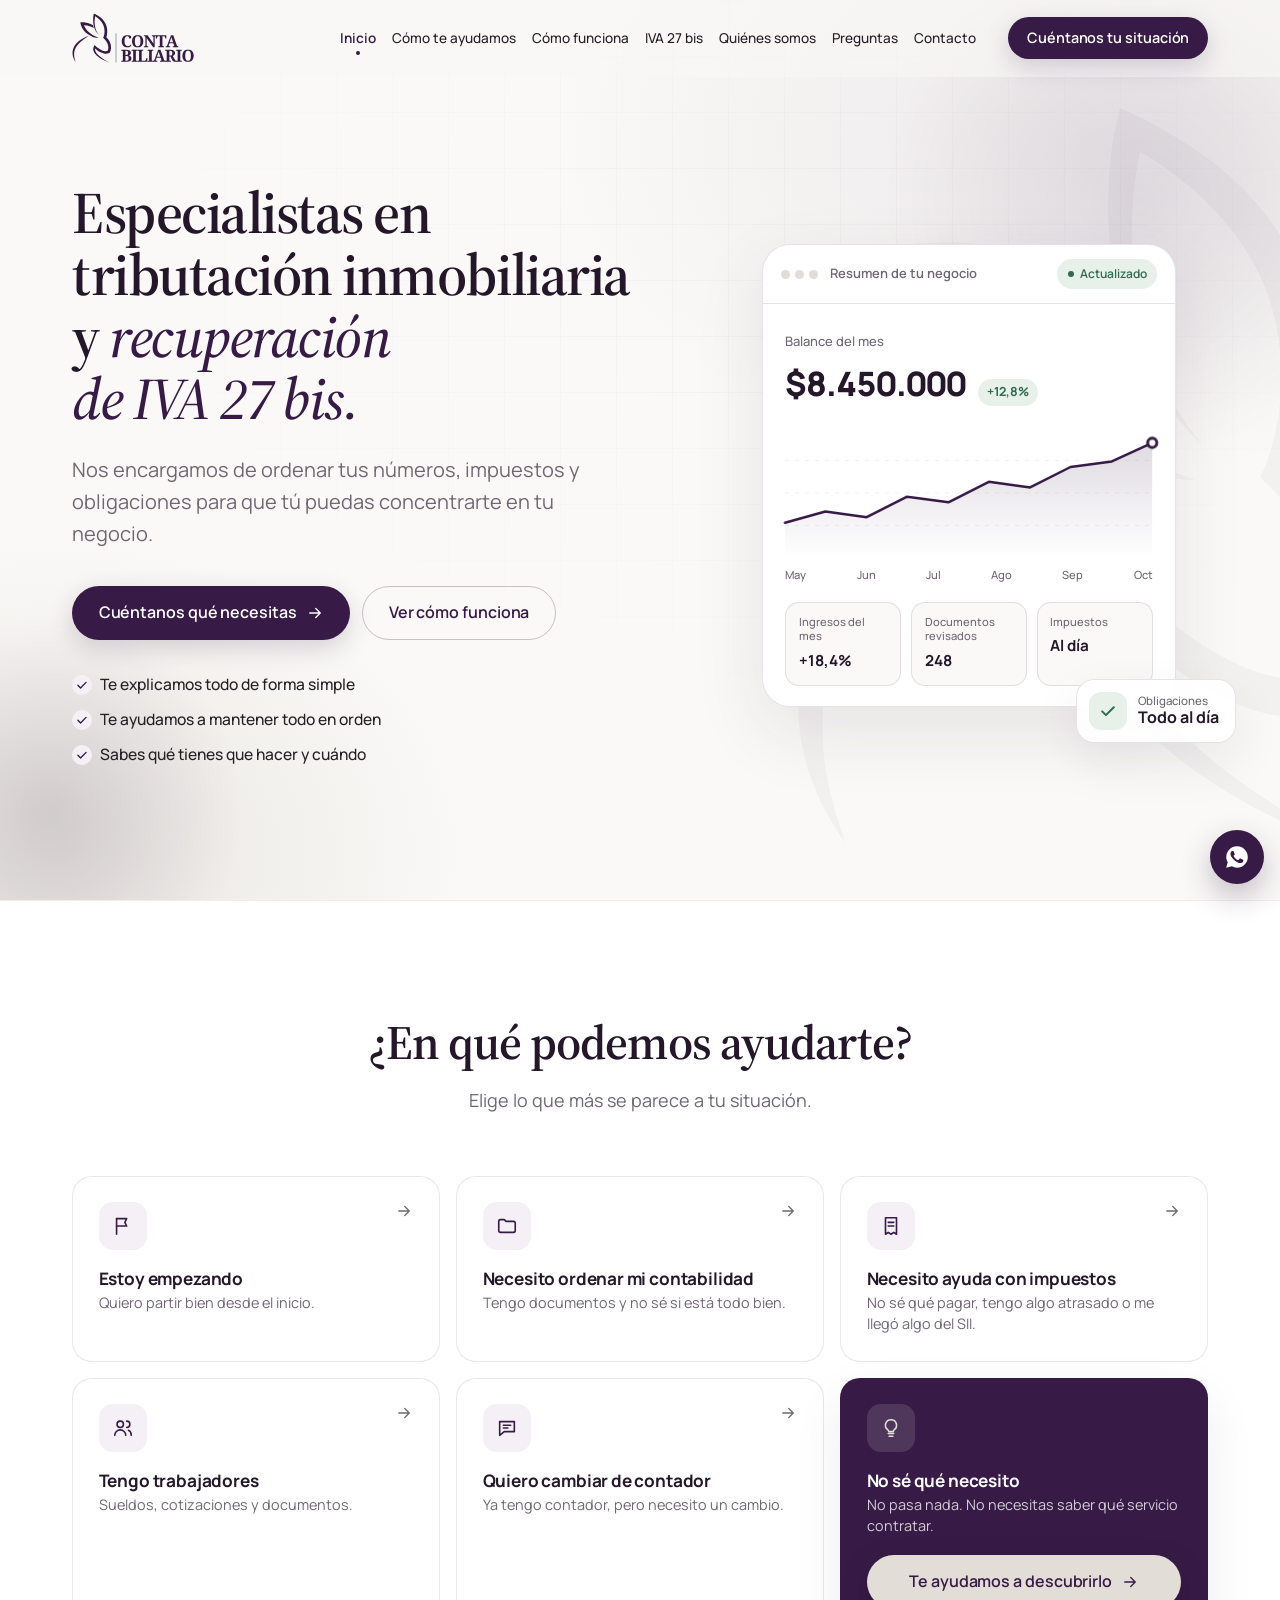
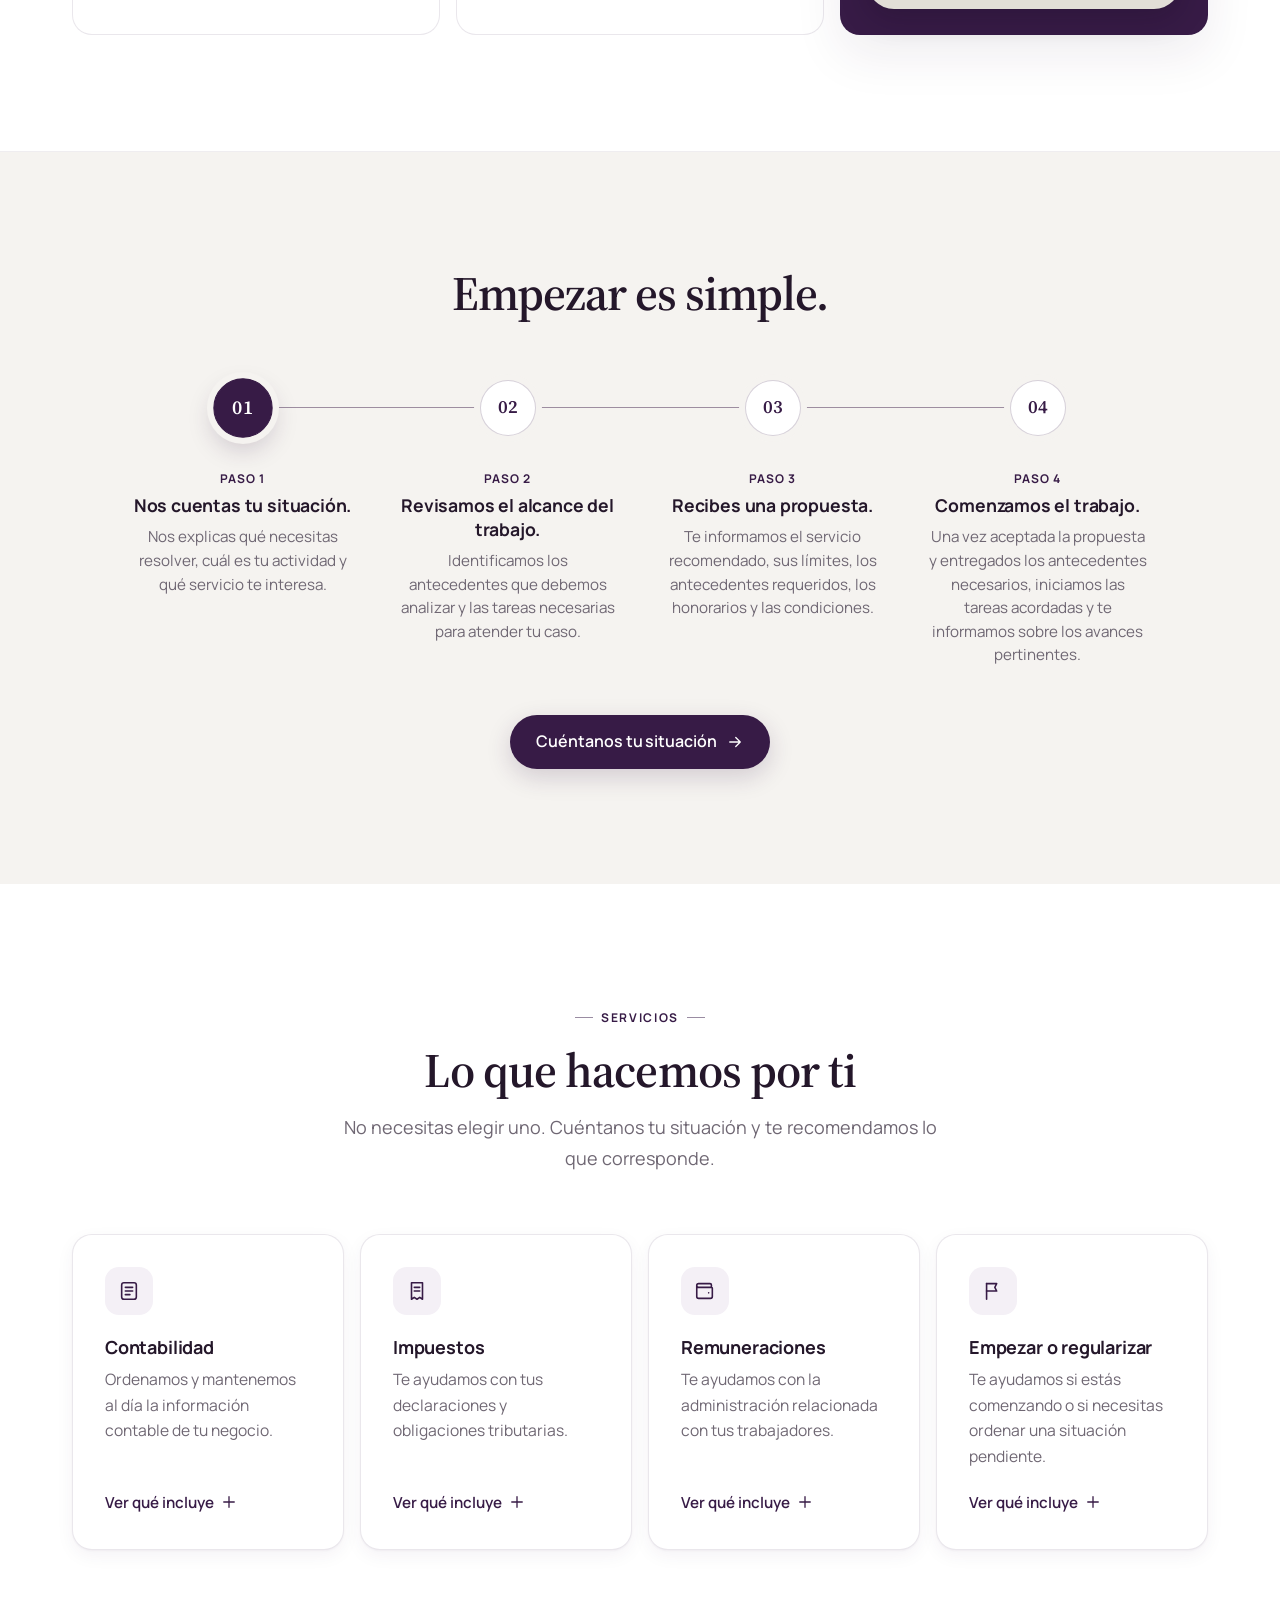
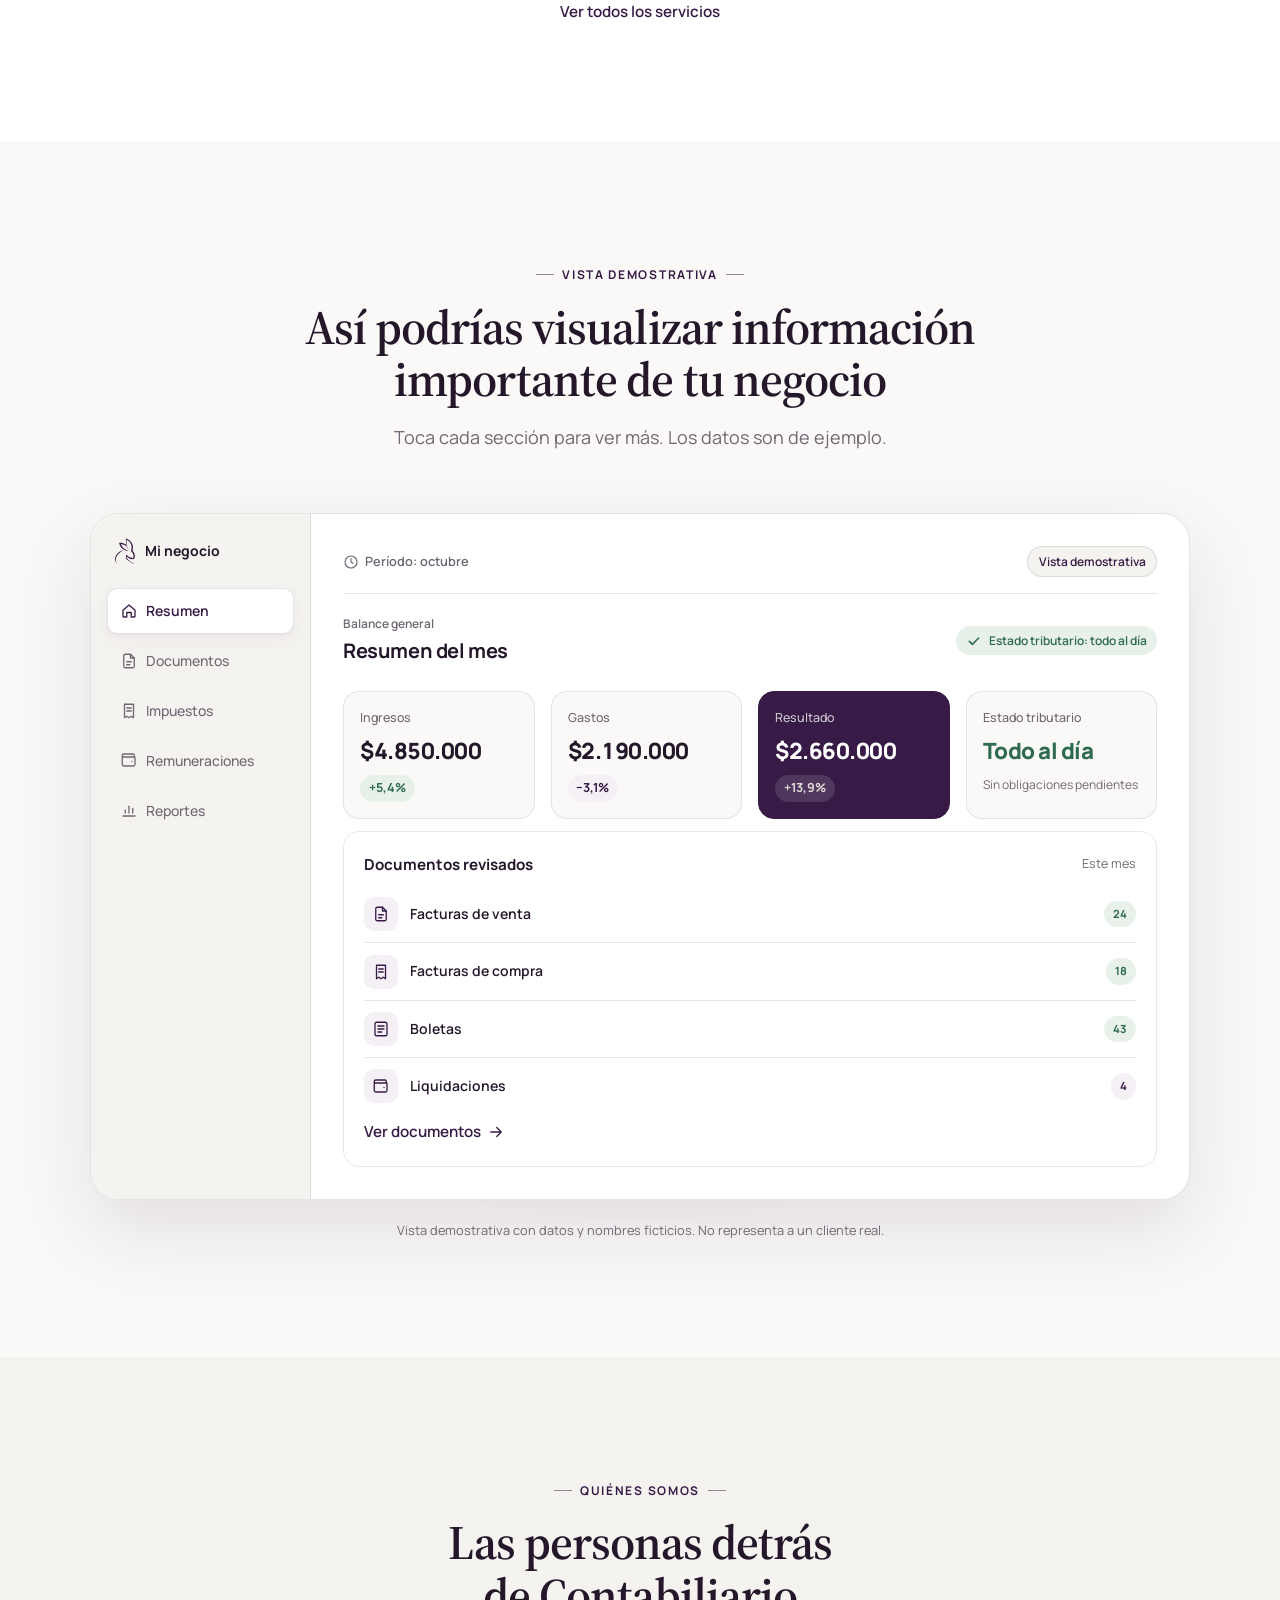
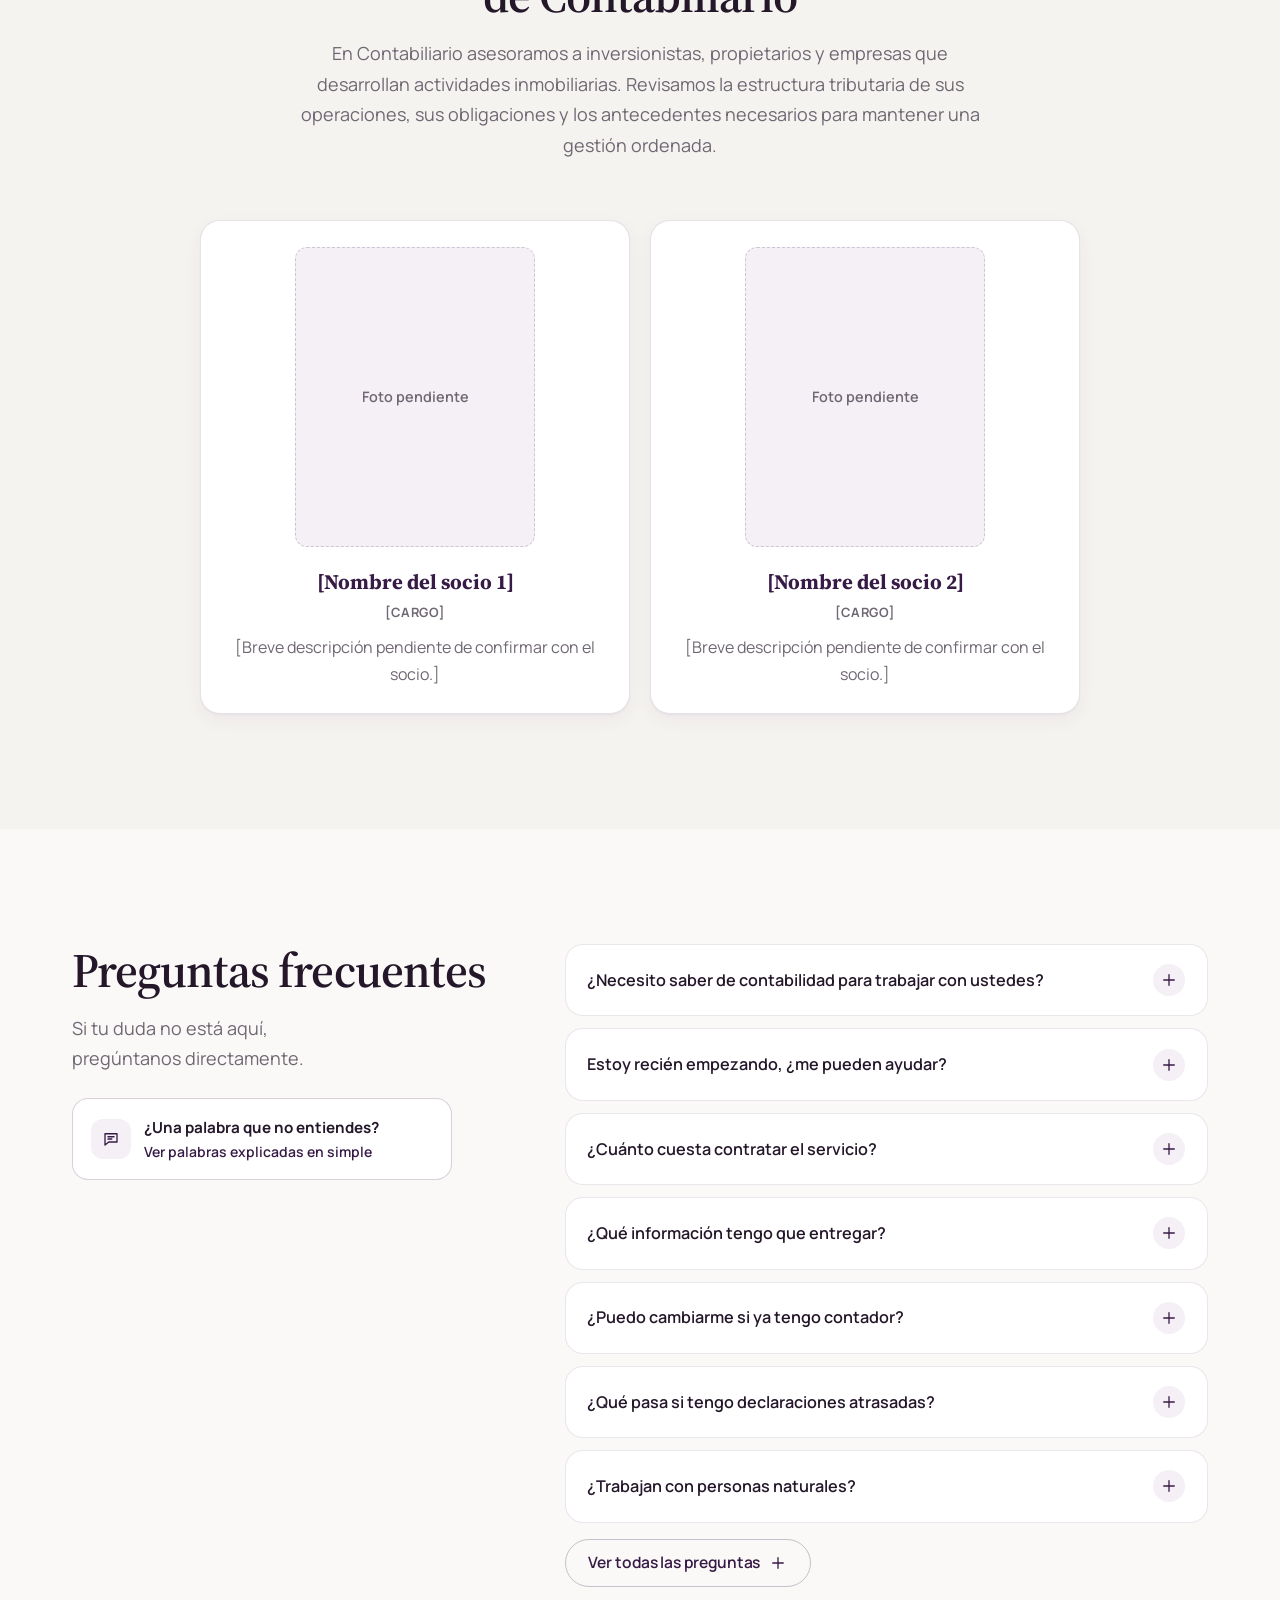
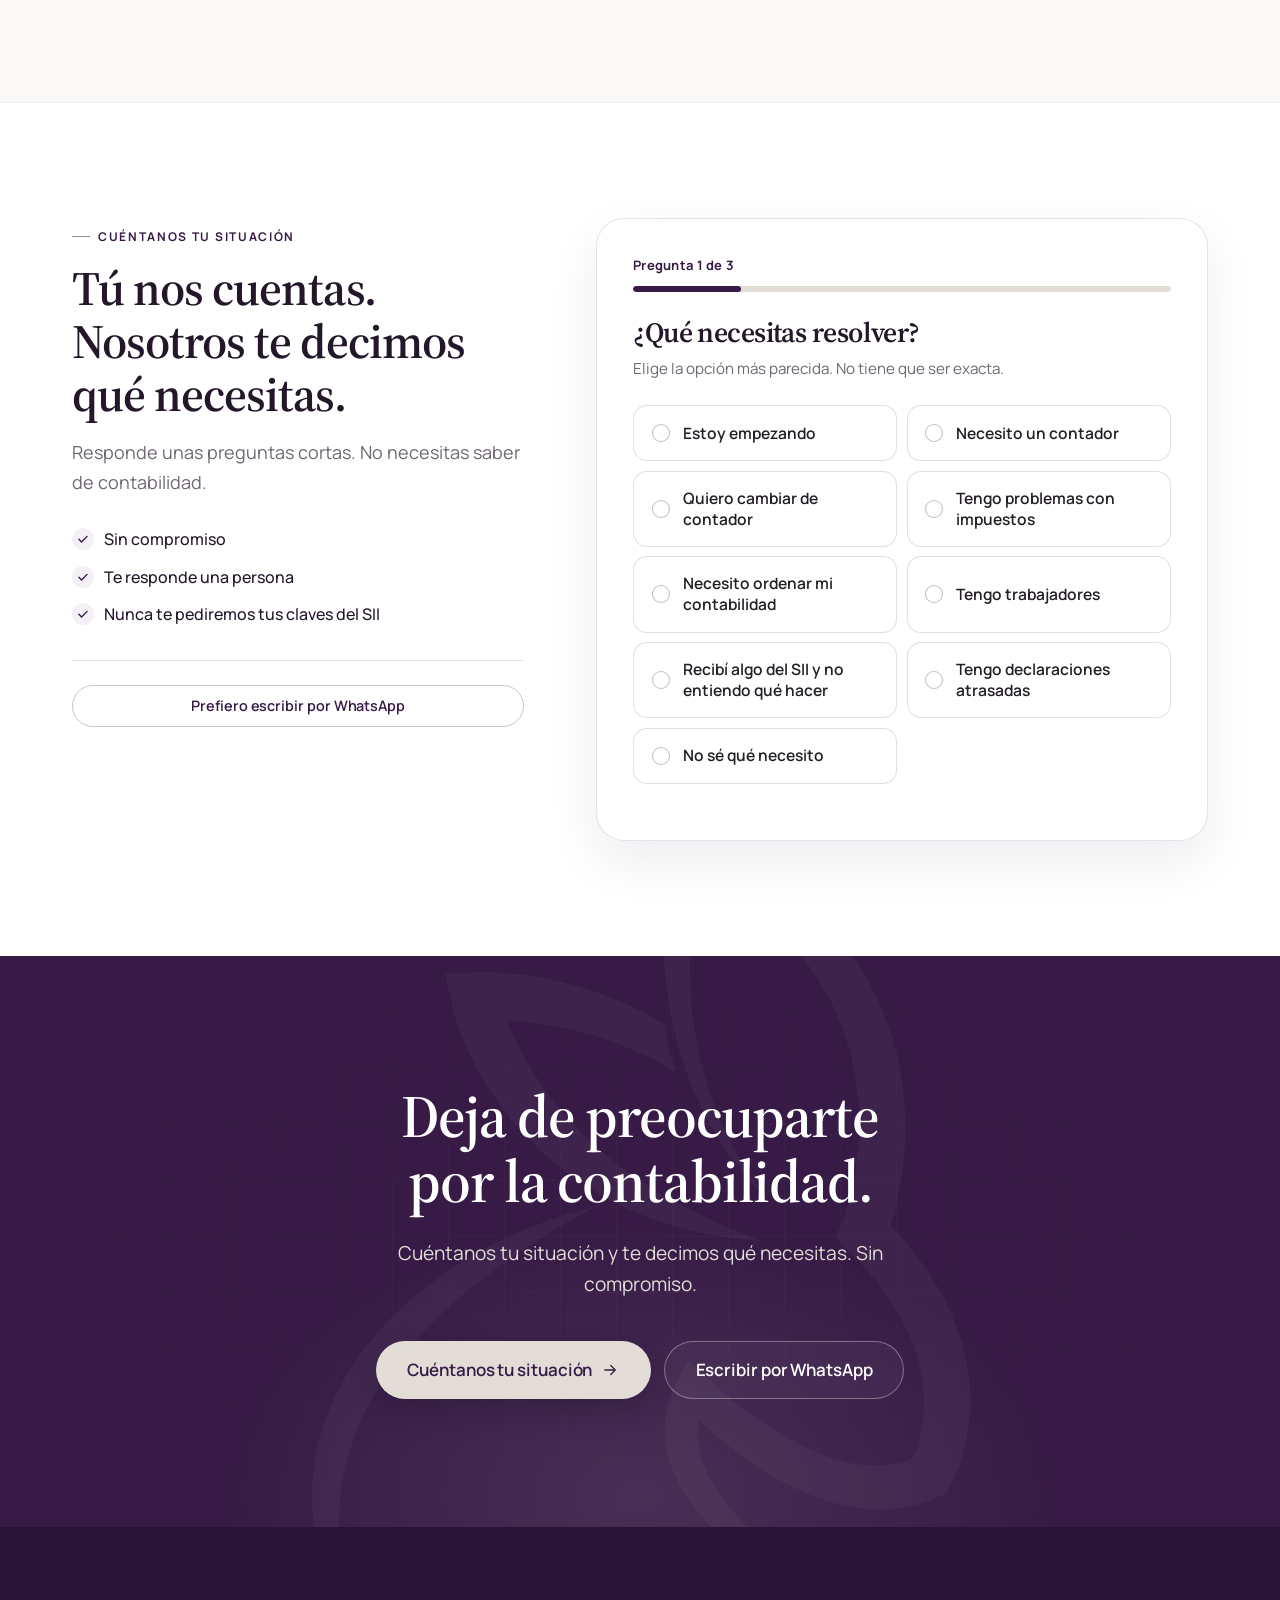
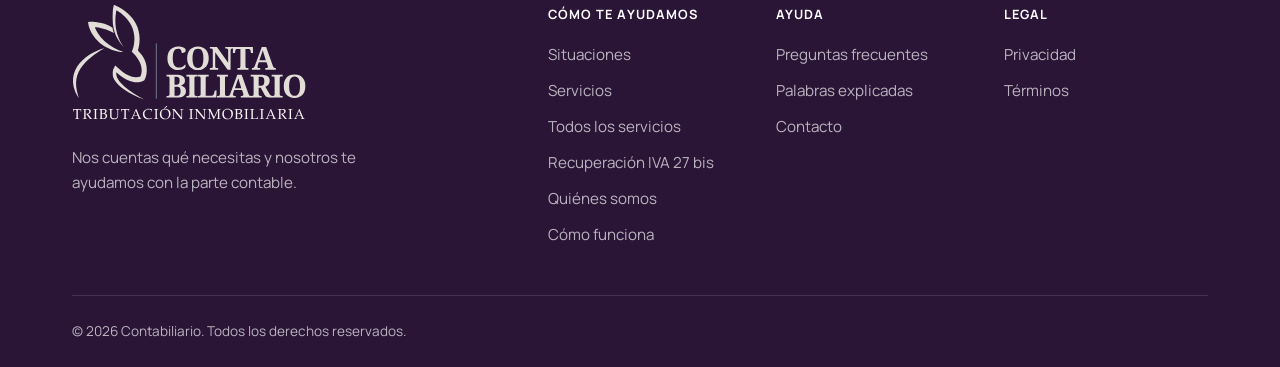
<file: index.html>
<!DOCTYPE html>
<html class="ctb-html" lang="es-CL">
<head>
<meta charset="UTF-8">
<meta name="viewport" content="width=device-width, initial-scale=1">
<title>Contador para Pymes en Chile | Contabiliario</title>
<script>document.documentElement.classList.add('ctb-js-enabled');setTimeout(function(){if(!window.ctbLoaded)document.documentElement.classList.remove('ctb-js-enabled');},4000);</script>
<link rel="preconnect" href="https://fonts.googleapis.com">
<link rel="preconnect" href="https://fonts.gstatic.com" crossorigin>
<link rel="stylesheet" href="https://fonts.googleapis.com/css2?family=Manrope:wght@400;500;600;700;800&family=Source+Serif+4:ital,wght@0,500;0,600;1,500;1,600&display=swap">
<link rel="stylesheet" href="assets/css/contabiliario.css?v=4.2.0">

<!-- Contabiliario: SEO -->
<!-- DEMO: no indexar en buscadores. Quitar al publicar el sitio real. -->
<meta name="robots" content="noindex, nofollow">
<meta name="theme-color" content="#371B46">
<meta name="description" content="Contador para pymes y emprendedores en Chile. Ordenamos tu contabilidad, tus impuestos y tus obligaciones con el SII para que te concentres en tu negocio.">
<meta property="og:type" content="website">
<meta property="og:locale" content="es_CL">
<meta property="og:site_name" content="Contabiliario">
<meta property="og:title" content="Contador para Pymes en Chile | Contabiliario">
<meta property="og:description" content="Servicios contables modernos para emprendedores y empresas. Mantén tus números organizados y concéntrate en hacer crecer tu negocio con Contabiliario.">
<meta property="og:image" content="assets/img/og-image.png">
<meta property="og:image:width" content="1200">
<meta property="og:image:height" content="630">
<meta property="og:image:alt" content="Contabiliario — Contabilidad clara para tu negocio">
<meta name="twitter:card" content="summary_large_image">
<meta name="twitter:title" content="Contador para Pymes en Chile | Contabiliario">
<meta name="twitter:description" content="Servicios contables modernos para emprendedores y empresas. Mantén tus números organizados y concéntrate en hacer crecer tu negocio con Contabiliario.">
<meta name="twitter:image" content="assets/img/og-image.png">
<link rel="icon" href="assets/img/favicon.ico" sizes="any">
<link rel="icon" href="assets/img/favicon-32.png" type="image/png" sizes="32x32">
<link rel="icon" href="assets/img/favicon-48.png" type="image/png" sizes="48x48">
<link rel="icon" href="assets/img/icon-192.png" type="image/png" sizes="192x192">
<link rel="icon" href="assets/img/favicon.svg" type="image/svg+xml">
<link rel="apple-touch-icon" href="assets/img/apple-touch-icon.png">
<script type="application/ld+json">{"@context":"https://schema.org","@type":"AccountingService","name":"Contabiliario","description":"Servicios contables modernos para emprendedores y empresas. Mantén tus números organizados y concéntrate en hacer crecer tu negocio con Contabiliario.","logo":"assets/img/icon-512.png","image":"assets/img/og-image.png"}</script>
<script type="application/ld+json">{"@context":"https://schema.org","@type":"FAQPage","mainEntity":[{"@type":"Question","name":"¿Necesito saber de contabilidad para trabajar con ustedes?","acceptedAnswer":{"@type":"Answer","text":"No. Esa es nuestra parte. Tú nos cuentas tu situación y te explicamos solo lo que necesitas saber."}},{"@type":"Question","name":"Estoy recién empezando, ¿me pueden ayudar?","acceptedAnswer":{"@type":"Answer","text":"Sí. Te ayudamos a entender qué necesitas hacer para empezar bien, desde el inicio de actividades hasta tus primeras declaraciones."}},{"@type":"Question","name":"¿Cuánto cuesta contratar el servicio?","acceptedAnswer":{"@type":"Answer","text":"El valor depende de lo que necesites y del movimiento de tu negocio. Primero revisamos tu situación y luego podemos indicarte qué servicio corresponde y cuánto costaría."}},{"@type":"Question","name":"¿Qué información tengo que entregar?","acceptedAnswer":{"@type":"Answer","text":"Para empezar, solo contarnos tu situación. Después te decimos exactamente qué documentos necesitamos, con una lista simple. Nunca te pediremos tus claves por formulario o mensaje."}},{"@type":"Question","name":"¿Puedo cambiarme si ya tengo contador?","acceptedAnswer":{"@type":"Answer","text":"Sí. Revisamos cómo está tu contabilidad actual y te explicamos cómo hacer el cambio sin perder información."}},{"@type":"Question","name":"¿Qué pasa si tengo declaraciones atrasadas?","acceptedAnswer":{"@type":"Answer","text":"Puedes consultarnos igual. Primero revisamos qué está pendiente y luego te proponemos cómo ponerte al día, paso a paso."}},{"@type":"Question","name":"¿Trabajan con personas naturales?","acceptedAnswer":{"@type":"Answer","text":"Sí. Si trabajas por tu cuenta o realizas actividades a tu nombre, también podemos ayudarte. No necesitas tener una empresa constituida para consultarnos."}},{"@type":"Question","name":"¿Pasa algo si tengo mi contabilidad desordenada?","acceptedAnswer":{"@type":"Answer","text":"Puedes contactarnos igualmente. Primero revisamos cómo está tu situación y desde ahí vemos qué necesita ordenarse."}},{"@type":"Question","name":"No entiendo nada de contabilidad, ¿es un problema?","acceptedAnswer":{"@type":"Answer","text":"No. La mayoría de las personas que nos escriben están igual. Te explicamos cada paso para que sepas qué está pasando."}},{"@type":"Question","name":"¿Cómo sé si mi problema es grave?","acceptedAnswer":{"@type":"Answer","text":"No necesitas saberlo antes de escribirnos. Revisamos tu caso y te decimos con calma qué tan urgente es y qué conviene hacer."}},{"@type":"Question","name":"¿Realmente necesito un contador?","acceptedAnswer":{"@type":"Answer","text":"Depende de tu caso. Si después de revisar tu situación vemos que todavía no lo necesitas, te lo diremos."}},{"@type":"Question","name":"¿Tengo que entregarles mis claves del SII?","acceptedAnswer":{"@type":"Answer","text":"Tu clave es personal: nunca la envíes por correo, WhatsApp ni mensajes. Cuando un trámite lo permite, puedes autorizar a tu contador desde el propio sitio del SII sin compartir tu clave. Te explicamos la opción más segura para cada caso."}},{"@type":"Question","name":"¿Qué tengo que hacer después de iniciar actividades?","acceptedAnswer":{"@type":"Answer","text":"Emitir tus boletas o facturas, guardar los respaldos de tus compras y declarar en los plazos que te correspondan. En muchos casos hay que declarar todos los meses, incluso si no vendiste."}},{"@type":"Question","name":"¿Puedo comenzar sin tener una empresa?","acceptedAnswer":{"@type":"Answer","text":"Sí. Puedes comenzar a tu nombre (como persona natural). Es más simple, aunque tus bienes personales y los del negocio no quedan separados. Te explicamos cuándo conviene cada opción."}},{"@type":"Question","name":"¿Cuándo conviene crear una empresa?","acceptedAnswer":{"@type":"Answer","text":"Suele convenir cuando el negocio crece, cuando quieres separar tus bienes personales o cuando tendrás socios. Depende de tus números, así que lo revisamos contigo antes de decidir."}},{"@type":"Question","name":"¿Cómo sé cuánto IVA tengo que pagar?","acceptedAnswer":{"@type":"Answer","text":"El IVA es el impuesto de tus ventas. En simple: al IVA de lo que vendiste se le resta el IVA de las compras de tu negocio bien respaldadas. La diferencia es lo que se paga. Te lo mostramos antes de declarar."}},{"@type":"Question","name":"¿Qué es el PPM?","acceptedAnswer":{"@type":"Answer","text":"Un pago mensual asociado a tus impuestos: es un adelanto del impuesto anual. Se descuenta después en la declaración de renta y, si pagaste de más, puede generar devolución."}},{"@type":"Question","name":"¿Qué pasa si declaro algo incorrectamente?","acceptedAnswer":{"@type":"Answer","text":"En muchos casos se puede corregir con una nueva declaración que reemplaza a la anterior. Lo importante es detectarlo a tiempo."}},{"@type":"Question","name":"Recibí una notificación del SII. ¿Qué hago?","acceptedAnswer":{"@type":"Answer","text":"No la ignores y revisa si indica un plazo. Luego escríbenos: revisamos qué te están pidiendo y te explicamos en simple qué responder."}},{"@type":"Question","name":"¿El precio cambia dependiendo de cuánto vendo?","acceptedAnswer":{"@type":"Answer","text":"Depende principalmente del trabajo que implica tu caso: cantidad de documentos, trabajadores y servicios que necesitas. Te lo explicamos con claridad antes de que decidas."}},{"@type":"Question","name":"¿Tengo que pagar algo adicional durante el año?","acceptedAnswer":{"@type":"Answer","text":"Algunos trámites puntuales, como la declaración anual o ponerse al día con atrasos, pueden cotizarse aparte. Siempre te lo informamos antes."}},{"@type":"Question","name":"¿Hay permanencia mínima?","acceptedAnswer":{"@type":"Answer","text":"Las condiciones se detallan en la propuesta. Te las explicamos antes de que decidas, para que no haya sorpresas."}},{"@type":"Question","name":"¿Qué tengo que enviar cada mes?","acceptedAnswer":{"@type":"Answer","text":"Depende de tu negocio. Normalmente: respaldos de gastos que no sean electrónicos, movimientos del banco e información de tus trabajadores si tienes. Te damos una lista simple."}},{"@type":"Question","name":"¿Tengo que enviar todas mis facturas una por una?","acceptedAnswer":{"@type":"Answer","text":"No necesariamente. Las facturas electrónicas quedan registradas en el SII y pueden revisarse desde ahí. Solo necesitamos lo que no aparece en el sistema."}},{"@type":"Question","name":"¿Qué pasa si pierdo un documento?","acceptedAnswer":{"@type":"Answer","text":"Los electrónicos normalmente se pueden recuperar. Si es otro tipo de respaldo, buscamos alternativas para justificar el movimiento."}}]}</script>
</head>
<body class="ctb-body">
<div class="ctb-page">

<a class="ctb-skip" href="#ctb-main">Saltar al contenido</a>

<!-- ============================== HEADER ============================== -->
<header class="ctb-header" data-ctb-header>
	<div class="ctb-container ctb-header__inner">
		<a class="ctb-brand" href="#inicio">
			<img class="ctb-brand__logo" src="assets/img/brand/logo-compact-purple.svg" width="113" height="46" alt="Contabiliario, ir al inicio" decoding="async" fetchpriority="high">		</a>

		<nav class="ctb-nav" aria-label="Navegación principal">
			<ul class="ctb-nav__list">
									<li><a class="ctb-nav__link" href="#inicio" data-ctb-nav="inicio">Inicio</a></li>
									<li><a class="ctb-nav__link" href="#ayuda" data-ctb-nav="ayuda">Cómo te ayudamos</a></li>
									<li><a class="ctb-nav__link" href="#como-funciona" data-ctb-nav="como-funciona">Cómo funciona</a></li>
									<li><a class="ctb-nav__link" href="27-bis.html">IVA 27&nbsp;bis</a></li>
<li><a class="ctb-nav__link" href="#quienes-somos" data-ctb-nav="quienes-somos">Quiénes somos</a></li>
<li><a class="ctb-nav__link" href="#faq" data-ctb-nav="faq">Preguntas</a></li>
									<li><a class="ctb-nav__link" href="#contacto" data-ctb-nav="contacto">Contacto</a></li>
							</ul>
		</nav>

		<a class="ctb-btn ctb-btn--primary ctb-btn--sm ctb-header__cta" href="#contacto" data-ctb-interest="" data-ctb-origin="header">Cuéntanos tu situación</a>

		<button class="ctb-burger" type="button" aria-expanded="false" aria-controls="ctb-mobile-menu" aria-label="Abrir menú" data-ctb-burger>
			<span class="ctb-burger__line"></span>
			<span class="ctb-burger__line"></span>
		</button>
	</div>

	<div class="ctb-mobile" id="ctb-mobile-menu" hidden data-ctb-mobile>
		<nav class="ctb-container" aria-label="Navegación móvil">
			<ul class="ctb-mobile__list">
									<li><a class="ctb-mobile__link" href="#inicio" data-ctb-nav="inicio">Inicio<svg class="ctb-icon ctb-icon--sm" viewBox="0 0 24 24" width="24" height="24" fill="none" stroke="currentColor" stroke-width="1.75" stroke-linecap="round" stroke-linejoin="round" aria-hidden="true" focusable="false"><path d="M5 12h14M13 6l6 6-6 6"/></svg></a></li>
									<li><a class="ctb-mobile__link" href="#ayuda" data-ctb-nav="ayuda">Cómo te ayudamos<svg class="ctb-icon ctb-icon--sm" viewBox="0 0 24 24" width="24" height="24" fill="none" stroke="currentColor" stroke-width="1.75" stroke-linecap="round" stroke-linejoin="round" aria-hidden="true" focusable="false"><path d="M5 12h14M13 6l6 6-6 6"/></svg></a></li>
									<li><a class="ctb-mobile__link" href="#como-funciona" data-ctb-nav="como-funciona">Cómo funciona<svg class="ctb-icon ctb-icon--sm" viewBox="0 0 24 24" width="24" height="24" fill="none" stroke="currentColor" stroke-width="1.75" stroke-linecap="round" stroke-linejoin="round" aria-hidden="true" focusable="false"><path d="M5 12h14M13 6l6 6-6 6"/></svg></a></li>
									<li><a class="ctb-mobile__link" href="27-bis.html">IVA 27&nbsp;bis</a></li>
<li><a class="ctb-mobile__link" href="#quienes-somos" data-ctb-nav="quienes-somos">Quiénes somos</a></li>
<li><a class="ctb-mobile__link" href="#faq" data-ctb-nav="faq">Preguntas<svg class="ctb-icon ctb-icon--sm" viewBox="0 0 24 24" width="24" height="24" fill="none" stroke="currentColor" stroke-width="1.75" stroke-linecap="round" stroke-linejoin="round" aria-hidden="true" focusable="false"><path d="M5 12h14M13 6l6 6-6 6"/></svg></a></li>
									<li><a class="ctb-mobile__link" href="#contacto" data-ctb-nav="contacto">Contacto<svg class="ctb-icon ctb-icon--sm" viewBox="0 0 24 24" width="24" height="24" fill="none" stroke="currentColor" stroke-width="1.75" stroke-linecap="round" stroke-linejoin="round" aria-hidden="true" focusable="false"><path d="M5 12h14M13 6l6 6-6 6"/></svg></a></li>
							</ul>
			<a class="ctb-btn ctb-btn--primary ctb-btn--block" href="#contacto" data-ctb-interest="" data-ctb-origin="menu-movil">Cuéntanos tu situación</a>
		</nav>
	</div>
</header>

<main id="ctb-main">

<!-- ============================== HERO ============================== -->
<section class="ctb-hero" id="inicio" aria-labelledby="ctb-hero-title">
	<div class="ctb-hero__bg" aria-hidden="true">
		<div class="ctb-hero__grid"></div>
		<div class="ctb-glow ctb-glow--a" data-ctb-parallax="0.08"></div>
		<div class="ctb-glow ctb-glow--b" data-ctb-parallax="-0.05"></div>
		<img class="ctb-watermark ctb-watermark--hero" src="assets/img/brand/symbol-purple.svg" width="562" height="720" alt="" decoding="async">	</div>

	<div class="ctb-container ctb-hero__inner">
		<div class="ctb-hero__copy">
			<h1 class="ctb-hero__title ctb-load" id="ctb-hero-title" style="--ctb-d:40ms">Especialistas en tributación inmobiliaria y <span class="ctb-hero__accent">recuperación de IVA 27&nbsp;bis.</span></h1>
			<p class="ctb-hero__lead ctb-load" style="--ctb-d:140ms">Nos encargamos de ordenar tus números, impuestos y obligaciones para que tú puedas concentrarte en tu negocio.</p>
			<div class="ctb-hero__actions ctb-load" style="--ctb-d:240ms">
				<a class="ctb-btn ctb-btn--primary ctb-btn--lg" href="#contacto" data-ctb-interest="" data-ctb-origin="hero">Cuéntanos qué necesitas<svg class="ctb-icon ctb-icon--sm ctb-btn__arrow" viewBox="0 0 24 24" width="24" height="24" fill="none" stroke="currentColor" stroke-width="1.75" stroke-linecap="round" stroke-linejoin="round" aria-hidden="true" focusable="false"><path d="M5 12h14M13 6l6 6-6 6"/></svg></a>
				<a class="ctb-btn ctb-btn--ghost ctb-btn--lg" href="#como-funciona">Ver cómo funciona</a>
			</div>
			<ul class="ctb-checks ctb-checks--stack ctb-load" style="--ctb-d:340ms">
				<li><svg class="ctb-icon ctb-icon--xs" viewBox="0 0 24 24" width="24" height="24" fill="none" stroke="currentColor" stroke-width="1.75" stroke-linecap="round" stroke-linejoin="round" aria-hidden="true" focusable="false"><path d="m5 12.5 4.5 4.5L19 7.5"/></svg>Te explicamos todo de forma simple</li>
				<li><svg class="ctb-icon ctb-icon--xs" viewBox="0 0 24 24" width="24" height="24" fill="none" stroke="currentColor" stroke-width="1.75" stroke-linecap="round" stroke-linejoin="round" aria-hidden="true" focusable="false"><path d="m5 12.5 4.5 4.5L19 7.5"/></svg>Te ayudamos a mantener todo en orden</li>
				<li><svg class="ctb-icon ctb-icon--xs" viewBox="0 0 24 24" width="24" height="24" fill="none" stroke="currentColor" stroke-width="1.75" stroke-linecap="round" stroke-linejoin="round" aria-hidden="true" focusable="false"><path d="m5 12.5 4.5 4.5L19 7.5"/></svg>Sabes qué tienes que hacer y cuándo</li>
			</ul>
		</div>

		<div class="ctb-hero__visual ctb-load ctb-load--scale" style="--ctb-d:220ms" role="img" aria-label="Ilustración de un panel con el balance del mes, facturas revisadas y obligaciones al día">
			<div class="ctb-panel ctb-panel--hero" aria-hidden="true">
				<div class="ctb-panel__bar">
					<span class="ctb-dots"><i></i><i></i><i></i></span>
					<span class="ctb-panel__title">Resumen de tu negocio</span>
					<span class="ctb-tag ctb-tag--live"><i></i>Actualizado</span>
				</div>
				<div class="ctb-panel__body">
					<div class="ctb-kpi">
						<span class="ctb-kpi__label">Balance del mes</span>
						<div class="ctb-kpi__row">
							<strong class="ctb-kpi__value">$8.450.000</strong>
							<span class="ctb-trend">+12,8%</span>
						</div>
					</div>
					<svg class="ctb-linechart" viewBox="0 0 400 140" preserveAspectRatio="none">
						<defs>
							<linearGradient id="ctb-area" x1="0" y1="0" x2="0" y2="1">
								<stop offset="0" stop-color="#371B46" stop-opacity=".16"/>
								<stop offset="1" stop-color="#371B46" stop-opacity="0"/>
							</linearGradient>
						</defs>
						<g class="ctb-linechart__grid"><path d="M0 35H400M0 70H400M0 105H400"/></g>
						<path class="ctb-linechart__area" d="M0 102 L44 90 L89 96 L133 74 L178 80 L222 58 L267 64 L311 42 L356 36 L400 16 L400 140 L0 140Z" fill="url(#ctb-area)"/>
						<path class="ctb-linechart__line" pathLength="1" d="M0 102 L44 90 L89 96 L133 74 L178 80 L222 58 L267 64 L311 42 L356 36 L400 16"/>
						<circle class="ctb-linechart__dot" cx="400" cy="16" r="5"/>
					</svg>
					<div class="ctb-panel__months"><span>May</span><span>Jun</span><span>Jul</span><span>Ago</span><span>Sep</span><span>Oct</span></div>
					<div class="ctb-minis">
						<div class="ctb-mini"><span>Ingresos del mes</span><strong>+18,4%</strong></div>
						<div class="ctb-mini"><span>Documentos revisados</span><strong>248</strong></div>
						<div class="ctb-mini"><span>Impuestos</span><strong>Al día</strong></div>
					</div>
				</div>
			</div>
			<div class="ctb-float ctb-float--b" aria-hidden="true">
				<span class="ctb-float__icon ctb-float__icon--ok"><svg class="ctb-icon" viewBox="0 0 24 24" width="24" height="24" fill="none" stroke="currentColor" stroke-width="1.75" stroke-linecap="round" stroke-linejoin="round" aria-hidden="true" focusable="false"><path d="m5 12.5 4.5 4.5L19 7.5"/></svg></span>
				<span class="ctb-float__text"><span>Obligaciones</span><strong>Todo al día</strong></span>
			</div>
		</div>
	</div>
</section>

<!-- ============================== ¿EN QUÉ PODEMOS AYUDARTE? ============================== -->
<section class="ctb-section ctb-help" id="ayuda" aria-labelledby="ctb-help-title">
	<div class="ctb-container">
		<header class="ctb-head ctb-head--center ctb-animate ctb-fade-up">
			<h2 class="ctb-h2" id="ctb-help-title">¿En qué podemos ayudarte?</h2>
			<p class="ctb-lead">Elige lo que más se parece a tu situación.</p>
		</header>
		<ul class="ctb-help__grid" data-ctb-stagger>
												<li class="ctb-animate ctb-fade-up ctb-help__item">
						<button class="ctb-sit" type="button" data-ctb-open="ctb-tpl-help-empezando" data-ctb-track="clic_situacion" data-ctb-track-id="empezando" aria-haspopup="dialog">
							<span class="ctb-sit__icon"><svg class="ctb-icon" viewBox="0 0 24 24" width="24" height="24" fill="none" stroke="currentColor" stroke-width="1.75" stroke-linecap="round" stroke-linejoin="round" aria-hidden="true" focusable="false"><path d="M5 21V4"/><path d="M5 4h11l-2 4 2 4H5"/></svg></span>
							<span class="ctb-sit__body">
								<span class="ctb-sit__title">Estoy empezando</span>
								<span class="ctb-sit__short">Quiero partir bien desde el inicio.</span>
							</span>
							<span class="ctb-sit__go" aria-hidden="true"><svg class="ctb-icon ctb-icon--sm" viewBox="0 0 24 24" width="24" height="24" fill="none" stroke="currentColor" stroke-width="1.75" stroke-linecap="round" stroke-linejoin="round" aria-hidden="true" focusable="false"><path d="M5 12h14M13 6l6 6-6 6"/></svg></span>
						</button>
					</li>
																<li class="ctb-animate ctb-fade-up ctb-help__item">
						<button class="ctb-sit" type="button" data-ctb-open="ctb-tpl-help-ordenar" data-ctb-track="clic_situacion" data-ctb-track-id="ordenar" aria-haspopup="dialog">
							<span class="ctb-sit__icon"><svg class="ctb-icon" viewBox="0 0 24 24" width="24" height="24" fill="none" stroke="currentColor" stroke-width="1.75" stroke-linecap="round" stroke-linejoin="round" aria-hidden="true" focusable="false"><path d="M3 7a2 2 0 0 1 2-2h4l2 2h8a2 2 0 0 1 2 2v8a2 2 0 0 1-2 2H5a2 2 0 0 1-2-2V7Z"/></svg></span>
							<span class="ctb-sit__body">
								<span class="ctb-sit__title">Necesito ordenar mi contabilidad</span>
								<span class="ctb-sit__short">Tengo documentos y no sé si está todo bien.</span>
							</span>
							<span class="ctb-sit__go" aria-hidden="true"><svg class="ctb-icon ctb-icon--sm" viewBox="0 0 24 24" width="24" height="24" fill="none" stroke="currentColor" stroke-width="1.75" stroke-linecap="round" stroke-linejoin="round" aria-hidden="true" focusable="false"><path d="M5 12h14M13 6l6 6-6 6"/></svg></span>
						</button>
					</li>
																<li class="ctb-animate ctb-fade-up ctb-help__item">
						<button class="ctb-sit" type="button" data-ctb-open="ctb-tpl-help-impuestos" data-ctb-track="clic_situacion" data-ctb-track-id="impuestos" aria-haspopup="dialog">
							<span class="ctb-sit__icon"><svg class="ctb-icon" viewBox="0 0 24 24" width="24" height="24" fill="none" stroke="currentColor" stroke-width="1.75" stroke-linecap="round" stroke-linejoin="round" aria-hidden="true" focusable="false"><path d="M6 3h12v18l-3-2-3 2-3-2-3 2V3Z"/><path d="M9 8h6M9 12h6"/></svg></span>
							<span class="ctb-sit__body">
								<span class="ctb-sit__title">Necesito ayuda con impuestos</span>
								<span class="ctb-sit__short">No sé qué pagar, tengo algo atrasado o me llegó algo del SII.</span>
							</span>
							<span class="ctb-sit__go" aria-hidden="true"><svg class="ctb-icon ctb-icon--sm" viewBox="0 0 24 24" width="24" height="24" fill="none" stroke="currentColor" stroke-width="1.75" stroke-linecap="round" stroke-linejoin="round" aria-hidden="true" focusable="false"><path d="M5 12h14M13 6l6 6-6 6"/></svg></span>
						</button>
					</li>
																<li class="ctb-animate ctb-fade-up ctb-help__item">
						<button class="ctb-sit" type="button" data-ctb-open="ctb-tpl-help-trabajadores" data-ctb-track="clic_situacion" data-ctb-track-id="trabajadores" aria-haspopup="dialog">
							<span class="ctb-sit__icon"><svg class="ctb-icon" viewBox="0 0 24 24" width="24" height="24" fill="none" stroke="currentColor" stroke-width="1.75" stroke-linecap="round" stroke-linejoin="round" aria-hidden="true" focusable="false"><circle cx="9" cy="8" r="3.5"/><path d="M3 20c0-3.3 2.7-6 6-6s6 2.7 6 6"/><path d="M16 4.5a3.5 3.5 0 0 1 0 7"/><path d="M18 14.5c1.8.8 3 2.7 3 5.5"/></svg></span>
							<span class="ctb-sit__body">
								<span class="ctb-sit__title">Tengo trabajadores</span>
								<span class="ctb-sit__short">Sueldos, cotizaciones y documentos.</span>
							</span>
							<span class="ctb-sit__go" aria-hidden="true"><svg class="ctb-icon ctb-icon--sm" viewBox="0 0 24 24" width="24" height="24" fill="none" stroke="currentColor" stroke-width="1.75" stroke-linecap="round" stroke-linejoin="round" aria-hidden="true" focusable="false"><path d="M5 12h14M13 6l6 6-6 6"/></svg></span>
						</button>
					</li>
																<li class="ctb-animate ctb-fade-up ctb-help__item">
						<button class="ctb-sit" type="button" data-ctb-open="ctb-tpl-help-cambiar" data-ctb-track="clic_situacion" data-ctb-track-id="cambiar" aria-haspopup="dialog">
							<span class="ctb-sit__icon"><svg class="ctb-icon" viewBox="0 0 24 24" width="24" height="24" fill="none" stroke="currentColor" stroke-width="1.75" stroke-linecap="round" stroke-linejoin="round" aria-hidden="true" focusable="false"><path d="M4 5h16v11H9l-5 4V5Z"/><path d="M8 9h8M8 12h5"/></svg></span>
							<span class="ctb-sit__body">
								<span class="ctb-sit__title">Quiero cambiar de contador</span>
								<span class="ctb-sit__short">Ya tengo contador, pero necesito un cambio.</span>
							</span>
							<span class="ctb-sit__go" aria-hidden="true"><svg class="ctb-icon ctb-icon--sm" viewBox="0 0 24 24" width="24" height="24" fill="none" stroke="currentColor" stroke-width="1.75" stroke-linecap="round" stroke-linejoin="round" aria-hidden="true" focusable="false"><path d="M5 12h14M13 6l6 6-6 6"/></svg></span>
						</button>
					</li>
																<li class="ctb-animate ctb-fade-up ctb-help__item ctb-help__item--featured">
						<div class="ctb-sit ctb-sit--featured">
							<span class="ctb-sit__icon"><svg class="ctb-icon" viewBox="0 0 24 24" width="24" height="24" fill="none" stroke="currentColor" stroke-width="1.75" stroke-linecap="round" stroke-linejoin="round" aria-hidden="true" focusable="false"><path d="M9 18h6M10 21h4"/><path d="M12 3a6 6 0 0 0-3.5 10.9c.6.5 1 1.2 1 2.1h5c0-.9.4-1.6 1-2.1A6 6 0 0 0 12 3Z"/></svg></span>
							<span class="ctb-sit__body">
								<span class="ctb-sit__title">No sé qué necesito</span>
								<span class="ctb-sit__short">No pasa nada. No necesitas saber qué servicio contratar.</span>
							</span>
							<a class="ctb-btn ctb-btn--light ctb-btn--lg ctb-sit__cta" href="#contacto" data-ctb-interest="nose" data-ctb-origin="situacion-nose">Te ayudamos a descubrirlo<svg class="ctb-icon ctb-icon--sm ctb-btn__arrow" viewBox="0 0 24 24" width="24" height="24" fill="none" stroke="currentColor" stroke-width="1.75" stroke-linecap="round" stroke-linejoin="round" aria-hidden="true" focusable="false"><path d="M5 12h14M13 6l6 6-6 6"/></svg></a>
						</div>
					</li>
									</ul>

					<template id="ctb-tpl-help-empezando">
				<div class="ctb-detail">
					<div class="ctb-detail__head">
						<span class="ctb-iconbox"><svg class="ctb-icon" viewBox="0 0 24 24" width="24" height="24" fill="none" stroke="currentColor" stroke-width="1.75" stroke-linecap="round" stroke-linejoin="round" aria-hidden="true" focusable="false"><path d="M5 21V4"/><path d="M5 4h11l-2 4 2 4H5"/></svg></span>
						<h2 class="ctb-detail__title ctb-detail__title--lg" id="ctb-modal-title">Estoy empezando</h2>
					</div>
					<p class="ctb-detail__text">Si estás comenzando, podemos ayudarte a entender qué necesitas hacer para empezar correctamente.</p>
					<p class="ctb-detail__label">Podemos ayudarte con</p>
					<ul class="ctb-includes">
													<li><svg class="ctb-icon ctb-icon--xs" viewBox="0 0 24 24" width="24" height="24" fill="none" stroke="currentColor" stroke-width="1.75" stroke-linecap="round" stroke-linejoin="round" aria-hidden="true" focusable="false"><path d="m5 12.5 4.5 4.5L19 7.5"/></svg>Inicio de actividades (avisarle al SII que empiezas)</li>
													<li><svg class="ctb-icon ctb-icon--xs" viewBox="0 0 24 24" width="24" height="24" fill="none" stroke="currentColor" stroke-width="1.75" stroke-linecap="round" stroke-linejoin="round" aria-hidden="true" focusable="false"><path d="m5 12.5 4.5 4.5L19 7.5"/></svg>Organización inicial</li>
													<li><svg class="ctb-icon ctb-icon--xs" viewBox="0 0 24 24" width="24" height="24" fill="none" stroke="currentColor" stroke-width="1.75" stroke-linecap="round" stroke-linejoin="round" aria-hidden="true" focusable="false"><path d="m5 12.5 4.5 4.5L19 7.5"/></svg>Boletas y facturas: cuál te corresponde</li>
													<li><svg class="ctb-icon ctb-icon--xs" viewBox="0 0 24 24" width="24" height="24" fill="none" stroke="currentColor" stroke-width="1.75" stroke-linecap="round" stroke-linejoin="round" aria-hidden="true" focusable="false"><path d="m5 12.5 4.5 4.5L19 7.5"/></svg>Tus primeras declaraciones</li>
											</ul>
					<a class="ctb-btn ctb-btn--primary ctb-btn--block ctb-btn--lg" href="#contacto" data-ctb-interest="empezando" data-ctb-origin="situacion-empezando">Estoy empezando<svg class="ctb-icon ctb-icon--sm ctb-btn__arrow" viewBox="0 0 24 24" width="24" height="24" fill="none" stroke="currentColor" stroke-width="1.75" stroke-linecap="round" stroke-linejoin="round" aria-hidden="true" focusable="false"><path d="M5 12h14M13 6l6 6-6 6"/></svg></a>
					<p class="ctb-detail__fine">Te hacemos unas preguntas cortas y te contactamos. Sin compromiso.</p>
				</div>
			</template>
					<template id="ctb-tpl-help-ordenar">
				<div class="ctb-detail">
					<div class="ctb-detail__head">
						<span class="ctb-iconbox"><svg class="ctb-icon" viewBox="0 0 24 24" width="24" height="24" fill="none" stroke="currentColor" stroke-width="1.75" stroke-linecap="round" stroke-linejoin="round" aria-hidden="true" focusable="false"><path d="M3 7a2 2 0 0 1 2-2h4l2 2h8a2 2 0 0 1 2 2v8a2 2 0 0 1-2 2H5a2 2 0 0 1-2-2V7Z"/></svg></span>
						<h2 class="ctb-detail__title ctb-detail__title--lg" id="ctb-modal-title">Necesito ordenar mi contabilidad</h2>
					</div>
					<p class="ctb-detail__text">Si tienes ventas, compras, facturas o documentos y ya no sabes si está todo correctamente organizado, podemos ayudarte.</p>
					<p class="ctb-detail__label">Podemos ayudarte con</p>
					<ul class="ctb-includes">
													<li><svg class="ctb-icon ctb-icon--xs" viewBox="0 0 24 24" width="24" height="24" fill="none" stroke="currentColor" stroke-width="1.75" stroke-linecap="round" stroke-linejoin="round" aria-hidden="true" focusable="false"><path d="m5 12.5 4.5 4.5L19 7.5"/></svg>Revisamos tu situación</li>
													<li><svg class="ctb-icon ctb-icon--xs" viewBox="0 0 24 24" width="24" height="24" fill="none" stroke="currentColor" stroke-width="1.75" stroke-linecap="round" stroke-linejoin="round" aria-hidden="true" focusable="false"><path d="m5 12.5 4.5 4.5L19 7.5"/></svg>Organizamos la información</li>
													<li><svg class="ctb-icon ctb-icon--xs" viewBox="0 0 24 24" width="24" height="24" fill="none" stroke="currentColor" stroke-width="1.75" stroke-linecap="round" stroke-linejoin="round" aria-hidden="true" focusable="false"><path d="m5 12.5 4.5 4.5L19 7.5"/></svg>Te explicamos qué falta</li>
													<li><svg class="ctb-icon ctb-icon--xs" viewBox="0 0 24 24" width="24" height="24" fill="none" stroke="currentColor" stroke-width="1.75" stroke-linecap="round" stroke-linejoin="round" aria-hidden="true" focusable="false"><path d="m5 12.5 4.5 4.5L19 7.5"/></svg>Te ayudamos a mantenerla ordenada</li>
											</ul>
					<a class="ctb-btn ctb-btn--primary ctb-btn--block ctb-btn--lg" href="#contacto" data-ctb-interest="ordenar" data-ctb-origin="situacion-ordenar">Quiero ordenar mi contabilidad<svg class="ctb-icon ctb-icon--sm ctb-btn__arrow" viewBox="0 0 24 24" width="24" height="24" fill="none" stroke="currentColor" stroke-width="1.75" stroke-linecap="round" stroke-linejoin="round" aria-hidden="true" focusable="false"><path d="M5 12h14M13 6l6 6-6 6"/></svg></a>
					<p class="ctb-detail__fine">Te hacemos unas preguntas cortas y te contactamos. Sin compromiso.</p>
				</div>
			</template>
					<template id="ctb-tpl-help-impuestos">
				<div class="ctb-detail">
					<div class="ctb-detail__head">
						<span class="ctb-iconbox"><svg class="ctb-icon" viewBox="0 0 24 24" width="24" height="24" fill="none" stroke="currentColor" stroke-width="1.75" stroke-linecap="round" stroke-linejoin="round" aria-hidden="true" focusable="false"><path d="M6 3h12v18l-3-2-3 2-3-2-3 2V3Z"/><path d="M9 8h6M9 12h6"/></svg></span>
						<h2 class="ctb-detail__title ctb-detail__title--lg" id="ctb-modal-title">Necesito ayuda con impuestos</h2>
					</div>
					<p class="ctb-detail__text">Si no sabes qué debes pagar, tienes declaraciones pendientes o recibiste una notificación que no entiendes, podemos revisar tu situación contigo.</p>
					<p class="ctb-detail__label">Podemos ayudarte con</p>
					<ul class="ctb-includes">
													<li><svg class="ctb-icon ctb-icon--xs" viewBox="0 0 24 24" width="24" height="24" fill="none" stroke="currentColor" stroke-width="1.75" stroke-linecap="round" stroke-linejoin="round" aria-hidden="true" focusable="false"><path d="m5 12.5 4.5 4.5L19 7.5"/></svg>Revisamos qué debes y por qué</li>
													<li><svg class="ctb-icon ctb-icon--xs" viewBox="0 0 24 24" width="24" height="24" fill="none" stroke="currentColor" stroke-width="1.75" stroke-linecap="round" stroke-linejoin="round" aria-hidden="true" focusable="false"><path d="m5 12.5 4.5 4.5L19 7.5"/></svg>Te ayudamos con declaraciones pendientes</li>
													<li><svg class="ctb-icon ctb-icon--xs" viewBox="0 0 24 24" width="24" height="24" fill="none" stroke="currentColor" stroke-width="1.75" stroke-linecap="round" stroke-linejoin="round" aria-hidden="true" focusable="false"><path d="m5 12.5 4.5 4.5L19 7.5"/></svg>Te explicamos lo que te envió el SII</li>
													<li><svg class="ctb-icon ctb-icon--xs" viewBox="0 0 24 24" width="24" height="24" fill="none" stroke="currentColor" stroke-width="1.75" stroke-linecap="round" stroke-linejoin="round" aria-hidden="true" focusable="false"><path d="m5 12.5 4.5 4.5L19 7.5"/></svg>Te avisamos las próximas fechas</li>
											</ul>
					<a class="ctb-btn ctb-btn--primary ctb-btn--block ctb-btn--lg" href="#contacto" data-ctb-interest="impuestos" data-ctb-origin="situacion-impuestos">Necesito ayuda con impuestos<svg class="ctb-icon ctb-icon--sm ctb-btn__arrow" viewBox="0 0 24 24" width="24" height="24" fill="none" stroke="currentColor" stroke-width="1.75" stroke-linecap="round" stroke-linejoin="round" aria-hidden="true" focusable="false"><path d="M5 12h14M13 6l6 6-6 6"/></svg></a>
					<p class="ctb-detail__fine">Te hacemos unas preguntas cortas y te contactamos. Sin compromiso.</p>
				</div>
			</template>
					<template id="ctb-tpl-help-trabajadores">
				<div class="ctb-detail">
					<div class="ctb-detail__head">
						<span class="ctb-iconbox"><svg class="ctb-icon" viewBox="0 0 24 24" width="24" height="24" fill="none" stroke="currentColor" stroke-width="1.75" stroke-linecap="round" stroke-linejoin="round" aria-hidden="true" focusable="false"><circle cx="9" cy="8" r="3.5"/><path d="M3 20c0-3.3 2.7-6 6-6s6 2.7 6 6"/><path d="M16 4.5a3.5 3.5 0 0 1 0 7"/><path d="M18 14.5c1.8.8 3 2.7 3 5.5"/></svg></span>
						<h2 class="ctb-detail__title ctb-detail__title--lg" id="ctb-modal-title">Tengo trabajadores</h2>
					</div>
					<p class="ctb-detail__text">Te ayudamos con la parte administrativa relacionada con remuneraciones para que tengas todo organizado.</p>
					<p class="ctb-detail__label">Podemos ayudarte con</p>
					<ul class="ctb-includes">
													<li><svg class="ctb-icon ctb-icon--xs" viewBox="0 0 24 24" width="24" height="24" fill="none" stroke="currentColor" stroke-width="1.75" stroke-linecap="round" stroke-linejoin="round" aria-hidden="true" focusable="false"><path d="m5 12.5 4.5 4.5L19 7.5"/></svg>Liquidaciones de sueldo</li>
													<li><svg class="ctb-icon ctb-icon--xs" viewBox="0 0 24 24" width="24" height="24" fill="none" stroke="currentColor" stroke-width="1.75" stroke-linecap="round" stroke-linejoin="round" aria-hidden="true" focusable="false"><path d="m5 12.5 4.5 4.5L19 7.5"/></svg>Cotizaciones: pensión, salud y seguro de cesantía</li>
													<li><svg class="ctb-icon ctb-icon--xs" viewBox="0 0 24 24" width="24" height="24" fill="none" stroke="currentColor" stroke-width="1.75" stroke-linecap="round" stroke-linejoin="round" aria-hidden="true" focusable="false"><path d="m5 12.5 4.5 4.5L19 7.5"/></svg>Documentos de tus trabajadores</li>
											</ul>
					<a class="ctb-btn ctb-btn--primary ctb-btn--block ctb-btn--lg" href="#contacto" data-ctb-interest="trabajadores" data-ctb-origin="situacion-trabajadores">Necesito ayuda con remuneraciones<svg class="ctb-icon ctb-icon--sm ctb-btn__arrow" viewBox="0 0 24 24" width="24" height="24" fill="none" stroke="currentColor" stroke-width="1.75" stroke-linecap="round" stroke-linejoin="round" aria-hidden="true" focusable="false"><path d="M5 12h14M13 6l6 6-6 6"/></svg></a>
					<p class="ctb-detail__fine">Te hacemos unas preguntas cortas y te contactamos. Sin compromiso.</p>
				</div>
			</template>
					<template id="ctb-tpl-help-cambiar">
				<div class="ctb-detail">
					<div class="ctb-detail__head">
						<span class="ctb-iconbox"><svg class="ctb-icon" viewBox="0 0 24 24" width="24" height="24" fill="none" stroke="currentColor" stroke-width="1.75" stroke-linecap="round" stroke-linejoin="round" aria-hidden="true" focusable="false"><path d="M4 5h16v11H9l-5 4V5Z"/><path d="M8 9h8M8 12h5"/></svg></span>
						<h2 class="ctb-detail__title ctb-detail__title--lg" id="ctb-modal-title">Quiero cambiar de contador</h2>
					</div>
					<p class="ctb-detail__text">Si ya tienes contador pero necesitas un cambio, podemos revisar cómo está tu contabilidad actual y explicarte cómo hacer la transición.</p>
					<p class="ctb-detail__label">Podemos ayudarte con</p>
					<ul class="ctb-includes">
													<li><svg class="ctb-icon ctb-icon--xs" viewBox="0 0 24 24" width="24" height="24" fill="none" stroke="currentColor" stroke-width="1.75" stroke-linecap="round" stroke-linejoin="round" aria-hidden="true" focusable="false"><path d="m5 12.5 4.5 4.5L19 7.5"/></svg>Revisamos cómo está tu contabilidad</li>
													<li><svg class="ctb-icon ctb-icon--xs" viewBox="0 0 24 24" width="24" height="24" fill="none" stroke="currentColor" stroke-width="1.75" stroke-linecap="round" stroke-linejoin="round" aria-hidden="true" focusable="false"><path d="m5 12.5 4.5 4.5L19 7.5"/></svg>Te explicamos cómo hacer el cambio</li>
													<li><svg class="ctb-icon ctb-icon--xs" viewBox="0 0 24 24" width="24" height="24" fill="none" stroke="currentColor" stroke-width="1.75" stroke-linecap="round" stroke-linejoin="round" aria-hidden="true" focusable="false"><path d="m5 12.5 4.5 4.5L19 7.5"/></svg>Recibimos tu información sin perder nada</li>
											</ul>
					<a class="ctb-btn ctb-btn--primary ctb-btn--block ctb-btn--lg" href="#contacto" data-ctb-interest="cambiar" data-ctb-origin="situacion-cambiar">Quiero cambiarme<svg class="ctb-icon ctb-icon--sm ctb-btn__arrow" viewBox="0 0 24 24" width="24" height="24" fill="none" stroke="currentColor" stroke-width="1.75" stroke-linecap="round" stroke-linejoin="round" aria-hidden="true" focusable="false"><path d="M5 12h14M13 6l6 6-6 6"/></svg></a>
					<p class="ctb-detail__fine">Te hacemos unas preguntas cortas y te contactamos. Sin compromiso.</p>
				</div>
			</template>
			</div>
</section>

<!-- ============================== CÓMO FUNCIONA ============================== -->
<section class="ctb-section ctb-steps-section" id="como-funciona" aria-labelledby="ctb-steps-title">
	<div class="ctb-container">
		<header class="ctb-head ctb-head--center ctb-animate ctb-fade-up">
			<h2 class="ctb-h2" id="ctb-steps-title">Empezar es simple.</h2>
		</header>
		<div class="ctb-steps ctb-steps--4" data-ctb-steps>
			<div class="ctb-steps__line" aria-hidden="true"><span></span></div>
			<ol class="ctb-steps__list">
									<li class="ctb-step" style="--ctb-i:0">
						<span class="ctb-step__num" aria-hidden="true">01</span>
						<div class="ctb-step__body">
							<p class="ctb-step__kicker">Paso 1</p>
							<h3 class="ctb-h3">Nos cuentas tu situación.</h3>
							<p class="ctb-step__text">Nos explicas qué necesitas resolver, cuál es tu actividad y qué servicio te interesa.</p>
						</div>
					</li>
									<li class="ctb-step" style="--ctb-i:1">
						<span class="ctb-step__num" aria-hidden="true">02</span>
						<div class="ctb-step__body">
							<p class="ctb-step__kicker">Paso 2</p>
							<h3 class="ctb-h3">Revisamos el alcance del trabajo.</h3>
							<p class="ctb-step__text">Identificamos los antecedentes que debemos analizar y las tareas necesarias para atender tu caso.</p>
						</div>
					</li>
									<li class="ctb-step" style="--ctb-i:2">
						<span class="ctb-step__num" aria-hidden="true">03</span>
						<div class="ctb-step__body">
							<p class="ctb-step__kicker">Paso 3</p>
							<h3 class="ctb-h3">Recibes una propuesta.</h3>
							<p class="ctb-step__text">Te informamos el servicio recomendado, sus límites, los antecedentes requeridos, los honorarios y las condiciones.</p>
						</div>
					</li>
									<li class="ctb-step" style="--ctb-i:3">
						<span class="ctb-step__num" aria-hidden="true">04</span>
						<div class="ctb-step__body">
							<p class="ctb-step__kicker">Paso 4</p>
							<h3 class="ctb-h3">Comenzamos el trabajo.</h3>
							<p class="ctb-step__text">Una vez aceptada la propuesta y entregados los antecedentes necesarios, iniciamos las tareas acordadas y te informamos sobre los avances pertinentes.</p>
						</div>
					</li>
							</ol>
		</div>
		<p class="ctb-center ctb-animate ctb-fade-up"><a class="ctb-btn ctb-btn--primary ctb-btn--lg" href="#contacto" data-ctb-interest="" data-ctb-origin="como-funciona">Cuéntanos tu situación<svg class="ctb-icon ctb-icon--sm ctb-btn__arrow" viewBox="0 0 24 24" width="24" height="24" fill="none" stroke="currentColor" stroke-width="1.75" stroke-linecap="round" stroke-linejoin="round" aria-hidden="true" focusable="false"><path d="M5 12h14M13 6l6 6-6 6"/></svg></a></p>
	</div>
</section>

<!-- ============================== SERVICIOS (4) ============================== -->
<section class="ctb-section ctb-services" id="servicios" aria-labelledby="ctb-services-title">
	<div class="ctb-container">
		<header class="ctb-head ctb-head--center ctb-animate ctb-fade-up">
			<p class="ctb-eyebrow">Servicios</p>
			<h2 class="ctb-h2" id="ctb-services-title">Lo que hacemos por ti</h2>
			<p class="ctb-lead">No necesitas elegir uno. Cuéntanos tu situación y te recomendamos lo que corresponde.</p>
		</header>
		<div class="ctb-grid ctb-grid--4s" data-ctb-stagger>
							<article class="ctb-card ctb-card--service ctb-animate ctb-fade-up" data-ctb-card-click>
					<span class="ctb-iconbox"><svg class="ctb-icon" viewBox="0 0 24 24" width="24" height="24" fill="none" stroke="currentColor" stroke-width="1.75" stroke-linecap="round" stroke-linejoin="round" aria-hidden="true" focusable="false"><rect x="4" y="3" width="16" height="18" rx="2.5"/><path d="M8 8h8M8 12h8M8 16h5"/></svg></span>
					<h3 class="ctb-h3">Contabilidad</h3>
					<p class="ctb-card__text">Ordenamos y mantenemos al día la información contable de tu negocio.</p>
					<button class="ctb-link ctb-link--btn" type="button" data-ctb-open="ctb-tpl-service-contabilidad" data-ctb-track="clic_servicio" data-ctb-track-id="contabilidad" aria-haspopup="dialog">Ver qué incluye<span class="ctb-sr">: Contabilidad</span><svg class="ctb-icon ctb-icon--sm" viewBox="0 0 24 24" width="24" height="24" fill="none" stroke="currentColor" stroke-width="1.75" stroke-linecap="round" stroke-linejoin="round" aria-hidden="true" focusable="false"><path d="M12 5v14M5 12h14"/></svg></button>
				</article>
							<article class="ctb-card ctb-card--service ctb-animate ctb-fade-up" data-ctb-card-click>
					<span class="ctb-iconbox"><svg class="ctb-icon" viewBox="0 0 24 24" width="24" height="24" fill="none" stroke="currentColor" stroke-width="1.75" stroke-linecap="round" stroke-linejoin="round" aria-hidden="true" focusable="false"><path d="M6 3h12v18l-3-2-3 2-3-2-3 2V3Z"/><path d="M9 8h6M9 12h6"/></svg></span>
					<h3 class="ctb-h3">Impuestos</h3>
					<p class="ctb-card__text">Te ayudamos con tus declaraciones y obligaciones tributarias.</p>
					<button class="ctb-link ctb-link--btn" type="button" data-ctb-open="ctb-tpl-service-impuestos" data-ctb-track="clic_servicio" data-ctb-track-id="impuestos" aria-haspopup="dialog">Ver qué incluye<span class="ctb-sr">: Impuestos</span><svg class="ctb-icon ctb-icon--sm" viewBox="0 0 24 24" width="24" height="24" fill="none" stroke="currentColor" stroke-width="1.75" stroke-linecap="round" stroke-linejoin="round" aria-hidden="true" focusable="false"><path d="M12 5v14M5 12h14"/></svg></button>
				</article>
							<article class="ctb-card ctb-card--service ctb-animate ctb-fade-up" data-ctb-card-click>
					<span class="ctb-iconbox"><svg class="ctb-icon" viewBox="0 0 24 24" width="24" height="24" fill="none" stroke="currentColor" stroke-width="1.75" stroke-linecap="round" stroke-linejoin="round" aria-hidden="true" focusable="false"><path d="M19 7V5.5A1.5 1.5 0 0 0 17.5 4H5a2 2 0 0 0 0 4h14a1 1 0 0 1 1 1v9a2 2 0 0 1-2 2H5a2 2 0 0 1-2-2V6"/><path d="M16 14h.01"/></svg></span>
					<h3 class="ctb-h3">Remuneraciones</h3>
					<p class="ctb-card__text">Te ayudamos con la administración relacionada con tus trabajadores.</p>
					<button class="ctb-link ctb-link--btn" type="button" data-ctb-open="ctb-tpl-service-remuneraciones" data-ctb-track="clic_servicio" data-ctb-track-id="remuneraciones" aria-haspopup="dialog">Ver qué incluye<span class="ctb-sr">: Remuneraciones</span><svg class="ctb-icon ctb-icon--sm" viewBox="0 0 24 24" width="24" height="24" fill="none" stroke="currentColor" stroke-width="1.75" stroke-linecap="round" stroke-linejoin="round" aria-hidden="true" focusable="false"><path d="M12 5v14M5 12h14"/></svg></button>
				</article>
							<article class="ctb-card ctb-card--service ctb-animate ctb-fade-up" data-ctb-card-click>
					<span class="ctb-iconbox"><svg class="ctb-icon" viewBox="0 0 24 24" width="24" height="24" fill="none" stroke="currentColor" stroke-width="1.75" stroke-linecap="round" stroke-linejoin="round" aria-hidden="true" focusable="false"><path d="M5 21V4"/><path d="M5 4h11l-2 4 2 4H5"/></svg></span>
					<h3 class="ctb-h3">Empezar o regularizar</h3>
					<p class="ctb-card__text">Te ayudamos si estás comenzando o si necesitas ordenar una situación pendiente.</p>
					<button class="ctb-link ctb-link--btn" type="button" data-ctb-open="ctb-tpl-service-empezar" data-ctb-track="clic_servicio" data-ctb-track-id="empezar" aria-haspopup="dialog">Ver qué incluye<span class="ctb-sr">: Empezar o regularizar</span><svg class="ctb-icon ctb-icon--sm" viewBox="0 0 24 24" width="24" height="24" fill="none" stroke="currentColor" stroke-width="1.75" stroke-linecap="round" stroke-linejoin="round" aria-hidden="true" focusable="false"><path d="M12 5v14M5 12h14"/></svg></button>
				</article>
					</div>

		<p class="ctb-center ctb-animate ctb-fade-up"><a class="ctb-link" href="servicios.html">Ver todos los servicios</a></p>
					<template id="ctb-tpl-service-contabilidad">
				<div class="ctb-detail">
					<div class="ctb-detail__head">
						<span class="ctb-iconbox"><svg class="ctb-icon" viewBox="0 0 24 24" width="24" height="24" fill="none" stroke="currentColor" stroke-width="1.75" stroke-linecap="round" stroke-linejoin="round" aria-hidden="true" focusable="false"><rect x="4" y="3" width="16" height="18" rx="2.5"/><path d="M8 8h8M8 12h8M8 16h5"/></svg></span>
						<h2 class="ctb-detail__title ctb-detail__title--lg" id="ctb-modal-title">Contabilidad</h2>
					</div>
					<p class="ctb-detail__text">Ordenamos y mantenemos al día la información contable de tu negocio.</p>
					<p class="ctb-detail__label">Ideal para</p>
					<p class="ctb-detail__text">Negocios que quieren tener sus números en orden todos los meses y saber cómo les está yendo.</p>
					<p class="ctb-detail__label">Incluye</p>
					<ul class="ctb-includes">
													<li><svg class="ctb-icon ctb-icon--xs" viewBox="0 0 24 24" width="24" height="24" fill="none" stroke="currentColor" stroke-width="1.75" stroke-linecap="round" stroke-linejoin="round" aria-hidden="true" focusable="false"><path d="m5 12.5 4.5 4.5L19 7.5"/></svg>Registro de tus ventas y compras</li>
													<li><svg class="ctb-icon ctb-icon--xs" viewBox="0 0 24 24" width="24" height="24" fill="none" stroke="currentColor" stroke-width="1.75" stroke-linecap="round" stroke-linejoin="round" aria-hidden="true" focusable="false"><path d="m5 12.5 4.5 4.5L19 7.5"/></svg>Revisión de tus documentos</li>
													<li><svg class="ctb-icon ctb-icon--xs" viewBox="0 0 24 24" width="24" height="24" fill="none" stroke="currentColor" stroke-width="1.75" stroke-linecap="round" stroke-linejoin="round" aria-hidden="true" focusable="false"><path d="m5 12.5 4.5 4.5L19 7.5"/></svg>Revisar que tu banco y tu contabilidad coincidan</li>
													<li><svg class="ctb-icon ctb-icon--xs" viewBox="0 0 24 24" width="24" height="24" fill="none" stroke="currentColor" stroke-width="1.75" stroke-linecap="round" stroke-linejoin="round" aria-hidden="true" focusable="false"><path d="m5 12.5 4.5 4.5L19 7.5"/></svg>Balance: una fotografía de cómo está tu negocio</li>
													<li><svg class="ctb-icon ctb-icon--xs" viewBox="0 0 24 24" width="24" height="24" fill="none" stroke="currentColor" stroke-width="1.75" stroke-linecap="round" stroke-linejoin="round" aria-hidden="true" focusable="false"><path d="m5 12.5 4.5 4.5L19 7.5"/></svg>Seguimiento mensual y resolución de dudas</li>
											</ul>
					<p class="ctb-detail__label">Dudas frecuentes</p>
					<div class="ctb-minifaq">
													<details class="ctb-minifaq__item">
								<summary>¿Tengo que enviar documentos todos los meses?<svg class="ctb-icon ctb-icon--sm" viewBox="0 0 24 24" width="24" height="24" fill="none" stroke="currentColor" stroke-width="1.75" stroke-linecap="round" stroke-linejoin="round" aria-hidden="true" focusable="false"><path d="M12 5v14M5 12h14"/></svg></summary>
								<p>Sí, pero menos de lo que crees. Muchos documentos electrónicos los revisamos directamente. Te pedimos solo lo que falta, con una lista clara.</p>
							</details>
													<details class="ctb-minifaq__item">
								<summary>¿Qué pasa si me falta una factura?<svg class="ctb-icon ctb-icon--sm" viewBox="0 0 24 24" width="24" height="24" fill="none" stroke="currentColor" stroke-width="1.75" stroke-linecap="round" stroke-linejoin="round" aria-hidden="true" focusable="false"><path d="M12 5v14M5 12h14"/></svg></summary>
								<p>Nos avisas y lo resolvemos. Si es electrónica, normalmente se puede recuperar. Si no, buscamos otro respaldo.</p>
							</details>
											</div>
					<a class="ctb-btn ctb-btn--primary ctb-btn--block ctb-btn--lg" href="#contacto" data-ctb-interest="ordenar" data-ctb-origin="servicio-contabilidad">Quiero ordenar mi contabilidad<svg class="ctb-icon ctb-icon--sm ctb-btn__arrow" viewBox="0 0 24 24" width="24" height="24" fill="none" stroke="currentColor" stroke-width="1.75" stroke-linecap="round" stroke-linejoin="round" aria-hidden="true" focusable="false"><path d="M5 12h14M13 6l6 6-6 6"/></svg></a>
				</div>
			</template>
					<template id="ctb-tpl-service-impuestos">
				<div class="ctb-detail">
					<div class="ctb-detail__head">
						<span class="ctb-iconbox"><svg class="ctb-icon" viewBox="0 0 24 24" width="24" height="24" fill="none" stroke="currentColor" stroke-width="1.75" stroke-linecap="round" stroke-linejoin="round" aria-hidden="true" focusable="false"><path d="M6 3h12v18l-3-2-3 2-3-2-3 2V3Z"/><path d="M9 8h6M9 12h6"/></svg></span>
						<h2 class="ctb-detail__title ctb-detail__title--lg" id="ctb-modal-title">Impuestos</h2>
					</div>
					<p class="ctb-detail__text">Te ayudamos con tus declaraciones y obligaciones tributarias.</p>
					<p class="ctb-detail__label">Ideal para</p>
					<p class="ctb-detail__text">Quienes quieren declarar bien y a tiempo, sabiendo cuánto pagan y por qué.</p>
					<p class="ctb-detail__label">Incluye</p>
					<ul class="ctb-includes">
													<li><svg class="ctb-icon ctb-icon--xs" viewBox="0 0 24 24" width="24" height="24" fill="none" stroke="currentColor" stroke-width="1.75" stroke-linecap="round" stroke-linejoin="round" aria-hidden="true" focusable="false"><path d="m5 12.5 4.5 4.5L19 7.5"/></svg>Declaración mensual de impuestos (Formulario 29)</li>
													<li><svg class="ctb-icon ctb-icon--xs" viewBox="0 0 24 24" width="24" height="24" fill="none" stroke="currentColor" stroke-width="1.75" stroke-linecap="round" stroke-linejoin="round" aria-hidden="true" focusable="false"><path d="m5 12.5 4.5 4.5L19 7.5"/></svg>Revisión contigo antes de declarar</li>
													<li><svg class="ctb-icon ctb-icon--xs" viewBox="0 0 24 24" width="24" height="24" fill="none" stroke="currentColor" stroke-width="1.75" stroke-linecap="round" stroke-linejoin="round" aria-hidden="true" focusable="false"><path d="m5 12.5 4.5 4.5L19 7.5"/></svg>Declaración anual de renta (cada abril)</li>
													<li><svg class="ctb-icon ctb-icon--xs" viewBox="0 0 24 24" width="24" height="24" fill="none" stroke="currentColor" stroke-width="1.75" stroke-linecap="round" stroke-linejoin="round" aria-hidden="true" focusable="false"><path d="m5 12.5 4.5 4.5L19 7.5"/></svg>Ponerte al día si tienes meses atrasados</li>
													<li><svg class="ctb-icon ctb-icon--xs" viewBox="0 0 24 24" width="24" height="24" fill="none" stroke="currentColor" stroke-width="1.75" stroke-linecap="round" stroke-linejoin="round" aria-hidden="true" focusable="false"><path d="m5 12.5 4.5 4.5L19 7.5"/></svg>Ayuda si el SII te pide información</li>
											</ul>
					<p class="ctb-detail__label">Dudas frecuentes</p>
					<div class="ctb-minifaq">
													<details class="ctb-minifaq__item">
								<summary>¿Me avisan antes de pagar?<svg class="ctb-icon ctb-icon--sm" viewBox="0 0 24 24" width="24" height="24" fill="none" stroke="currentColor" stroke-width="1.75" stroke-linecap="round" stroke-linejoin="round" aria-hidden="true" focusable="false"><path d="M12 5v14M5 12h14"/></svg></summary>
								<p>Sí. Antes de cada declaración te mostramos cuánto corresponde pagar y de dónde sale ese monto.</p>
							</details>
													<details class="ctb-minifaq__item">
								<summary>¿Pueden revisar declaraciones pasadas?<svg class="ctb-icon ctb-icon--sm" viewBox="0 0 24 24" width="24" height="24" fill="none" stroke="currentColor" stroke-width="1.75" stroke-linecap="round" stroke-linejoin="round" aria-hidden="true" focusable="false"><path d="M12 5v14M5 12h14"/></svg></summary>
								<p>Sí. Te explicamos qué se declaró y, si hay algo que corregir, te lo decimos.</p>
							</details>
											</div>
					<a class="ctb-btn ctb-btn--primary ctb-btn--block ctb-btn--lg" href="#contacto" data-ctb-interest="impuestos" data-ctb-origin="servicio-impuestos">Necesito ayuda con impuestos<svg class="ctb-icon ctb-icon--sm ctb-btn__arrow" viewBox="0 0 24 24" width="24" height="24" fill="none" stroke="currentColor" stroke-width="1.75" stroke-linecap="round" stroke-linejoin="round" aria-hidden="true" focusable="false"><path d="M5 12h14M13 6l6 6-6 6"/></svg></a>
				</div>
			</template>
					<template id="ctb-tpl-service-remuneraciones">
				<div class="ctb-detail">
					<div class="ctb-detail__head">
						<span class="ctb-iconbox"><svg class="ctb-icon" viewBox="0 0 24 24" width="24" height="24" fill="none" stroke="currentColor" stroke-width="1.75" stroke-linecap="round" stroke-linejoin="round" aria-hidden="true" focusable="false"><path d="M19 7V5.5A1.5 1.5 0 0 0 17.5 4H5a2 2 0 0 0 0 4h14a1 1 0 0 1 1 1v9a2 2 0 0 1-2 2H5a2 2 0 0 1-2-2V6"/><path d="M16 14h.01"/></svg></span>
						<h2 class="ctb-detail__title ctb-detail__title--lg" id="ctb-modal-title">Remuneraciones</h2>
					</div>
					<p class="ctb-detail__text">Te ayudamos con la administración relacionada con tus trabajadores.</p>
					<p class="ctb-detail__label">Ideal para</p>
					<p class="ctb-detail__text">Negocios que tienen trabajadores o que van a contratar por primera vez.</p>
					<p class="ctb-detail__label">Incluye</p>
					<ul class="ctb-includes">
													<li><svg class="ctb-icon ctb-icon--xs" viewBox="0 0 24 24" width="24" height="24" fill="none" stroke="currentColor" stroke-width="1.75" stroke-linecap="round" stroke-linejoin="round" aria-hidden="true" focusable="false"><path d="m5 12.5 4.5 4.5L19 7.5"/></svg>Liquidaciones de sueldo (el detalle de lo que recibe cada persona)</li>
													<li><svg class="ctb-icon ctb-icon--xs" viewBox="0 0 24 24" width="24" height="24" fill="none" stroke="currentColor" stroke-width="1.75" stroke-linecap="round" stroke-linejoin="round" aria-hidden="true" focusable="false"><path d="m5 12.5 4.5 4.5L19 7.5"/></svg>Cotizaciones: pensión, salud y seguro de cesantía</li>
													<li><svg class="ctb-icon ctb-icon--xs" viewBox="0 0 24 24" width="24" height="24" fill="none" stroke="currentColor" stroke-width="1.75" stroke-linecap="round" stroke-linejoin="round" aria-hidden="true" focusable="false"><path d="m5 12.5 4.5 4.5L19 7.5"/></svg>Apoyo con contratos y documentos laborales</li>
													<li><svg class="ctb-icon ctb-icon--xs" viewBox="0 0 24 24" width="24" height="24" fill="none" stroke="currentColor" stroke-width="1.75" stroke-linecap="round" stroke-linejoin="round" aria-hidden="true" focusable="false"><path d="m5 12.5 4.5 4.5L19 7.5"/></svg>Cálculo de finiquitos</li>
													<li><svg class="ctb-icon ctb-icon--xs" viewBox="0 0 24 24" width="24" height="24" fill="none" stroke="currentColor" stroke-width="1.75" stroke-linecap="round" stroke-linejoin="round" aria-hidden="true" focusable="false"><path d="m5 12.5 4.5 4.5L19 7.5"/></svg>Recordatorio antes de cada pago</li>
											</ul>
					<p class="ctb-detail__label">Dudas frecuentes</p>
					<div class="ctb-minifaq">
													<details class="ctb-minifaq__item">
								<summary>¿Me ayudan con mi primer trabajador?<svg class="ctb-icon ctb-icon--sm" viewBox="0 0 24 24" width="24" height="24" fill="none" stroke="currentColor" stroke-width="1.75" stroke-linecap="round" stroke-linejoin="round" aria-hidden="true" focusable="false"><path d="M12 5v14M5 12h14"/></svg></summary>
								<p>Sí. Te explicamos qué necesitas para contratar, qué se paga cada mes y qué documentos debes tener.</p>
							</details>
													<details class="ctb-minifaq__item">
								<summary>¿Qué pasa si pago las cotizaciones tarde?<svg class="ctb-icon ctb-icon--sm" viewBox="0 0 24 24" width="24" height="24" fill="none" stroke="currentColor" stroke-width="1.75" stroke-linecap="round" stroke-linejoin="round" aria-hidden="true" focusable="false"><path d="M12 5v14M5 12h14"/></svg></summary>
								<p>Se generan multas e intereses. Por eso te avisamos con anticipación.</p>
							</details>
											</div>
					<a class="ctb-btn ctb-btn--primary ctb-btn--block ctb-btn--lg" href="#contacto" data-ctb-interest="trabajadores" data-ctb-origin="servicio-remuneraciones">Necesito ayuda con remuneraciones<svg class="ctb-icon ctb-icon--sm ctb-btn__arrow" viewBox="0 0 24 24" width="24" height="24" fill="none" stroke="currentColor" stroke-width="1.75" stroke-linecap="round" stroke-linejoin="round" aria-hidden="true" focusable="false"><path d="M5 12h14M13 6l6 6-6 6"/></svg></a>
				</div>
			</template>
					<template id="ctb-tpl-service-empezar">
				<div class="ctb-detail">
					<div class="ctb-detail__head">
						<span class="ctb-iconbox"><svg class="ctb-icon" viewBox="0 0 24 24" width="24" height="24" fill="none" stroke="currentColor" stroke-width="1.75" stroke-linecap="round" stroke-linejoin="round" aria-hidden="true" focusable="false"><path d="M5 21V4"/><path d="M5 4h11l-2 4 2 4H5"/></svg></span>
						<h2 class="ctb-detail__title ctb-detail__title--lg" id="ctb-modal-title">Empezar o regularizar</h2>
					</div>
					<p class="ctb-detail__text">Te ayudamos si estás comenzando o si necesitas ordenar una situación pendiente.</p>
					<p class="ctb-detail__label">Ideal para</p>
					<p class="ctb-detail__text">Personas que están por empezar, o que tienen declaraciones atrasadas o algo pendiente con el SII.</p>
					<p class="ctb-detail__label">Incluye</p>
					<ul class="ctb-includes">
													<li><svg class="ctb-icon ctb-icon--xs" viewBox="0 0 24 24" width="24" height="24" fill="none" stroke="currentColor" stroke-width="1.75" stroke-linecap="round" stroke-linejoin="round" aria-hidden="true" focusable="false"><path d="m5 12.5 4.5 4.5L19 7.5"/></svg>Orientación para elegir cómo formalizarte</li>
													<li><svg class="ctb-icon ctb-icon--xs" viewBox="0 0 24 24" width="24" height="24" fill="none" stroke="currentColor" stroke-width="1.75" stroke-linecap="round" stroke-linejoin="round" aria-hidden="true" focusable="false"><path d="m5 12.5 4.5 4.5L19 7.5"/></svg>Inicio de actividades en el SII</li>
													<li><svg class="ctb-icon ctb-icon--xs" viewBox="0 0 24 24" width="24" height="24" fill="none" stroke="currentColor" stroke-width="1.75" stroke-linecap="round" stroke-linejoin="round" aria-hidden="true" focusable="false"><path d="m5 12.5 4.5 4.5L19 7.5"/></svg>Ponerte al día con declaraciones atrasadas</li>
													<li><svg class="ctb-icon ctb-icon--xs" viewBox="0 0 24 24" width="24" height="24" fill="none" stroke="currentColor" stroke-width="1.75" stroke-linecap="round" stroke-linejoin="round" aria-hidden="true" focusable="false"><path d="m5 12.5 4.5 4.5L19 7.5"/></svg>Respuesta a avisos o notificaciones del SII</li>
													<li><svg class="ctb-icon ctb-icon--xs" viewBox="0 0 24 24" width="24" height="24" fill="none" stroke="currentColor" stroke-width="1.75" stroke-linecap="round" stroke-linejoin="round" aria-hidden="true" focusable="false"><path d="m5 12.5 4.5 4.5L19 7.5"/></svg>Un plan claro para seguir en orden</li>
											</ul>
					<p class="ctb-detail__label">Dudas frecuentes</p>
					<div class="ctb-minifaq">
													<details class="ctb-minifaq__item">
								<summary>¿Puedo empezar sin tener una empresa?<svg class="ctb-icon ctb-icon--sm" viewBox="0 0 24 24" width="24" height="24" fill="none" stroke="currentColor" stroke-width="1.75" stroke-linecap="round" stroke-linejoin="round" aria-hidden="true" focusable="false"><path d="M12 5v14M5 12h14"/></svg></summary>
								<p>Sí. Puedes empezar a tu nombre (como persona natural). Te explicamos cuándo conviene y cuándo es mejor crear una empresa.</p>
							</details>
													<details class="ctb-minifaq__item">
								<summary>Tengo meses atrasados, ¿es tarde?<svg class="ctb-icon ctb-icon--sm" viewBox="0 0 24 24" width="24" height="24" fill="none" stroke="currentColor" stroke-width="1.75" stroke-linecap="round" stroke-linejoin="round" aria-hidden="true" focusable="false"><path d="M12 5v14M5 12h14"/></svg></summary>
								<p>No. Primero revisamos qué está pendiente y luego te proponemos cómo ponerte al día, paso a paso.</p>
							</details>
											</div>
					<a class="ctb-btn ctb-btn--primary ctb-btn--block ctb-btn--lg" href="#contacto" data-ctb-interest="empezando" data-ctb-origin="servicio-empezar">Estoy empezando<svg class="ctb-icon ctb-icon--sm ctb-btn__arrow" viewBox="0 0 24 24" width="24" height="24" fill="none" stroke="currentColor" stroke-width="1.75" stroke-linecap="round" stroke-linejoin="round" aria-hidden="true" focusable="false"><path d="M5 12h14M13 6l6 6-6 6"/></svg></a>
				</div>
			</template>
			</div>
</section>

<!-- ============================== DEMO INTERACTIVA ============================== -->
<section class="ctb-section ctb-demo" id="demo" aria-labelledby="ctb-demo-title">
	<div class="ctb-container">
		<header class="ctb-head ctb-head--center ctb-animate ctb-fade-up">
			<p class="ctb-eyebrow">Vista demostrativa</p>
			<h2 class="ctb-h2" id="ctb-demo-title">Así podrías visualizar información importante de tu negocio</h2>
			<p class="ctb-lead">Toca cada sección para ver más. Los datos son de ejemplo.</p>
		</header>

		<div class="ctb-app ctb-animate ctb-scale-in" data-ctb-app>
			<div class="ctb-app__frame">
				<div class="ctb-app__side">
					<span class="ctb-app__logo" aria-hidden="true"><img class="ctb-app__symbol" src="assets/img/brand/symbol-purple.svg" width="22" height="28" alt="" decoding="async" loading="lazy"><span>Mi negocio</span></span>
					<div class="ctb-app__tabs" role="tablist" aria-label="Secciones de la demo" data-ctb-tabs>
													<button class="ctb-app__tab ctb-is-active" type="button" role="tab" id="ctb-tab-resumen" aria-controls="ctb-view-resumen" aria-selected="true" tabindex="0">
								<svg class="ctb-icon ctb-icon--sm" viewBox="0 0 24 24" width="24" height="24" fill="none" stroke="currentColor" stroke-width="1.75" stroke-linecap="round" stroke-linejoin="round" aria-hidden="true" focusable="false"><path d="M4 11 12 4l8 7v8a1 1 0 0 1-1 1h-4v-6H9v6H5a1 1 0 0 1-1-1v-8Z"/></svg>Resumen							</button>
													<button class="ctb-app__tab" type="button" role="tab" id="ctb-tab-documentos" aria-controls="ctb-view-documentos" aria-selected="false" tabindex="-1">
								<svg class="ctb-icon ctb-icon--sm" viewBox="0 0 24 24" width="24" height="24" fill="none" stroke="currentColor" stroke-width="1.75" stroke-linecap="round" stroke-linejoin="round" aria-hidden="true" focusable="false"><path d="M14 3H7a2 2 0 0 0-2 2v14a2 2 0 0 0 2 2h10a2 2 0 0 0 2-2V8l-5-5Z"/><path d="M14 3v5h5"/><path d="M9 13h6M9 17h4"/></svg>Documentos							</button>
													<button class="ctb-app__tab" type="button" role="tab" id="ctb-tab-impuestos" aria-controls="ctb-view-impuestos" aria-selected="false" tabindex="-1">
								<svg class="ctb-icon ctb-icon--sm" viewBox="0 0 24 24" width="24" height="24" fill="none" stroke="currentColor" stroke-width="1.75" stroke-linecap="round" stroke-linejoin="round" aria-hidden="true" focusable="false"><path d="M6 3h12v18l-3-2-3 2-3-2-3 2V3Z"/><path d="M9 8h6M9 12h6"/></svg>Impuestos							</button>
													<button class="ctb-app__tab" type="button" role="tab" id="ctb-tab-remuneraciones" aria-controls="ctb-view-remuneraciones" aria-selected="false" tabindex="-1">
								<svg class="ctb-icon ctb-icon--sm" viewBox="0 0 24 24" width="24" height="24" fill="none" stroke="currentColor" stroke-width="1.75" stroke-linecap="round" stroke-linejoin="round" aria-hidden="true" focusable="false"><path d="M19 7V5.5A1.5 1.5 0 0 0 17.5 4H5a2 2 0 0 0 0 4h14a1 1 0 0 1 1 1v9a2 2 0 0 1-2 2H5a2 2 0 0 1-2-2V6"/><path d="M16 14h.01"/></svg>Remuneraciones							</button>
													<button class="ctb-app__tab" type="button" role="tab" id="ctb-tab-reportes" aria-controls="ctb-view-reportes" aria-selected="false" tabindex="-1">
								<svg class="ctb-icon ctb-icon--sm" viewBox="0 0 24 24" width="24" height="24" fill="none" stroke="currentColor" stroke-width="1.75" stroke-linecap="round" stroke-linejoin="round" aria-hidden="true" focusable="false"><path d="M4 20h16"/><path d="M7 16v-4"/><path d="M12 16V7"/><path d="M17 16v-6"/></svg>Reportes							</button>
											</div>
				</div>

				<div class="ctb-app__main">
					<div class="ctb-app__bar">
						<span class="ctb-app__period"><svg class="ctb-icon ctb-icon--xs" viewBox="0 0 24 24" width="24" height="24" fill="none" stroke="currentColor" stroke-width="1.75" stroke-linecap="round" stroke-linejoin="round" aria-hidden="true" focusable="false"><circle cx="12" cy="12" r="9"/><path d="M12 7v5l3 2"/></svg>Período: octubre</span>
						<span class="ctb-tag ctb-tag--demo">Vista demostrativa</span>
					</div>

					<!-- ===== RESUMEN ===== -->
					<div class="ctb-view ctb-is-active" role="tabpanel" id="ctb-view-resumen" aria-labelledby="ctb-tab-resumen" tabindex="0">
						<div class="ctb-app__top">
							<div><p class="ctb-app__eyebrow">Balance general</p><p class="ctb-app__title">Resumen del mes</p></div>
							<span class="ctb-tag ctb-tag--ok"><svg class="ctb-icon ctb-icon--xs" viewBox="0 0 24 24" width="24" height="24" fill="none" stroke="currentColor" stroke-width="1.75" stroke-linecap="round" stroke-linejoin="round" aria-hidden="true" focusable="false"><path d="m5 12.5 4.5 4.5L19 7.5"/></svg>Estado tributario: todo al día</span>
						</div>
						<div class="ctb-app__kpis">
							<div class="ctb-stat"><span class="ctb-stat__label">Ingresos</span><strong class="ctb-stat__value">$4.850.000</strong><span class="ctb-trend">+5,4%</span></div>
							<div class="ctb-stat"><span class="ctb-stat__label">Gastos</span><strong class="ctb-stat__value">$2.190.000</strong><span class="ctb-trend ctb-trend--neutral">−3,1%</span></div>
							<div class="ctb-stat ctb-stat--accent"><span class="ctb-stat__label">Resultado</span><strong class="ctb-stat__value">$2.660.000</strong><span class="ctb-trend">+13,9%</span></div>
							<div class="ctb-stat"><span class="ctb-stat__label">Estado tributario</span><strong class="ctb-stat__value ctb-stat__value--ok">Todo al día</strong><span class="ctb-stat__hint">Sin obligaciones pendientes</span></div>
						</div>
						<div class="ctb-app__card ctb-app__card--flush">
								<div class="ctb-app__cardhead"><p class="ctb-app__cardtitle">Documentos revisados</p><span class="ctb-app__muted">Este mes</span></div>
								<ul class="ctb-docs">
									<li><span class="ctb-docs__icon"><svg class="ctb-icon ctb-icon--sm" viewBox="0 0 24 24" width="24" height="24" fill="none" stroke="currentColor" stroke-width="1.75" stroke-linecap="round" stroke-linejoin="round" aria-hidden="true" focusable="false"><path d="M14 3H7a2 2 0 0 0-2 2v14a2 2 0 0 0 2 2h10a2 2 0 0 0 2-2V8l-5-5Z"/><path d="M14 3v5h5"/><path d="M9 13h6M9 17h4"/></svg></span><span class="ctb-docs__name">Facturas de venta</span><span class="ctb-chip ctb-chip--ok">24</span></li>
									<li><span class="ctb-docs__icon"><svg class="ctb-icon ctb-icon--sm" viewBox="0 0 24 24" width="24" height="24" fill="none" stroke="currentColor" stroke-width="1.75" stroke-linecap="round" stroke-linejoin="round" aria-hidden="true" focusable="false"><path d="M6 3h12v18l-3-2-3 2-3-2-3 2V3Z"/><path d="M9 8h6M9 12h6"/></svg></span><span class="ctb-docs__name">Facturas de compra</span><span class="ctb-chip ctb-chip--ok">18</span></li>
									<li><span class="ctb-docs__icon"><svg class="ctb-icon ctb-icon--sm" viewBox="0 0 24 24" width="24" height="24" fill="none" stroke="currentColor" stroke-width="1.75" stroke-linecap="round" stroke-linejoin="round" aria-hidden="true" focusable="false"><rect x="4" y="3" width="16" height="18" rx="2.5"/><path d="M8 8h8M8 12h8M8 16h5"/></svg></span><span class="ctb-docs__name">Boletas</span><span class="ctb-chip ctb-chip--ok">43</span></li>
									<li><span class="ctb-docs__icon"><svg class="ctb-icon ctb-icon--sm" viewBox="0 0 24 24" width="24" height="24" fill="none" stroke="currentColor" stroke-width="1.75" stroke-linecap="round" stroke-linejoin="round" aria-hidden="true" focusable="false"><path d="M19 7V5.5A1.5 1.5 0 0 0 17.5 4H5a2 2 0 0 0 0 4h14a1 1 0 0 1 1 1v9a2 2 0 0 1-2 2H5a2 2 0 0 1-2-2V6"/><path d="M16 14h.01"/></svg></span><span class="ctb-docs__name">Liquidaciones</span><span class="ctb-chip ctb-chip--info">4</span></li>
								</ul>
								<button class="ctb-link ctb-link--btn" type="button" data-ctb-goto-tab="documentos">Ver documentos<svg class="ctb-icon ctb-icon--sm" viewBox="0 0 24 24" width="24" height="24" fill="none" stroke="currentColor" stroke-width="1.75" stroke-linecap="round" stroke-linejoin="round" aria-hidden="true" focusable="false"><path d="M5 12h14M13 6l6 6-6 6"/></svg></button>
						</div>
					</div>

					<!-- ===== DOCUMENTOS ===== -->
					<div class="ctb-view" role="tabpanel" id="ctb-view-documentos" aria-labelledby="ctb-tab-documentos" tabindex="0" hidden>
						<div class="ctb-app__top">
							<div><p class="ctb-app__eyebrow">Octubre</p><p class="ctb-app__title">Documentos del mes</p></div>
						</div>
						<div class="ctb-app__kpis">
							<div class="ctb-stat"><span class="ctb-stat__label">Facturas de venta</span><strong class="ctb-stat__value">24</strong><span class="ctb-stat__hint">procesadas</span></div>
							<div class="ctb-stat"><span class="ctb-stat__label">Facturas de compra</span><strong class="ctb-stat__value">18</strong><span class="ctb-stat__hint">procesadas</span></div>
							<div class="ctb-stat"><span class="ctb-stat__label">Boletas</span><strong class="ctb-stat__value">43</strong><span class="ctb-stat__hint">procesadas</span></div>
							<div class="ctb-stat"><span class="ctb-stat__label">Liquidaciones</span><strong class="ctb-stat__value">4</strong><span class="ctb-stat__hint">procesadas</span></div>
						</div>
						<div class="ctb-app__card ctb-app__card--flush">
							<div class="ctb-app__cardhead">
								<p class="ctb-app__cardtitle">Últimos documentos</p>
								<div class="ctb-filters" role="group" aria-label="Filtrar por estado" data-ctb-doc-filters>
									<button class="ctb-filter ctb-is-active" type="button" aria-pressed="true" data-filter="all">Todos</button>
									<button class="ctb-filter" type="button" aria-pressed="false" data-filter="procesado">Procesado</button>
									<button class="ctb-filter" type="button" aria-pressed="false" data-filter="pendiente">Pendiente</button>
									<button class="ctb-filter" type="button" aria-pressed="false" data-filter="revision">En revisión</button>
								</div>
							</div>
							<table class="ctb-table" data-ctb-doc-table>
								<thead><tr><th scope="col">Documento</th><th scope="col">Fecha</th><th scope="col">Tipo</th><th scope="col">Estado</th></tr></thead>
								<tbody>
																			<tr data-status="procesado">
											<td data-label="Documento"><strong>Factura #1024</strong></td>
											<td data-label="Fecha">05 Oct</td>
											<td data-label="Tipo">Venta</td>
											<td data-label="Estado"><span class="ctb-chip ctb-chip--ok">Procesado</span></td>
										</tr>
																			<tr data-status="pendiente">
											<td data-label="Documento"><strong>Factura #1025</strong></td>
											<td data-label="Fecha">07 Oct</td>
											<td data-label="Tipo">Compra</td>
											<td data-label="Estado"><span class="ctb-chip ctb-chip--warn">Pendiente</span></td>
										</tr>
																			<tr data-status="procesado">
											<td data-label="Documento"><strong>Boleta #8831</strong></td>
											<td data-label="Fecha">08 Oct</td>
											<td data-label="Tipo">Venta</td>
											<td data-label="Estado"><span class="ctb-chip ctb-chip--ok">Procesado</span></td>
										</tr>
																			<tr data-status="revision">
											<td data-label="Documento"><strong>Factura #1026</strong></td>
											<td data-label="Fecha">09 Oct</td>
											<td data-label="Tipo">Compra</td>
											<td data-label="Estado"><span class="ctb-chip ctb-chip--info">En revisión</span></td>
										</tr>
																			<tr data-status="pendiente">
											<td data-label="Documento"><strong>Boleta de honorarios #212</strong></td>
											<td data-label="Fecha">09 Oct</td>
											<td data-label="Tipo">Compra</td>
											<td data-label="Estado"><span class="ctb-chip ctb-chip--warn">Pendiente</span></td>
										</tr>
																			<tr data-status="procesado">
											<td data-label="Documento"><strong>Factura #1027</strong></td>
											<td data-label="Fecha">11 Oct</td>
											<td data-label="Tipo">Venta</td>
											<td data-label="Estado"><span class="ctb-chip ctb-chip--ok">Procesado</span></td>
										</tr>
																			<tr data-status="revision">
											<td data-label="Documento"><strong>Liquidaciones de octubre</strong></td>
											<td data-label="Fecha">11 Oct</td>
											<td data-label="Tipo">Remuneraciones</td>
											<td data-label="Estado"><span class="ctb-chip ctb-chip--info">En revisión</span></td>
										</tr>
																	</tbody>
							</table>
							<p class="ctb-app__empty" data-ctb-doc-empty hidden>No hay documentos con este estado.</p>
						</div>
					</div>

					<!-- ===== IMPUESTOS ===== -->
					<div class="ctb-view" role="tabpanel" id="ctb-view-impuestos" aria-labelledby="ctb-tab-impuestos" tabindex="0" hidden>
						<div class="ctb-app__top">
							<div><p class="ctb-app__eyebrow">Tus impuestos</p><p class="ctb-app__title">Impuestos de octubre</p></div>
							<span class="ctb-tag ctb-tag--info"><svg class="ctb-icon ctb-icon--xs" viewBox="0 0 24 24" width="24" height="24" fill="none" stroke="currentColor" stroke-width="1.75" stroke-linecap="round" stroke-linejoin="round" aria-hidden="true" focusable="false"><path d="m5 12.5 4.5 4.5L19 7.5"/></svg>Listo para declarar</span>
						</div>
						<div class="ctb-app__kpis">
							<div class="ctb-stat ctb-stat--accent"><span class="ctb-stat__label">Impuesto de tus ventas (IVA)</span><strong class="ctb-stat__value">$386.400</strong><span class="ctb-stat__hint ctb-stat__hint--light">A pagar este mes</span></div>
							<div class="ctb-stat"><span class="ctb-stat__label">Fecha límite</span><strong class="ctb-stat__value">12 de octubre</strong><span class="ctb-stat__hint">Fecha de ejemplo</span></div>
							<div class="ctb-stat"><span class="ctb-stat__label">Pago mensual de impuestos (PPM)</span><strong class="ctb-stat__value">$48.500</strong><span class="ctb-stat__hint">Adelanto del impuesto anual</span></div>
							<div class="ctb-stat"><span class="ctb-stat__label">Declaración mensual (Formulario 29)</span><strong class="ctb-stat__value ctb-stat__value--ok">Preparada</strong><span class="ctb-stat__hint">Revisada contigo</span></div>
						</div>
						<div class="ctb-app__row">
							<div class="ctb-app__card">
								<div class="ctb-app__cardhead"><p class="ctb-app__cardtitle">¿De dónde sale el IVA?</p></div>
								<div class="ctb-calc">
									<div class="ctb-calc__row"><span>IVA de tus ventas</span><strong>$921.500</strong></div>
									<div class="ctb-calc__row"><span>− IVA de tus compras</span><strong>$535.100</strong></div>
									<div class="ctb-calc__row ctb-calc__row--total"><span>= IVA a pagar</span><strong>$386.400</strong></div>
								</div>
								<button class="ctb-link ctb-link--btn" type="button" aria-expanded="false" aria-controls="ctb-iva-explain" data-ctb-toggle>Explícamelo en simple<svg class="ctb-icon ctb-icon--sm" viewBox="0 0 24 24" width="24" height="24" fill="none" stroke="currentColor" stroke-width="1.75" stroke-linecap="round" stroke-linejoin="round" aria-hidden="true" focusable="false"><path d="M12 5v14M5 12h14"/></svg></button>
								<div class="ctb-explain" id="ctb-iva-explain" hidden>
									<p>Cuando vendes, cobras IVA a tus clientes. Cuando compras para tu negocio, tú pagas IVA. Al final del mes se compara: si cobraste más IVA del que pagaste, la diferencia es lo que corresponde pagar.</p>
								</div>
							</div>
							<div class="ctb-app__card">
								<div class="ctb-app__cardhead"><p class="ctb-app__cardtitle">Avance de la declaración</p></div>
								<ol class="ctb-track">
									<li class="ctb-is-done"><span></span>Documentos revisados</li>
									<li class="ctb-is-done"><span></span>Cálculo preparado</li>
									<li class="ctb-is-done"><span></span>Revisión contigo</li>
									<li class="ctb-is-next"><span></span>Declarar y pagar</li>
								</ol>
							</div>
						</div>
						<p class="ctb-app__note"><svg class="ctb-icon ctb-icon--sm" viewBox="0 0 24 24" width="24" height="24" fill="none" stroke="currentColor" stroke-width="1.75" stroke-linecap="round" stroke-linejoin="round" aria-hidden="true" focusable="false"><path d="M4 5h16v11H9l-5 4V5Z"/><path d="M8 9h8M8 12h5"/></svg>No necesitas entender cada cálculo. Nosotros revisamos la información y te explicamos cuánto debes pagar y por qué.</p>
					</div>

					<!-- ===== REMUNERACIONES ===== -->
					<div class="ctb-view" role="tabpanel" id="ctb-view-remuneraciones" aria-labelledby="ctb-tab-remuneraciones" tabindex="0" hidden>
						<div class="ctb-app__top">
							<div><p class="ctb-app__eyebrow">Equipo</p><p class="ctb-app__title">Remuneraciones de octubre</p></div>
						</div>
						<div class="ctb-app__kpis">
							<div class="ctb-stat"><span class="ctb-stat__label">Trabajadores</span><strong class="ctb-stat__value">4</strong></div>
							<div class="ctb-stat"><span class="ctb-stat__label">Liquidaciones</span><strong class="ctb-stat__value">4</strong><span class="ctb-stat__hint">3 listas · 1 en revisión</span></div>
							<div class="ctb-stat"><span class="ctb-stat__label">Cotizaciones</span><strong class="ctb-stat__value ctb-stat__value--ok">Al día</strong></div>
							<div class="ctb-stat ctb-stat--accent"><span class="ctb-stat__label">Próximo pago</span><strong class="ctb-stat__value">10 de octubre</strong></div>
						</div>
						<div class="ctb-app__card ctb-app__card--flush">
							<div class="ctb-app__cardhead">
								<p class="ctb-app__cardtitle">Trabajadores</p>
								<span class="ctb-tag ctb-tag--demo">Datos de demostración · nombres ficticios</span>
							</div>
							<table class="ctb-table">
								<thead><tr><th scope="col">Nombre</th><th scope="col">Cargo</th><th scope="col">Liquidación</th><th scope="col">Cotizaciones</th></tr></thead>
								<tbody>
									<tr><td data-label="Nombre"><span class="ctb-person"><span class="ctb-avatar ctb-avatar--sm" aria-hidden="true">CE</span><strong>Camila Ejemplo</strong></span></td><td data-label="Cargo">Ventas</td><td data-label="Liquidación"><span class="ctb-chip ctb-chip--ok">Lista</span></td><td data-label="Cotizaciones"><span class="ctb-chip ctb-chip--ok">Al día</span></td></tr>
									<tr><td data-label="Nombre"><span class="ctb-person"><span class="ctb-avatar ctb-avatar--sm" aria-hidden="true">DE</span><strong>Diego Ejemplo</strong></span></td><td data-label="Cargo">Bodega</td><td data-label="Liquidación"><span class="ctb-chip ctb-chip--ok">Lista</span></td><td data-label="Cotizaciones"><span class="ctb-chip ctb-chip--ok">Al día</span></td></tr>
									<tr><td data-label="Nombre"><span class="ctb-person"><span class="ctb-avatar ctb-avatar--sm" aria-hidden="true">VE</span><strong>Valentina Ejemplo</strong></span></td><td data-label="Cargo">Administración</td><td data-label="Liquidación"><span class="ctb-chip ctb-chip--info">En revisión</span></td><td data-label="Cotizaciones"><span class="ctb-chip ctb-chip--ok">Al día</span></td></tr>
									<tr><td data-label="Nombre"><span class="ctb-person"><span class="ctb-avatar ctb-avatar--sm" aria-hidden="true">TE</span><strong>Tomás Ejemplo</strong></span></td><td data-label="Cargo">Atención al cliente</td><td data-label="Liquidación"><span class="ctb-chip ctb-chip--ok">Lista</span></td><td data-label="Cotizaciones"><span class="ctb-chip ctb-chip--ok">Al día</span></td></tr>
								</tbody>
							</table>
						</div>
					</div>

					<!-- ===== REPORTES ===== -->
					<div class="ctb-view" role="tabpanel" id="ctb-view-reportes" aria-labelledby="ctb-tab-reportes" tabindex="0" hidden>
						<div class="ctb-app__top">
							<div><p class="ctb-app__eyebrow">Reportes</p><p class="ctb-app__title">Cómo va tu negocio</p></div>
							<div class="ctb-seg" role="group" aria-label="Período del reporte" data-ctb-range>
								<button type="button" class="ctb-seg__btn" aria-pressed="false" data-range="3">3 meses</button>
								<button type="button" class="ctb-seg__btn ctb-is-active" aria-pressed="true" data-range="6">6 meses</button>
								<button type="button" class="ctb-seg__btn" aria-pressed="false" data-range="12">12 meses</button>
							</div>
						</div>
						<div class="ctb-app__kpis ctb-app__kpis--3">
							<div class="ctb-stat"><span class="ctb-stat__label">Ingresos del período</span><strong class="ctb-stat__value" data-ctb-rk="ingresos">—</strong></div>
							<div class="ctb-stat"><span class="ctb-stat__label">Gastos del período</span><strong class="ctb-stat__value" data-ctb-rk="gastos">—</strong></div>
							<div class="ctb-stat ctb-stat--accent"><span class="ctb-stat__label">Resultado del período</span><strong class="ctb-stat__value" data-ctb-rk="resultado">—</strong></div>
						</div>
						<div class="ctb-app__row">
							<div class="ctb-app__card">
								<div class="ctb-app__cardhead">
									<p class="ctb-app__cardtitle">Comparación mensual</p>
									<span class="ctb-legend"><i class="ctb-legend__a"></i>Ingresos <i class="ctb-legend__b"></i>Gastos</span>
								</div>
								<div class="ctb-bars ctb-bars--report" data-ctb-report-chart data-report="{&quot;labels&quot;:[&quot;Nov&quot;,&quot;Dic&quot;,&quot;Ene&quot;,&quot;Feb&quot;,&quot;Mar&quot;,&quot;Abr&quot;,&quot;May&quot;,&quot;Jun&quot;,&quot;Jul&quot;,&quot;Ago&quot;,&quot;Sep&quot;,&quot;Oct&quot;],&quot;ingresos&quot;:[3500000,4100000,3200000,3000000,3600000,3700000,3900000,4200000,4000000,4400000,4600000,4850000],&quot;gastos&quot;:[2000000,2400000,1900000,1800000,2100000,2000000,2050000,2200000,2000000,2300000,2260000,2190000],&quot;cats&quot;:[[&quot;Remuneraciones&quot;,38],[&quot;Proveedores&quot;,27],[&quot;Arriendo&quot;,16],[&quot;Marketing&quot;,9],[&quot;Servicios b\u00e1sicos&quot;,6],[&quot;Otros&quot;,4]]}"></div>
								<p class="ctb-app__hint" data-ctb-rk="best"></p>
							</div>
							<div class="ctb-app__card">
								<div class="ctb-app__cardhead"><p class="ctb-app__cardtitle">Principales gastos</p></div>
								<ul class="ctb-cats" data-ctb-cats>
																			<li style="--ctb-i:0"><span class="ctb-cats__name">Remuneraciones</span><span class="ctb-cats__val">38%</span><span class="ctb-cats__bar"><span style="--w:38%"></span></span></li>
																			<li style="--ctb-i:1"><span class="ctb-cats__name">Proveedores</span><span class="ctb-cats__val">27%</span><span class="ctb-cats__bar"><span style="--w:27%"></span></span></li>
																			<li style="--ctb-i:2"><span class="ctb-cats__name">Arriendo</span><span class="ctb-cats__val">16%</span><span class="ctb-cats__bar"><span style="--w:16%"></span></span></li>
																			<li style="--ctb-i:3"><span class="ctb-cats__name">Marketing</span><span class="ctb-cats__val">9%</span><span class="ctb-cats__bar"><span style="--w:9%"></span></span></li>
																			<li style="--ctb-i:4"><span class="ctb-cats__name">Servicios básicos</span><span class="ctb-cats__val">6%</span><span class="ctb-cats__bar"><span style="--w:6%"></span></span></li>
																			<li style="--ctb-i:5"><span class="ctb-cats__name">Otros</span><span class="ctb-cats__val">4%</span><span class="ctb-cats__bar"><span style="--w:4%"></span></span></li>
																	</ul>
							</div>
						</div>
					</div>
				</div>
			</div>
			<p class="ctb-app__caption">Vista demostrativa con datos y nombres ficticios. No representa a un cliente real.</p>
		</div>

	</div>
</section>



<!-- ============================== TESTIMONIOS (máx. 3) ==============================
	⚠️ TESTIMONIOS DEMO (content.php). NO son clientes reales.
-->
<section class="ctb-section ctb-testimonials" id="testimonios" aria-labelledby="ctb-testimonials-title" data-ctb-demo="testimonios-demo" hidden>
	<div class="ctb-container">
		<header class="ctb-head ctb-head--center ctb-animate ctb-fade-up">
			<h2 class="ctb-h2" id="ctb-testimonials-title">Personas que hoy están tranquilas</h2>
							
					</header>
		<div class="ctb-tcards" data-ctb-stagger data-ctb-testimonios></div>
	</div>
</section>

<!-- ============================== QUIÉNES SOMOS ============================== -->
<section class="ctb-section ctb-team" id="quienes-somos" aria-labelledby="ctb-team-title">
	<div class="ctb-container">
		<header class="ctb-head ctb-head--center ctb-animate ctb-fade-up">
			<p class="ctb-eyebrow">Quiénes somos</p>
			<h2 class="ctb-h2" id="ctb-team-title">Las personas detrás de Contabiliario</h2>
			<p class="ctb-lead">En Contabiliario asesoramos a inversionistas, propietarios y empresas que desarrollan actividades inmobiliarias. Revisamos la estructura tributaria de sus operaciones, sus obligaciones y los antecedentes necesarios para mantener una gestión ordenada.</p>
		</header>
		<div class="ctb-team__grid" data-ctb-stagger>
			<article class="ctb-team__card ctb-animate ctb-fade-up">
				<div class="ctb-team__photo" role="img" aria-label="Foto pendiente del socio 1">Foto pendiente</div>
				<h3 class="ctb-team__name">[Nombre del socio 1]</h3>
				<p class="ctb-team__role">[Cargo]</p>
				<p class="ctb-team__text">[Breve descripción pendiente de confirmar con el socio.]</p>
			</article>
			<article class="ctb-team__card ctb-animate ctb-fade-up">
				<div class="ctb-team__photo" role="img" aria-label="Foto pendiente del socio 2">Foto pendiente</div>
				<h3 class="ctb-team__name">[Nombre del socio 2]</h3>
				<p class="ctb-team__role">[Cargo]</p>
				<p class="ctb-team__text">[Breve descripción pendiente de confirmar con el socio.]</p>
			</article>
		</div>
	</div>
</section>

<!-- ============================== PREGUNTAS FRECUENTES ============================== -->
<section class="ctb-section ctb-faq" id="faq" aria-labelledby="ctb-faq-title">
	<div class="ctb-container ctb-faq__layout">
		<header class="ctb-head ctb-faq__head ctb-animate ctb-fade-up">
			<h2 class="ctb-h2" id="ctb-faq-title">Preguntas frecuentes</h2>
			<p class="ctb-lead">Si tu duda no está aquí, pregúntanos directamente.</p>
			<button class="ctb-glossary-btn" type="button" data-ctb-open="ctb-tpl-glossary" data-ctb-track="glosario_abierto" aria-haspopup="dialog">
				<span class="ctb-glossary-btn__icon"><svg class="ctb-icon ctb-icon--sm" viewBox="0 0 24 24" width="24" height="24" fill="none" stroke="currentColor" stroke-width="1.75" stroke-linecap="round" stroke-linejoin="round" aria-hidden="true" focusable="false"><path d="M4 5h16v11H9l-5 4V5Z"/><path d="M8 9h8M8 12h5"/></svg></span>
				<span><strong>¿Una palabra que no entiendes?</strong><span>Ver palabras explicadas en simple</span></span>
			</button>
		</header>

		<div class="ctb-faq__body ctb-animate ctb-fade-up">
			<div class="ctb-accordion" data-ctb-accordion>
				<div class="ctb-acc"><h3 class="ctb-acc__heading"><button class="ctb-acc__btn" type="button" aria-expanded="false" aria-controls="ctb-faq-main-0" id="ctb-faq-btn-main-0"><span>¿Necesito saber de contabilidad para trabajar con ustedes?</span><span class="ctb-acc__icon" aria-hidden="true"><svg class="ctb-icon ctb-icon--sm" viewBox="0 0 24 24" width="24" height="24" fill="none" stroke="currentColor" stroke-width="1.75" stroke-linecap="round" stroke-linejoin="round" aria-hidden="true" focusable="false"><path d="M12 5v14M5 12h14"/></svg></span></button></h3><div class="ctb-acc__panel" id="ctb-faq-main-0" role="region" aria-labelledby="ctb-faq-btn-main-0"><div class="ctb-acc__inner"><p>No. Esa es nuestra parte. Tú nos cuentas tu situación y te explicamos solo lo que necesitas saber.</p></div></div></div><div class="ctb-acc"><h3 class="ctb-acc__heading"><button class="ctb-acc__btn" type="button" aria-expanded="false" aria-controls="ctb-faq-main-1" id="ctb-faq-btn-main-1"><span>Estoy recién empezando, ¿me pueden ayudar?</span><span class="ctb-acc__icon" aria-hidden="true"><svg class="ctb-icon ctb-icon--sm" viewBox="0 0 24 24" width="24" height="24" fill="none" stroke="currentColor" stroke-width="1.75" stroke-linecap="round" stroke-linejoin="round" aria-hidden="true" focusable="false"><path d="M12 5v14M5 12h14"/></svg></span></button></h3><div class="ctb-acc__panel" id="ctb-faq-main-1" role="region" aria-labelledby="ctb-faq-btn-main-1"><div class="ctb-acc__inner"><p>Sí. Te ayudamos a entender qué necesitas hacer para empezar bien, desde el inicio de actividades hasta tus primeras declaraciones.</p></div></div></div><div class="ctb-acc"><h3 class="ctb-acc__heading"><button class="ctb-acc__btn" type="button" aria-expanded="false" aria-controls="ctb-faq-main-2" id="ctb-faq-btn-main-2"><span>¿Cuánto cuesta contratar el servicio?</span><span class="ctb-acc__icon" aria-hidden="true"><svg class="ctb-icon ctb-icon--sm" viewBox="0 0 24 24" width="24" height="24" fill="none" stroke="currentColor" stroke-width="1.75" stroke-linecap="round" stroke-linejoin="round" aria-hidden="true" focusable="false"><path d="M12 5v14M5 12h14"/></svg></span></button></h3><div class="ctb-acc__panel" id="ctb-faq-main-2" role="region" aria-labelledby="ctb-faq-btn-main-2"><div class="ctb-acc__inner"><p>El valor depende de lo que necesites y del movimiento de tu negocio. Primero revisamos tu situación y luego podemos indicarte qué servicio corresponde y cuánto costaría.</p><a class="ctb-btn ctb-btn--primary ctb-btn--sm ctb-acc__cta" href="#contacto" data-ctb-interest="cotizar" data-ctb-origin="faq-cotizar">Hablar con un experto</a></div></div></div><div class="ctb-acc"><h3 class="ctb-acc__heading"><button class="ctb-acc__btn" type="button" aria-expanded="false" aria-controls="ctb-faq-main-3" id="ctb-faq-btn-main-3"><span>¿Qué información tengo que entregar?</span><span class="ctb-acc__icon" aria-hidden="true"><svg class="ctb-icon ctb-icon--sm" viewBox="0 0 24 24" width="24" height="24" fill="none" stroke="currentColor" stroke-width="1.75" stroke-linecap="round" stroke-linejoin="round" aria-hidden="true" focusable="false"><path d="M12 5v14M5 12h14"/></svg></span></button></h3><div class="ctb-acc__panel" id="ctb-faq-main-3" role="region" aria-labelledby="ctb-faq-btn-main-3"><div class="ctb-acc__inner"><p>Para empezar, solo contarnos tu situación. Después te decimos exactamente qué documentos necesitamos, con una lista simple. Nunca te pediremos tus claves por formulario o mensaje.</p></div></div></div><div class="ctb-acc"><h3 class="ctb-acc__heading"><button class="ctb-acc__btn" type="button" aria-expanded="false" aria-controls="ctb-faq-main-4" id="ctb-faq-btn-main-4"><span>¿Puedo cambiarme si ya tengo contador?</span><span class="ctb-acc__icon" aria-hidden="true"><svg class="ctb-icon ctb-icon--sm" viewBox="0 0 24 24" width="24" height="24" fill="none" stroke="currentColor" stroke-width="1.75" stroke-linecap="round" stroke-linejoin="round" aria-hidden="true" focusable="false"><path d="M12 5v14M5 12h14"/></svg></span></button></h3><div class="ctb-acc__panel" id="ctb-faq-main-4" role="region" aria-labelledby="ctb-faq-btn-main-4"><div class="ctb-acc__inner"><p>Sí. Revisamos cómo está tu contabilidad actual y te explicamos cómo hacer el cambio sin perder información.</p></div></div></div><div class="ctb-acc"><h3 class="ctb-acc__heading"><button class="ctb-acc__btn" type="button" aria-expanded="false" aria-controls="ctb-faq-main-5" id="ctb-faq-btn-main-5"><span>¿Qué pasa si tengo declaraciones atrasadas?</span><span class="ctb-acc__icon" aria-hidden="true"><svg class="ctb-icon ctb-icon--sm" viewBox="0 0 24 24" width="24" height="24" fill="none" stroke="currentColor" stroke-width="1.75" stroke-linecap="round" stroke-linejoin="round" aria-hidden="true" focusable="false"><path d="M12 5v14M5 12h14"/></svg></span></button></h3><div class="ctb-acc__panel" id="ctb-faq-main-5" role="region" aria-labelledby="ctb-faq-btn-main-5"><div class="ctb-acc__inner"><p>Puedes consultarnos igual. Primero revisamos qué está pendiente y luego te proponemos cómo ponerte al día, paso a paso.</p></div></div></div><div class="ctb-acc"><h3 class="ctb-acc__heading"><button class="ctb-acc__btn" type="button" aria-expanded="false" aria-controls="ctb-faq-main-6" id="ctb-faq-btn-main-6"><span>¿Trabajan con personas naturales?</span><span class="ctb-acc__icon" aria-hidden="true"><svg class="ctb-icon ctb-icon--sm" viewBox="0 0 24 24" width="24" height="24" fill="none" stroke="currentColor" stroke-width="1.75" stroke-linecap="round" stroke-linejoin="round" aria-hidden="true" focusable="false"><path d="M12 5v14M5 12h14"/></svg></span></button></h3><div class="ctb-acc__panel" id="ctb-faq-main-6" role="region" aria-labelledby="ctb-faq-btn-main-6"><div class="ctb-acc__inner"><p>Sí. Si trabajas por tu cuenta o realizas actividades a tu nombre, también podemos ayudarte. No necesitas tener una empresa constituida para consultarnos.</p></div></div></div>			</div>

			<button class="ctb-btn ctb-btn--ghost ctb-faq__more" type="button" aria-expanded="false" aria-controls="ctb-faq-all" data-ctb-faq-more>
				<span data-ctb-faq-more-label>Ver todas las preguntas</span><svg class="ctb-icon ctb-icon--sm ctb-glossary__plus" viewBox="0 0 24 24" width="24" height="24" fill="none" stroke="currentColor" stroke-width="1.75" stroke-linecap="round" stroke-linejoin="round" aria-hidden="true" focusable="false"><path d="M12 5v14M5 12h14"/></svg>			</button>

			<div class="ctb-faq__all" id="ctb-faq-all" hidden>
				<div class="ctb-tabs" role="tablist" aria-label="Categorías de preguntas" data-ctb-faq-tabs>
											<button class="ctb-tabs__btn ctb-is-active" type="button" role="tab" id="ctb-faqtab-dudas" aria-controls="ctb-faqpanel-dudas" aria-selected="true" tabindex="0">Dudas comunes</button>
											<button class="ctb-tabs__btn" type="button" role="tab" id="ctb-faqtab-empezando" aria-controls="ctb-faqpanel-empezando" aria-selected="false" tabindex="-1">Empezando</button>
											<button class="ctb-tabs__btn" type="button" role="tab" id="ctb-faqtab-impuestos" aria-controls="ctb-faqpanel-impuestos" aria-selected="false" tabindex="-1">Impuestos</button>
											<button class="ctb-tabs__btn" type="button" role="tab" id="ctb-faqtab-precios" aria-controls="ctb-faqpanel-precios" aria-selected="false" tabindex="-1">Precios</button>
											<button class="ctb-tabs__btn" type="button" role="tab" id="ctb-faqtab-documentos" aria-controls="ctb-faqpanel-documentos" aria-selected="false" tabindex="-1">Documentos</button>
									</div>
									<div class="ctb-accordion ctb-faq__panel" role="tabpanel" id="ctb-faqpanel-dudas" aria-labelledby="ctb-faqtab-dudas" data-ctb-accordion>
						<div class="ctb-acc"><h3 class="ctb-acc__heading"><button class="ctb-acc__btn" type="button" aria-expanded="false" aria-controls="ctb-faq-dudas-0" id="ctb-faq-btn-dudas-0"><span>¿Pasa algo si tengo mi contabilidad desordenada?</span><span class="ctb-acc__icon" aria-hidden="true"><svg class="ctb-icon ctb-icon--sm" viewBox="0 0 24 24" width="24" height="24" fill="none" stroke="currentColor" stroke-width="1.75" stroke-linecap="round" stroke-linejoin="round" aria-hidden="true" focusable="false"><path d="M12 5v14M5 12h14"/></svg></span></button></h3><div class="ctb-acc__panel" id="ctb-faq-dudas-0" role="region" aria-labelledby="ctb-faq-btn-dudas-0"><div class="ctb-acc__inner"><p>Puedes contactarnos igualmente. Primero revisamos cómo está tu situación y desde ahí vemos qué necesita ordenarse.</p></div></div></div><div class="ctb-acc"><h3 class="ctb-acc__heading"><button class="ctb-acc__btn" type="button" aria-expanded="false" aria-controls="ctb-faq-dudas-1" id="ctb-faq-btn-dudas-1"><span>No entiendo nada de contabilidad, ¿es un problema?</span><span class="ctb-acc__icon" aria-hidden="true"><svg class="ctb-icon ctb-icon--sm" viewBox="0 0 24 24" width="24" height="24" fill="none" stroke="currentColor" stroke-width="1.75" stroke-linecap="round" stroke-linejoin="round" aria-hidden="true" focusable="false"><path d="M12 5v14M5 12h14"/></svg></span></button></h3><div class="ctb-acc__panel" id="ctb-faq-dudas-1" role="region" aria-labelledby="ctb-faq-btn-dudas-1"><div class="ctb-acc__inner"><p>No. La mayoría de las personas que nos escriben están igual. Te explicamos cada paso para que sepas qué está pasando.</p></div></div></div><div class="ctb-acc"><h3 class="ctb-acc__heading"><button class="ctb-acc__btn" type="button" aria-expanded="false" aria-controls="ctb-faq-dudas-2" id="ctb-faq-btn-dudas-2"><span>¿Cómo sé si mi problema es grave?</span><span class="ctb-acc__icon" aria-hidden="true"><svg class="ctb-icon ctb-icon--sm" viewBox="0 0 24 24" width="24" height="24" fill="none" stroke="currentColor" stroke-width="1.75" stroke-linecap="round" stroke-linejoin="round" aria-hidden="true" focusable="false"><path d="M12 5v14M5 12h14"/></svg></span></button></h3><div class="ctb-acc__panel" id="ctb-faq-dudas-2" role="region" aria-labelledby="ctb-faq-btn-dudas-2"><div class="ctb-acc__inner"><p>No necesitas saberlo antes de escribirnos. Revisamos tu caso y te decimos con calma qué tan urgente es y qué conviene hacer.</p></div></div></div><div class="ctb-acc"><h3 class="ctb-acc__heading"><button class="ctb-acc__btn" type="button" aria-expanded="false" aria-controls="ctb-faq-dudas-3" id="ctb-faq-btn-dudas-3"><span>¿Realmente necesito un contador?</span><span class="ctb-acc__icon" aria-hidden="true"><svg class="ctb-icon ctb-icon--sm" viewBox="0 0 24 24" width="24" height="24" fill="none" stroke="currentColor" stroke-width="1.75" stroke-linecap="round" stroke-linejoin="round" aria-hidden="true" focusable="false"><path d="M12 5v14M5 12h14"/></svg></span></button></h3><div class="ctb-acc__panel" id="ctb-faq-dudas-3" role="region" aria-labelledby="ctb-faq-btn-dudas-3"><div class="ctb-acc__inner"><p>Depende de tu caso. Si después de revisar tu situación vemos que todavía no lo necesitas, te lo diremos.</p></div></div></div><div class="ctb-acc"><h3 class="ctb-acc__heading"><button class="ctb-acc__btn" type="button" aria-expanded="false" aria-controls="ctb-faq-dudas-4" id="ctb-faq-btn-dudas-4"><span>¿Tengo que entregarles mis claves del SII?</span><span class="ctb-acc__icon" aria-hidden="true"><svg class="ctb-icon ctb-icon--sm" viewBox="0 0 24 24" width="24" height="24" fill="none" stroke="currentColor" stroke-width="1.75" stroke-linecap="round" stroke-linejoin="round" aria-hidden="true" focusable="false"><path d="M12 5v14M5 12h14"/></svg></span></button></h3><div class="ctb-acc__panel" id="ctb-faq-dudas-4" role="region" aria-labelledby="ctb-faq-btn-dudas-4"><div class="ctb-acc__inner"><p>Tu clave es personal: nunca la envíes por correo, WhatsApp ni mensajes. Cuando un trámite lo permite, puedes autorizar a tu contador desde el propio sitio del SII sin compartir tu clave. Te explicamos la opción más segura para cada caso.</p></div></div></div>					</div>
									<div class="ctb-accordion ctb-faq__panel" role="tabpanel" id="ctb-faqpanel-empezando" aria-labelledby="ctb-faqtab-empezando" data-ctb-accordion hidden>
						<div class="ctb-acc"><h3 class="ctb-acc__heading"><button class="ctb-acc__btn" type="button" aria-expanded="false" aria-controls="ctb-faq-empezando-0" id="ctb-faq-btn-empezando-0"><span>¿Qué tengo que hacer después de iniciar actividades?</span><span class="ctb-acc__icon" aria-hidden="true"><svg class="ctb-icon ctb-icon--sm" viewBox="0 0 24 24" width="24" height="24" fill="none" stroke="currentColor" stroke-width="1.75" stroke-linecap="round" stroke-linejoin="round" aria-hidden="true" focusable="false"><path d="M12 5v14M5 12h14"/></svg></span></button></h3><div class="ctb-acc__panel" id="ctb-faq-empezando-0" role="region" aria-labelledby="ctb-faq-btn-empezando-0"><div class="ctb-acc__inner"><p>Emitir tus boletas o facturas, guardar los respaldos de tus compras y declarar en los plazos que te correspondan. En muchos casos hay que declarar todos los meses, incluso si no vendiste.</p></div></div></div><div class="ctb-acc"><h3 class="ctb-acc__heading"><button class="ctb-acc__btn" type="button" aria-expanded="false" aria-controls="ctb-faq-empezando-1" id="ctb-faq-btn-empezando-1"><span>¿Puedo comenzar sin tener una empresa?</span><span class="ctb-acc__icon" aria-hidden="true"><svg class="ctb-icon ctb-icon--sm" viewBox="0 0 24 24" width="24" height="24" fill="none" stroke="currentColor" stroke-width="1.75" stroke-linecap="round" stroke-linejoin="round" aria-hidden="true" focusable="false"><path d="M12 5v14M5 12h14"/></svg></span></button></h3><div class="ctb-acc__panel" id="ctb-faq-empezando-1" role="region" aria-labelledby="ctb-faq-btn-empezando-1"><div class="ctb-acc__inner"><p>Sí. Puedes comenzar a tu nombre (como persona natural). Es más simple, aunque tus bienes personales y los del negocio no quedan separados. Te explicamos cuándo conviene cada opción.</p></div></div></div><div class="ctb-acc"><h3 class="ctb-acc__heading"><button class="ctb-acc__btn" type="button" aria-expanded="false" aria-controls="ctb-faq-empezando-2" id="ctb-faq-btn-empezando-2"><span>¿Cuándo conviene crear una empresa?</span><span class="ctb-acc__icon" aria-hidden="true"><svg class="ctb-icon ctb-icon--sm" viewBox="0 0 24 24" width="24" height="24" fill="none" stroke="currentColor" stroke-width="1.75" stroke-linecap="round" stroke-linejoin="round" aria-hidden="true" focusable="false"><path d="M12 5v14M5 12h14"/></svg></span></button></h3><div class="ctb-acc__panel" id="ctb-faq-empezando-2" role="region" aria-labelledby="ctb-faq-btn-empezando-2"><div class="ctb-acc__inner"><p>Suele convenir cuando el negocio crece, cuando quieres separar tus bienes personales o cuando tendrás socios. Depende de tus números, así que lo revisamos contigo antes de decidir.</p></div></div></div>					</div>
									<div class="ctb-accordion ctb-faq__panel" role="tabpanel" id="ctb-faqpanel-impuestos" aria-labelledby="ctb-faqtab-impuestos" data-ctb-accordion hidden>
						<div class="ctb-acc"><h3 class="ctb-acc__heading"><button class="ctb-acc__btn" type="button" aria-expanded="false" aria-controls="ctb-faq-impuestos-0" id="ctb-faq-btn-impuestos-0"><span>¿Cómo sé cuánto IVA tengo que pagar?</span><span class="ctb-acc__icon" aria-hidden="true"><svg class="ctb-icon ctb-icon--sm" viewBox="0 0 24 24" width="24" height="24" fill="none" stroke="currentColor" stroke-width="1.75" stroke-linecap="round" stroke-linejoin="round" aria-hidden="true" focusable="false"><path d="M12 5v14M5 12h14"/></svg></span></button></h3><div class="ctb-acc__panel" id="ctb-faq-impuestos-0" role="region" aria-labelledby="ctb-faq-btn-impuestos-0"><div class="ctb-acc__inner"><p>El IVA es el impuesto de tus ventas. En simple: al IVA de lo que vendiste se le resta el IVA de las compras de tu negocio bien respaldadas. La diferencia es lo que se paga. Te lo mostramos antes de declarar.</p></div></div></div><div class="ctb-acc"><h3 class="ctb-acc__heading"><button class="ctb-acc__btn" type="button" aria-expanded="false" aria-controls="ctb-faq-impuestos-1" id="ctb-faq-btn-impuestos-1"><span>¿Qué es el PPM?</span><span class="ctb-acc__icon" aria-hidden="true"><svg class="ctb-icon ctb-icon--sm" viewBox="0 0 24 24" width="24" height="24" fill="none" stroke="currentColor" stroke-width="1.75" stroke-linecap="round" stroke-linejoin="round" aria-hidden="true" focusable="false"><path d="M12 5v14M5 12h14"/></svg></span></button></h3><div class="ctb-acc__panel" id="ctb-faq-impuestos-1" role="region" aria-labelledby="ctb-faq-btn-impuestos-1"><div class="ctb-acc__inner"><p>Un pago mensual asociado a tus impuestos: es un adelanto del impuesto anual. Se descuenta después en la declaración de renta y, si pagaste de más, puede generar devolución.</p></div></div></div><div class="ctb-acc"><h3 class="ctb-acc__heading"><button class="ctb-acc__btn" type="button" aria-expanded="false" aria-controls="ctb-faq-impuestos-2" id="ctb-faq-btn-impuestos-2"><span>¿Qué pasa si declaro algo incorrectamente?</span><span class="ctb-acc__icon" aria-hidden="true"><svg class="ctb-icon ctb-icon--sm" viewBox="0 0 24 24" width="24" height="24" fill="none" stroke="currentColor" stroke-width="1.75" stroke-linecap="round" stroke-linejoin="round" aria-hidden="true" focusable="false"><path d="M12 5v14M5 12h14"/></svg></span></button></h3><div class="ctb-acc__panel" id="ctb-faq-impuestos-2" role="region" aria-labelledby="ctb-faq-btn-impuestos-2"><div class="ctb-acc__inner"><p>En muchos casos se puede corregir con una nueva declaración que reemplaza a la anterior. Lo importante es detectarlo a tiempo.</p></div></div></div><div class="ctb-acc"><h3 class="ctb-acc__heading"><button class="ctb-acc__btn" type="button" aria-expanded="false" aria-controls="ctb-faq-impuestos-3" id="ctb-faq-btn-impuestos-3"><span>Recibí una notificación del SII. ¿Qué hago?</span><span class="ctb-acc__icon" aria-hidden="true"><svg class="ctb-icon ctb-icon--sm" viewBox="0 0 24 24" width="24" height="24" fill="none" stroke="currentColor" stroke-width="1.75" stroke-linecap="round" stroke-linejoin="round" aria-hidden="true" focusable="false"><path d="M12 5v14M5 12h14"/></svg></span></button></h3><div class="ctb-acc__panel" id="ctb-faq-impuestos-3" role="region" aria-labelledby="ctb-faq-btn-impuestos-3"><div class="ctb-acc__inner"><p>No la ignores y revisa si indica un plazo. Luego escríbenos: revisamos qué te están pidiendo y te explicamos en simple qué responder.</p></div></div></div>					</div>
									<div class="ctb-accordion ctb-faq__panel" role="tabpanel" id="ctb-faqpanel-precios" aria-labelledby="ctb-faqtab-precios" data-ctb-accordion hidden>
						<div class="ctb-acc"><h3 class="ctb-acc__heading"><button class="ctb-acc__btn" type="button" aria-expanded="false" aria-controls="ctb-faq-precios-0" id="ctb-faq-btn-precios-0"><span>¿El precio cambia dependiendo de cuánto vendo?</span><span class="ctb-acc__icon" aria-hidden="true"><svg class="ctb-icon ctb-icon--sm" viewBox="0 0 24 24" width="24" height="24" fill="none" stroke="currentColor" stroke-width="1.75" stroke-linecap="round" stroke-linejoin="round" aria-hidden="true" focusable="false"><path d="M12 5v14M5 12h14"/></svg></span></button></h3><div class="ctb-acc__panel" id="ctb-faq-precios-0" role="region" aria-labelledby="ctb-faq-btn-precios-0"><div class="ctb-acc__inner"><p>Depende principalmente del trabajo que implica tu caso: cantidad de documentos, trabajadores y servicios que necesitas. Te lo explicamos con claridad antes de que decidas.</p></div></div></div><div class="ctb-acc"><h3 class="ctb-acc__heading"><button class="ctb-acc__btn" type="button" aria-expanded="false" aria-controls="ctb-faq-precios-1" id="ctb-faq-btn-precios-1"><span>¿Tengo que pagar algo adicional durante el año?</span><span class="ctb-acc__icon" aria-hidden="true"><svg class="ctb-icon ctb-icon--sm" viewBox="0 0 24 24" width="24" height="24" fill="none" stroke="currentColor" stroke-width="1.75" stroke-linecap="round" stroke-linejoin="round" aria-hidden="true" focusable="false"><path d="M12 5v14M5 12h14"/></svg></span></button></h3><div class="ctb-acc__panel" id="ctb-faq-precios-1" role="region" aria-labelledby="ctb-faq-btn-precios-1"><div class="ctb-acc__inner"><p>Algunos trámites puntuales, como la declaración anual o ponerse al día con atrasos, pueden cotizarse aparte. Siempre te lo informamos antes.</p></div></div></div><div class="ctb-acc"><h3 class="ctb-acc__heading"><button class="ctb-acc__btn" type="button" aria-expanded="false" aria-controls="ctb-faq-precios-2" id="ctb-faq-btn-precios-2"><span>¿Hay permanencia mínima?</span><span class="ctb-acc__icon" aria-hidden="true"><svg class="ctb-icon ctb-icon--sm" viewBox="0 0 24 24" width="24" height="24" fill="none" stroke="currentColor" stroke-width="1.75" stroke-linecap="round" stroke-linejoin="round" aria-hidden="true" focusable="false"><path d="M12 5v14M5 12h14"/></svg></span></button></h3><div class="ctb-acc__panel" id="ctb-faq-precios-2" role="region" aria-labelledby="ctb-faq-btn-precios-2"><div class="ctb-acc__inner"><p>Las condiciones se detallan en la propuesta. Te las explicamos antes de que decidas, para que no haya sorpresas.</p></div></div></div>					</div>
									<div class="ctb-accordion ctb-faq__panel" role="tabpanel" id="ctb-faqpanel-documentos" aria-labelledby="ctb-faqtab-documentos" data-ctb-accordion hidden>
						<div class="ctb-acc"><h3 class="ctb-acc__heading"><button class="ctb-acc__btn" type="button" aria-expanded="false" aria-controls="ctb-faq-documentos-0" id="ctb-faq-btn-documentos-0"><span>¿Qué tengo que enviar cada mes?</span><span class="ctb-acc__icon" aria-hidden="true"><svg class="ctb-icon ctb-icon--sm" viewBox="0 0 24 24" width="24" height="24" fill="none" stroke="currentColor" stroke-width="1.75" stroke-linecap="round" stroke-linejoin="round" aria-hidden="true" focusable="false"><path d="M12 5v14M5 12h14"/></svg></span></button></h3><div class="ctb-acc__panel" id="ctb-faq-documentos-0" role="region" aria-labelledby="ctb-faq-btn-documentos-0"><div class="ctb-acc__inner"><p>Depende de tu negocio. Normalmente: respaldos de gastos que no sean electrónicos, movimientos del banco e información de tus trabajadores si tienes. Te damos una lista simple.</p></div></div></div><div class="ctb-acc"><h3 class="ctb-acc__heading"><button class="ctb-acc__btn" type="button" aria-expanded="false" aria-controls="ctb-faq-documentos-1" id="ctb-faq-btn-documentos-1"><span>¿Tengo que enviar todas mis facturas una por una?</span><span class="ctb-acc__icon" aria-hidden="true"><svg class="ctb-icon ctb-icon--sm" viewBox="0 0 24 24" width="24" height="24" fill="none" stroke="currentColor" stroke-width="1.75" stroke-linecap="round" stroke-linejoin="round" aria-hidden="true" focusable="false"><path d="M12 5v14M5 12h14"/></svg></span></button></h3><div class="ctb-acc__panel" id="ctb-faq-documentos-1" role="region" aria-labelledby="ctb-faq-btn-documentos-1"><div class="ctb-acc__inner"><p>No necesariamente. Las facturas electrónicas quedan registradas en el SII y pueden revisarse desde ahí. Solo necesitamos lo que no aparece en el sistema.</p></div></div></div><div class="ctb-acc"><h3 class="ctb-acc__heading"><button class="ctb-acc__btn" type="button" aria-expanded="false" aria-controls="ctb-faq-documentos-2" id="ctb-faq-btn-documentos-2"><span>¿Qué pasa si pierdo un documento?</span><span class="ctb-acc__icon" aria-hidden="true"><svg class="ctb-icon ctb-icon--sm" viewBox="0 0 24 24" width="24" height="24" fill="none" stroke="currentColor" stroke-width="1.75" stroke-linecap="round" stroke-linejoin="round" aria-hidden="true" focusable="false"><path d="M12 5v14M5 12h14"/></svg></span></button></h3><div class="ctb-acc__panel" id="ctb-faq-documentos-2" role="region" aria-labelledby="ctb-faq-btn-documentos-2"><div class="ctb-acc__inner"><p>Los electrónicos normalmente se pueden recuperar. Si es otro tipo de respaldo, buscamos alternativas para justificar el movimiento.</p></div></div></div>					</div>
							</div>
		</div>
	</div>

	<template id="ctb-tpl-glossary">
		<div class="ctb-detail">
			<div class="ctb-detail__head">
				<span class="ctb-iconbox"><svg class="ctb-icon" viewBox="0 0 24 24" width="24" height="24" fill="none" stroke="currentColor" stroke-width="1.75" stroke-linecap="round" stroke-linejoin="round" aria-hidden="true" focusable="false"><path d="M4 5h16v11H9l-5 4V5Z"/><path d="M8 9h8M8 12h5"/></svg></span>
				<h2 class="ctb-detail__title ctb-detail__title--lg" id="ctb-modal-title">Palabras explicadas en simple</h2>
			</div>
			<label class="ctb-search">
				<span class="ctb-sr">Buscar una palabra</span>
				<svg class="ctb-icon ctb-icon--sm" viewBox="0 0 24 24" fill="none" stroke="currentColor" stroke-width="1.75" stroke-linecap="round" aria-hidden="true"><circle cx="11" cy="11" r="7"/><path d="m20 20-3.5-3.5"/></svg>
				<input class="ctb-search__input" type="search" placeholder="Busca: IVA, boleta, persona natural…" data-ctb-glossary-search autocomplete="off">
			</label>
			<ul class="ctb-gloss">
									<li class="ctb-gloss__item" data-term="el impuesto de tus ventas iva se cobra en cada venta. dependiendo de tus compras y ventas, se calcula cuánto corresponde pagar.">
						<p class="ctb-gloss__human">El impuesto de tus ventas <span class="ctb-gloss__tech">IVA</span></p>
						<p class="ctb-gloss__simple">Se cobra en cada venta. Dependiendo de tus compras y ventas, se calcula cuánto corresponde pagar.</p>
					</li>
									<li class="ctb-gloss__item" data-term="un pago mensual asociado a tus impuestos ppm un adelanto mensual del impuesto anual. después se descuenta en la declaración de renta.">
						<p class="ctb-gloss__human">Un pago mensual asociado a tus impuestos <span class="ctb-gloss__tech">PPM</span></p>
						<p class="ctb-gloss__simple">Un adelanto mensual del impuesto anual. Después se descuenta en la declaración de renta.</p>
					</li>
									<li class="ctb-gloss__item" data-term="la declaración mensual formulario 29 el resumen tributario de cada mes, donde se declaran el iva y otros impuestos.">
						<p class="ctb-gloss__human">La declaración mensual <span class="ctb-gloss__tech">Formulario 29</span></p>
						<p class="ctb-gloss__simple">El resumen tributario de cada mes, donde se declaran el IVA y otros impuestos.</p>
					</li>
									<li class="ctb-gloss__item" data-term="la declaración anual renta · formulario 22 se hace una vez al año (normalmente en abril) y revisa el resultado tributario del año.">
						<p class="ctb-gloss__human">La declaración anual <span class="ctb-gloss__tech">Renta · Formulario 22</span></p>
						<p class="ctb-gloss__simple">Se hace una vez al año (normalmente en abril) y revisa el resultado tributario del año.</p>
					</li>
									<li class="ctb-gloss__item" data-term="una fotografía de cómo está tu negocio balance muestra lo que tu negocio tiene, lo que debe y lo que realmente le pertenece.">
						<p class="ctb-gloss__human">Una fotografía de cómo está tu negocio <span class="ctb-gloss__tech">Balance</span></p>
						<p class="ctb-gloss__simple">Muestra lo que tu negocio tiene, lo que debe y lo que realmente le pertenece.</p>
					</li>
									<li class="ctb-gloss__item" data-term="trabajar a tu nombre persona natural realizas actividades o vendes a tu nombre, sin una empresa constituida.">
						<p class="ctb-gloss__human">Trabajar a tu nombre <span class="ctb-gloss__tech">Persona natural</span></p>
						<p class="ctb-gloss__simple">Realizas actividades o vendes a tu nombre, sin una empresa constituida.</p>
					</li>
									<li class="ctb-gloss__item" data-term="tener una empresa constituida persona jurídica la empresa existe por separado de ti (por ejemplo, una spa). tus bienes y los del negocio quedan separados.">
						<p class="ctb-gloss__human">Tener una empresa constituida <span class="ctb-gloss__tech">Persona jurídica</span></p>
						<p class="ctb-gloss__simple">La empresa existe por separado de ti (por ejemplo, una SpA). Tus bienes y los del negocio quedan separados.</p>
					</li>
									<li class="ctb-gloss__item" data-term="avisarle al sii que empiezas inicio de actividades el trámite para comenzar formalmente tu negocio y poder emitir boletas o facturas.">
						<p class="ctb-gloss__human">Avisarle al SII que empiezas <span class="ctb-gloss__tech">Inicio de actividades</span></p>
						<p class="ctb-gloss__simple">El trámite para comenzar formalmente tu negocio y poder emitir boletas o facturas.</p>
					</li>
									<li class="ctb-gloss__item" data-term="el iva que cobraste débito fiscal el iva incluido en tus ventas. no es tu dinero: lo recaudas para luego pagarlo.">
						<p class="ctb-gloss__human">El IVA que cobraste <span class="ctb-gloss__tech">Débito fiscal</span></p>
						<p class="ctb-gloss__simple">El IVA incluido en tus ventas. No es tu dinero: lo recaudas para luego pagarlo.</p>
					</li>
									<li class="ctb-gloss__item" data-term="el iva que pagaste en tus compras crédito fiscal si está bien respaldado, se descuenta del iva de tus ventas.">
						<p class="ctb-gloss__human">El IVA que pagaste en tus compras <span class="ctb-gloss__tech">Crédito fiscal</span></p>
						<p class="ctb-gloss__simple">Si está bien respaldado, se descuenta del IVA de tus ventas.</p>
					</li>
									<li class="ctb-gloss__item" data-term="la boleta por tus servicios boleta de honorarios el documento que emites cuando trabajas de forma independiente prestando servicios.">
						<p class="ctb-gloss__human">La boleta por tus servicios <span class="ctb-gloss__tech">Boleta de honorarios</span></p>
						<p class="ctb-gloss__simple">El documento que emites cuando trabajas de forma independiente prestando servicios.</p>
					</li>
									<li class="ctb-gloss__item" data-term="la parte de tu boleta que se guarda para impuestos retención un porcentaje que se adelanta para tus impuestos y se revisa en la declaración anual.">
						<p class="ctb-gloss__human">La parte de tu boleta que se guarda para impuestos <span class="ctb-gloss__tech">Retención</span></p>
						<p class="ctb-gloss__simple">Un porcentaje que se adelanta para tus impuestos y se revisa en la declaración anual.</p>
					</li>
									<li class="ctb-gloss__item" data-term="los pagos de pensión y salud de tus trabajadores cotizaciones se pagan cada mes por cada trabajador: pensión, salud y seguro de cesantía.">
						<p class="ctb-gloss__human">Los pagos de pensión y salud de tus trabajadores <span class="ctb-gloss__tech">Cotizaciones</span></p>
						<p class="ctb-gloss__simple">Se pagan cada mes por cada trabajador: pensión, salud y seguro de cesantía.</p>
					</li>
									<li class="ctb-gloss__item" data-term="el detalle del sueldo liquidación de sueldo muestra cuánto gana el trabajador, qué se descuenta y cuánto recibe finalmente.">
						<p class="ctb-gloss__human">El detalle del sueldo <span class="ctb-gloss__tech">Liquidación de sueldo</span></p>
						<p class="ctb-gloss__simple">Muestra cuánto gana el trabajador, qué se descuenta y cuánto recibe finalmente.</p>
					</li>
							</ul>
			<p class="ctb-gloss__empty" data-ctb-glossary-empty hidden>No la encontramos. <a class="ctb-ulink" href="#contacto" data-ctb-interest="" data-ctb-origin="glosario">Pregúntanos y te la explicamos.</a></p>
		</div>
	</template>
</section>

<!-- ============================== CUESTIONARIO / CONTACTO ============================== -->
<section class="ctb-section ctb-contact" id="contacto" aria-labelledby="ctb-contact-title">
	<div class="ctb-container ctb-contact__layout">
		<div class="ctb-contact__info ctb-animate ctb-fade-up">
			<p class="ctb-eyebrow">Cuéntanos tu situación</p>
			<h2 class="ctb-h2" id="ctb-contact-title">Tú nos cuentas. Nosotros te decimos qué necesitas.</h2>
			<p class="ctb-lead">Responde unas preguntas cortas. No necesitas saber de contabilidad.</p>
			<ul class="ctb-assure">
				<li><svg class="ctb-icon ctb-icon--xs" viewBox="0 0 24 24" width="24" height="24" fill="none" stroke="currentColor" stroke-width="1.75" stroke-linecap="round" stroke-linejoin="round" aria-hidden="true" focusable="false"><path d="m5 12.5 4.5 4.5L19 7.5"/></svg>Sin compromiso</li>
				<li><svg class="ctb-icon ctb-icon--xs" viewBox="0 0 24 24" width="24" height="24" fill="none" stroke="currentColor" stroke-width="1.75" stroke-linecap="round" stroke-linejoin="round" aria-hidden="true" focusable="false"><path d="m5 12.5 4.5 4.5L19 7.5"/></svg>Te responde una persona</li>
				<li><svg class="ctb-icon ctb-icon--xs" viewBox="0 0 24 24" width="24" height="24" fill="none" stroke="currentColor" stroke-width="1.75" stroke-linecap="round" stroke-linejoin="round" aria-hidden="true" focusable="false"><path d="m5 12.5 4.5 4.5L19 7.5"/></svg>Nunca te pediremos tus claves del SII</li>
			</ul>
			<div class="ctb-contact__direct"><a class="ctb-btn ctb-btn--ghost ctb-btn--sm" href="https://wa.me/?text=Hola%2C%20necesito%20ayuda%20con%20mi%20contabilidad.%20No%20s%C3%A9%20bien%20qu%C3%A9%20necesito." target="_blank" rel="noopener" data-ctb-track="clic_whatsapp" data-ctb-track-id="contacto">Prefiero escribir por WhatsApp</a></div>
					</div>

		<div class="ctb-formcard ctb-animate ctb-scale-in" data-ctb-formcard>
							<form class="ctb-wizard" data-ctb-wizard novalidate>
					<div class="ctb-wz-top">
						<p class="ctb-quiz__count" data-ctb-wz-count>Pregunta 1 de 3</p>
						<div class="ctb-progress" aria-hidden="true"><span data-ctb-wz-bar></span></div>
						<p class="ctb-wz-chip" data-ctb-wz-chip hidden></p>
					</div>

					<!-- Preguntas (una por pantalla, generadas desde content.php) -->
					<div class="ctb-wz-stage" data-ctb-wz-stage aria-live="polite">
						<noscript><p class="ctb-card__text">Para usar este formulario activa JavaScript, o escríbenos directamente.</p></noscript>
					</div>

					<!-- Datos de contacto -->
					<fieldset class="ctb-wz-contact" data-ctb-wz-contact hidden>
						<legend class="ctb-quiz__title" tabindex="-1">Perfecto. ¿Cómo podemos contactarte?</legend>
						<div class="ctb-field">
							<label class="ctb-label" for="ctb-nombre">Tu nombre</label>
							<input class="ctb-input" id="ctb-nombre" name="nombre" type="text" autocomplete="given-name" required maxlength="100" aria-describedby="ctb-nombre-err">
							<p class="ctb-error" id="ctb-nombre-err" aria-live="polite"></p>
						</div>
						<div class="ctb-field">
							<label class="ctb-label" for="ctb-telefono">Teléfono o WhatsApp</label>
							<input class="ctb-input" id="ctb-telefono" name="telefono" type="tel" autocomplete="tel" inputmode="tel" required maxlength="20" placeholder="+56 9 1234 5678" aria-describedby="ctb-telefono-err">
							<p class="ctb-error" id="ctb-telefono-err" aria-live="polite"></p>
						</div>
						<div class="ctb-field">
							<label class="ctb-label" for="ctb-correo">Correo electrónico <span class="ctb-optional">(opcional)</span></label>
							<input class="ctb-input" id="ctb-correo" name="correo" type="email" autocomplete="email" inputmode="email" maxlength="150" placeholder="nombre@correo.cl" aria-describedby="ctb-correo-err">
							<p class="ctb-error" id="ctb-correo-err" aria-live="polite"></p>
						</div>
						<div class="ctb-field">
							<p class="ctb-label" id="ctb-pref-q">¿Cómo prefieres que te contactemos?</p>
							<div class="ctb-choices ctb-choices--inline" role="radiogroup" aria-labelledby="ctb-pref-q">
																	<label class="ctb-choice"><input type="radio" name="preferencia" value="WhatsApp" checked><span>WhatsApp</span></label>
																	<label class="ctb-choice"><input type="radio" name="preferencia" value="Llamada"><span>Llamada</span></label>
																	<label class="ctb-choice"><input type="radio" name="preferencia" value="Correo electrónico"><span>Correo electrónico</span></label>
															</div>
						</div>
						<div class="ctb-field">
							<button class="ctb-link ctb-link--btn" type="button" aria-expanded="false" aria-controls="ctb-mensaje-wrap" data-ctb-toggle>Cuéntanos algo más <span class="ctb-optional">(opcional)</span><svg class="ctb-icon ctb-icon--sm" viewBox="0 0 24 24" width="24" height="24" fill="none" stroke="currentColor" stroke-width="1.75" stroke-linecap="round" stroke-linejoin="round" aria-hidden="true" focusable="false"><path d="M12 5v14M5 12h14"/></svg></button>
							<div id="ctb-mensaje-wrap" hidden>
								<label class="ctb-sr" for="ctb-mensaje">Cuéntanos algo más</label>
								<textarea class="ctb-input ctb-textarea" id="ctb-mensaje" name="mensaje" rows="3" maxlength="2000" placeholder="Lo que quieras agregar. No incluyas claves ni contraseñas."></textarea>
							</div>
						</div>
						<div class="ctb-field">
							<label class="ctb-consent">
								<input type="checkbox" name="consentimiento" value="1" aria-describedby="ctb-consentimiento-err">
								<span>Acepto que Contabiliario utilice estos datos para contactarme sobre mi solicitud. <a class="ctb-ulink" href="#" target="_blank" rel="noopener">Política de privacidad</a></span>
							</label>
							<p class="ctb-error" id="ctb-consentimiento-err" aria-live="polite"></p>
						</div>
						<button class="ctb-btn ctb-btn--primary ctb-btn--lg ctb-btn--block" type="button" data-ctb-wz-review>Revisar mi solicitud<svg class="ctb-icon ctb-icon--sm ctb-btn__arrow" viewBox="0 0 24 24" width="24" height="24" fill="none" stroke="currentColor" stroke-width="1.75" stroke-linecap="round" stroke-linejoin="round" aria-hidden="true" focusable="false"><path d="M5 12h14M13 6l6 6-6 6"/></svg></button>
					</fieldset>

					<!-- Resumen antes de enviar -->
					<div class="ctb-wz-summary" data-ctb-wz-summary hidden>
						<h3 class="ctb-quiz__title" tabindex="-1">Esto es lo que entendimos:</h3>
						<dl class="ctb-summary" data-ctb-wz-dl></dl>
						<div class="ctb-alert" role="alert" data-ctb-alert hidden>
							<svg class="ctb-icon ctb-icon--sm" viewBox="0 0 24 24" width="24" height="24" fill="none" stroke="currentColor" stroke-width="1.75" stroke-linecap="round" stroke-linejoin="round" aria-hidden="true" focusable="false"><circle cx="12" cy="12" r="9"/><path d="M12 7.5v5.5M12 16.5v.01"/></svg>							<p data-ctb-alert-text></p>
						</div>
						<button class="ctb-btn ctb-btn--primary ctb-btn--lg ctb-btn--block ctb-form__submit" type="submit" data-ctb-submit>
							<span class="ctb-btn__label">Enviar solicitud</span>
							<img class="ctb-loader" src="assets/img/brand/symbol-light.svg" width="19" height="24" alt="" decoding="async" aria-hidden="true">						</button>
						<button class="ctb-btn ctb-btn--text ctb-btn--block" type="button" data-ctb-wz-restart>Cambiar respuestas</button>
					</div>

					<div class="ctb-wz-foot" data-ctb-wz-foot>
						<button class="ctb-btn ctb-btn--text" type="button" data-ctb-wz-back hidden><svg class="ctb-icon ctb-icon--sm ctb-icon--flip" viewBox="0 0 24 24" width="24" height="24" fill="none" stroke="currentColor" stroke-width="1.75" stroke-linecap="round" stroke-linejoin="round" aria-hidden="true" focusable="false"><path d="M5 12h14M13 6l6 6-6 6"/></svg>Atrás</button>
						<button class="ctb-btn ctb-btn--primary" type="button" data-ctb-wz-continue hidden>Continuar<svg class="ctb-icon ctb-icon--sm ctb-btn__arrow" viewBox="0 0 24 24" width="24" height="24" fill="none" stroke="currentColor" stroke-width="1.75" stroke-linecap="round" stroke-linejoin="round" aria-hidden="true" focusable="false"><path d="M5 12h14M13 6l6 6-6 6"/></svg></button>
					</div>

					<!-- Respuestas, contexto y anti-spam -->
					<input type="hidden" name="problema" value="">
					<input type="hidden" name="tipo_cliente" value="">
					<input type="hidden" name="detalle" value="">
					<input type="hidden" name="origen" value="">
					<input type="hidden" name="pagina" value="">
					<div class="ctb-hp" aria-hidden="true">
						<label for="ctb-website">No completar este campo</label>
						<input id="ctb-website" name="ctb_website" type="text" tabindex="-1" autocomplete="off">
					</div>
					<input type="hidden" name="ctb_ts" value="1791418645">
					<input type="hidden" name="ctb_nonce" value="preview">
				</form>

				<div class="ctb-success" data-ctb-success hidden tabindex="-1">
					<img class="ctb-success__symbol" src="assets/img/brand/symbol-purple.svg" width="44" height="56" alt="" decoding="async" loading="lazy">					<h3 class="ctb-success__title" data-ctb-success-title>Recibimos tu solicitud</h3>
					<p class="ctb-card__text">Revisaremos lo que nos contaste para poder orientarte mejor cuando te contactemos.</p>
					<dl class="ctb-summary ctb-summary--compact" data-ctb-success-dl></dl>
					<div class="ctb-success__actions">
						<a class="ctb-btn ctb-btn--ghost" href="#inicio">Volver al inicio</a>
											</div>
				</div>
					</div>
	</div>
</section>

<!-- ============================== CTA FINAL ============================== -->
<section class="ctb-cta" aria-labelledby="ctb-cta-title">
	<div class="ctb-cta__bg" aria-hidden="true">
		<div class="ctb-cta__grid"></div>
		<img class="ctb-watermark ctb-watermark--cta" src="assets/img/brand/symbol-light.svg" width="594" height="760" alt="" decoding="async" loading="lazy">	</div>
	<div class="ctb-container ctb-cta__inner ctb-animate ctb-fade-up">
		<h2 class="ctb-cta__title" id="ctb-cta-title">Deja de preocuparte por la contabilidad.</h2>
		<p class="ctb-cta__text">Cuéntanos tu situación y te decimos qué necesitas. Sin compromiso.</p>
		<div class="ctb-cta__actions">
			<a class="ctb-btn ctb-btn--light ctb-btn--xl" href="#contacto" data-ctb-interest="" data-ctb-origin="cta-final">Cuéntanos tu situación<svg class="ctb-icon ctb-icon--sm ctb-btn__arrow" viewBox="0 0 24 24" width="24" height="24" fill="none" stroke="currentColor" stroke-width="1.75" stroke-linecap="round" stroke-linejoin="round" aria-hidden="true" focusable="false"><path d="M5 12h14M13 6l6 6-6 6"/></svg></a>
			<a class="ctb-btn ctb-btn--outline-light ctb-btn--xl" href="https://wa.me/?text=Hola%2C%20necesito%20ayuda%20con%20mi%20contabilidad.%20No%20s%C3%A9%20bien%20qu%C3%A9%20necesito." target="_blank" rel="noopener" data-ctb-track="clic_whatsapp" data-ctb-track-id="cta-final">Escribir por WhatsApp</a>
					</div>
	</div>
</section>

</main>

<!-- ============================== FOOTER ============================== -->
<footer class="ctb-footer">
	<div class="ctb-container">
		<div class="ctb-footer__top">
			<div class="ctb-footer__brand">
				<a class="ctb-footer__logo" href="#inicio">
					<img class="ctb-footer__logoimg" src="assets/img/brand/logo-full-light.svg" width="236" height="116" alt="Contabiliario · Tributación inmobiliaria, volver al inicio" decoding="async" loading="lazy">				</a>
				<p class="ctb-footer__desc">Nos cuentas qué necesitas y nosotros te ayudamos con la parte contable.</p>
							</div>

			<nav class="ctb-footer__cols ctb-footer__cols--3" aria-label="Enlaces del pie de página">
				<div class="ctb-footer__col">
					<p class="ctb-footer__title">Cómo te ayudamos</p>
					<ul>
						<li><a class="ctb-ulink" href="#ayuda">Situaciones</a></li>
						<li><a class="ctb-ulink" href="#servicios">Servicios</a></li>
						<li><a class="ctb-ulink" href="servicios.html">Todos los servicios</a></li>
						<li><a class="ctb-ulink" href="27-bis.html">Recuperación IVA 27&nbsp;bis</a></li>
						<li><a class="ctb-ulink" href="#quienes-somos">Quiénes somos</a></li>
						<li><a class="ctb-ulink" href="#como-funciona">Cómo funciona</a></li>
					</ul>
				</div>
				<div class="ctb-footer__col">
					<p class="ctb-footer__title">Ayuda</p>
					<ul>
						<li><a class="ctb-ulink" href="#faq">Preguntas frecuentes</a></li>
						<li><button class="ctb-ulink ctb-footer__btn" type="button" data-ctb-open="ctb-tpl-glossary" data-ctb-track="glosario_abierto" aria-haspopup="dialog">Palabras explicadas</button></li>
						<li><a class="ctb-ulink" href="#contacto">Contacto</a></li>
					</ul>
				</div>
				<div class="ctb-footer__col">
					<p class="ctb-footer__title">Legal</p>
					<ul>
						<li><a class="ctb-ulink" href="#">Privacidad</a></li>
						<li><a class="ctb-ulink" href="#">Términos</a></li>
					</ul>
				</div>
			</nav>
		</div>

		<div class="ctb-footer__bottom">
			<p>© <span data-ctb-year>2026</span> Contabiliario. Todos los derechos reservados.</p>
		</div>
	</div>
</footer>

<!-- MODAL (situaciones, servicios, glosario). <dialog> nativo + trampa de foco. -->
<dialog class="ctb-modal" data-ctb-modal aria-labelledby="ctb-modal-title">
	<div class="ctb-modal__box">
		<button class="ctb-modal__close" type="button" data-ctb-modal-close aria-label="Cerrar"><svg class="ctb-icon ctb-icon--sm" viewBox="0 0 24 24" width="24" height="24" fill="none" stroke="currentColor" stroke-width="1.75" stroke-linecap="round" stroke-linejoin="round" aria-hidden="true" focusable="false"><path d="M7 7l10 10M17 7 7 17"/></svg></button>
		<div class="ctb-modal__body" data-ctb-modal-body></div>
	</div>
</dialog>


<!-- Datos del cuestionario (editar en content.php) -->
<script type="application/json" id="ctb-data">{"wizard":{"q1":{"title":"¿Qué necesitas resolver?","hint":"Elige la opción más parecida. No tiene que ser exacta.","options":[{"id":"empezando","label":"Estoy empezando","summary":"Ayuda para empezar"},{"id":"contador","label":"Necesito un contador","summary":"Un contador"},{"id":"cambiar","label":"Quiero cambiar de contador","summary":"Cambiar de contador"},{"id":"impuestos","label":"Tengo problemas con impuestos","summary":"Ayuda con impuestos"},{"id":"ordenar","label":"Necesito ordenar mi contabilidad","summary":"Ordenar tu contabilidad"},{"id":"trabajadores","label":"Tengo trabajadores","summary":"Ayuda con remuneraciones"},{"id":"sii","label":"Recibí algo del SII y no entiendo qué hacer","summary":"Entender algo que te envió el SII"},{"id":"atrasadas","label":"Tengo declaraciones atrasadas","summary":"Ponerte al día"},{"id":"nose","label":"No sé qué necesito","summary":"Orientación"}]},"q2":{"title":"¿Cuál de estas opciones te representa mejor?","hint":"Si no sabes la diferencia, elige “No estoy seguro”.","options":[{"id":"natural","label":"Persona natural \/ trabajo por mi cuenta","hint":"Trabajo o vendo a mi nombre y no tengo una empresa constituida."},{"id":"emprendedor","label":"Emprendedor","hint":"Tengo un negocio pequeño o lo estoy haciendo crecer."},{"id":"empresa","label":"Empresa","hint":"Tengo una empresa constituida (por ejemplo SpA, EIRL o Limitada)."},{"id":"independiente","label":"Profesional independiente","hint":"Presto servicios y emito boletas de honorarios."},{"id":"online","label":"Tienda online","hint":"Vendo principalmente por internet."},{"id":"comenzando","label":"Estoy recién comenzando","hint":"Todavía no empiezo o llevo muy poco tiempo."},{"id":"nose","label":"No estoy seguro","hint":"No pasa nada, lo vemos juntos."}]},"follow":{"empezando":{"title":"¿Ya comenzaste actividades en el SII?","hint":"Es el trámite para avisarle al SII que empiezas tu negocio.","label":"Inicio de actividades","options":["Sí","No","No estoy seguro"]},"contador":{"title":"¿Con qué necesitas ayuda principalmente?","label":"Ayuda principal","options":["Llevar mi contabilidad todos los meses","Declarar mis impuestos","Sueldos de mis trabajadores","Un poco de todo","No estoy seguro"]},"cambiar":{"title":"¿Actualmente tienes un contador?","label":"Contador actual","options":["Sí","No","Estoy en proceso de cambio"]},"impuestos":{"title":"¿Qué está pasando?","label":"Problema","options":["No sé cuánto tengo que pagar","Tengo declaraciones atrasadas","Recibí una notificación del SII","Creo que declaré algo incorrectamente","No entiendo mis impuestos","Otra situación"]},"ordenar":{"title":"¿Cómo está tu información hoy?","label":"Estado de la información","options":["Tengo todo, pero desordenado","Me faltan documentos","No sé qué tengo y qué no","No estoy seguro"]},"trabajadores":{"title":"¿Cuántos trabajadores tienes?","label":"Trabajadores","options":["1","2 a 5","6 a 10","Más de 10","Todavía ninguno"]},"sii":{"title":"¿Qué recibiste?","hint":"No necesitas entenderlo todavía. Lo revisamos contigo.","label":"Lo que recibió","options":["Una notificación o carta","Un correo electrónico","Un aviso en el sitio del SII","No estoy seguro"]},"atrasadas":{"title":"¿Desde hace cuánto tiempo?","hint":"Puedes consultarnos igual. Primero revisamos tu situación.","label":"Tiempo de atraso","options":["1 a 3 meses","4 a 12 meses","Más de un año","No lo sé"]},"nose":{"title":"¿Qué es lo que más te preocupa?","label":"Preocupación","options":["No equivocarme con los impuestos","Ordenar mis números","Ahorrar tiempo","No entiendo nada de esto","Otra cosa"]}},"contact_methods":["WhatsApp","Llamada","Correo electrónico"],"schedules":["Mañana","Tarde","Me da lo mismo"]},"whatsapp":""}</script>

<a class="ctb-wa" href="https://wa.me/?text=Hola%2C%20necesito%20ayuda%20con%20mi%20contabilidad.%20No%20s%C3%A9%20bien%20qu%C3%A9%20necesito." target="_blank" rel="noopener" aria-label="Escribir por WhatsApp" data-ctb-track="clic_whatsapp" data-ctb-track-id="flotante"><svg class="ctb-icon" viewBox="0 0 24 24" width="26" height="26" fill="currentColor" aria-hidden="true" focusable="false"><path d="M12.04 2C6.58 2 2.13 6.45 2.13 11.91c0 1.75.46 3.45 1.32 4.95L2 22l5.25-1.38a9.9 9.9 0 0 0 4.79 1.22h.01c5.46 0 9.91-4.45 9.91-9.91C21.96 6.45 17.5 2 12.04 2zm5.8 14.13c-.25.7-1.44 1.34-2 1.43-.51.08-1.16.11-1.87-.12-.43-.13-.98-.32-1.69-.63-2.97-1.28-4.91-4.27-5.06-4.47-.15-.2-1.21-1.61-1.21-3.07 0-1.46.76-2.18 1.04-2.48.25-.27.55-.34.73-.34h.52c.17 0 .39-.07.61.46.25.6.84 2.06.92 2.21.07.15.12.32.02.52-.1.2-.15.32-.3.5-.15.17-.31.39-.45.52-.15.15-.3.31-.13.6.17.3.75 1.24 1.61 2.01 1.11.99 2.04 1.3 2.34 1.45.3.15.47.12.65-.07.17-.2.75-.87.95-1.17.2-.3.4-.25.67-.15.27.1 1.72.81 2.01.96.3.15.5.22.57.35.07.12.07.72-.18 1.42z"/></svg></a>
</div><!-- /.ctb-page -->
<script type="application/json" id="ctb-testimonios">[]</script>
<script>window.ctbConfig = {"formEndpoint":"","formMode":"native"};</script>
<script src="assets/js/contabiliario.js?v=4.2.0" defer></script>
</body>
</html>
</file>
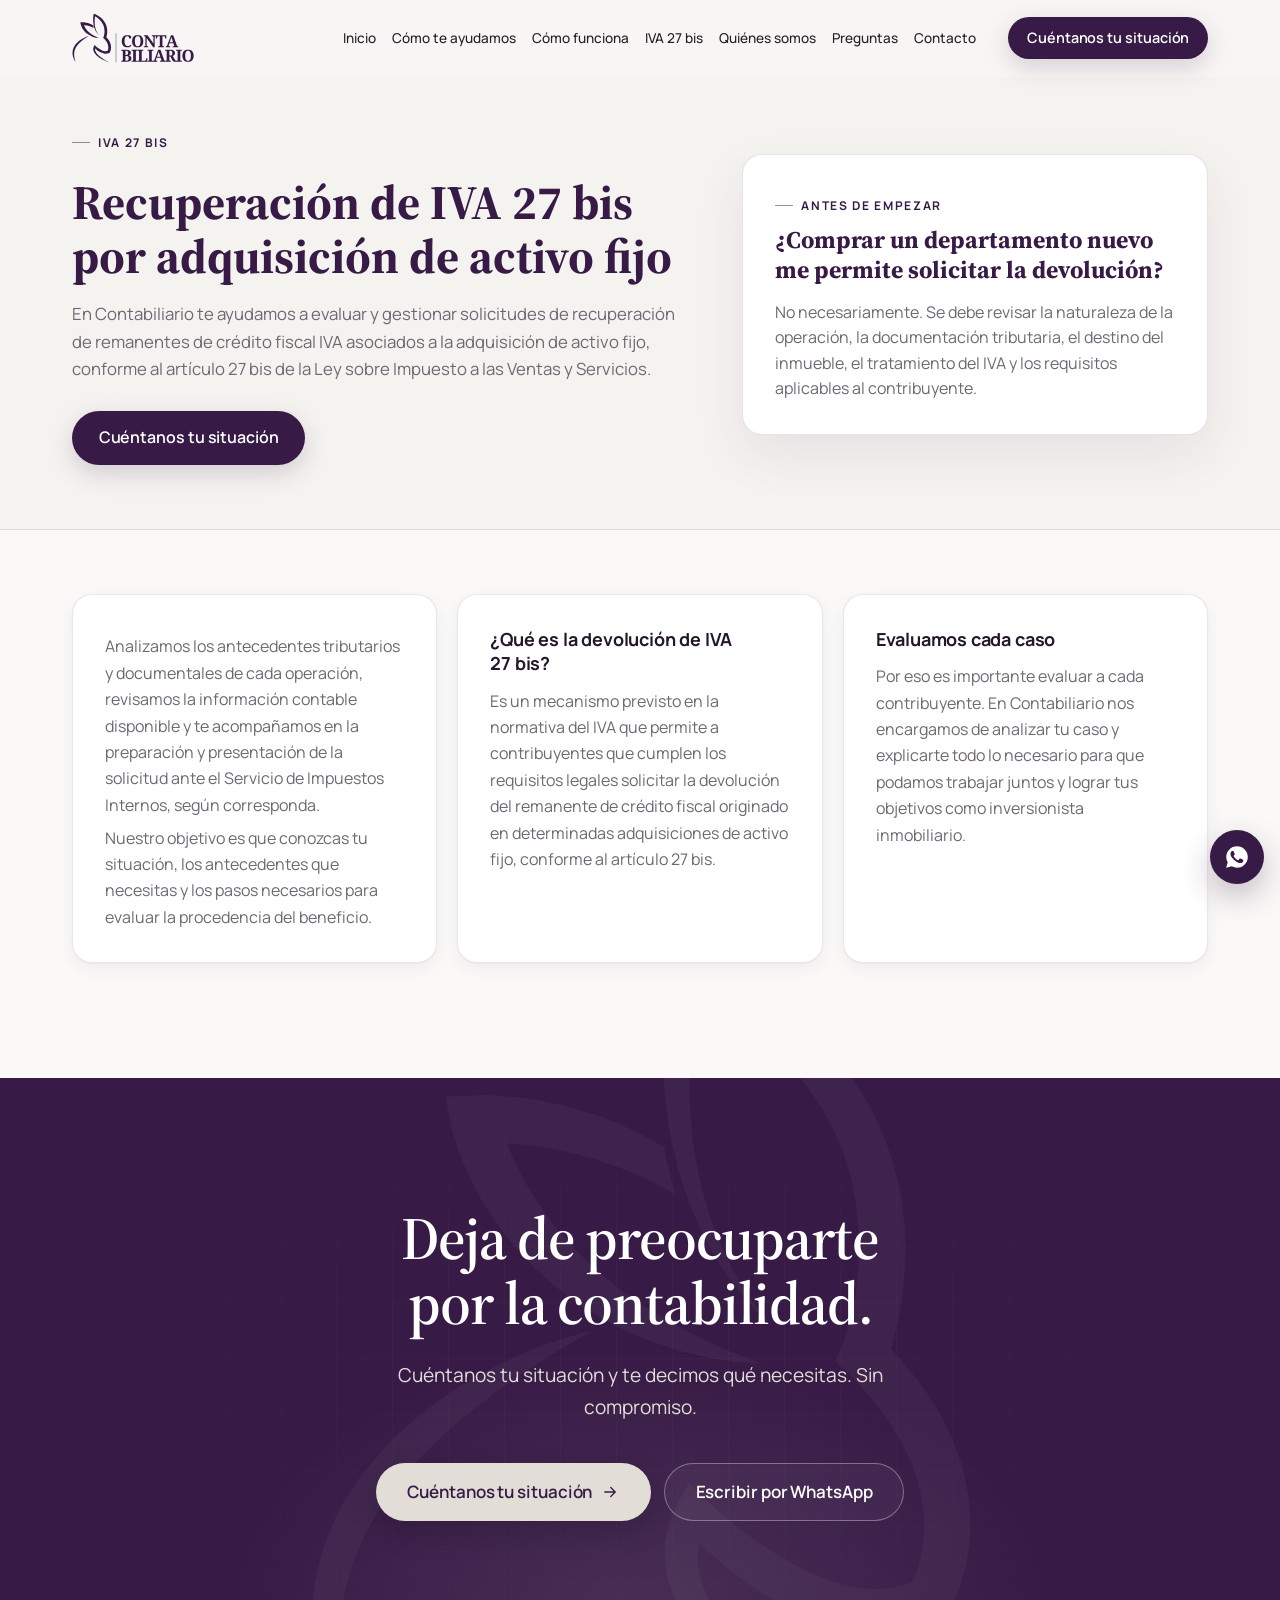
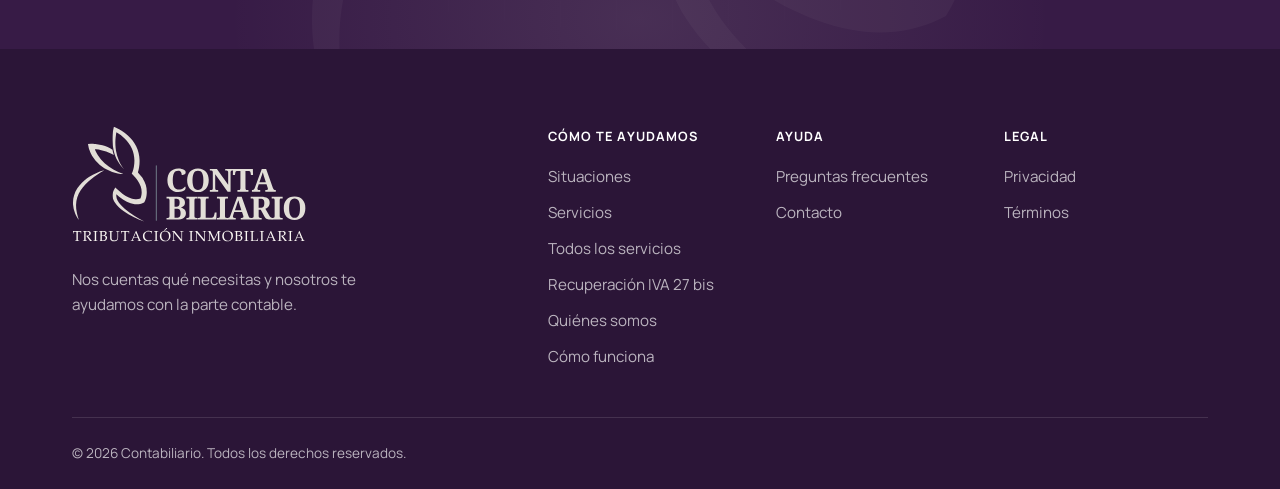
<file: 27-bis.html>
<!DOCTYPE html>
<html class="ctb-html" lang="es-CL">
<head>
<meta charset="UTF-8">
<meta name="viewport" content="width=device-width, initial-scale=1">
<title>Recuperación de IVA 27&nbsp;bis | Contabiliario</title>
<script>document.documentElement.classList.add('ctb-js-enabled');setTimeout(function(){if(!window.ctbLoaded)document.documentElement.classList.remove('ctb-js-enabled');},4000);</script>
<link rel="preconnect" href="https://fonts.googleapis.com">
<link rel="preconnect" href="https://fonts.gstatic.com" crossorigin>
<link rel="stylesheet" href="https://fonts.googleapis.com/css2?family=Manrope:wght@400;500;600;700;800&family=Source+Serif+4:ital,wght@0,500;0,600;1,500;1,600&display=swap">
<link rel="stylesheet" href="assets/css/contabiliario.css?v=4.2.0">

<!-- Contabiliario: SEO -->
<!-- DEMO: no indexar en buscadores. Quitar al publicar el sitio real. -->
<meta name="robots" content="noindex, nofollow">
<meta name="theme-color" content="#371B46">
<meta name="description" content="Evaluamos y gestionamos solicitudes de recuperación de remanentes de crédito fiscal IVA por adquisición de activo fijo, artículo 27 bis.">
<meta property="og:type" content="website">
<meta property="og:locale" content="es_CL">
<meta property="og:site_name" content="Contabiliario">
<meta property="og:title" content="Recuperación de IVA 27&nbsp;bis | Contabiliario">
<meta property="og:description" content="Evaluamos y gestionamos solicitudes de recuperación de remanentes de crédito fiscal IVA por adquisición de activo fijo, artículo 27 bis.">
<meta property="og:image" content="assets/img/og-image.png">
<meta property="og:image:width" content="1200">
<meta property="og:image:height" content="630">
<meta property="og:image:alt" content="Contabiliario — Contabilidad clara para tu negocio">
<meta name="twitter:card" content="summary_large_image">
<meta name="twitter:title" content="Recuperación de IVA 27&nbsp;bis | Contabiliario">
<meta name="twitter:description" content="Evaluamos y gestionamos solicitudes de recuperación de remanentes de crédito fiscal IVA por adquisición de activo fijo, artículo 27 bis.">
<meta name="twitter:image" content="assets/img/og-image.png">
<link rel="icon" href="assets/img/favicon.ico" sizes="any">
<link rel="icon" href="assets/img/favicon-32.png" type="image/png" sizes="32x32">
<link rel="icon" href="assets/img/favicon-48.png" type="image/png" sizes="48x48">
<link rel="icon" href="assets/img/icon-192.png" type="image/png" sizes="192x192">
<link rel="icon" href="assets/img/favicon.svg" type="image/svg+xml">
<link rel="apple-touch-icon" href="assets/img/apple-touch-icon.png">
<script type="application/ld+json">{"@context":"https://schema.org","@type":"AccountingService","name":"Contabiliario","description":"Servicios contables modernos para emprendedores y empresas. Mantén tus números organizados y concéntrate en hacer crecer tu negocio con Contabiliario.","logo":"assets/img/icon-512.png","image":"assets/img/og-image.png"}</script>
</head>
<body class="ctb-body">
<div class="ctb-page">

<a class="ctb-skip" href="#ctb-main">Saltar al contenido</a>

<!-- ============================== HEADER ============================== -->
<header class="ctb-header" data-ctb-header>
	<div class="ctb-container ctb-header__inner">
		<a class="ctb-brand" href="index.html#inicio">
			<img class="ctb-brand__logo" src="assets/img/brand/logo-compact-purple.svg" width="113" height="46" alt="Contabiliario, ir al inicio" decoding="async" fetchpriority="high">		</a>

		<nav class="ctb-nav" aria-label="Navegación principal">
			<ul class="ctb-nav__list">
									<li><a class="ctb-nav__link" href="index.html#inicio" data-ctb-nav="inicio">Inicio</a></li>
									<li><a class="ctb-nav__link" href="index.html#ayuda" data-ctb-nav="ayuda">Cómo te ayudamos</a></li>
									<li><a class="ctb-nav__link" href="index.html#como-funciona" data-ctb-nav="como-funciona">Cómo funciona</a></li>
									<li><a class="ctb-nav__link" href="27-bis.html">IVA 27&nbsp;bis</a></li>
<li><a class="ctb-nav__link" href="index.html#quienes-somos" data-ctb-nav="quienes-somos">Quiénes somos</a></li>
<li><a class="ctb-nav__link" href="index.html#faq" data-ctb-nav="faq">Preguntas</a></li>
									<li><a class="ctb-nav__link" href="index.html#contacto" data-ctb-nav="contacto">Contacto</a></li>
							</ul>
		</nav>

		<a class="ctb-btn ctb-btn--primary ctb-btn--sm ctb-header__cta" href="index.html#contacto" data-ctb-interest="" data-ctb-origin="header">Cuéntanos tu situación</a>

		<button class="ctb-burger" type="button" aria-expanded="false" aria-controls="ctb-mobile-menu" aria-label="Abrir menú" data-ctb-burger>
			<span class="ctb-burger__line"></span>
			<span class="ctb-burger__line"></span>
		</button>
	</div>

	<div class="ctb-mobile" id="ctb-mobile-menu" hidden data-ctb-mobile>
		<nav class="ctb-container" aria-label="Navegación móvil">
			<ul class="ctb-mobile__list">
									<li><a class="ctb-mobile__link" href="index.html#inicio" data-ctb-nav="inicio">Inicio<svg class="ctb-icon ctb-icon--sm" viewBox="0 0 24 24" width="24" height="24" fill="none" stroke="currentColor" stroke-width="1.75" stroke-linecap="round" stroke-linejoin="round" aria-hidden="true" focusable="false"><path d="M5 12h14M13 6l6 6-6 6"/></svg></a></li>
									<li><a class="ctb-mobile__link" href="index.html#ayuda" data-ctb-nav="ayuda">Cómo te ayudamos<svg class="ctb-icon ctb-icon--sm" viewBox="0 0 24 24" width="24" height="24" fill="none" stroke="currentColor" stroke-width="1.75" stroke-linecap="round" stroke-linejoin="round" aria-hidden="true" focusable="false"><path d="M5 12h14M13 6l6 6-6 6"/></svg></a></li>
									<li><a class="ctb-mobile__link" href="index.html#como-funciona" data-ctb-nav="como-funciona">Cómo funciona<svg class="ctb-icon ctb-icon--sm" viewBox="0 0 24 24" width="24" height="24" fill="none" stroke="currentColor" stroke-width="1.75" stroke-linecap="round" stroke-linejoin="round" aria-hidden="true" focusable="false"><path d="M5 12h14M13 6l6 6-6 6"/></svg></a></li>
									<li><a class="ctb-mobile__link" href="27-bis.html">IVA 27&nbsp;bis</a></li>
<li><a class="ctb-mobile__link" href="index.html#quienes-somos" data-ctb-nav="quienes-somos">Quiénes somos</a></li>
<li><a class="ctb-mobile__link" href="index.html#faq" data-ctb-nav="faq">Preguntas<svg class="ctb-icon ctb-icon--sm" viewBox="0 0 24 24" width="24" height="24" fill="none" stroke="currentColor" stroke-width="1.75" stroke-linecap="round" stroke-linejoin="round" aria-hidden="true" focusable="false"><path d="M5 12h14M13 6l6 6-6 6"/></svg></a></li>
									<li><a class="ctb-mobile__link" href="index.html#contacto" data-ctb-nav="contacto">Contacto<svg class="ctb-icon ctb-icon--sm" viewBox="0 0 24 24" width="24" height="24" fill="none" stroke="currentColor" stroke-width="1.75" stroke-linecap="round" stroke-linejoin="round" aria-hidden="true" focusable="false"><path d="M5 12h14M13 6l6 6-6 6"/></svg></a></li>
							</ul>
			<a class="ctb-btn ctb-btn--primary ctb-btn--block" href="index.html#contacto" data-ctb-interest="" data-ctb-origin="menu-movil">Cuéntanos tu situación</a>
		</nav>
	</div>
</header>

<main id="ctb-main">

<section class="ctb-page-hero">
	<div class="ctb-container ctb-page-hero__grid">
		<div>
			<p class="ctb-eyebrow">IVA 27&nbsp;bis</p>
			<h1 class="ctb-page-hero__title">Recuperación de IVA 27&nbsp;bis por adquisición de activo fijo</h1>
			<p class="ctb-page-hero__lead">En Contabiliario te ayudamos a evaluar y gestionar solicitudes de recuperación de remanentes de crédito fiscal IVA asociados a la adquisición de activo fijo, conforme al artículo 27&nbsp;bis de la Ley sobre Impuesto a las Ventas y Servicios.</p>
			<p class="ctb-page-hero__cta"><a class="ctb-btn ctb-btn--primary ctb-btn--lg" href="index.html#contacto">Cuéntanos tu situación</a></p>
		</div>
		<aside class="ctb-callout" aria-labelledby="ctb-callout-title">
			<p class="ctb-eyebrow">Antes de empezar</p>
			<h2 class="ctb-callout__q" id="ctb-callout-title">¿Comprar un departamento nuevo me permite solicitar la devolución?</h2>
			<p>No necesariamente. Se debe revisar la naturaleza de la operación, la documentación tributaria, el destino del inmueble, el tratamiento del IVA y los requisitos aplicables al contribuyente.</p>
		</aside>
	</div>
</section>

<section class="ctb-section ctb-section--tight">
	<div class="ctb-container">
		<div class="ctb-page-grid ctb-page-grid--3">
			<article class="ctb-card ctb-prose-card">
				<p>Analizamos los antecedentes tributarios y documentales de cada operación, revisamos la información contable disponible y te acompañamos en la preparación y presentación de la solicitud ante el Servicio de Impuestos Internos, según corresponda.</p>
				<p>Nuestro objetivo es que conozcas tu situación, los antecedentes que necesitas y los pasos necesarios para evaluar la procedencia del beneficio.</p>
			</article>
			<article class="ctb-card ctb-prose-card">
				<h2 class="ctb-h3">¿Qué es la devolución de IVA 27&nbsp;bis?</h2>
				<p>Es un mecanismo previsto en la normativa del IVA que permite a contribuyentes que cumplen los requisitos legales solicitar la devolución del remanente de crédito fiscal originado en determinadas adquisiciones de activo fijo, conforme al artículo 27&nbsp;bis.</p>
			</article>
			<article class="ctb-card ctb-prose-card">
				<h2 class="ctb-h3">Evaluamos cada caso</h2>
				<p>Por eso es importante evaluar a cada contribuyente. En Contabiliario nos encargamos de analizar tu caso y explicarte todo lo necesario para que podamos trabajar juntos y lograr tus objetivos como inversionista inmobiliario.</p>
			</article>
		</div>
	</div>
</section>
<section class="ctb-cta" aria-labelledby="ctb-cta-title">
	<div class="ctb-cta__bg" aria-hidden="true">
		<div class="ctb-cta__grid"></div>
		<img class="ctb-watermark ctb-watermark--cta" src="assets/img/brand/symbol-light.svg" width="594" height="760" alt="" decoding="async" loading="lazy">	</div>
	<div class="ctb-container ctb-cta__inner ctb-animate ctb-fade-up">
		<h2 class="ctb-cta__title" id="ctb-cta-title">Deja de preocuparte por la contabilidad.</h2>
		<p class="ctb-cta__text">Cuéntanos tu situación y te decimos qué necesitas. Sin compromiso.</p>
		<div class="ctb-cta__actions">
			<a class="ctb-btn ctb-btn--light ctb-btn--xl" href="index.html#contacto" data-ctb-interest="" data-ctb-origin="cta-final">Cuéntanos tu situación<svg class="ctb-icon ctb-icon--sm ctb-btn__arrow" viewBox="0 0 24 24" width="24" height="24" fill="none" stroke="currentColor" stroke-width="1.75" stroke-linecap="round" stroke-linejoin="round" aria-hidden="true" focusable="false"><path d="M5 12h14M13 6l6 6-6 6"/></svg></a>
			<a class="ctb-btn ctb-btn--outline-light ctb-btn--xl" href="https://wa.me/?text=Hola%2C%20necesito%20ayuda%20con%20mi%20contabilidad.%20No%20s%C3%A9%20bien%20qu%C3%A9%20necesito." target="_blank" rel="noopener" data-ctb-track="clic_whatsapp" data-ctb-track-id="cta-final">Escribir por WhatsApp</a>
					</div>
	</div>
</section>

</main>

<!-- ============================== FOOTER ============================== -->
<footer class="ctb-footer">
	<div class="ctb-container">
		<div class="ctb-footer__top">
			<div class="ctb-footer__brand">
				<a class="ctb-footer__logo" href="index.html#inicio">
					<img class="ctb-footer__logoimg" src="assets/img/brand/logo-full-light.svg" width="236" height="116" alt="Contabiliario · Tributación inmobiliaria, volver al inicio" decoding="async" loading="lazy">				</a>
				<p class="ctb-footer__desc">Nos cuentas qué necesitas y nosotros te ayudamos con la parte contable.</p>
							</div>

			<nav class="ctb-footer__cols ctb-footer__cols--3" aria-label="Enlaces del pie de página">
				<div class="ctb-footer__col">
					<p class="ctb-footer__title">Cómo te ayudamos</p>
					<ul>
						<li><a class="ctb-ulink" href="index.html#ayuda">Situaciones</a></li>
						<li><a class="ctb-ulink" href="index.html#servicios">Servicios</a></li>
						<li><a class="ctb-ulink" href="servicios.html">Todos los servicios</a></li>
						<li><a class="ctb-ulink" href="27-bis.html">Recuperación IVA 27&nbsp;bis</a></li>
						<li><a class="ctb-ulink" href="index.html#quienes-somos">Quiénes somos</a></li>
						<li><a class="ctb-ulink" href="index.html#como-funciona">Cómo funciona</a></li>
					</ul>
				</div>
				<div class="ctb-footer__col">
					<p class="ctb-footer__title">Ayuda</p>
					<ul>
						<li><a class="ctb-ulink" href="index.html#faq">Preguntas frecuentes</a></li>
						<li><a class="ctb-ulink" href="index.html#contacto">Contacto</a></li>
					</ul>
				</div>
				<div class="ctb-footer__col">
					<p class="ctb-footer__title">Legal</p>
					<ul>
						<li><a class="ctb-ulink" href="#">Privacidad</a></li>
						<li><a class="ctb-ulink" href="#">Términos</a></li>
					</ul>
				</div>
			</nav>
		</div>

		<div class="ctb-footer__bottom">
			<p>© <span data-ctb-year>2026</span> Contabiliario. Todos los derechos reservados.</p>
		</div>
	</div>
</footer>

<!-- MODAL (situaciones, servicios, glosario). <dialog> nativo + trampa de foco. -->
<dialog class="ctb-modal" data-ctb-modal aria-labelledby="ctb-modal-title">
	<div class="ctb-modal__box">
		<button class="ctb-modal__close" type="button" data-ctb-modal-close aria-label="Cerrar"><svg class="ctb-icon ctb-icon--sm" viewBox="0 0 24 24" width="24" height="24" fill="none" stroke="currentColor" stroke-width="1.75" stroke-linecap="round" stroke-linejoin="round" aria-hidden="true" focusable="false"><path d="M7 7l10 10M17 7 7 17"/></svg></button>
		<div class="ctb-modal__body" data-ctb-modal-body></div>
	</div>
</dialog>


<!-- Datos del cuestionario (editar en content.php) -->
<script type="application/json" id="ctb-data">{"wizard":{"q1":{"title":"¿Qué necesitas resolver?","hint":"Elige la opción más parecida. No tiene que ser exacta.","options":[{"id":"empezando","label":"Estoy empezando","summary":"Ayuda para empezar"},{"id":"contador","label":"Necesito un contador","summary":"Un contador"},{"id":"cambiar","label":"Quiero cambiar de contador","summary":"Cambiar de contador"},{"id":"impuestos","label":"Tengo problemas con impuestos","summary":"Ayuda con impuestos"},{"id":"ordenar","label":"Necesito ordenar mi contabilidad","summary":"Ordenar tu contabilidad"},{"id":"trabajadores","label":"Tengo trabajadores","summary":"Ayuda con remuneraciones"},{"id":"sii","label":"Recibí algo del SII y no entiendo qué hacer","summary":"Entender algo que te envió el SII"},{"id":"atrasadas","label":"Tengo declaraciones atrasadas","summary":"Ponerte al día"},{"id":"nose","label":"No sé qué necesito","summary":"Orientación"}]},"q2":{"title":"¿Cuál de estas opciones te representa mejor?","hint":"Si no sabes la diferencia, elige “No estoy seguro”.","options":[{"id":"natural","label":"Persona natural \/ trabajo por mi cuenta","hint":"Trabajo o vendo a mi nombre y no tengo una empresa constituida."},{"id":"emprendedor","label":"Emprendedor","hint":"Tengo un negocio pequeño o lo estoy haciendo crecer."},{"id":"empresa","label":"Empresa","hint":"Tengo una empresa constituida (por ejemplo SpA, EIRL o Limitada)."},{"id":"independiente","label":"Profesional independiente","hint":"Presto servicios y emito boletas de honorarios."},{"id":"online","label":"Tienda online","hint":"Vendo principalmente por internet."},{"id":"comenzando","label":"Estoy recién comenzando","hint":"Todavía no empiezo o llevo muy poco tiempo."},{"id":"nose","label":"No estoy seguro","hint":"No pasa nada, lo vemos juntos."}]},"follow":{"empezando":{"title":"¿Ya comenzaste actividades en el SII?","hint":"Es el trámite para avisarle al SII que empiezas tu negocio.","label":"Inicio de actividades","options":["Sí","No","No estoy seguro"]},"contador":{"title":"¿Con qué necesitas ayuda principalmente?","label":"Ayuda principal","options":["Llevar mi contabilidad todos los meses","Declarar mis impuestos","Sueldos de mis trabajadores","Un poco de todo","No estoy seguro"]},"cambiar":{"title":"¿Actualmente tienes un contador?","label":"Contador actual","options":["Sí","No","Estoy en proceso de cambio"]},"impuestos":{"title":"¿Qué está pasando?","label":"Problema","options":["No sé cuánto tengo que pagar","Tengo declaraciones atrasadas","Recibí una notificación del SII","Creo que declaré algo incorrectamente","No entiendo mis impuestos","Otra situación"]},"ordenar":{"title":"¿Cómo está tu información hoy?","label":"Estado de la información","options":["Tengo todo, pero desordenado","Me faltan documentos","No sé qué tengo y qué no","No estoy seguro"]},"trabajadores":{"title":"¿Cuántos trabajadores tienes?","label":"Trabajadores","options":["1","2 a 5","6 a 10","Más de 10","Todavía ninguno"]},"sii":{"title":"¿Qué recibiste?","hint":"No necesitas entenderlo todavía. Lo revisamos contigo.","label":"Lo que recibió","options":["Una notificación o carta","Un correo electrónico","Un aviso en el sitio del SII","No estoy seguro"]},"atrasadas":{"title":"¿Desde hace cuánto tiempo?","hint":"Puedes consultarnos igual. Primero revisamos tu situación.","label":"Tiempo de atraso","options":["1 a 3 meses","4 a 12 meses","Más de un año","No lo sé"]},"nose":{"title":"¿Qué es lo que más te preocupa?","label":"Preocupación","options":["No equivocarme con los impuestos","Ordenar mis números","Ahorrar tiempo","No entiendo nada de esto","Otra cosa"]}},"contact_methods":["WhatsApp","Llamada","Correo electrónico"],"schedules":["Mañana","Tarde","Me da lo mismo"]},"whatsapp":""}</script>

<a class="ctb-wa" href="https://wa.me/?text=Hola%2C%20necesito%20ayuda%20con%20mi%20contabilidad.%20No%20s%C3%A9%20bien%20qu%C3%A9%20necesito." target="_blank" rel="noopener" aria-label="Escribir por WhatsApp" data-ctb-track="clic_whatsapp" data-ctb-track-id="flotante"><svg class="ctb-icon" viewBox="0 0 24 24" width="26" height="26" fill="currentColor" aria-hidden="true" focusable="false"><path d="M12.04 2C6.58 2 2.13 6.45 2.13 11.91c0 1.75.46 3.45 1.32 4.95L2 22l5.25-1.38a9.9 9.9 0 0 0 4.79 1.22h.01c5.46 0 9.91-4.45 9.91-9.91C21.96 6.45 17.5 2 12.04 2zm5.8 14.13c-.25.7-1.44 1.34-2 1.43-.51.08-1.16.11-1.87-.12-.43-.13-.98-.32-1.69-.63-2.97-1.28-4.91-4.27-5.06-4.47-.15-.2-1.21-1.61-1.21-3.07 0-1.46.76-2.18 1.04-2.48.25-.27.55-.34.73-.34h.52c.17 0 .39-.07.61.46.25.6.84 2.06.92 2.21.07.15.12.32.02.52-.1.2-.15.32-.3.5-.15.17-.31.39-.45.52-.15.15-.3.31-.13.6.17.3.75 1.24 1.61 2.01 1.11.99 2.04 1.3 2.34 1.45.3.15.47.12.65-.07.17-.2.75-.87.95-1.17.2-.3.4-.25.67-.15.27.1 1.72.81 2.01.96.3.15.5.22.57.35.07.12.07.72-.18 1.42z"/></svg></a>
</div><!-- /.ctb-page -->
<script type="application/json" id="ctb-testimonios">[]</script>
<script>window.ctbConfig = {"formEndpoint":"","formMode":"native"};</script>
<script src="assets/js/contabiliario.js?v=4.2.0" defer></script>
</body>
</html>
</file>
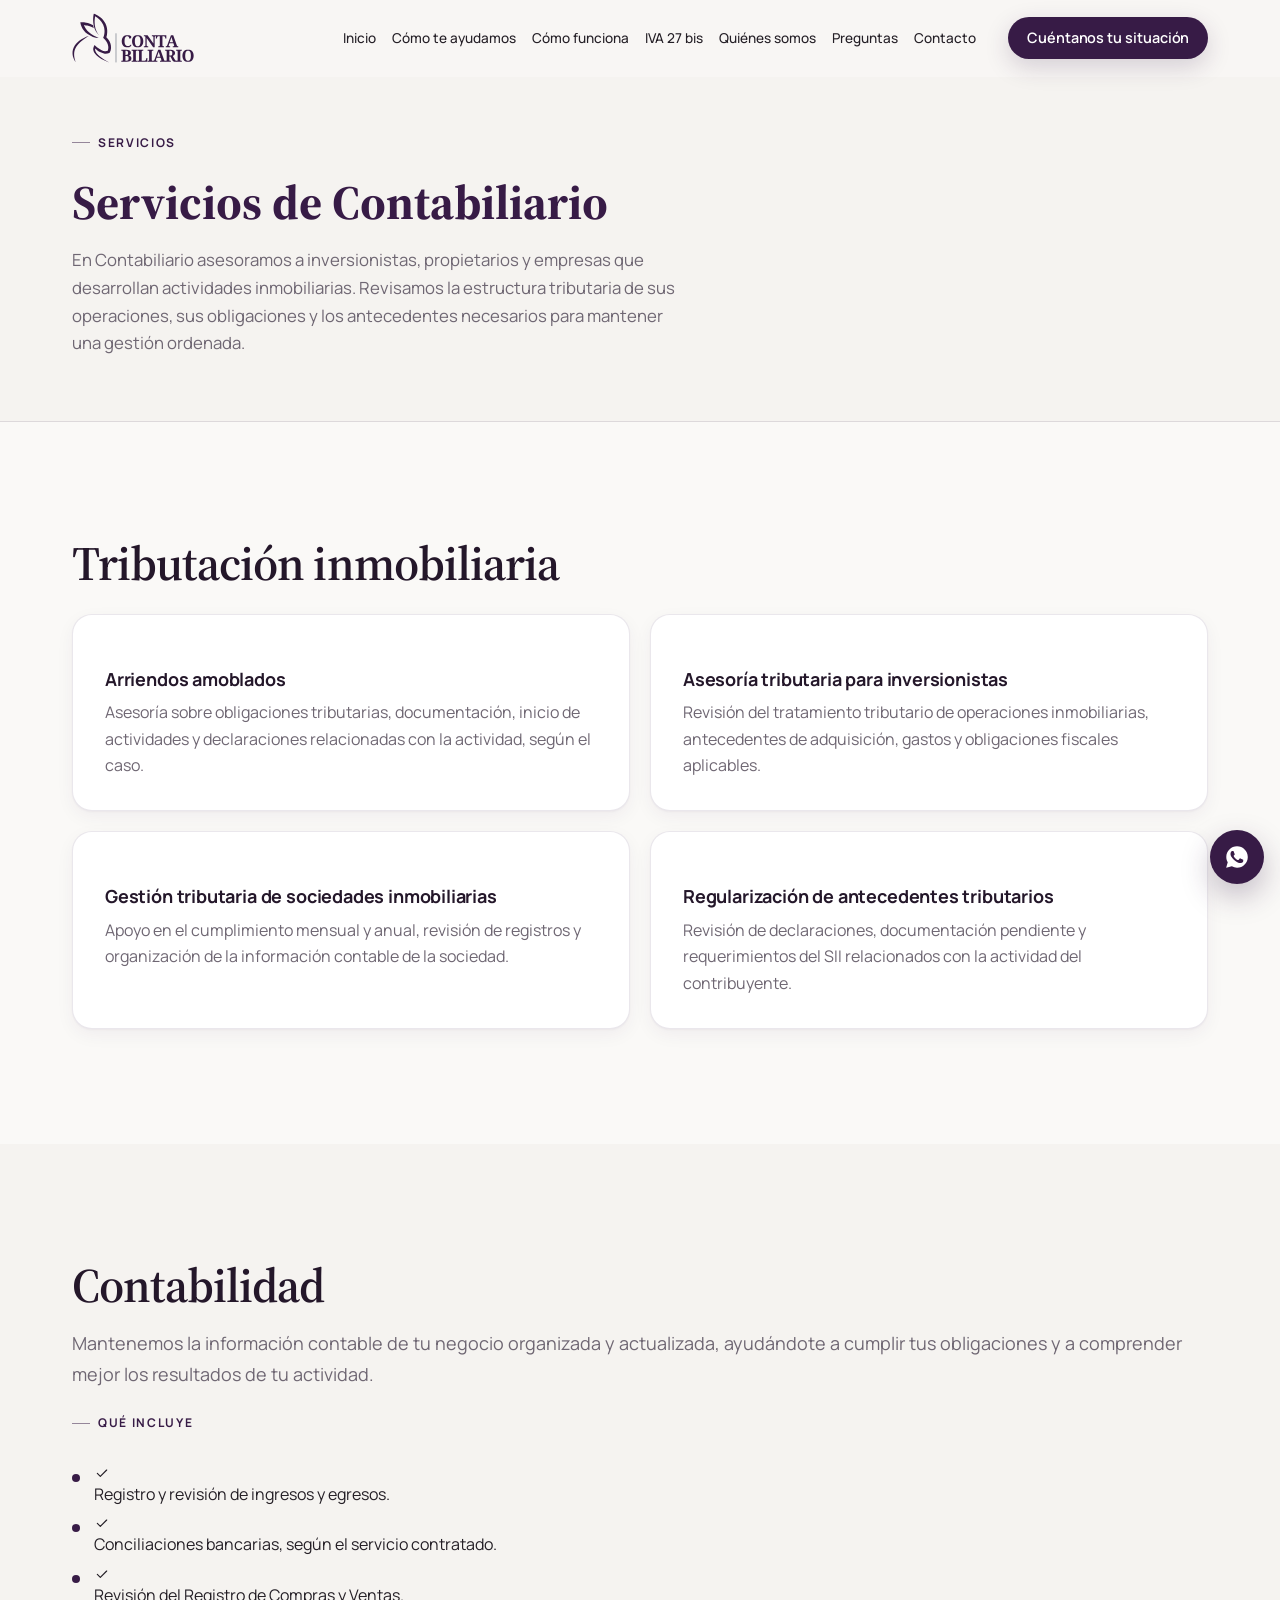
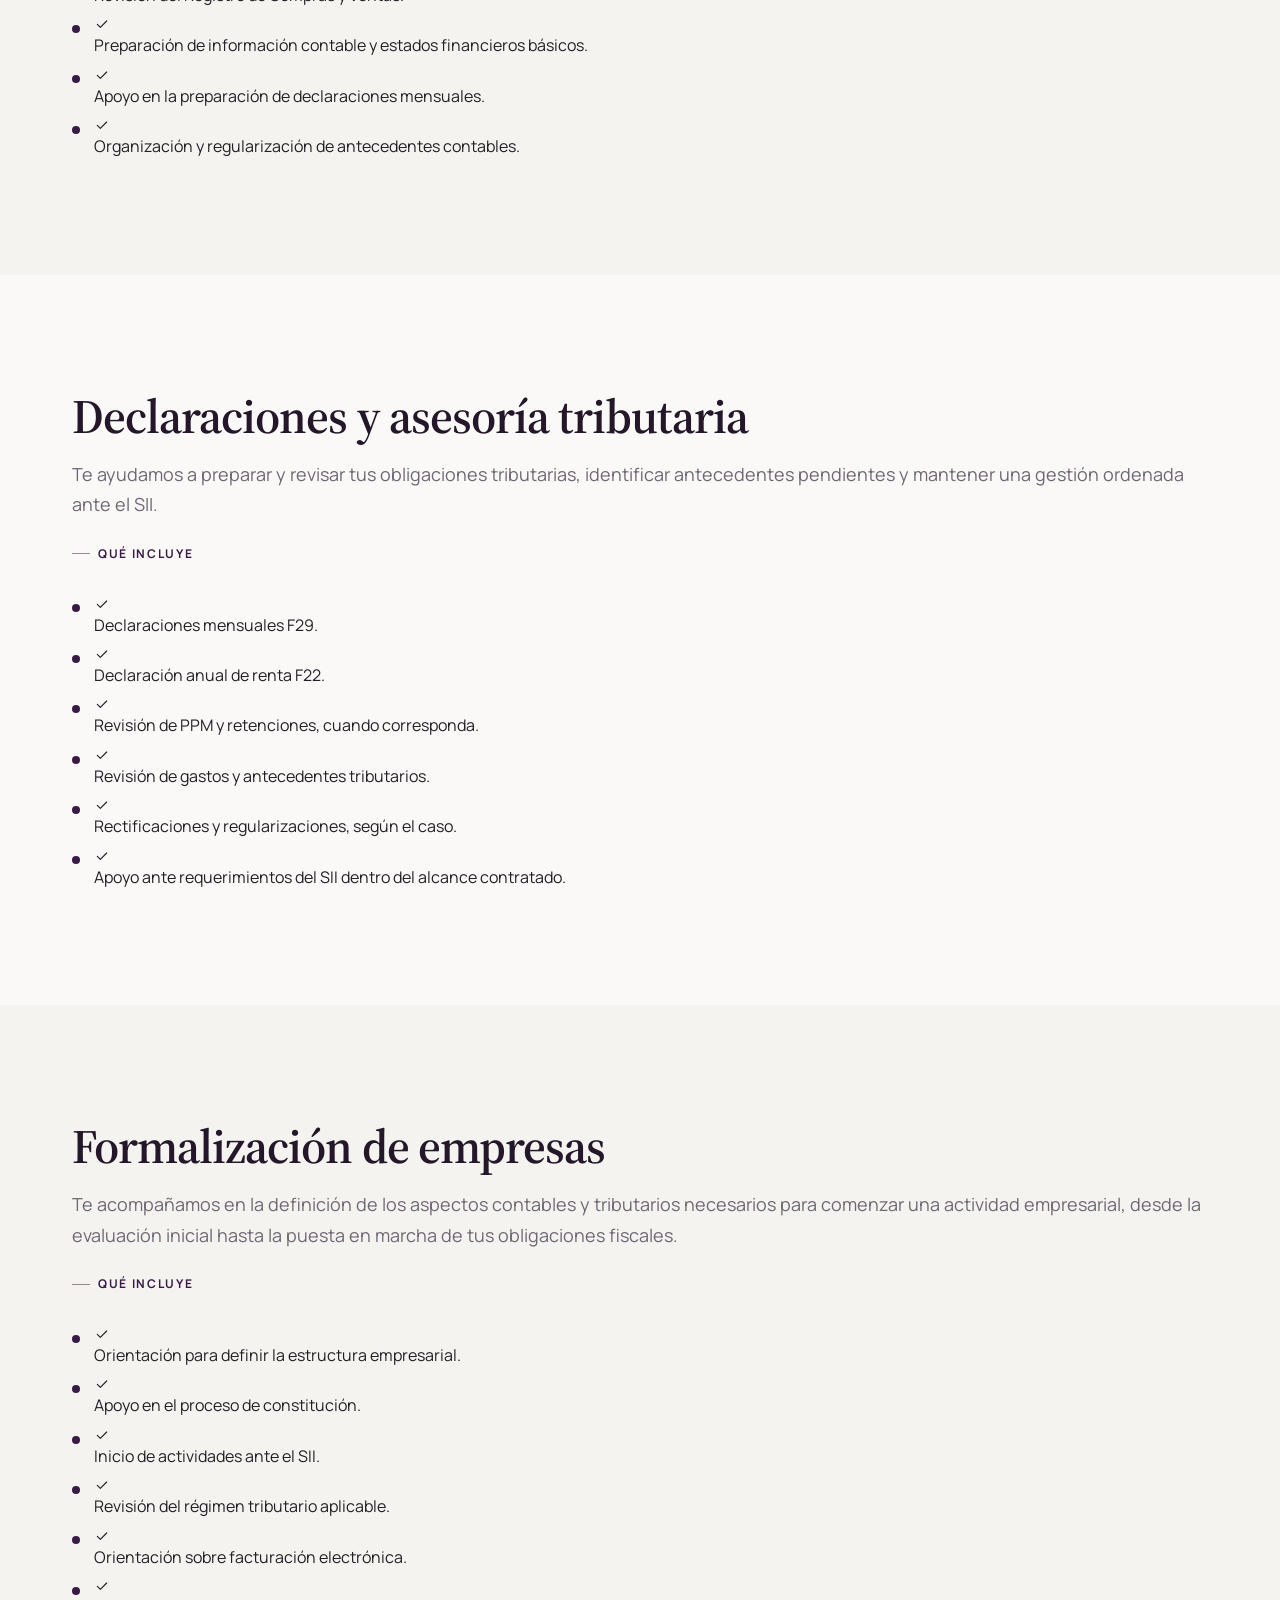
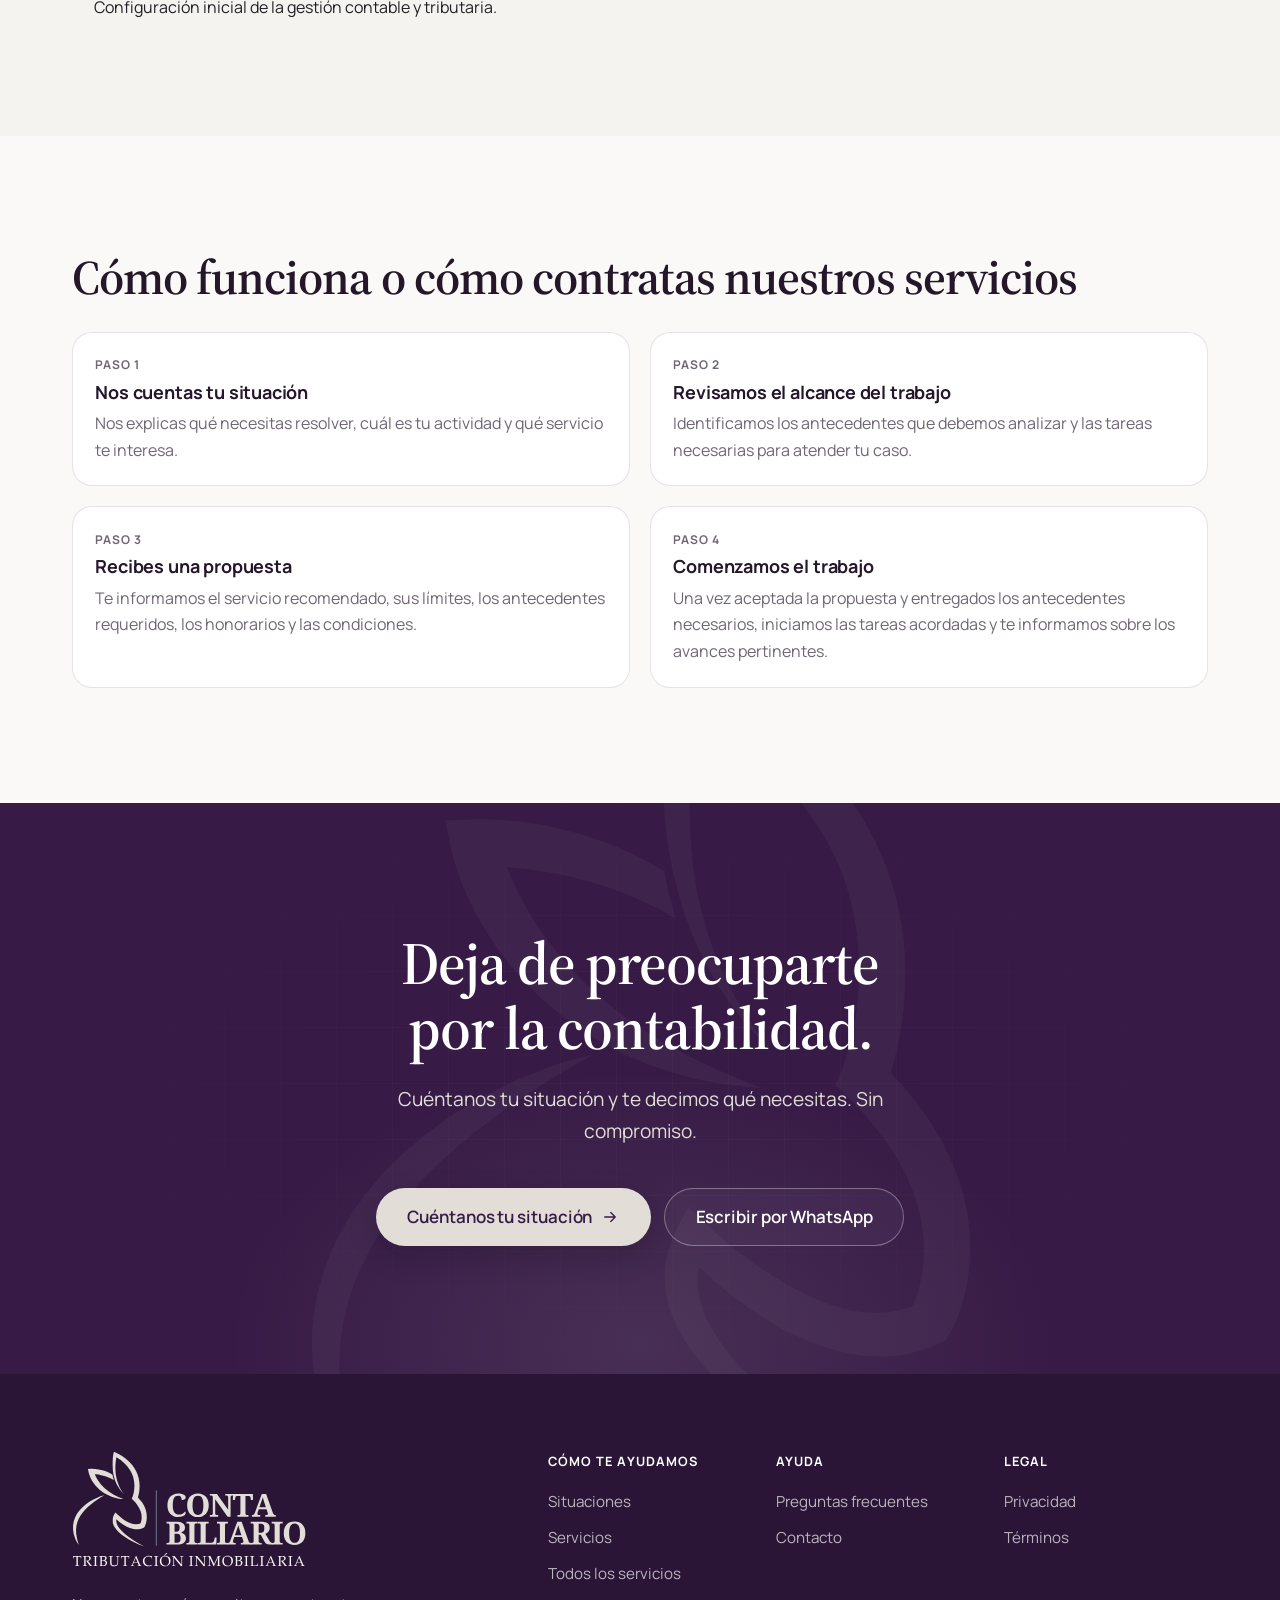
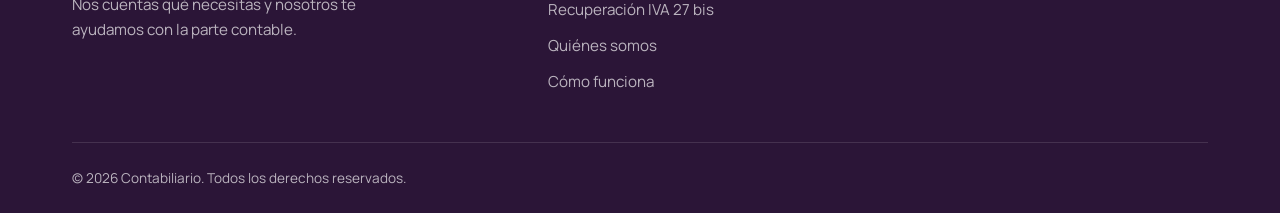
<file: servicios.html>
<!DOCTYPE html>
<html class="ctb-html" lang="es-CL">
<head>
<meta charset="UTF-8">
<meta name="viewport" content="width=device-width, initial-scale=1">
<title>Servicios | Contabiliario</title>
<script>document.documentElement.classList.add('ctb-js-enabled');setTimeout(function(){if(!window.ctbLoaded)document.documentElement.classList.remove('ctb-js-enabled');},4000);</script>
<link rel="preconnect" href="https://fonts.googleapis.com">
<link rel="preconnect" href="https://fonts.gstatic.com" crossorigin>
<link rel="stylesheet" href="https://fonts.googleapis.com/css2?family=Manrope:wght@400;500;600;700;800&family=Source+Serif+4:ital,wght@0,500;0,600;1,500;1,600&display=swap">
<link rel="stylesheet" href="assets/css/contabiliario.css?v=4.2.0">

<!-- Contabiliario: SEO -->
<!-- DEMO: no indexar en buscadores. Quitar al publicar el sitio real. -->
<meta name="robots" content="noindex, nofollow">
<meta name="theme-color" content="#371B46">
<meta name="description" content="Servicios de tributación inmobiliaria, contabilidad, declaraciones, formalización de empresas y regularización de antecedentes en Contabiliario.">
<meta property="og:type" content="website">
<meta property="og:locale" content="es_CL">
<meta property="og:site_name" content="Contabiliario">
<meta property="og:title" content="Servicios | Contabiliario">
<meta property="og:description" content="Servicios de tributación inmobiliaria, contabilidad, declaraciones, formalización de empresas y regularización de antecedentes en Contabiliario.">
<meta property="og:image" content="assets/img/og-image.png">
<meta property="og:image:width" content="1200">
<meta property="og:image:height" content="630">
<meta property="og:image:alt" content="Contabiliario — Contabilidad clara para tu negocio">
<meta name="twitter:card" content="summary_large_image">
<meta name="twitter:title" content="Servicios | Contabiliario">
<meta name="twitter:description" content="Servicios de tributación inmobiliaria, contabilidad, declaraciones, formalización de empresas y regularización de antecedentes en Contabiliario.">
<meta name="twitter:image" content="assets/img/og-image.png">
<link rel="icon" href="assets/img/favicon.ico" sizes="any">
<link rel="icon" href="assets/img/favicon-32.png" type="image/png" sizes="32x32">
<link rel="icon" href="assets/img/favicon-48.png" type="image/png" sizes="48x48">
<link rel="icon" href="assets/img/icon-192.png" type="image/png" sizes="192x192">
<link rel="icon" href="assets/img/favicon.svg" type="image/svg+xml">
<link rel="apple-touch-icon" href="assets/img/apple-touch-icon.png">
<script type="application/ld+json">{"@context":"https://schema.org","@type":"AccountingService","name":"Contabiliario","description":"Servicios contables modernos para emprendedores y empresas. Mantén tus números organizados y concéntrate en hacer crecer tu negocio con Contabiliario.","logo":"assets/img/icon-512.png","image":"assets/img/og-image.png"}</script>
</head>
<body class="ctb-body">
<div class="ctb-page">

<a class="ctb-skip" href="#ctb-main">Saltar al contenido</a>

<!-- ============================== HEADER ============================== -->
<header class="ctb-header" data-ctb-header>
	<div class="ctb-container ctb-header__inner">
		<a class="ctb-brand" href="index.html#inicio">
			<img class="ctb-brand__logo" src="assets/img/brand/logo-compact-purple.svg" width="113" height="46" alt="Contabiliario, ir al inicio" decoding="async" fetchpriority="high">		</a>

		<nav class="ctb-nav" aria-label="Navegación principal">
			<ul class="ctb-nav__list">
									<li><a class="ctb-nav__link" href="index.html#inicio" data-ctb-nav="inicio">Inicio</a></li>
									<li><a class="ctb-nav__link" href="index.html#ayuda" data-ctb-nav="ayuda">Cómo te ayudamos</a></li>
									<li><a class="ctb-nav__link" href="index.html#como-funciona" data-ctb-nav="como-funciona">Cómo funciona</a></li>
									<li><a class="ctb-nav__link" href="27-bis.html">IVA 27&nbsp;bis</a></li>
<li><a class="ctb-nav__link" href="index.html#quienes-somos" data-ctb-nav="quienes-somos">Quiénes somos</a></li>
<li><a class="ctb-nav__link" href="index.html#faq" data-ctb-nav="faq">Preguntas</a></li>
									<li><a class="ctb-nav__link" href="index.html#contacto" data-ctb-nav="contacto">Contacto</a></li>
							</ul>
		</nav>

		<a class="ctb-btn ctb-btn--primary ctb-btn--sm ctb-header__cta" href="index.html#contacto" data-ctb-interest="" data-ctb-origin="header">Cuéntanos tu situación</a>

		<button class="ctb-burger" type="button" aria-expanded="false" aria-controls="ctb-mobile-menu" aria-label="Abrir menú" data-ctb-burger>
			<span class="ctb-burger__line"></span>
			<span class="ctb-burger__line"></span>
		</button>
	</div>

	<div class="ctb-mobile" id="ctb-mobile-menu" hidden data-ctb-mobile>
		<nav class="ctb-container" aria-label="Navegación móvil">
			<ul class="ctb-mobile__list">
									<li><a class="ctb-mobile__link" href="index.html#inicio" data-ctb-nav="inicio">Inicio<svg class="ctb-icon ctb-icon--sm" viewBox="0 0 24 24" width="24" height="24" fill="none" stroke="currentColor" stroke-width="1.75" stroke-linecap="round" stroke-linejoin="round" aria-hidden="true" focusable="false"><path d="M5 12h14M13 6l6 6-6 6"/></svg></a></li>
									<li><a class="ctb-mobile__link" href="index.html#ayuda" data-ctb-nav="ayuda">Cómo te ayudamos<svg class="ctb-icon ctb-icon--sm" viewBox="0 0 24 24" width="24" height="24" fill="none" stroke="currentColor" stroke-width="1.75" stroke-linecap="round" stroke-linejoin="round" aria-hidden="true" focusable="false"><path d="M5 12h14M13 6l6 6-6 6"/></svg></a></li>
									<li><a class="ctb-mobile__link" href="index.html#como-funciona" data-ctb-nav="como-funciona">Cómo funciona<svg class="ctb-icon ctb-icon--sm" viewBox="0 0 24 24" width="24" height="24" fill="none" stroke="currentColor" stroke-width="1.75" stroke-linecap="round" stroke-linejoin="round" aria-hidden="true" focusable="false"><path d="M5 12h14M13 6l6 6-6 6"/></svg></a></li>
									<li><a class="ctb-mobile__link" href="27-bis.html">IVA 27&nbsp;bis</a></li>
<li><a class="ctb-mobile__link" href="index.html#quienes-somos" data-ctb-nav="quienes-somos">Quiénes somos</a></li>
<li><a class="ctb-mobile__link" href="index.html#faq" data-ctb-nav="faq">Preguntas<svg class="ctb-icon ctb-icon--sm" viewBox="0 0 24 24" width="24" height="24" fill="none" stroke="currentColor" stroke-width="1.75" stroke-linecap="round" stroke-linejoin="round" aria-hidden="true" focusable="false"><path d="M5 12h14M13 6l6 6-6 6"/></svg></a></li>
									<li><a class="ctb-mobile__link" href="index.html#contacto" data-ctb-nav="contacto">Contacto<svg class="ctb-icon ctb-icon--sm" viewBox="0 0 24 24" width="24" height="24" fill="none" stroke="currentColor" stroke-width="1.75" stroke-linecap="round" stroke-linejoin="round" aria-hidden="true" focusable="false"><path d="M5 12h14M13 6l6 6-6 6"/></svg></a></li>
							</ul>
			<a class="ctb-btn ctb-btn--primary ctb-btn--block" href="index.html#contacto" data-ctb-interest="" data-ctb-origin="menu-movil">Cuéntanos tu situación</a>
		</nav>
	</div>
</header>

<main id="ctb-main">

<section class="ctb-page-hero">
	<div class="ctb-container">
		<p class="ctb-eyebrow">Servicios</p>
		<h1 class="ctb-page-hero__title">Servicios de Contabiliario</h1>
		<p class="ctb-page-hero__lead">En Contabiliario asesoramos a inversionistas, propietarios y empresas que desarrollan actividades inmobiliarias. Revisamos la estructura tributaria de sus operaciones, sus obligaciones y los antecedentes necesarios para mantener una gestión ordenada.</p>
	</div>
</section>

<section class="ctb-section">
	<div class="ctb-container">
		<h2 class="ctb-h2">Tributación inmobiliaria</h2>
		<div class="ctb-page-grid" style="margin-top:1.5rem">
			<article class="ctb-card"><h3 class="ctb-h3">Arriendos amoblados</h3><p>Asesoría sobre obligaciones tributarias, documentación, inicio de actividades y declaraciones relacionadas con la actividad, según el caso.</p></article>
			<article class="ctb-card"><h3 class="ctb-h3">Asesoría tributaria para inversionistas</h3><p>Revisión del tratamiento tributario de operaciones inmobiliarias, antecedentes de adquisición, gastos y obligaciones fiscales aplicables.</p></article>
			<article class="ctb-card"><h3 class="ctb-h3">Gestión tributaria de sociedades inmobiliarias</h3><p>Apoyo en el cumplimiento mensual y anual, revisión de registros y organización de la información contable de la sociedad.</p></article>
			<article class="ctb-card"><h3 class="ctb-h3">Regularización de antecedentes tributarios</h3><p>Revisión de declaraciones, documentación pendiente y requerimientos del SII relacionados con la actividad del contribuyente.</p></article>
		</div>
	</div>
</section>

<section class="ctb-section ctb-steps-section">
	<div class="ctb-container">
		<h2 class="ctb-h2">Contabilidad</h2>
		<p class="ctb-lead" style="margin-top:1rem">Mantenemos la información contable de tu negocio organizada y actualizada, ayudándote a cumplir tus obligaciones y a comprender mejor los resultados de tu actividad.</p>
		<p class="ctb-eyebrow" style="margin-top:1.5rem">Qué incluye</p>
		<ul class="ctb-page-list"><li><svg class="ctb-icon ctb-icon--xs" viewBox="0 0 24 24" width="24" height="24" fill="none" stroke="currentColor" stroke-width="1.75" stroke-linecap="round" stroke-linejoin="round" aria-hidden="true" focusable="false"><path d="m5 12.5 4.5 4.5L19 7.5"/></svg>Registro y revisión de ingresos y egresos.</li><li><svg class="ctb-icon ctb-icon--xs" viewBox="0 0 24 24" width="24" height="24" fill="none" stroke="currentColor" stroke-width="1.75" stroke-linecap="round" stroke-linejoin="round" aria-hidden="true" focusable="false"><path d="m5 12.5 4.5 4.5L19 7.5"/></svg>Conciliaciones bancarias, según el servicio contratado.</li><li><svg class="ctb-icon ctb-icon--xs" viewBox="0 0 24 24" width="24" height="24" fill="none" stroke="currentColor" stroke-width="1.75" stroke-linecap="round" stroke-linejoin="round" aria-hidden="true" focusable="false"><path d="m5 12.5 4.5 4.5L19 7.5"/></svg>Revisión del Registro de Compras y Ventas.</li><li><svg class="ctb-icon ctb-icon--xs" viewBox="0 0 24 24" width="24" height="24" fill="none" stroke="currentColor" stroke-width="1.75" stroke-linecap="round" stroke-linejoin="round" aria-hidden="true" focusable="false"><path d="m5 12.5 4.5 4.5L19 7.5"/></svg>Preparación de información contable y estados financieros básicos.</li><li><svg class="ctb-icon ctb-icon--xs" viewBox="0 0 24 24" width="24" height="24" fill="none" stroke="currentColor" stroke-width="1.75" stroke-linecap="round" stroke-linejoin="round" aria-hidden="true" focusable="false"><path d="m5 12.5 4.5 4.5L19 7.5"/></svg>Apoyo en la preparación de declaraciones mensuales.</li><li><svg class="ctb-icon ctb-icon--xs" viewBox="0 0 24 24" width="24" height="24" fill="none" stroke="currentColor" stroke-width="1.75" stroke-linecap="round" stroke-linejoin="round" aria-hidden="true" focusable="false"><path d="m5 12.5 4.5 4.5L19 7.5"/></svg>Organización y regularización de antecedentes contables.</li></ul>
	</div>
</section>

<section class="ctb-section">
	<div class="ctb-container">
		<h2 class="ctb-h2">Declaraciones y asesoría tributaria</h2>
		<p class="ctb-lead" style="margin-top:1rem">Te ayudamos a preparar y revisar tus obligaciones tributarias, identificar antecedentes pendientes y mantener una gestión ordenada ante el SII.</p>
		<p class="ctb-eyebrow" style="margin-top:1.5rem">Qué incluye</p>
		<ul class="ctb-page-list"><li><svg class="ctb-icon ctb-icon--xs" viewBox="0 0 24 24" width="24" height="24" fill="none" stroke="currentColor" stroke-width="1.75" stroke-linecap="round" stroke-linejoin="round" aria-hidden="true" focusable="false"><path d="m5 12.5 4.5 4.5L19 7.5"/></svg>Declaraciones mensuales F29.</li><li><svg class="ctb-icon ctb-icon--xs" viewBox="0 0 24 24" width="24" height="24" fill="none" stroke="currentColor" stroke-width="1.75" stroke-linecap="round" stroke-linejoin="round" aria-hidden="true" focusable="false"><path d="m5 12.5 4.5 4.5L19 7.5"/></svg>Declaración anual de renta F22.</li><li><svg class="ctb-icon ctb-icon--xs" viewBox="0 0 24 24" width="24" height="24" fill="none" stroke="currentColor" stroke-width="1.75" stroke-linecap="round" stroke-linejoin="round" aria-hidden="true" focusable="false"><path d="m5 12.5 4.5 4.5L19 7.5"/></svg>Revisión de PPM y retenciones, cuando corresponda.</li><li><svg class="ctb-icon ctb-icon--xs" viewBox="0 0 24 24" width="24" height="24" fill="none" stroke="currentColor" stroke-width="1.75" stroke-linecap="round" stroke-linejoin="round" aria-hidden="true" focusable="false"><path d="m5 12.5 4.5 4.5L19 7.5"/></svg>Revisión de gastos y antecedentes tributarios.</li><li><svg class="ctb-icon ctb-icon--xs" viewBox="0 0 24 24" width="24" height="24" fill="none" stroke="currentColor" stroke-width="1.75" stroke-linecap="round" stroke-linejoin="round" aria-hidden="true" focusable="false"><path d="m5 12.5 4.5 4.5L19 7.5"/></svg>Rectificaciones y regularizaciones, según el caso.</li><li><svg class="ctb-icon ctb-icon--xs" viewBox="0 0 24 24" width="24" height="24" fill="none" stroke="currentColor" stroke-width="1.75" stroke-linecap="round" stroke-linejoin="round" aria-hidden="true" focusable="false"><path d="m5 12.5 4.5 4.5L19 7.5"/></svg>Apoyo ante requerimientos del SII dentro del alcance contratado.</li></ul>
	</div>
</section>

<section class="ctb-section ctb-steps-section">
	<div class="ctb-container">
		<h2 class="ctb-h2">Formalización de empresas</h2>
		<p class="ctb-lead" style="margin-top:1rem">Te acompañamos en la definición de los aspectos contables y tributarios necesarios para comenzar una actividad empresarial, desde la evaluación inicial hasta la puesta en marcha de tus obligaciones fiscales.</p>
		<p class="ctb-eyebrow" style="margin-top:1.5rem">Qué incluye</p>
		<ul class="ctb-page-list"><li><svg class="ctb-icon ctb-icon--xs" viewBox="0 0 24 24" width="24" height="24" fill="none" stroke="currentColor" stroke-width="1.75" stroke-linecap="round" stroke-linejoin="round" aria-hidden="true" focusable="false"><path d="m5 12.5 4.5 4.5L19 7.5"/></svg>Orientación para definir la estructura empresarial.</li><li><svg class="ctb-icon ctb-icon--xs" viewBox="0 0 24 24" width="24" height="24" fill="none" stroke="currentColor" stroke-width="1.75" stroke-linecap="round" stroke-linejoin="round" aria-hidden="true" focusable="false"><path d="m5 12.5 4.5 4.5L19 7.5"/></svg>Apoyo en el proceso de constitución.</li><li><svg class="ctb-icon ctb-icon--xs" viewBox="0 0 24 24" width="24" height="24" fill="none" stroke="currentColor" stroke-width="1.75" stroke-linecap="round" stroke-linejoin="round" aria-hidden="true" focusable="false"><path d="m5 12.5 4.5 4.5L19 7.5"/></svg>Inicio de actividades ante el SII.</li><li><svg class="ctb-icon ctb-icon--xs" viewBox="0 0 24 24" width="24" height="24" fill="none" stroke="currentColor" stroke-width="1.75" stroke-linecap="round" stroke-linejoin="round" aria-hidden="true" focusable="false"><path d="m5 12.5 4.5 4.5L19 7.5"/></svg>Revisión del régimen tributario aplicable.</li><li><svg class="ctb-icon ctb-icon--xs" viewBox="0 0 24 24" width="24" height="24" fill="none" stroke="currentColor" stroke-width="1.75" stroke-linecap="round" stroke-linejoin="round" aria-hidden="true" focusable="false"><path d="m5 12.5 4.5 4.5L19 7.5"/></svg>Orientación sobre facturación electrónica.</li><li><svg class="ctb-icon ctb-icon--xs" viewBox="0 0 24 24" width="24" height="24" fill="none" stroke="currentColor" stroke-width="1.75" stroke-linecap="round" stroke-linejoin="round" aria-hidden="true" focusable="false"><path d="m5 12.5 4.5 4.5L19 7.5"/></svg>Configuración inicial de la gestión contable y tributaria.</li></ul>
	</div>
</section>

<section class="ctb-section">
	<div class="ctb-container">
		<h2 class="ctb-h2">Cómo funciona o cómo contratas nuestros servicios</h2>
		<ol class="ctb-ol-steps" style="margin-top:1.75rem">
			<li><p class="ctb-step__kicker">Paso 1</p><h3 class="ctb-h3">Nos cuentas tu situación</h3><p>Nos explicas qué necesitas resolver, cuál es tu actividad y qué servicio te interesa.</p></li>
			<li><p class="ctb-step__kicker">Paso 2</p><h3 class="ctb-h3">Revisamos el alcance del trabajo</h3><p>Identificamos los antecedentes que debemos analizar y las tareas necesarias para atender tu caso.</p></li>
			<li><p class="ctb-step__kicker">Paso 3</p><h3 class="ctb-h3">Recibes una propuesta</h3><p>Te informamos el servicio recomendado, sus límites, los antecedentes requeridos, los honorarios y las condiciones.</p></li>
			<li><p class="ctb-step__kicker">Paso 4</p><h3 class="ctb-h3">Comenzamos el trabajo</h3><p>Una vez aceptada la propuesta y entregados los antecedentes necesarios, iniciamos las tareas acordadas y te informamos sobre los avances pertinentes.</p></li>
		</ol>
	</div>
</section>
<section class="ctb-cta" aria-labelledby="ctb-cta-title">
	<div class="ctb-cta__bg" aria-hidden="true">
		<div class="ctb-cta__grid"></div>
		<img class="ctb-watermark ctb-watermark--cta" src="assets/img/brand/symbol-light.svg" width="594" height="760" alt="" decoding="async" loading="lazy">	</div>
	<div class="ctb-container ctb-cta__inner ctb-animate ctb-fade-up">
		<h2 class="ctb-cta__title" id="ctb-cta-title">Deja de preocuparte por la contabilidad.</h2>
		<p class="ctb-cta__text">Cuéntanos tu situación y te decimos qué necesitas. Sin compromiso.</p>
		<div class="ctb-cta__actions">
			<a class="ctb-btn ctb-btn--light ctb-btn--xl" href="index.html#contacto" data-ctb-interest="" data-ctb-origin="cta-final">Cuéntanos tu situación<svg class="ctb-icon ctb-icon--sm ctb-btn__arrow" viewBox="0 0 24 24" width="24" height="24" fill="none" stroke="currentColor" stroke-width="1.75" stroke-linecap="round" stroke-linejoin="round" aria-hidden="true" focusable="false"><path d="M5 12h14M13 6l6 6-6 6"/></svg></a>
			<a class="ctb-btn ctb-btn--outline-light ctb-btn--xl" href="https://wa.me/?text=Hola%2C%20necesito%20ayuda%20con%20mi%20contabilidad.%20No%20s%C3%A9%20bien%20qu%C3%A9%20necesito." target="_blank" rel="noopener" data-ctb-track="clic_whatsapp" data-ctb-track-id="cta-final">Escribir por WhatsApp</a>
					</div>
	</div>
</section>

</main>

<!-- ============================== FOOTER ============================== -->
<footer class="ctb-footer">
	<div class="ctb-container">
		<div class="ctb-footer__top">
			<div class="ctb-footer__brand">
				<a class="ctb-footer__logo" href="index.html#inicio">
					<img class="ctb-footer__logoimg" src="assets/img/brand/logo-full-light.svg" width="236" height="116" alt="Contabiliario · Tributación inmobiliaria, volver al inicio" decoding="async" loading="lazy">				</a>
				<p class="ctb-footer__desc">Nos cuentas qué necesitas y nosotros te ayudamos con la parte contable.</p>
							</div>

			<nav class="ctb-footer__cols ctb-footer__cols--3" aria-label="Enlaces del pie de página">
				<div class="ctb-footer__col">
					<p class="ctb-footer__title">Cómo te ayudamos</p>
					<ul>
						<li><a class="ctb-ulink" href="index.html#ayuda">Situaciones</a></li>
						<li><a class="ctb-ulink" href="index.html#servicios">Servicios</a></li>
						<li><a class="ctb-ulink" href="servicios.html">Todos los servicios</a></li>
						<li><a class="ctb-ulink" href="27-bis.html">Recuperación IVA 27&nbsp;bis</a></li>
						<li><a class="ctb-ulink" href="index.html#quienes-somos">Quiénes somos</a></li>
						<li><a class="ctb-ulink" href="index.html#como-funciona">Cómo funciona</a></li>
					</ul>
				</div>
				<div class="ctb-footer__col">
					<p class="ctb-footer__title">Ayuda</p>
					<ul>
						<li><a class="ctb-ulink" href="index.html#faq">Preguntas frecuentes</a></li>
						<li><a class="ctb-ulink" href="index.html#contacto">Contacto</a></li>
					</ul>
				</div>
				<div class="ctb-footer__col">
					<p class="ctb-footer__title">Legal</p>
					<ul>
						<li><a class="ctb-ulink" href="#">Privacidad</a></li>
						<li><a class="ctb-ulink" href="#">Términos</a></li>
					</ul>
				</div>
			</nav>
		</div>

		<div class="ctb-footer__bottom">
			<p>© <span data-ctb-year>2026</span> Contabiliario. Todos los derechos reservados.</p>
		</div>
	</div>
</footer>

<!-- MODAL (situaciones, servicios, glosario). <dialog> nativo + trampa de foco. -->
<dialog class="ctb-modal" data-ctb-modal aria-labelledby="ctb-modal-title">
	<div class="ctb-modal__box">
		<button class="ctb-modal__close" type="button" data-ctb-modal-close aria-label="Cerrar"><svg class="ctb-icon ctb-icon--sm" viewBox="0 0 24 24" width="24" height="24" fill="none" stroke="currentColor" stroke-width="1.75" stroke-linecap="round" stroke-linejoin="round" aria-hidden="true" focusable="false"><path d="M7 7l10 10M17 7 7 17"/></svg></button>
		<div class="ctb-modal__body" data-ctb-modal-body></div>
	</div>
</dialog>


<!-- Datos del cuestionario (editar en content.php) -->
<script type="application/json" id="ctb-data">{"wizard":{"q1":{"title":"¿Qué necesitas resolver?","hint":"Elige la opción más parecida. No tiene que ser exacta.","options":[{"id":"empezando","label":"Estoy empezando","summary":"Ayuda para empezar"},{"id":"contador","label":"Necesito un contador","summary":"Un contador"},{"id":"cambiar","label":"Quiero cambiar de contador","summary":"Cambiar de contador"},{"id":"impuestos","label":"Tengo problemas con impuestos","summary":"Ayuda con impuestos"},{"id":"ordenar","label":"Necesito ordenar mi contabilidad","summary":"Ordenar tu contabilidad"},{"id":"trabajadores","label":"Tengo trabajadores","summary":"Ayuda con remuneraciones"},{"id":"sii","label":"Recibí algo del SII y no entiendo qué hacer","summary":"Entender algo que te envió el SII"},{"id":"atrasadas","label":"Tengo declaraciones atrasadas","summary":"Ponerte al día"},{"id":"nose","label":"No sé qué necesito","summary":"Orientación"}]},"q2":{"title":"¿Cuál de estas opciones te representa mejor?","hint":"Si no sabes la diferencia, elige “No estoy seguro”.","options":[{"id":"natural","label":"Persona natural \/ trabajo por mi cuenta","hint":"Trabajo o vendo a mi nombre y no tengo una empresa constituida."},{"id":"emprendedor","label":"Emprendedor","hint":"Tengo un negocio pequeño o lo estoy haciendo crecer."},{"id":"empresa","label":"Empresa","hint":"Tengo una empresa constituida (por ejemplo SpA, EIRL o Limitada)."},{"id":"independiente","label":"Profesional independiente","hint":"Presto servicios y emito boletas de honorarios."},{"id":"online","label":"Tienda online","hint":"Vendo principalmente por internet."},{"id":"comenzando","label":"Estoy recién comenzando","hint":"Todavía no empiezo o llevo muy poco tiempo."},{"id":"nose","label":"No estoy seguro","hint":"No pasa nada, lo vemos juntos."}]},"follow":{"empezando":{"title":"¿Ya comenzaste actividades en el SII?","hint":"Es el trámite para avisarle al SII que empiezas tu negocio.","label":"Inicio de actividades","options":["Sí","No","No estoy seguro"]},"contador":{"title":"¿Con qué necesitas ayuda principalmente?","label":"Ayuda principal","options":["Llevar mi contabilidad todos los meses","Declarar mis impuestos","Sueldos de mis trabajadores","Un poco de todo","No estoy seguro"]},"cambiar":{"title":"¿Actualmente tienes un contador?","label":"Contador actual","options":["Sí","No","Estoy en proceso de cambio"]},"impuestos":{"title":"¿Qué está pasando?","label":"Problema","options":["No sé cuánto tengo que pagar","Tengo declaraciones atrasadas","Recibí una notificación del SII","Creo que declaré algo incorrectamente","No entiendo mis impuestos","Otra situación"]},"ordenar":{"title":"¿Cómo está tu información hoy?","label":"Estado de la información","options":["Tengo todo, pero desordenado","Me faltan documentos","No sé qué tengo y qué no","No estoy seguro"]},"trabajadores":{"title":"¿Cuántos trabajadores tienes?","label":"Trabajadores","options":["1","2 a 5","6 a 10","Más de 10","Todavía ninguno"]},"sii":{"title":"¿Qué recibiste?","hint":"No necesitas entenderlo todavía. Lo revisamos contigo.","label":"Lo que recibió","options":["Una notificación o carta","Un correo electrónico","Un aviso en el sitio del SII","No estoy seguro"]},"atrasadas":{"title":"¿Desde hace cuánto tiempo?","hint":"Puedes consultarnos igual. Primero revisamos tu situación.","label":"Tiempo de atraso","options":["1 a 3 meses","4 a 12 meses","Más de un año","No lo sé"]},"nose":{"title":"¿Qué es lo que más te preocupa?","label":"Preocupación","options":["No equivocarme con los impuestos","Ordenar mis números","Ahorrar tiempo","No entiendo nada de esto","Otra cosa"]}},"contact_methods":["WhatsApp","Llamada","Correo electrónico"],"schedules":["Mañana","Tarde","Me da lo mismo"]},"whatsapp":""}</script>

<a class="ctb-wa" href="https://wa.me/?text=Hola%2C%20necesito%20ayuda%20con%20mi%20contabilidad.%20No%20s%C3%A9%20bien%20qu%C3%A9%20necesito." target="_blank" rel="noopener" aria-label="Escribir por WhatsApp" data-ctb-track="clic_whatsapp" data-ctb-track-id="flotante"><svg class="ctb-icon" viewBox="0 0 24 24" width="26" height="26" fill="currentColor" aria-hidden="true" focusable="false"><path d="M12.04 2C6.58 2 2.13 6.45 2.13 11.91c0 1.75.46 3.45 1.32 4.95L2 22l5.25-1.38a9.9 9.9 0 0 0 4.79 1.22h.01c5.46 0 9.91-4.45 9.91-9.91C21.96 6.45 17.5 2 12.04 2zm5.8 14.13c-.25.7-1.44 1.34-2 1.43-.51.08-1.16.11-1.87-.12-.43-.13-.98-.32-1.69-.63-2.97-1.28-4.91-4.27-5.06-4.47-.15-.2-1.21-1.61-1.21-3.07 0-1.46.76-2.18 1.04-2.48.25-.27.55-.34.73-.34h.52c.17 0 .39-.07.61.46.25.6.84 2.06.92 2.21.07.15.12.32.02.52-.1.2-.15.32-.3.5-.15.17-.31.39-.45.52-.15.15-.3.31-.13.6.17.3.75 1.24 1.61 2.01 1.11.99 2.04 1.3 2.34 1.45.3.15.47.12.65-.07.17-.2.75-.87.95-1.17.2-.3.4-.25.67-.15.27.1 1.72.81 2.01.96.3.15.5.22.57.35.07.12.07.72-.18 1.42z"/></svg></a>
</div><!-- /.ctb-page -->
<script type="application/json" id="ctb-testimonios">[]</script>
<script>window.ctbConfig = {"formEndpoint":"","formMode":"native"};</script>
<script src="assets/js/contabiliario.js?v=4.2.0" defer></script>
</body>
</html>
</file>
<file: assets/css/contabiliario.css>
/* =====================================================================
   CONTABILIARIO — Landing
   Todas las clases usan el prefijo .ctb- para no afectar a WordPress.
   Índice:
   01 Variables        08 Beneficios / Cards   15 FAQ
   02 Base aislada     09 Servicios            16 Contacto / Formulario
   03 Utilidades       10 Cómo funciona        17 CTA final
   04 Botones / links  11 Dashboard            18 Footer
   05 Header           12 Para quién           19 WhatsApp
   06 Menú móvil       13 Comparación          20 Animaciones
   07 Hero             14 Testimonios / Stats  21 Responsive / Reduced motion
   ===================================================================== */

/* ---------- 01 VARIABLES (cambia aquí colores, radios y tipografía) ---------- */
.ctb-page {
	/* Paleta oficial Contabiliario (dominan: morado, beige, blanco) */
	--ctb-purple: #371B46;
	--ctb-purple-dark: #2B1537;
	--ctb-purple-deep: #24172A;
	--ctb-purple-2: #5A3B6B;          /* derivado: solo para degradados muy sutiles */
	--ctb-purple-soft: #F4F0F6;
	--ctb-beige: #E2DED7;
	--ctb-beige-light: #F5F3F0;
	--ctb-white: #FFFFFF;
	--ctb-background: #FAF9F7;
	--ctb-text: #241F26;
	--ctb-muted: #6F6773;
	--ctb-placeholder: #776D7C;
	--ctb-border-soft: rgba(55, 27, 70, 0.08);
	--ctb-border: rgba(55, 27, 70, 0.12);
	--ctb-border-strong: rgba(55, 27, 70, 0.20);
	--ctb-chart-2: #CFC7D3;
	--ctb-chart-3: #E2DED7;

	/* Estados (solo para estados, discretos) */
	--ctb-success: #2F6B4F;
	--ctb-success-soft: #E8F0EA;
	--ctb-warn: #845716;
	--ctb-warn-soft: #F6EEDF;
	--ctb-danger: #A33A3E;
	--ctb-danger-soft: #F8ECEC;

	/* Alias usados por los componentes (no editar: cambia los de arriba) */
	--ctb-primary: var(--ctb-purple);
	--ctb-primary-2: var(--ctb-purple-2);
	--ctb-primary-hover: var(--ctb-purple-dark);
	--ctb-dark: var(--ctb-purple-deep);
	--ctb-soft: var(--ctb-purple-soft);

	--ctb-font: "Manrope", ui-sans-serif, system-ui, -apple-system, "Segoe UI", Roboto, Arial, sans-serif;
	--ctb-serif: "Source Serif 4", Georgia, "Times New Roman", serif;
	--ctb-radius: 20px;
	--ctb-radius-sm: 12px;
	--ctb-radius-lg: 28px;
	--ctb-shadow-sm: 0 1px 2px rgba(55, 27, 70, 0.04), 0 6px 18px rgba(55, 27, 70, 0.05);
	--ctb-shadow: 0 20px 50px rgba(55, 27, 70, 0.08);
	--ctb-shadow-lg: 0 25px 70px rgba(55, 27, 70, 0.10);
	--ctb-header-h: 76px;
	--ctb-gutter: clamp(1rem, 4vw, 2rem);
	--ctb-section: clamp(4.5rem, 9vw, 7.5rem);
}

/* ---------- 02 BASE AISLADA (solo dentro de la landing) ---------- */
html.ctb-html { -webkit-text-size-adjust: 100%; }
body.ctb-body { margin: 0; background: #FAF9F7; }

.ctb-page {
	font-family: var(--ctb-font);
	font-size: 1rem;
	line-height: 1.65;
	color: var(--ctb-text);
	background: var(--ctb-background);
	-webkit-font-smoothing: antialiased;
	-moz-osx-font-smoothing: grayscale;
	text-rendering: optimizeLegibility;
	overflow-x: clip;
}
.ctb-page *,
.ctb-page *::before,
.ctb-page *::after { box-sizing: border-box; }
.ctb-page :where(h1, h2, h3, p, ul, ol, dl, dd, figure, blockquote) { margin: 0; padding: 0; }
.ctb-page :where(ul, ol) { list-style: none; }
.ctb-page :where(a) { color: inherit; text-decoration: none; }
.ctb-page :where(svg) { display: block; flex-shrink: 0; }
.ctb-page :where(button, input, select, textarea) { font: inherit; color: inherit; }
.ctb-page :where([hidden]) { display: none !important; }
.ctb-page :where(a, button, input, select, textarea):focus-visible {
	outline: 2px solid var(--ctb-primary);
	outline-offset: 3px;
	border-radius: 8px;
}
.ctb-page section[id] { scroll-margin-top: calc(var(--ctb-header-h) + 8px); }

/* ---------- 03 UTILIDADES ---------- */
.ctb-container { width: 100%; max-width: 1200px; margin-inline: auto; padding-inline: var(--ctb-gutter); }
.ctb-section { padding-block: var(--ctb-section); position: relative; }
.ctb-sr {
	position: absolute !important; width: 1px; height: 1px; padding: 0; margin: -1px;
	overflow: hidden; clip: rect(0, 0, 0, 0); white-space: nowrap; border: 0;
}
.ctb-skip {
	position: fixed; left: 1rem; top: -120px; z-index: 1000;
	background: var(--ctb-purple); color: #fff; padding: .75rem 1.1rem; border-radius: 10px;
	transition: top var(--ctb-motion-medium) var(--ctb-ease-standard);
}
.ctb-skip:focus { top: 1rem; transform: none; }

.ctb-icon { width: 24px; height: 24px; }
.ctb-icon--sm { width: 18px; height: 18px; }
.ctb-icon--xs { width: 16px; height: 16px; }

/* Tipografía: 3 pesos (500, 600, 700) y una escala corta */
.ctb-eyebrow {
	display: inline-flex; align-items: center; gap: .5rem;
	font-size: .8125rem; font-weight: 700; letter-spacing: .08em; text-transform: uppercase;
	color: var(--ctb-primary); margin-bottom: 1rem;
}
.ctb-h2 {
	font-size: clamp(1.85rem, 1.1rem + 2.6vw, 3rem);
	line-height: 1.12; letter-spacing: -0.03em; font-weight: 700; color: var(--ctb-dark);
	text-wrap: balance;
}
.ctb-h3 { font-size: 1.125rem; line-height: 1.35; letter-spacing: -0.01em; font-weight: 700; color: var(--ctb-dark); }
.ctb-lead { font-size: clamp(1rem, .95rem + .3vw, 1.125rem); color: var(--ctb-muted); line-height: 1.7; text-wrap: pretty; }
.ctb-card__text { color: var(--ctb-muted); font-size: .975rem; line-height: 1.65; }

.ctb-head { max-width: 680px; margin-bottom: clamp(2.5rem, 5vw, 3.75rem); }
.ctb-head .ctb-lead { margin-top: 1rem; }
.ctb-head--center { margin-inline: auto; text-align: center; }
.ctb-head--split { max-width: none; display: grid; gap: 1rem; align-items: end; }

.ctb-grid { display: grid; gap: clamp(1rem, 2vw, 1.5rem); }

/* ---------- 04 BOTONES Y LINKS ---------- */
.ctb-btn {
	-webkit-appearance: none; appearance: none;
	display: inline-flex; align-items: center; justify-content: center; gap: .55rem;
	min-height: 48px; padding: .8rem 1.4rem;
	font-family: var(--ctb-font); font-size: .975rem; font-weight: 600; line-height: 1.2; letter-spacing: -0.005em;
	border: 1px solid transparent; border-radius: 999px; cursor: pointer; text-align: center;
	text-decoration: none; white-space: nowrap; position: relative;
	transition: transform var(--ctb-motion-fast) var(--ctb-ease-standard), box-shadow var(--ctb-motion-fast) ease, background-color var(--ctb-motion-fast) ease, border-color var(--ctb-motion-fast) ease, color var(--ctb-motion-fast) ease;
}
@media (hover: hover) and (pointer: fine) {
	.ctb-btn:hover { transform: translateY(calc(-2px * var(--ctb-lift))); }
}
.ctb-btn:active { transform: translateY(0) scale(calc(1 - .02 * var(--ctb-lift))); transition-duration: var(--ctb-motion-fast); }
.ctb-btn--sm { min-height: 42px; padding: .6rem 1.1rem; font-size: .9rem; }
.ctb-btn--lg { min-height: 54px; padding: .9rem 1.6rem; font-size: 1rem; }
.ctb-btn--xl { min-height: 58px; padding: 1rem 1.9rem; font-size: 1.0625rem; }
.ctb-btn--block { width: 100%; }

.ctb-btn--primary {
	background: var(--ctb-primary); color: #fff;
	box-shadow: 0 1px 0 rgba(255, 255, 255, .18) inset, 0 8px 22px rgba(55, 27, 70, .28);
}
@media (hover: hover) and (pointer: fine) {
	.ctb-btn--primary:hover { background: var(--ctb-primary-hover); color: #fff; box-shadow: 0 1px 0 rgba(255, 255, 255, .18) inset, 0 14px 32px rgba(55, 27, 70, .34); }
}
.ctb-btn--ghost { background: var(--ctb-white); color: var(--ctb-dark); border-color: var(--ctb-border-strong); box-shadow: var(--ctb-shadow-sm); }
@media (hover: hover) and (pointer: fine) {
	.ctb-btn--ghost:hover { border-color: rgba(55, 27, 70, .35); color: var(--ctb-primary); }
}
.ctb-btn--light { background: #fff; color: var(--ctb-dark); box-shadow: 0 12px 30px rgba(20, 10, 26, .22); }
@media (hover: hover) and (pointer: fine) {
	.ctb-btn--light:hover { color: var(--ctb-primary); box-shadow: 0 18px 40px rgba(20, 10, 26, .3); }
}
.ctb-btn--outline-light { background: rgba(255, 255, 255, .04); color: #fff; border-color: rgba(255, 255, 255, .28); }
@media (hover: hover) and (pointer: fine) {
	.ctb-btn--outline-light:hover { background: rgba(255, 255, 255, .1); border-color: rgba(255, 255, 255, .5); color: #fff; }
}
.ctb-btn__arrow { transition: transform var(--ctb-motion-medium) var(--ctb-ease-standard); }
@media (hover: hover) and (pointer: fine) {
	.ctb-btn:hover .ctb-btn__arrow { transform: translateX(calc(3px * var(--ctb-lift))); }
}

/* Link con flecha */
.ctb-link {
	display: inline-flex; align-items: center; gap: .4rem;
	font-weight: 600; font-size: .95rem; color: var(--ctb-primary);
	background-image: linear-gradient(currentColor, currentColor);
	background-size: 0% 1.5px; background-repeat: no-repeat; background-position: 0 100%;
	transition: background-size var(--ctb-motion-medium) var(--ctb-ease-standard), color var(--ctb-motion-fast) ease; padding-bottom: 2px;
}
.ctb-link .ctb-icon { transition: transform var(--ctb-motion-medium) var(--ctb-ease-standard); }
@media (hover: hover) and (pointer: fine) {
	.ctb-link:hover { background-size: calc(100% - 24px) 1.5px; }
	.ctb-link:hover .ctb-icon { transform: translateX(calc(4px * var(--ctb-lift))); }
}

/* Underline animado */
.ctb-ulink {
	background-image: linear-gradient(currentColor, currentColor);
	background-size: 0% 1px; background-repeat: no-repeat; background-position: 0 100%;
	transition: background-size var(--ctb-motion-medium) var(--ctb-ease-standard), color var(--ctb-motion-fast) ease;
}
@media (hover: hover) and (pointer: fine) {
	.ctb-ulink:hover { background-size: 100% 1px; }
}

/* ---------- 05 HEADER ---------- */
.ctb-header {
	position: fixed; inset: 0 0 auto 0; z-index: 100;
	transition: background-color var(--ctb-motion-medium) var(--ctb-ease-standard), box-shadow var(--ctb-motion-medium) var(--ctb-ease-standard), border-color var(--ctb-motion-medium) var(--ctb-ease-standard), backdrop-filter var(--ctb-motion-medium) var(--ctb-ease-standard);
	border-bottom: 1px solid transparent;
}
.admin-bar .ctb-header { top: 32px; }
.ctb-header.ctb-is-scrolled {
	background: rgba(255, 255, 255, .78);
	-webkit-backdrop-filter: saturate(180%) blur(16px);
	backdrop-filter: saturate(180%) blur(16px);
	border-bottom-color: var(--ctb-border);
	box-shadow: 0 6px 24px rgba(55, 27, 70, .04);
}
.ctb-header__inner { height: var(--ctb-header-h); display: flex; align-items: center; gap: 1.5rem; }

.ctb-brand { display: inline-flex; align-items: center; gap: .65rem; color: var(--ctb-dark); }

.ctb-nav { display: none; margin-left: auto; }
.ctb-nav__list { display: flex; align-items: center; gap: .25rem; }
.ctb-nav__link {
	position: relative; display: block; padding: .5rem .8rem; border-radius: 999px;
	font-size: .9rem; font-weight: 500; color: var(--ctb-muted); transition: color var(--ctb-motion-medium) ease, background-color var(--ctb-motion-medium) ease;
}
@media (hover: hover) and (pointer: fine) {
	.ctb-nav__link:hover { color: var(--ctb-dark); }
}
.ctb-nav__link::after {
	content: ""; position: absolute; left: 50%; bottom: 2px; width: 4px; height: 4px; border-radius: 50%;
	background: var(--ctb-primary); transform: translateX(-50%) scale(0); transition: transform var(--ctb-motion-medium) var(--ctb-ease-standard);
}
.ctb-nav__link.ctb-is-active { color: var(--ctb-dark); font-weight: 600; }
.ctb-nav__link.ctb-is-active::after { transform: translateX(-50%) scale(1); }
.ctb-header__cta { display: none; }

.ctb-burger {
	-webkit-appearance: none; appearance: none;
	margin-left: auto; width: 46px; height: 46px; border-radius: 14px; cursor: pointer;
	border: 1px solid var(--ctb-border-strong); background: rgba(255, 255, 255, .7);
	display: inline-grid; place-content: center; gap: 6px; padding: 0;
	transition: background-color var(--ctb-motion-medium) ease, border-color var(--ctb-motion-medium) ease;
}
@media (hover: hover) and (pointer: fine) {
	.ctb-burger:hover { background: #fff; }
}
.ctb-burger__line { display: block; width: 18px; height: 1.75px; border-radius: 2px; background: var(--ctb-purple); transition: transform var(--ctb-motion-medium) var(--ctb-ease-standard); }
.ctb-burger[aria-expanded="true"] .ctb-burger__line:first-child { transform: translateY(3.9px) rotate(45deg); }
.ctb-burger[aria-expanded="true"] .ctb-burger__line:last-child { transform: translateY(-3.9px) rotate(-45deg); }

/* ---------- 06 MENÚ MÓVIL ---------- */
.ctb-mobile {
	position: absolute; left: 0; right: 0; top: 100%;
	background: rgba(255, 255, 255, .97);
	-webkit-backdrop-filter: blur(16px); backdrop-filter: blur(16px);
	border-bottom: 1px solid var(--ctb-border);
	box-shadow: 0 30px 60px rgba(55, 27, 70, .1);
	padding: .5rem 0 1.5rem;
	max-height: calc(100vh - var(--ctb-header-h)); max-height: calc(100dvh - var(--ctb-header-h)); overflow-y: auto; overscroll-behavior: contain;
	opacity: 0; transform: translate3d(0, calc(var(--ctb-shift-sm) * -1), 0);
	transition: opacity var(--ctb-motion-medium) var(--ctb-ease-standard), transform var(--ctb-motion-medium) var(--ctb-ease-standard);
}
.ctb-mobile.ctb-is-open { opacity: 1; transform: none; }
.ctb-header.ctb-is-menu-open { background: #fff; border-bottom-color: var(--ctb-border); }
.ctb-mobile__list { margin-bottom: 1.25rem; }
.ctb-mobile__list li { opacity: 0; transform: translate3d(0, var(--ctb-shift-sm), 0); transition: opacity var(--ctb-motion-medium) var(--ctb-ease-standard), transform var(--ctb-motion-medium) var(--ctb-ease-standard); }
.ctb-mobile.ctb-is-open .ctb-mobile__list li { opacity: 1; transform: none; }
.ctb-mobile.ctb-is-open .ctb-mobile__list li:nth-child(2) { transition-delay: calc(1 * var(--ctb-stagger) / 2); }
.ctb-mobile.ctb-is-open .ctb-mobile__list li:nth-child(3) { transition-delay: calc(2 * var(--ctb-stagger) / 2); }
.ctb-mobile.ctb-is-open .ctb-mobile__list li:nth-child(4) { transition-delay: calc(3 * var(--ctb-stagger) / 2); }
.ctb-mobile.ctb-is-open .ctb-mobile__list li:nth-child(5) { transition-delay: calc(4 * var(--ctb-stagger) / 2); }
.ctb-mobile__link {
	display: flex; align-items: center; justify-content: space-between;
	padding: 1rem .25rem; font-size: 1.0625rem; font-weight: 600; color: var(--ctb-dark);
	border-bottom: 1px solid var(--ctb-border);
}
.ctb-mobile__link .ctb-icon { color: var(--ctb-muted); transition: transform var(--ctb-motion-medium) var(--ctb-ease-standard); }
@media (hover: hover) and (pointer: fine) {
	.ctb-mobile__link:hover .ctb-icon { transform: translateX(calc(3px * var(--ctb-lift))); color: var(--ctb-primary); }
}
.ctb-mobile__link.ctb-is-active { color: var(--ctb-primary); }

/* ---------- 07 HERO ---------- */
.ctb-hero {
	position: relative; isolation: isolate;
	padding: calc(var(--ctb-header-h) + clamp(2.5rem, 6vw, 5rem)) 0 clamp(4rem, 8vw, 6.5rem);
	overflow: hidden;
}
.ctb-hero__bg { position: absolute; inset: 0; z-index: -1; pointer-events: none; }
.ctb-hero__grid {
	position: absolute; inset: 0;
	background-image:
		linear-gradient(rgba(55, 27, 70, .045) 1px, transparent 1px),
		linear-gradient(90deg, rgba(55, 27, 70, .045) 1px, transparent 1px);
	background-size: 56px 56px;
	-webkit-mask-image: radial-gradient(ellipse 80% 70% at 60% 30%, #000 20%, transparent 75%);
	mask-image: radial-gradient(ellipse 80% 70% at 60% 30%, #000 20%, transparent 75%);
}
.ctb-glow { position: absolute; border-radius: 50%; }
.ctb-glow--a { width: 520px; height: 520px; right: -120px; top: -60px; background: radial-gradient(circle, rgba(55, 27, 70, .09), rgba(55, 27, 70, .03) 45%, transparent 70%); }
.ctb-glow--b { width: 420px; height: 420px; left: -160px; bottom: -120px; background: radial-gradient(circle, rgba(55, 27, 70, .14), transparent 65%); }

.ctb-hero__inner { display: grid; gap: clamp(3rem, 6vw, 4rem); align-items: center; }
.ctb-hero__copy { max-width: 620px; }

.ctb-pill {
	display: inline-flex; align-items: center; gap: .55rem;
	padding: .4rem .9rem .4rem .55rem; margin-bottom: 1.5rem;
	font-size: .8125rem; font-weight: 600; color: var(--ctb-dark);
	background: rgba(255, 255, 255, .8); border: 1px solid var(--ctb-border-strong); border-radius: 999px;
	box-shadow: var(--ctb-shadow-sm);
}
.ctb-pill__dot { width: 8px; height: 8px; border-radius: 50%; background: var(--ctb-primary); box-shadow: 0 0 0 4px rgba(55, 27, 70, .15); }

.ctb-hero__title {
	font-size: clamp(2.4rem, 1.4rem + 3.6vw, 4rem);
	line-height: 1.04; letter-spacing: -0.04em; font-weight: 800; color: var(--ctb-dark);
	text-wrap: balance;
}
.ctb-hero__accent {
	display: block;
	background: var(--ctb-purple);
	-webkit-background-clip: text; background-clip: text; color: transparent;
	padding-bottom: .06em;
}
.ctb-hero__lead { margin-top: 1.5rem; font-size: clamp(1.05rem, 1rem + .4vw, 1.25rem); line-height: 1.6; color: var(--ctb-muted); max-width: 520px; }
.ctb-hero__actions { display: flex; flex-wrap: wrap; gap: .75rem; margin-top: 2.25rem; }
.ctb-checks { display: flex; flex-wrap: wrap; gap: .6rem 1.5rem; margin-top: 2rem; }
.ctb-checks li { display: inline-flex; align-items: center; gap: .5rem; font-size: .9rem; font-weight: 500; color: var(--ctb-dark); }
.ctb-checks .ctb-icon { color: var(--ctb-primary); background: var(--ctb-soft); border-radius: 50%; padding: 3px; width: 20px; height: 20px; stroke-width: 2.4; }

/* Visual del hero */
.ctb-hero__visual { position: relative; width: 100%; max-width: 560px; margin-inline: auto; padding: 1.75rem 0; }

.ctb-panel {
	position: relative; background: var(--ctb-white); border: 1px solid var(--ctb-border);
	border-radius: var(--ctb-radius-lg); box-shadow: var(--ctb-shadow-lg); overflow: hidden;
}
.ctb-panel__bar { display: flex; align-items: center; gap: .75rem; padding: .9rem 1.1rem; border-bottom: 1px solid var(--ctb-border); }
.ctb-dots { display: inline-flex; gap: 5px; }
.ctb-dots i { width: 9px; height: 9px; border-radius: 50%; background: var(--ctb-beige); }
.ctb-panel__title { font-size: .8125rem; font-weight: 600; color: var(--ctb-muted); }
.ctb-tag {
	display: inline-flex; align-items: center; gap: .4rem; margin-left: auto;
	font-size: .75rem; font-weight: 600; padding: .3rem .65rem; border-radius: 999px; white-space: nowrap;
}
.ctb-tag--live { background: var(--ctb-success-soft); color: var(--ctb-success); }
.ctb-tag--live i { width: 6px; height: 6px; border-radius: 50%; background: currentColor; animation: ctb-pulse 2.4s ease-in-out infinite; }
.ctb-tag--ok { background: var(--ctb-success-soft); color: var(--ctb-success); margin-left: 0; }
.ctb-tag--ok .ctb-icon { stroke-width: 2.4; }

.ctb-panel__body { padding: 1.4rem 1.4rem 1.25rem; }
.ctb-kpi__label { font-size: .8125rem; font-weight: 500; color: var(--ctb-muted); }
.ctb-kpi__row { display: flex; align-items: baseline; flex-wrap: wrap; gap: .25rem .75rem; margin-top: .2rem; }
.ctb-kpi__value { font-size: clamp(1.6rem, 1.2rem + 1.6vw, 2.1rem); font-weight: 800; letter-spacing: -0.03em; color: var(--ctb-dark); font-variant-numeric: tabular-nums; }
.ctb-trend {
	display: inline-flex; align-items: center; font-size: .78rem; font-weight: 700; color: var(--ctb-success);
	background: var(--ctb-success-soft); padding: .2rem .55rem; border-radius: 999px; width: fit-content;
}
.ctb-trend--neutral { color: var(--ctb-primary); background: var(--ctb-soft); }

.ctb-linechart { width: 100%; height: 130px; margin-top: 1rem; overflow: visible; }
.ctb-linechart__grid path { stroke: rgba(55, 27, 70, .06); stroke-width: 1; stroke-dasharray: 4 6; vector-effect: non-scaling-stroke; }
.ctb-linechart__line { fill: none; stroke: var(--ctb-primary); stroke-width: 2.5; stroke-linejoin: round; stroke-linecap: round; vector-effect: non-scaling-stroke; stroke-dasharray: 1; stroke-dashoffset: 0; }
.ctb-linechart__dot { fill: #fff; stroke: var(--ctb-primary); stroke-width: 3; vector-effect: non-scaling-stroke; }
.ctb-panel__months { display: flex; justify-content: space-between; margin-top: .5rem; font-size: .7rem; font-weight: 500; color: var(--ctb-muted); }
.ctb-minis { display: grid; grid-template-columns: repeat(3, 1fr); gap: .6rem; margin-top: 1.1rem; }
.ctb-mini { padding: .75rem .8rem; border-radius: 14px; background: var(--ctb-background); border: 1px solid var(--ctb-border); min-width: 0; }
.ctb-mini span { display: block; font-size: .7rem; font-weight: 500; color: var(--ctb-muted); line-height: 1.3; }
.ctb-mini strong { display: block; margin-top: .25rem; font-size: .95rem; font-weight: 700; color: var(--ctb-dark); white-space: nowrap; overflow: hidden; text-overflow: ellipsis; }

/* Tarjetas flotantes */
.ctb-float {
	position: absolute; z-index: 2; display: flex; align-items: center; gap: .7rem;
	padding: .75rem 1rem .75rem .75rem; background: rgba(255, 255, 255, .92);
	-webkit-backdrop-filter: blur(12px); backdrop-filter: blur(12px);
	border: 1px solid var(--ctb-border); border-radius: 18px; box-shadow: var(--ctb-shadow);
	animation: ctb-float var(--ctb-motion-loop) ease-in-out infinite;
}
.ctb-float__icon { width: 38px; height: 38px; border-radius: 12px; display: grid; place-items: center; background: var(--ctb-soft); color: var(--ctb-primary); }
.ctb-float__icon .ctb-icon { width: 20px; height: 20px; }
.ctb-float__icon--ok { background: var(--ctb-success-soft); color: var(--ctb-success); }
.ctb-float__icon--ok .ctb-icon { stroke-width: 2.4; }
.ctb-float__text span { display: block; font-size: .72rem; font-weight: 500; color: var(--ctb-muted); line-height: 1.2; }
.ctb-float__text strong { display: block; font-size: 1rem; font-weight: 700; color: var(--ctb-dark); line-height: 1.3; white-space: nowrap; }
.ctb-float--a { left: -10px; top: 46%; animation-delay: -1s; }
.ctb-float--b { right: -6px; bottom: 0; animation-delay: -3.5s; }
.ctb-float--c { right: -6px; top: 0; padding: .7rem .75rem .7rem 1rem; animation-delay: -5s; }
.ctb-ring { width: 36px; height: 36px; }
.ctb-ring svg { width: 36px; height: 36px; transform: rotate(-90deg); }
.ctb-ring circle { fill: none; stroke-width: 4; }
.ctb-ring circle:first-child { stroke: var(--ctb-success-soft); }
.ctb-ring circle:last-child { stroke: var(--ctb-success); stroke-linecap: round; stroke-dasharray: 100; stroke-dashoffset: 0; }

/* ---------- 08 BENEFICIOS / CARDS ---------- */
.ctb-trust { background: var(--ctb-white); border-block: 1px solid var(--ctb-border); }
.ctb-card {
	position: relative; background: var(--ctb-white); border: 1px solid var(--ctb-border); border-radius: var(--ctb-radius);
	padding: clamp(1.5rem, 2.5vw, 2rem); box-shadow: var(--ctb-shadow-sm);
	transition: transform var(--ctb-motion-slow) var(--ctb-ease-standard), box-shadow var(--ctb-motion-slow) var(--ctb-ease-standard), border-color var(--ctb-motion-medium) ease;
}
@media (hover: hover) and (pointer: fine) {
	.ctb-card:hover { transform: translateY(calc(-4px * var(--ctb-lift))); box-shadow: var(--ctb-shadow); border-color: rgba(55, 27, 70, .18); }
}
.ctb-card .ctb-h3 { margin-top: 1.25rem; margin-bottom: .5rem; }
.ctb-card--feature { background: var(--ctb-background); box-shadow: none; }
@media (hover: hover) and (pointer: fine) {
	.ctb-card--feature:hover { background: var(--ctb-white); }
}

.ctb-iconbox {
	width: 48px; height: 48px; border-radius: 14px; display: grid; place-items: center;
	background: var(--ctb-soft); color: var(--ctb-primary);
	transition: transform var(--ctb-motion-slow) var(--ctb-ease-standard), background-color var(--ctb-motion-medium) ease, color var(--ctb-motion-medium) ease;
}
.ctb-iconbox--sm { width: 44px; height: 44px; border-radius: 12px; }
.ctb-iconbox .ctb-icon { width: 22px; height: 22px; }
@media (hover: hover) and (pointer: fine) {
	.ctb-card:hover .ctb-iconbox, .ctb-aud:hover .ctb-iconbox { transform: scale(calc(1 + 0.08 * var(--ctb-lift))); background: var(--ctb-primary); color: #fff; }
}

/* ---------- 09 SERVICIOS ---------- */
.ctb-card--service { display: flex; flex-direction: column; overflow: hidden; }
.ctb-card--service::before {
	content: ""; position: absolute; inset: 0 0 auto 0; height: 2px;
	background: linear-gradient(90deg, var(--ctb-purple), var(--ctb-purple-2)); transform: scaleX(0); transform-origin: left;
	transition: transform var(--ctb-motion-slow) var(--ctb-ease-standard);
}
@media (hover: hover) and (pointer: fine) {
	.ctb-card--service:hover::before { transform: scaleX(1); }
}
.ctb-card__top { display: flex; align-items: flex-start; justify-content: space-between; }
.ctb-card__num { font-size: .8rem; font-weight: 700; color: var(--ctb-muted); letter-spacing: .06em; font-variant-numeric: tabular-nums; }
.ctb-card--service .ctb-card__text { flex: 1; }
.ctb-card--service .ctb-link { margin-top: 1.4rem; align-self: flex-start; }

/* ---------- 10 CÓMO FUNCIONA ---------- */
.ctb-steps-section { background: var(--ctb-white); border-block: 1px solid var(--ctb-border); }
.ctb-steps { position: relative; max-width: 1040px; margin-inline: auto; }
.ctb-steps__list { display: grid; gap: 2.25rem; position: relative; }
.ctb-steps__line {
	display: none; position: absolute; left: 27px; top: 28px; bottom: 28px; width: 2px;
	background: var(--ctb-soft); border-radius: 2px; overflow: hidden;
}
.ctb-steps__line span {
	position: absolute; inset: 0; background: linear-gradient(180deg, var(--ctb-purple), var(--ctb-purple-2));
	transform-origin: top; transform: scaleY(1);
}
.ctb-step { display: grid; grid-template-columns: 56px 1fr; gap: 1.25rem; align-items: start; position: relative; }
.ctb-step__num {
	width: 56px; height: 56px; border-radius: 50%; display: grid; place-items: center;
	font-size: 1rem; font-weight: 800; color: var(--ctb-primary); letter-spacing: -0.02em;
	background: var(--ctb-white); border: 1.5px solid rgba(55, 27, 70, .25);
	box-shadow: 0 0 0 6px var(--ctb-white), var(--ctb-shadow-sm);
	transition: background-color var(--ctb-motion-slow) var(--ctb-ease-standard), color var(--ctb-motion-slow) var(--ctb-ease-standard), border-color var(--ctb-motion-slow) ease;
}
.ctb-step__body { padding-top: .35rem; }
/* Móvil: conector vertical entre pasos (no sobresale del último) */
.ctb-step:not(:last-child)::before {
	content: ""; position: absolute; left: 27px; top: 62px; bottom: calc(-2.25rem + 6px); width: 2px; border-radius: 2px;
	background: linear-gradient(180deg, var(--ctb-purple), var(--ctb-purple-2)); transform-origin: top;
}
.ctb-js-enabled .ctb-step:not(:last-child)::before { transform: scaleY(0); transition: transform var(--ctb-motion-draw) var(--ctb-ease-standard); transition-delay: calc(var(--ctb-i, 0) * var(--ctb-stagger) + var(--ctb-motion-medium)); }
.ctb-js-enabled .ctb-steps.ctb-is-visible .ctb-step::before { transform: scaleY(1); }
.ctb-step__kicker { font-size: .75rem; font-weight: 700; letter-spacing: .08em; text-transform: uppercase; color: var(--ctb-primary); margin-bottom: .35rem; }
.ctb-step .ctb-h3 { font-size: 1.25rem; margin-bottom: .5rem; }

/* ---------- 11 DASHBOARD ---------- */
.ctb-demo { overflow: hidden; }
.ctb-demo::before {
	content: ""; position: absolute; left: 50%; top: 42%; width: min(1100px, 120vw); height: 600px; transform: translateX(-50%);
	background: radial-gradient(ellipse at center, rgba(55, 27, 70, .06), transparent 65%); pointer-events: none;
}
.ctb-app { position: relative; max-width: 1100px; margin-inline: auto; }
.ctb-app__frame {
	display: grid; background: var(--ctb-white); border: 1px solid var(--ctb-border);
	border-radius: var(--ctb-radius-lg); box-shadow: var(--ctb-shadow-lg); overflow: hidden;
}
.ctb-app__side { border-bottom: 1px solid var(--ctb-border); background: var(--ctb-background); min-width: 0; }
.ctb-app__logo { display: none; }
/* Móvil: pestañas horizontales deslizables */
.ctb-app__tabs {
	display: flex; gap: .35rem; padding: .7rem; overflow-x: auto; scroll-snap-type: x proximity;
	-webkit-overflow-scrolling: touch; scrollbar-width: none;
}
.ctb-app__tabs::-webkit-scrollbar { display: none; }
.ctb-app__tab {
	-webkit-appearance: none; appearance: none; flex-shrink: 0; scroll-snap-align: start;
	display: inline-flex; align-items: center; gap: .5rem; padding: .6rem .9rem; border-radius: 10px;
	border: 1px solid transparent; background: transparent; cursor: pointer; white-space: nowrap;
	font-size: .875rem; font-weight: 500; color: var(--ctb-muted);
	transition: background-color var(--ctb-motion-medium) ease, color var(--ctb-motion-medium) ease, box-shadow var(--ctb-motion-medium) ease, transform var(--ctb-motion-medium) var(--ctb-ease-standard);
}
@media (hover: hover) and (pointer: fine) {
	.ctb-app__tab:hover { color: var(--ctb-dark); background: rgba(255, 255, 255, .7); }
}
.ctb-app__tab:active { transform: scale(calc(1 + -0.02 * var(--ctb-lift))); }
.ctb-app__tab[aria-selected="true"] { background: var(--ctb-white); color: var(--ctb-dark); font-weight: 600; box-shadow: var(--ctb-shadow-sm); border-color: var(--ctb-border); }
.ctb-app__tab[aria-selected="true"] .ctb-icon { color: var(--ctb-primary); }
.ctb-app__main { padding: clamp(1rem, 3vw, 2rem); min-width: 0; }
.ctb-app__top { display: flex; flex-wrap: wrap; align-items: center; justify-content: space-between; gap: .75rem 1rem; margin-bottom: 1.5rem; }
.ctb-app__eyebrow { font-size: .75rem; font-weight: 600; color: var(--ctb-muted); }
.ctb-app__title { font-size: 1.25rem; font-weight: 700; color: var(--ctb-dark); letter-spacing: -0.02em; }
.ctb-app__kpis { display: grid; grid-template-columns: repeat(2, minmax(0, 1fr)); gap: .75rem; }
.ctb-stat {
	display: flex; flex-direction: column; gap: .3rem; padding: 1rem; min-width: 0;
	background: var(--ctb-background); border: 1px solid var(--ctb-border); border-radius: 16px;
}
.ctb-stat__label { font-size: .78rem; font-weight: 500; color: var(--ctb-muted); }
.ctb-stat__value { font-size: clamp(1.05rem, .9rem + .7vw, 1.4rem); font-weight: 800; letter-spacing: -0.02em; color: var(--ctb-dark); font-variant-numeric: tabular-nums; white-space: nowrap; }
.ctb-stat__value--ok { color: var(--ctb-success); }
.ctb-stat__hint { font-size: .75rem; color: var(--ctb-muted); }
.ctb-stat--accent { background: var(--ctb-purple); border-color: var(--ctb-purple); }
.ctb-stat--accent .ctb-stat__label { color: rgba(255, 255, 255, .72); }
.ctb-stat--accent .ctb-stat__value { color: #fff; }
.ctb-stat--accent .ctb-trend { background: rgba(255, 255, 255, .12); color: var(--ctb-beige); }

.ctb-app__row { display: grid; gap: .75rem; margin-top: .75rem; }
.ctb-app__card { padding: 1.25rem; border: 1px solid var(--ctb-border); border-radius: 16px; min-width: 0; }
.ctb-app__cardhead { display: flex; flex-wrap: wrap; align-items: center; justify-content: space-between; gap: .5rem; margin-bottom: 1.25rem; }
.ctb-app__cardtitle { font-size: .95rem; font-weight: 700; color: var(--ctb-dark); }
.ctb-app__muted { font-size: .78rem; color: var(--ctb-muted); }
.ctb-legend { display: inline-flex; align-items: center; gap: .4rem; font-size: .75rem; color: var(--ctb-muted); }
.ctb-legend i { width: 8px; height: 8px; border-radius: 3px; display: inline-block; }
.ctb-legend__a { background: var(--ctb-primary); }
.ctb-legend__b { background: var(--ctb-chart-2); margin-left: .5rem; }

.ctb-bars {
	display: grid; grid-template-columns: repeat(6, 1fr); gap: .5rem; height: 190px; align-items: end;
	background-image: linear-gradient(rgba(55, 27, 70, .06) 1px, transparent 1px);
	background-size: 100% 25%; background-position: 0 -1px;
	padding-bottom: 24px; position: relative;
}
.ctb-bars__col { height: 100%; display: flex; flex-direction: column; align-items: center; justify-content: flex-end; position: relative; }
.ctb-bars__pair { height: 100%; width: 100%; display: flex; align-items: flex-end; justify-content: center; gap: 4px; }
.ctb-bars__bar { width: min(16px, 34%); height: var(--h); border-radius: 6px 6px 3px 3px; transform-origin: bottom; }
.ctb-bars__bar--a { background: var(--ctb-purple); }
.ctb-bars__bar--b { background: var(--ctb-chart-2); }
.ctb-bars__label { position: absolute; bottom: -24px; font-size: .7rem; font-weight: 500; color: var(--ctb-muted); }

.ctb-docs li { display: flex; align-items: center; gap: .75rem; padding: .7rem 0; border-bottom: 1px solid var(--ctb-border); }
.ctb-docs li:last-child { border-bottom: 0; padding-bottom: 0; }
.ctb-docs li:first-child { padding-top: 0; }
.ctb-docs__icon { width: 34px; height: 34px; border-radius: 10px; display: grid; place-items: center; background: var(--ctb-background); color: var(--ctb-muted); flex-shrink: 0; }
.ctb-docs__name { font-size: .875rem; font-weight: 600; color: var(--ctb-dark); flex: 1; min-width: 0; line-height: 1.35; }
.ctb-chip { font-size: .7rem; font-weight: 700; padding: .25rem .55rem; border-radius: 999px; white-space: nowrap; }
.ctb-chip--ok { background: var(--ctb-success-soft); color: var(--ctb-success); }
.ctb-chip--info { background: var(--ctb-soft); color: var(--ctb-primary); }
.ctb-app__caption { text-align: center; margin-top: 1.25rem; font-size: .8rem; color: var(--ctb-muted); }

/* ---------- 15 FAQ ---------- */
.ctb-faq__layout { display: grid; gap: 2.5rem; }
.ctb-faq__head { margin-bottom: 0; }

.ctb-accordion { display: grid; gap: .75rem; }
.ctb-acc {
	background: var(--ctb-white); border: 1px solid var(--ctb-border); border-radius: 18px;
	transition: box-shadow var(--ctb-motion-medium) var(--ctb-ease-standard), border-color var(--ctb-motion-medium) ease;
}
.ctb-acc.ctb-is-open { box-shadow: var(--ctb-shadow); border-color: rgba(55, 27, 70, .2); }
.ctb-acc__heading { font-size: inherit; }
.ctb-acc__btn {
	-webkit-appearance: none; appearance: none; width: 100%; background: none; border: 0; cursor: pointer;
	display: flex; align-items: center; justify-content: space-between; gap: 1rem; text-align: left;
	padding: 1.2rem 1.35rem; font-size: 1.0125rem; font-weight: 600; color: var(--ctb-dark); line-height: 1.4;
	border-radius: 18px;
}
@media (hover: hover) and (pointer: fine) {
	.ctb-acc__btn:hover { color: var(--ctb-primary); }
}
.ctb-acc__icon {
	width: 32px; height: 32px; border-radius: 50%; display: grid; place-items: center; flex-shrink: 0;
	background: var(--ctb-background); color: var(--ctb-dark);
	transition: transform var(--ctb-motion-slow) var(--ctb-ease-standard), background-color var(--ctb-motion-medium) ease, color var(--ctb-motion-medium) ease;
}
.ctb-acc.ctb-is-open .ctb-acc__icon { transform: rotate(45deg); background: var(--ctb-primary); color: #fff; }
.ctb-acc__panel { display: grid; grid-template-rows: 1fr; }
.ctb-acc__inner { overflow: hidden; min-height: 0; }
.ctb-js-enabled .ctb-acc__inner > * { opacity: 0; transition: opacity var(--ctb-motion-fast) ease; }
.ctb-js-enabled .ctb-acc.ctb-is-open .ctb-acc__inner > * { opacity: 1; transition-delay: 60ms; }
.ctb-acc__inner p { padding: 0 1.35rem 1.35rem; color: var(--ctb-muted); line-height: 1.7; max-width: 62ch; }
/* Colapsado solo con JS activo (sin JS todo queda visible) */
.ctb-js-enabled .ctb-acc__panel {
	grid-template-rows: 0fr; visibility: hidden;
	transition: grid-template-rows var(--ctb-motion-medium) var(--ctb-ease-standard), visibility 0s linear var(--ctb-motion-medium);
}
.ctb-js-enabled .ctb-acc.ctb-is-open .ctb-acc__panel {
	grid-template-rows: 1fr; visibility: visible;
	transition: grid-template-rows var(--ctb-motion-medium) var(--ctb-ease-standard), visibility 0s linear 0s;
}

/* ---------- 16 CONTACTO / FORMULARIO ---------- */
.ctb-contact { background: var(--ctb-white); border-top: 1px solid var(--ctb-border); }
.ctb-contact__layout { display: grid; gap: 2.5rem; align-items: start; }
.ctb-contact__info .ctb-lead { margin-top: 1rem; }
.ctb-next { margin-top: 2rem; display: grid; gap: .9rem; }
.ctb-next li { display: flex; align-items: center; gap: .85rem; font-weight: 600; color: var(--ctb-dark); }
.ctb-next span {
	width: 32px; height: 32px; border-radius: 50%; display: grid; place-items: center; flex-shrink: 0;
	font-size: .85rem; font-weight: 700; color: var(--ctb-primary); background: var(--ctb-soft);
}
.ctb-contact__direct { margin-top: 2rem; padding-top: 1.5rem; border-top: 1px solid var(--ctb-border); display: grid; gap: .75rem; }
.ctb-contact__direct li { display: flex; align-items: center; gap: .65rem; font-weight: 500; color: var(--ctb-dark); }
.ctb-contact__direct .ctb-icon { color: var(--ctb-primary); }

.ctb-formcard {
	position: relative; background: var(--ctb-white); border: 1px solid var(--ctb-border);
	border-radius: var(--ctb-radius-lg); box-shadow: var(--ctb-shadow); padding: clamp(1.25rem, 3.5vw, 2.25rem);
}
.ctb-form__grid { display: grid; gap: 1.1rem 1rem; }
.ctb-field { display: flex; flex-direction: column; min-width: 0; }
.ctb-label { font-size: .875rem; font-weight: 600; color: var(--ctb-dark); margin-bottom: .45rem; }
.ctb-label span[aria-hidden] { color: var(--ctb-primary); }
.ctb-optional { font-weight: 500; color: var(--ctb-muted); }
.ctb-input {
	-webkit-appearance: none; appearance: none; width: 100%; min-height: 50px;
	padding: .8rem 1rem; font-size: 1rem; line-height: 1.4; color: var(--ctb-text);
	background: var(--ctb-background); border: 1px solid var(--ctb-border-strong); border-radius: 14px;
	box-shadow: none; margin: 0;
	transition: border-color var(--ctb-motion-medium) ease, box-shadow var(--ctb-motion-medium) var(--ctb-ease-standard), background-color var(--ctb-motion-medium) ease;
}
.ctb-input::placeholder { color: var(--ctb-muted); opacity: 1; }
@media (hover: hover) and (pointer: fine) {
	.ctb-input:hover { border-color: rgba(55, 27, 70, .24); }
}
.ctb-input:focus { outline: none; background: #fff; border-color: var(--ctb-primary); box-shadow: 0 0 0 4px rgba(55, 27, 70, .14); }
.ctb-page .ctb-input:focus-visible { outline: none; border-radius: 14px; }
.ctb-textarea { min-height: 128px; resize: vertical; }
.ctb-select { position: relative; }
.ctb-select::after {
	content: ""; position: absolute; right: 1.1rem; top: 50%; width: 8px; height: 8px; pointer-events: none;
	border-right: 1.75px solid var(--ctb-muted); border-bottom: 1.75px solid var(--ctb-muted);
	transform: translateY(-70%) rotate(45deg);
}
.ctb-select .ctb-input { padding-right: 2.75rem; cursor: pointer; }
.ctb-field.ctb-is-invalid .ctb-input { border-color: var(--ctb-danger); background: #fff; }
.ctb-field.ctb-is-invalid .ctb-input:focus { box-shadow: 0 0 0 4px rgba(163, 58, 62, .14); }
.ctb-error { font-size: .8125rem; font-weight: 500; color: var(--ctb-danger); min-height: 0; }
.ctb-error:not(:empty) { margin-top: .4rem; }
.ctb-hp { position: absolute !important; left: -9999px; width: 1px; height: 1px; overflow: hidden; }

.ctb-alert {
	display: flex; gap: .65rem; align-items: flex-start; margin-top: 1.25rem; padding: .9rem 1rem;
	border-radius: 14px; background: var(--ctb-danger-soft); color: var(--ctb-danger); font-size: .9rem; font-weight: 500; line-height: 1.5;
}
.ctb-alert .ctb-icon { margin-top: 1px; }
.ctb-form__submit { margin-top: 1.5rem; }
.ctb-form__legal { margin-top: 1rem; font-size: .8rem; color: var(--ctb-muted); text-align: center; }
.ctb-form__legal a { color: var(--ctb-dark); font-weight: 600; }

/* Estado: enviando */
.ctb-btn.ctb-is-loading { pointer-events: none; }
.ctb-btn.ctb-is-loading .ctb-btn__label { opacity: 0; }
.ctb-form[aria-busy="true"] .ctb-form__grid { opacity: .6; pointer-events: none; transition: opacity var(--ctb-motion-medium) ease; }

/* Estado: enviado */
.ctb-success { text-align: center; padding: clamp(2rem, 6vw, 3.5rem) 1rem; outline: none; }
.ctb-success:not([hidden]) .ctb-success .ctb-h3 { font-size: 1.375rem; margin-bottom: .5rem; }

/* ---------- 17 CTA FINAL ---------- */
.ctb-cta { position: relative; isolation: isolate; overflow: hidden; background: var(--ctb-purple); color: #fff; padding-block: clamp(5rem, 10vw, 8rem); text-align: center; }
.ctb-cta__bg { position: absolute; inset: 0; z-index: -1; pointer-events: none; }
.ctb-cta__bg::before {
	content: ""; position: absolute; left: 50%; top: 100%; width: 900px; height: 600px; transform: translate(-50%, -55%);
	background: radial-gradient(ellipse at center, rgba(55, 27, 70, .45), transparent 65%);
}
.ctb-cta__grid {
	position: absolute; inset: 0;
	background-image: linear-gradient(rgba(255, 255, 255, .05) 1px, transparent 1px), linear-gradient(90deg, rgba(255, 255, 255, .05) 1px, transparent 1px);
	background-size: 56px 56px;
	-webkit-mask-image: radial-gradient(ellipse 70% 80% at 50% 50%, #000 10%, transparent 70%);
	mask-image: radial-gradient(ellipse 70% 80% at 50% 50%, #000 10%, transparent 70%);
}
.ctb-cta__inner { max-width: 820px; }
.ctb-cta__title { font-size: clamp(2rem, 1.1rem + 3.6vw, 3.75rem); line-height: 1.08; letter-spacing: -0.035em; font-weight: 800; text-wrap: balance; color: #fff; }
.ctb-cta__text { margin: 1.5rem auto 0; max-width: 560px; font-size: clamp(1.02rem, .95rem + .35vw, 1.2rem); line-height: 1.65; color: rgba(255, 255, 255, .78); }
.ctb-cta__actions { display: flex; flex-wrap: wrap; justify-content: center; gap: .85rem; margin-top: 2.5rem; }
.ctb-cta :focus-visible { outline-color: #fff; }

/* ---------- 18 FOOTER ---------- */
.ctb-footer { background: var(--ctb-white); border-top: 1px solid var(--ctb-border); padding-top: clamp(3.5rem, 6vw, 5rem); }
.ctb-footer__top { display: grid; gap: 2.5rem; padding-bottom: 3rem; }
.ctb-footer__desc { margin-top: 1.1rem; max-width: 340px; color: var(--ctb-muted); font-size: .95rem; }
.ctb-footer__cols { display: grid; grid-template-columns: repeat(2, minmax(0, 1fr)); gap: 2rem 1.5rem; }
.ctb-footer__title { font-size: .8rem; font-weight: 700; letter-spacing: .08em; text-transform: uppercase; color: var(--ctb-dark); margin-bottom: 1rem; }
.ctb-footer__col ul { display: grid; gap: .6rem; }
.ctb-footer__col a { font-size: .95rem; color: var(--ctb-muted); transition: color var(--ctb-motion-fast) ease; }
@media (hover: hover) and (pointer: fine) {
	.ctb-footer__col a:hover { color: var(--ctb-dark); }
}
.ctb-footer__bottom { padding-block: 1.5rem; border-top: 1px solid var(--ctb-border); font-size: .85rem; color: var(--ctb-muted); }
.ctb-social { display: flex; gap: .5rem; margin-top: 1.5rem; }
.ctb-social__link {
	width: 40px; height: 40px; border-radius: 12px; display: grid; place-items: center; color: var(--ctb-dark);
	border: 1px solid var(--ctb-border-strong); transition: transform var(--ctb-motion-medium) var(--ctb-ease-standard), color var(--ctb-motion-fast) ease, border-color var(--ctb-motion-fast) ease;
}
@media (hover: hover) and (pointer: fine) {
	.ctb-social__link:hover { transform: translateY(calc(-2px * var(--ctb-lift))); color: var(--ctb-primary); border-color: rgba(55, 27, 70, .35); }
}

/* ---------- 19 WHATSAPP ---------- */
.ctb-wa {
	position: fixed; right: max(1rem, env(safe-area-inset-right)); bottom: max(1rem, env(safe-area-inset-bottom)); z-index: 90;
	width: 54px; height: 54px; border-radius: 50%; display: grid; place-items: center;
	background: var(--ctb-purple); color: #fff; box-shadow: 0 12px 30px rgba(55, 27, 70, .2);
	transition: transform var(--ctb-motion-medium) var(--ctb-ease-standard), box-shadow var(--ctb-motion-medium) var(--ctb-ease-standard);
	animation: ctb-pop var(--ctb-motion-slow) var(--ctb-ease-standard) 1.2s both;
}
.ctb-wa .ctb-icon { width: 26px; height: 26px; }
@media (hover: hover) and (pointer: fine) {
	.ctb-wa:hover { transform: translateY(calc(-3px * var(--ctb-lift))) scale(calc(1 + 0.04 * var(--ctb-lift))); box-shadow: 0 18px 40px rgba(55, 27, 70, .26); }
}

/* ---------- 20 SISTEMA DE MOVIMIENTO (único lugar para duraciones, curvas y distancias) ----------
   Tipos de animación de toda la página: fade · fade-up · micro scale · stagger.
   Modo reducido (prefers-reduced-motion: reduce): mismos tokens con distancias 0 y tiempos cortos
   → se mantienen fades, color, bordes y hover/focus; se quitan desplazamientos, parallax y bucles.
   Todo lo que se oculta para animarse depende de .ctb-js-enabled (sin JS, todo queda visible). */
:root {
	--ctb-motion-fast: 180ms;      /* hover, botones, feedback */
	--ctb-motion-medium: 320ms;    /* menú, pasos del formulario, tabs, acordeones */
	--ctb-motion-slow: 650ms;      /* entrada de secciones al hacer scroll */
	--ctb-motion-draw: 800ms;      /* barras y líneas de gráficos */
	--ctb-motion-loop: 7s;         /* único bucle decorativo: tarjetas flotantes del hero */
	--ctb-ease-standard: cubic-bezier(0.22, 1, 0.36, 1);
	--ctb-ease-soft: cubic-bezier(0.16, 1, 0.3, 1);
	--ctb-stagger: 70ms;           /* separación entre cards de un grupo */
	--ctb-shift: 24px;             /* distancia máxima de entrada */
	--ctb-shift-x: 12px;           /* pasos del formulario */
	--ctb-shift-sm: 6px;           /* tabs y contenido que aparece */
	--ctb-scale-from: .98;
	--ctb-lift: 1;                 /* multiplica los desplazamientos de hover/active (0 en modo reducido) */
}

/* Scroll suave solo si la persona no pidió reducir movimiento */
@media (prefers-reduced-motion: no-preference) {
	html.ctb-html { scroll-behavior: smooth; }
}

@keyframes ctb-fade { from { opacity: 0; } to { opacity: 1; } }
@keyframes ctb-fade-up { from { opacity: 0; transform: translate3d(0, 24px, 0); } to { opacity: 1; transform: none; } }
@keyframes ctb-scale-in { from { opacity: 0; transform: translate3d(0, 12px, 0) scale(.98); } to { opacity: 1; transform: none; } }
@keyframes ctb-in { from { opacity: 0; transform: translate3d(0, 6px, 0); } to { opacity: 1; transform: none; } }
@keyframes ctb-step-in { from { opacity: 0; transform: translate3d(12px, 0, 0); } to { opacity: 1; transform: none; } }
@keyframes ctb-step-back { from { opacity: 0; transform: translate3d(-12px, 0, 0); } to { opacity: 1; transform: none; } }
@keyframes ctb-modal-in { from { opacity: 0; transform: scale(.98); } to { opacity: 1; transform: none; } }
@keyframes ctb-pop { from { opacity: 0; transform: scale(.85); } to { opacity: 1; transform: none; } }
@keyframes ctb-logo-in { from { opacity: 0; transform: scale(.98); } to { opacity: 1; transform: none; } }
@keyframes ctb-float { 0%, 100% { transform: translate3d(0, 0, 0); } 50% { transform: translate3d(0, -5px, 0); } }
@keyframes ctb-pulse { 0%, 100% { opacity: 1; } 50% { opacity: .35; } }
@keyframes ctb-line { from { stroke-dashoffset: 1; } to { stroke-dashoffset: 0; } }
@keyframes ctb-ring { from { stroke-dashoffset: 100; } to { stroke-dashoffset: 0; } }

/* Entrada del hero al cargar: CSS puro (no depende de JS → el hero se pinta de inmediato) */
.ctb-load { animation: ctb-fade-up var(--ctb-motion-slow) var(--ctb-ease-soft) var(--ctb-d, 0ms) both; }
.ctb-load--scale { animation-name: ctb-scale-in; }
.ctb-linechart__line { animation: ctb-line var(--ctb-motion-draw) var(--ctb-ease-standard) 400ms both; }
.ctb-linechart__area { animation: ctb-fade var(--ctb-motion-slow) ease 600ms both; }
.ctb-linechart__dot { animation: ctb-pop var(--ctb-motion-medium) var(--ctb-ease-standard) 1100ms both; transform-box: fill-box; transform-origin: center; }
.ctb-ring circle:last-child { animation: ctb-ring var(--ctb-motion-draw) var(--ctb-ease-standard) 500ms both; }

/* Entrada al hacer scroll: .ctb-animate + variante. El AnimationController (JS) agrega .ctb-is-visible.
   Variantes: .ctb-fade-up (por defecto) · .ctb-fade-in · .ctb-fade-left · .ctb-fade-right · .ctb-scale-in */
.ctb-js-enabled .ctb-animate {
	transition-property: opacity, transform;
	transition-duration: var(--ctb-motion-slow);
	transition-timing-function: var(--ctb-ease-soft);
	transition-delay: calc(var(--ctb-order, 0) * var(--ctb-stagger));
}
.ctb-js-enabled .ctb-animate:not(.ctb-is-visible) { opacity: 0; }
.ctb-js-enabled .ctb-fade-up:not(.ctb-is-visible) { transform: translate3d(0, var(--ctb-shift), 0); }
.ctb-js-enabled .ctb-fade-left:not(.ctb-is-visible) { transform: translate3d(calc(var(--ctb-shift) * -1), 0, 0); }
.ctb-js-enabled .ctb-fade-right:not(.ctb-is-visible) { transform: translate3d(var(--ctb-shift), 0, 0); }
.ctb-js-enabled .ctb-scale-in:not(.ctb-is-visible) { transform: translate3d(0, calc(var(--ctb-shift) / 2), 0) scale(var(--ctb-scale-from)); }
/* Elementos que ya estaban fuera de vista (salto con ancla, scroll muy rápido) o sin IntersectionObserver: aparecen sin animar */
.ctb-js-enabled .ctb-animate.ctb-is-instant,
.ctb-js-enabled .ctb-is-instant .ctb-step,
.ctb-js-enabled .ctb-is-instant .ctb-step::before,
.ctb-js-enabled .ctb-is-instant .ctb-steps__line span { transition: none; }

/* Pasos: los pasos entran escalonados y la línea se dibuja */
.ctb-js-enabled .ctb-steps__line span { transform: scaleY(0); transition: transform var(--ctb-motion-draw) var(--ctb-ease-standard); }
.ctb-js-enabled .ctb-steps.ctb-is-visible .ctb-steps__line span { transform: scaleY(1); }
.ctb-js-enabled .ctb-step {
	opacity: 0; transform: translate3d(0, var(--ctb-shift), 0);
	transition: opacity var(--ctb-motion-slow) var(--ctb-ease-soft), transform var(--ctb-motion-slow) var(--ctb-ease-soft);
	transition-delay: calc(var(--ctb-i, 0) * var(--ctb-stagger));
}
.ctb-js-enabled .ctb-steps.ctb-is-visible .ctb-step { opacity: 1; transform: none; }

/* Barras del dashboard: transform (scaleY) → sin layout */
.ctb-js-enabled .ctb-bars__bar { transform: scaleY(0); transition: transform var(--ctb-motion-draw) var(--ctb-ease-standard); transition-delay: calc(var(--ctb-i, 0) * var(--ctb-stagger) + var(--ctb-motion-medium)); }
.ctb-js-enabled .ctb-bars__bar--b { transition-delay: calc(var(--ctb-i, 0) * var(--ctb-stagger) + var(--ctb-motion-medium) + 60ms); }
.ctb-js-enabled .ctb-is-visible .ctb-bars__bar { transform: scaleY(1); }

/* Bucles: se pausan fuera de pantalla y con la pestaña en segundo plano (lo controla el JS) */
.ctb-is-paused .ctb-float,
.ctb-is-paused .ctb-tag--live i,
.ctb-page-inactive .ctb-float,
.ctb-page-inactive .ctb-tag--live i,
.ctb-page-inactive .ctb-loader { animation-play-state: paused; }

/* Imprimir: nunca dejar contenido oculto */
@media print {
	.ctb-animate, .ctb-step, .ctb-bars__bar { opacity: 1 !important; transform: none !important; }
}

/* ---------- 21 RESPONSIVE (mobile-first) ---------- */
@media (min-width: 480px) {
	.ctb-app__kpis { gap: 1rem; }
	.ctb-form__grid { grid-template-columns: repeat(2, minmax(0, 1fr)); }
	.ctb-field--full { grid-column: 1 / -1; }
}

@media (max-width: 479.98px) {
	.ctb-hero__actions .ctb-btn { width: 100%; }
	.ctb-cta__actions .ctb-btn { width: 100%; white-space: normal; }
	.ctb-minis { grid-template-columns: repeat(2, 1fr); }
	.ctb-mini:last-child { display: none; }
	.ctb-float { padding: .55rem .75rem .55rem .55rem; gap: .5rem; border-radius: 14px; }
	.ctb-float__icon { width: 32px; height: 32px; border-radius: 10px; }
	.ctb-float__text strong { font-size: .875rem; }
	.ctb-float--a { left: -4px; top: auto; bottom: 0; }
	.ctb-float--b { display: none; }
	.ctb-float--c { right: -4px; }
	.ctb-ring, .ctb-ring svg { width: 30px; height: 30px; }
}

@media (min-width: 640px) {
	.ctb-grid--4 { grid-template-columns: repeat(2, minmax(0, 1fr)); }
	.ctb-grid--3 { grid-template-columns: repeat(2, minmax(0, 1fr)); }
	.ctb-stats__grid { grid-template-columns: repeat(3, 1fr); }
	.ctb-hero__visual { padding: 2.5rem 1.5rem; }
	.ctb-float--a { left: -12px; }
	.ctb-float--b { right: 0; }
	.ctb-float--c { right: 0; }
}

@media (min-width: 768px) {
	.ctb-head--split { grid-template-columns: 1.1fr 1fr; gap: 3rem; }
	.ctb-head--split .ctb-lead { padding-bottom: .35rem; }
	.ctb-app__kpis { grid-template-columns: repeat(4, minmax(0, 1fr)); }
	.ctb-app__row { grid-template-columns: 1.35fr 1fr; gap: 1rem; margin-top: 1rem; }
	.ctb-footer__cols { grid-template-columns: repeat(4, minmax(0, 1fr)); }
	.ctb-footer__bottom { display: flex; justify-content: space-between; }

	/* Pasos horizontales */
	.ctb-steps__list { grid-template-columns: repeat(3, 1fr); gap: 2rem; }
	.ctb-steps__line { display: block; left: calc(100% / 6); right: calc(100% / 6); top: 27px; bottom: auto; width: auto; height: 2px; }
	.ctb-step:not(:last-child)::before { display: none; }
	.ctb-steps__line span { background: linear-gradient(90deg, var(--ctb-purple), var(--ctb-purple-2)); transform-origin: left; }
	.ctb-js-enabled .ctb-steps__line span { transform: scaleX(0); }
	.ctb-js-enabled .ctb-steps.ctb-is-visible .ctb-steps__line span { transform: scaleX(1); }
	.ctb-step { grid-template-columns: 1fr; justify-items: center; text-align: center; gap: 1.5rem; }
	.ctb-step__body { padding-top: 0; max-width: 300px; }

}

@media (min-width: 1024px) {

	.ctb-hero { min-height: min(100vh, 900px); min-height: min(100svh, 900px); display: flex; align-items: center; }
	.ctb-hero__inner { grid-template-columns: 1fr 1fr; gap: 3.5rem; }
	.ctb-hero__visual { margin-right: 0; padding: 3rem 2rem 3rem 2.5rem; }
	.ctb-float--a { left: -28px; top: 54%; }
	.ctb-float--b { right: -8px; bottom: .75rem; }
	.ctb-float--c { right: -4px; top: .5rem; }

	.ctb-grid--4 { grid-template-columns: repeat(4, minmax(0, 1fr)); }
	.ctb-grid--3 { grid-template-columns: repeat(3, minmax(0, 1fr)); }

	.ctb-app__frame { grid-template-columns: 220px minmax(0, 1fr); }
	.ctb-app__side { padding: 1.5rem 1rem; border-bottom: 0; border-right: 1px solid var(--ctb-border); }
	.ctb-app__logo { display: flex; align-items: center; gap: .6rem; margin: 0 0 1.5rem .5rem; font-size: .875rem; font-weight: 700; color: var(--ctb-dark); }
	.ctb-app__tabs { flex-direction: column; padding: 0; overflow: visible; gap: .25rem; }
	.ctb-app__tab { width: 100%; padding: .65rem .75rem; }

	.ctb-faq__layout { grid-template-columns: 0.8fr 1.2fr; gap: 4rem; align-items: start; }
	.ctb-faq__head { position: sticky; top: calc(var(--ctb-header-h) + 2rem); }
	.ctb-contact__layout { grid-template-columns: 0.85fr 1.15fr; gap: 4.5rem; }
	.ctb-contact__info { position: sticky; top: calc(var(--ctb-header-h) + 2rem); }
	.ctb-footer__top { grid-template-columns: 1fr 1.6fr; gap: 4rem; }
}

@media (min-width: 1280px) {
	.ctb-hero__visual { max-width: 580px; }
	.ctb-float--a { left: -48px; }
	.ctb-float--b { right: -28px; }
	.ctb-float--c { right: -20px; }
}

@media (min-width: 1600px) {
	.ctb-container { max-width: 1280px; }
}

@media screen and (max-width: 782px) {
	.admin-bar .ctb-header { top: 46px; }
}
@media screen and (max-width: 600px) {
	.admin-bar .ctb-header { top: 0; }
}


/* =====================================================================
   v2 — EXPERIENCIA INTERACTIVA
   22 Utilidades v2     26 Demo interactiva    30 Testimonios v2
   23 Problemas         27 Glosario            31 FAQ por categorías
   24 Modal             28 Antes / Después     32 Formulario en pasos
   25 Selector          29 Header 1120px       33 ¿Qué pasa después?
   ===================================================================== */

/* ---------- 22 UTILIDADES v2 ---------- */
.ctb-center { text-align: center; margin-top: clamp(2rem, 4vw, 3rem); }
.ctb-icon--flip { transform: scaleX(-1); }
.ctb-btn--text { background: transparent; color: var(--ctb-primary); padding-inline: .5rem; min-height: 44px; }
@media (hover: hover) and (pointer: fine) {
	.ctb-btn--text:hover { color: var(--ctb-primary-hover); }
}
.ctb-btn:focus-visible { outline: 2px solid var(--ctb-primary); outline-offset: 3px; }
.ctb-btn[disabled] { opacity: .6; cursor: not-allowed; transform: none; }
.ctb-link--btn { -webkit-appearance: none; appearance: none; border: 0; background-color: transparent; cursor: pointer; font-family: inherit; padding: 0 0 2px; }
.ctb-progress { height: 6px; border-radius: 999px; background: var(--ctb-soft); overflow: hidden; }
.ctb-progress span { display: block; height: 100%; width: 33.33%; border-radius: inherit; background: linear-gradient(90deg, var(--ctb-purple), var(--ctb-purple-2)); transition: width var(--ctb-motion-slow) var(--ctb-ease-standard); }
.ctb-tag--info { background: var(--ctb-soft); color: var(--ctb-primary); margin-left: 0; }
.ctb-tag--demo { background: var(--ctb-beige-light); color: var(--ctb-purple); border: 1px solid var(--ctb-border); margin-left: 0; }
.ctb-chip--warn { background: var(--ctb-warn-soft); color: var(--ctb-warn); }
@keyframes ctb-grow { from { transform: scaleY(0); } to { transform: scaleY(1); } }
@keyframes ctb-growx { from { transform: scaleX(0); } to { transform: scaleX(1); } }

/* ---------- 23 PROBLEMAS REALES ---------- */
/* Contenido de detalle (panel y modal) */
.ctb-detail { animation: ctb-in var(--ctb-motion-medium) var(--ctb-ease-standard) both; }
.ctb-detail__quote { font-size: clamp(1.15rem, 1rem + .6vw, 1.4rem); font-weight: 700; line-height: 1.35; letter-spacing: -0.015em; color: var(--ctb-dark); margin-bottom: 1.5rem; padding-right: 2.5rem; }
.ctb-detail__title { font-size: .75rem; font-weight: 700; letter-spacing: .08em; text-transform: uppercase; color: var(--ctb-primary); margin-bottom: .4rem; }
.ctb-detail__title--lg { font-size: clamp(1.35rem, 1.1rem + 1vw, 1.75rem); letter-spacing: -0.02em; text-transform: none; color: var(--ctb-dark); margin: 0; }
.ctb-detail__head { display: flex; align-items: center; gap: .9rem; margin-bottom: 1.5rem; padding-right: 2.5rem; }
.ctb-detail__subtitle { display: flex; align-items: center; gap: .45rem; font-size: .75rem; font-weight: 700; letter-spacing: .08em; text-transform: uppercase; color: var(--ctb-success); margin: 1.25rem 0 .4rem; }
.ctb-detail__subtitle .ctb-icon { stroke-width: 2.4; }
.ctb-detail__text { color: var(--ctb-text); line-height: 1.7; }
.ctb-detail__label { font-size: .75rem; font-weight: 700; letter-spacing: .08em; text-transform: uppercase; color: var(--ctb-muted); margin: 1.4rem 0 .5rem; }
.ctb-detail__service {
	display: flex; flex-wrap: wrap; align-items: center; gap: .5rem .85rem; margin: 1.5rem 0;
	padding: 1rem; border-radius: 16px; background: var(--ctb-background); border: 1px solid var(--ctb-border);
}
.ctb-detail__service > span:nth-child(2) { flex: 1; min-width: 150px; }
.ctb-detail__service small { display: block; font-size: .75rem; color: var(--ctb-muted); }
.ctb-detail__service strong { display: block; color: var(--ctb-dark); }
.ctb-detail .ctb-btn--block { margin-top: 1.5rem; white-space: normal; }
.ctb-includes { display: grid; gap: .55rem; }
.ctb-includes li { display: flex; gap: .6rem; align-items: flex-start; color: var(--ctb-text); line-height: 1.5; }
.ctb-includes .ctb-icon { margin-top: 3px; color: #fff; background: var(--ctb-primary); border-radius: 50%; padding: 3px; width: 18px; height: 18px; stroke-width: 2.6; }
.ctb-minifaq { display: grid; gap: .5rem; }
.ctb-minifaq__item { border: 1px solid var(--ctb-border); border-radius: 14px; background: var(--ctb-white); }
.ctb-minifaq__item summary {
	list-style: none; cursor: pointer; display: flex; justify-content: space-between; align-items: center; gap: .75rem;
	padding: .85rem 1rem; font-weight: 600; font-size: .95rem; color: var(--ctb-dark); border-radius: 14px;
}
.ctb-minifaq__item summary::-webkit-details-marker { display: none; }
.ctb-minifaq__item summary .ctb-icon { flex-shrink: 0; color: var(--ctb-muted); transition: transform var(--ctb-motion-medium) var(--ctb-ease-standard); }
.ctb-minifaq__item[open] summary .ctb-icon { transform: rotate(45deg); color: var(--ctb-primary); }
.ctb-minifaq__item p { padding: 0 1rem .95rem; color: var(--ctb-muted); font-size: .925rem; line-height: 1.65; animation: ctb-in var(--ctb-motion-medium) var(--ctb-ease-standard) both; }

/* ---------- 24 MODAL ---------- */
html.ctb-modal-open { overflow: hidden; }
.ctb-modal {
	padding: 0; border: 0; background: transparent; color: var(--ctb-text); font-family: var(--ctb-font);
	width: min(640px, calc(100% - 2rem)); max-width: none; max-height: calc(100vh - 2rem); max-height: calc(100dvh - 2rem); overflow: visible;
	margin: auto;
}
.ctb-modal::backdrop { background: rgba(36, 23, 42, .55); -webkit-backdrop-filter: blur(4px); backdrop-filter: blur(4px); }
.ctb-modal[open] .ctb-modal__box { animation: ctb-modal-in calc(var(--ctb-motion-medium) * .8) var(--ctb-ease-standard) both; }
.ctb-modal[open]::backdrop { animation: ctb-fade calc(var(--ctb-motion-medium) * .8) ease both; }
.ctb-modal.ctb-is-closing .ctb-modal__box { opacity: 0; transform: scale(var(--ctb-scale-from)); transition: opacity var(--ctb-motion-fast) ease, transform var(--ctb-motion-fast) ease; }
.ctb-modal.ctb-is-closing::backdrop { opacity: 0; transition: opacity var(--ctb-motion-fast) ease; }
.ctb-modal__box {
	position: relative; background: var(--ctb-white); border-radius: var(--ctb-radius-lg);
	box-shadow: 0 40px 100px rgba(36, 23, 42, .35); padding: clamp(1.5rem, 4vw, 2.25rem);
	max-height: calc(100vh - 2rem); max-height: calc(100dvh - 2rem); overflow-y: auto; overscroll-behavior: contain;
}
.ctb-modal__close {
	-webkit-appearance: none; appearance: none; position: absolute; top: 1rem; right: 1rem; z-index: 2;
	width: 40px; height: 40px; border-radius: 50%; border: 1px solid var(--ctb-border-strong); background: var(--ctb-white);
	display: grid; place-items: center; cursor: pointer; color: var(--ctb-dark);
	transition: background-color var(--ctb-motion-fast) ease, transform var(--ctb-motion-medium) var(--ctb-ease-standard);
}
@media (hover: hover) and (pointer: fine) {
	.ctb-modal__close:hover { background: var(--ctb-background); transform: rotate(calc(90deg * var(--ctb-lift))); }
}
@media (max-width: 639.98px) {
	.ctb-modal { width: 100%; margin: auto 0 0; max-height: 92vh; max-height: 92dvh; }
	.ctb-modal__box { border-radius: 24px 24px 0 0; max-height: 92vh; max-height: 92dvh; padding-bottom: calc(1.5rem + env(safe-area-inset-bottom)); }
}

/* ---------- 25 SELECTOR DE SERVICIO ---------- */
.ctb-quiz-section { overflow: hidden; }
.ctb-quiz-section::before {
	content: ""; position: absolute; left: 50%; top: 55%; width: min(900px, 120vw); height: 500px; transform: translate(-50%, -50%);
	background: radial-gradient(ellipse at center, rgba(55, 27, 70, .05), transparent 65%); pointer-events: none;
}
.ctb-quiz {
	position: relative; max-width: 780px; margin-inline: auto; background: var(--ctb-white);
	border: 1px solid var(--ctb-border); border-radius: var(--ctb-radius-lg); box-shadow: var(--ctb-shadow);
	padding: clamp(1.25rem, 4vw, 2.5rem);
}
.ctb-quiz__top { display: grid; gap: .6rem; margin-bottom: 1.75rem; }
.ctb-quiz__count { font-size: .8125rem; font-weight: 700; color: var(--ctb-primary); letter-spacing: .02em; }
.ctb-quiz__stage { min-height: 280px; }
.ctb-quiz__q { animation: ctb-in var(--ctb-motion-medium) var(--ctb-ease-standard) both; }
.ctb-quiz__title { font-size: clamp(1.3rem, 1.1rem + .9vw, 1.6rem); font-weight: 700; letter-spacing: -0.02em; line-height: 1.25; color: var(--ctb-dark); outline: none; }
.ctb-quiz__hint { margin-top: .4rem; color: var(--ctb-muted); font-size: .95rem; }
.ctb-options { display: grid; gap: .6rem; margin-top: 1.5rem; }
.ctb-option {
	-webkit-appearance: none; appearance: none; cursor: pointer; text-align: left; width: 100%;
	display: flex; align-items: center; gap: .8rem; padding: 1rem 1.1rem; min-height: 56px;
	background: var(--ctb-background); border: 1px solid var(--ctb-border-strong); border-radius: 14px;
	font-size: .975rem; font-weight: 600; color: var(--ctb-dark); line-height: 1.35;
	transition: transform var(--ctb-motion-medium) var(--ctb-ease-standard), border-color var(--ctb-motion-fast) ease, background-color var(--ctb-motion-fast) ease, box-shadow var(--ctb-motion-medium) var(--ctb-ease-standard);
}
.ctb-option::before {
	content: ""; width: 18px; height: 18px; border-radius: 50%; flex-shrink: 0;
	border: 1.75px solid rgba(55, 27, 70, .3); background: #fff; transition: border-color var(--ctb-motion-fast) ease, box-shadow var(--ctb-motion-fast) ease;
}
@media (hover: hover) and (pointer: fine) {
	.ctb-option:hover { transform: translateY(calc(-2px * var(--ctb-lift))); border-color: rgba(55, 27, 70, .45); background: var(--ctb-white); box-shadow: var(--ctb-shadow-sm); }
}
.ctb-option:active { transform: translateY(0); }
.ctb-option.ctb-is-selected { border-color: var(--ctb-primary); background: var(--ctb-soft); }
.ctb-option.ctb-is-selected::before { border-color: var(--ctb-primary); box-shadow: inset 0 0 0 4px #fff, inset 0 0 0 10px var(--ctb-primary); }
.ctb-quiz__foot { display: flex; flex-wrap: wrap; align-items: center; justify-content: space-between; gap: .5rem 1rem; margin-top: 1.5rem; padding-top: 1.25rem; border-top: 1px solid var(--ctb-border); }
.ctb-quiz__foot [hidden] + .ctb-quiz__note { margin-left: 0; }
.ctb-quiz__note { font-size: .8rem; color: var(--ctb-muted); margin-left: auto; }

.ctb-result__label { font-size: .8125rem; font-weight: 700; letter-spacing: .08em; text-transform: uppercase; color: var(--ctb-primary); }
.ctb-recs { display: grid; gap: .75rem; margin-top: 1rem; align-items: stretch; }
.ctb-rec { position: relative; padding: 1.25rem; border-radius: 18px; border: 1px solid rgba(55, 27, 70, .25); background: linear-gradient(180deg, var(--ctb-soft), #fff); animation: ctb-in var(--ctb-motion-medium) var(--ctb-ease-standard) both; }
.ctb-rec + .ctb-rec { animation-delay: 120ms; }
.ctb-rec__title { display: flex; align-items: center; gap: .6rem; font-size: 1.15rem; font-weight: 700; color: var(--ctb-dark); }
.ctb-rec__why { margin: .45rem 0 .75rem; color: var(--ctb-text); font-size: .95rem; line-height: 1.6; }
.ctb-recs__plus { display: grid; place-items: center; font-size: 1.5rem; font-weight: 700; color: var(--ctb-primary); line-height: 1; }
.ctb-result__told { margin-top: 1.25rem; font-size: .9rem; color: var(--ctb-muted); }
.ctb-result__told strong { color: var(--ctb-dark); font-weight: 600; }
.ctb-result__disclaimer { display: flex; gap: .6rem; margin-top: 1.25rem; padding: .9rem 1rem; border-radius: 14px; background: var(--ctb-background); border: 1px solid var(--ctb-border); font-size: .9rem; color: var(--ctb-text); line-height: 1.55; }
.ctb-result__disclaimer .ctb-icon { color: var(--ctb-primary); margin-top: 1px; }
.ctb-result__actions { display: flex; flex-wrap: wrap; gap: .65rem; margin-top: 1.5rem; }
@media (min-width: 640px) {
	.ctb-options { grid-template-columns: repeat(2, minmax(0, 1fr)); }
	.ctb-recs--2 { grid-template-columns: 1fr auto 1fr; }
}

/* ---------- 26 DEMO INTERACTIVA ---------- */
.ctb-app__bar { display: flex; flex-wrap: wrap; align-items: center; justify-content: space-between; gap: .5rem; margin-bottom: 1.25rem; padding-bottom: 1rem; border-bottom: 1px solid var(--ctb-border); }
.ctb-app__period { display: inline-flex; align-items: center; gap: .4rem; font-size: .8rem; font-weight: 600; color: var(--ctb-muted); }
.ctb-view { outline: none; }
.ctb-view.ctb-is-entering { animation: ctb-in calc(var(--ctb-motion-medium) * .8) var(--ctb-ease-standard) both; }
.ctb-view:focus-visible { box-shadow: 0 0 0 2px var(--ctb-primary); border-radius: 12px; }
.ctb-app__kpis--3 { grid-template-columns: repeat(auto-fit, minmax(160px, 1fr)) !important; }
.ctb-app__card--flush { margin-top: .75rem; }
.ctb-app__hint { margin-top: .9rem; font-size: .78rem; color: var(--ctb-muted); }
.ctb-app__card > .ctb-link--btn { margin-top: 1rem; }
.ctb-stat__hint--light { color: rgba(255, 255, 255, .75); }
.ctb-stat__value { transition: color var(--ctb-motion-medium) ease; }

/* Tooltips de barras */
.ctb-bars__col { cursor: pointer; outline: none; border-radius: 8px; transition: opacity var(--ctb-motion-medium) ease; }
.ctb-bars__col:focus-visible { box-shadow: 0 0 0 2px var(--ctb-primary); }
@media (hover: hover) and (pointer: fine) {
	.ctb-bars:hover .ctb-bars__col:not(:hover) { opacity: .45; }
}
.ctb-bars__bar { transition: filter var(--ctb-motion-fast) ease; }
@media (hover: hover) and (pointer: fine) {
	.ctb-bars__col:hover .ctb-bars__bar--a { filter: brightness(1.08); }
}
.ctb-tip {
	position: absolute; left: 50%; bottom: calc(100% - 6px); z-index: 5; transform: translate(-50%, 6px);
	display: grid; gap: .2rem; padding: .6rem .75rem; min-width: 168px;
	background: var(--ctb-purple); color: #fff; border-radius: 12px; box-shadow: 0 14px 30px rgba(36, 23, 42, .25);
	font-size: .75rem; line-height: 1.4; white-space: nowrap; opacity: 0; pointer-events: none;
	transition: opacity var(--ctb-motion-fast) ease, transform var(--ctb-motion-medium) var(--ctb-ease-standard);
}
.ctb-tip b { font-size: .8rem; }
.ctb-tip span { display: flex; align-items: center; gap: .4rem; color: rgba(255, 255, 255, .85); }
.ctb-tip i { width: 8px; height: 8px; border-radius: 3px; display: inline-block; }
.ctb-tip__res { margin-top: .2rem; padding-top: .3rem; border-top: 1px solid rgba(255, 255, 255, .15); color: var(--ctb-beige) !important; font-weight: 700; }
.ctb-bars__col:focus .ctb-tip, .ctb-bars__col.ctb-is-active .ctb-tip { opacity: 1; transform: translate(-50%, 0); }@media (hover: hover) and (pointer: fine) {
	.ctb-bars__col:hover .ctb-tip { opacity: 1; transform: translate(-50%, 0); }
}
.ctb-bars__col:first-child .ctb-tip,
.ctb-bars__col:nth-child(2) .ctb-tip { left: 0; transform: translate(0, 6px); }
.ctb-bars__col:first-child:focus .ctb-tip, .ctb-bars__col:first-child.ctb-is-active .ctb-tip, .ctb-bars__col:nth-child(2):focus .ctb-tip, .ctb-bars__col:nth-child(2).ctb-is-active .ctb-tip { transform: translate(0, 0); }@media (hover: hover) and (pointer: fine) {
	.ctb-bars__col:first-child:hover .ctb-tip, .ctb-bars__col:nth-child(2):hover .ctb-tip { transform: translate(0, 0); }
}
.ctb-bars__col:last-child .ctb-tip,
.ctb-bars__col:nth-last-child(2) .ctb-tip { left: auto; right: 0; transform: translate(0, 6px); }
.ctb-bars__col:last-child:focus .ctb-tip, .ctb-bars__col:last-child.ctb-is-active .ctb-tip, .ctb-bars__col:nth-last-child(2):focus .ctb-tip, .ctb-bars__col:nth-last-child(2).ctb-is-active .ctb-tip { transform: translate(0, 0); }@media (hover: hover) and (pointer: fine) {
	.ctb-bars__col:last-child:hover .ctb-tip, .ctb-bars__col:nth-last-child(2):hover .ctb-tip { transform: translate(0, 0); }
}
.ctb-bars--report { grid-template-columns: repeat(var(--cols, 6), minmax(0, 1fr)); gap: .35rem; }
.ctb-bars--report .ctb-bars__bar { animation: ctb-grow var(--ctb-motion-slow) var(--ctb-ease-standard) both; animation-delay: calc(var(--ctb-i) * var(--ctb-stagger) * .65); transform-origin: bottom; }
.ctb-bars--report .ctb-bars__bar--b { animation-delay: calc(var(--ctb-i) * var(--ctb-stagger) * .65 + 60ms); }
.ctb-bars--dense .ctb-bars__label { font-size: .62rem; }

/* Documentos: filtros + tabla */
.ctb-filters { display: flex; flex-wrap: wrap; gap: .35rem; }
.ctb-filter {
	-webkit-appearance: none; appearance: none; cursor: pointer; padding: .4rem .75rem; border-radius: 999px;
	border: 1px solid var(--ctb-border-strong); background: var(--ctb-white); font-size: .78rem; font-weight: 600; color: var(--ctb-muted);
	transition: background-color var(--ctb-motion-fast) ease, color var(--ctb-motion-fast) ease, border-color var(--ctb-motion-fast) ease, transform var(--ctb-motion-medium) var(--ctb-ease-standard);
}
@media (hover: hover) and (pointer: fine) {
	.ctb-filter:hover { color: var(--ctb-dark); transform: translateY(calc(-1px * var(--ctb-lift))); }
}
.ctb-filter[aria-pressed="true"] { background: var(--ctb-purple); color: #fff; border-color: var(--ctb-purple); }
.ctb-table { width: 100%; border-collapse: collapse; font-size: .875rem; }
.ctb-table th { text-align: left; font-size: .72rem; font-weight: 700; letter-spacing: .06em; text-transform: uppercase; color: var(--ctb-muted); padding: .6rem .75rem; border-bottom: 1px solid var(--ctb-border); }
.ctb-table td { padding: .8rem .75rem; border-bottom: 1px solid var(--ctb-border); color: var(--ctb-text); vertical-align: middle; }
.ctb-table tbody tr { transition: background-color var(--ctb-motion-fast) ease; }
@media (hover: hover) and (pointer: fine) {
	.ctb-table tbody tr:hover { background: var(--ctb-background); }
}
.ctb-table tbody tr:last-child td { border-bottom: 0; }
.ctb-table tbody tr.ctb-is-entering { animation: ctb-in var(--ctb-motion-medium) var(--ctb-ease-standard) both; }
.ctb-table strong { color: var(--ctb-dark); font-weight: 600; }
.ctb-app__empty { padding: 1.25rem; text-align: center; color: var(--ctb-muted); font-size: .9rem; }
.ctb-person { display: inline-flex; align-items: center; gap: .6rem; }
.ctb-avatar--sm { width: 30px; height: 30px; font-size: .68rem; }
@media (max-width: 639.98px) {
	.ctb-table thead { position: absolute; width: 1px; height: 1px; overflow: hidden; clip: rect(0, 0, 0, 0); }
	.ctb-table, .ctb-table tbody { display: block; }
	.ctb-table tbody tr { display: grid; grid-template-columns: 1fr 1fr; gap: .35rem .75rem; padding: .85rem 0; border-bottom: 1px solid var(--ctb-border); }
	@media (hover: hover) and (pointer: fine) {
		.ctb-table tbody tr:hover { background: transparent; }
	}
	.ctb-table td { display: block; padding: 0; border: 0; font-size: .85rem; }
	.ctb-table td::before { content: attr(data-label); display: block; font-size: .68rem; font-weight: 600; text-transform: uppercase; letter-spacing: .05em; color: var(--ctb-muted); margin-bottom: .1rem; }
	.ctb-table td:first-child { grid-column: 1 / -1; }
	.ctb-table td:first-child::before { display: none; }
}

/* Impuestos */
.ctb-calc { display: grid; }
.ctb-calc__row { display: flex; justify-content: space-between; gap: 1rem; padding: .7rem 0; border-bottom: 1px dashed var(--ctb-border-strong); font-size: .925rem; color: var(--ctb-text); }
.ctb-calc__row strong { font-variant-numeric: tabular-nums; color: var(--ctb-dark); }
.ctb-calc__row--total { border-bottom: 0; font-weight: 700; }
.ctb-calc__row--total strong { color: var(--ctb-primary); font-size: 1.1rem; }
.ctb-calc + .ctb-link--btn { margin-top: .75rem; }
[data-ctb-toggle][aria-expanded="true"] .ctb-icon { transform: rotate(45deg); }
.ctb-explain { margin-top: .75rem; padding: .9rem 1rem; border-radius: 12px; background: var(--ctb-soft); font-size: .9rem; line-height: 1.6; color: var(--ctb-dark); animation: ctb-in var(--ctb-motion-medium) var(--ctb-ease-standard) both; }
.ctb-track { display: grid; gap: 0; }
.ctb-track li { position: relative; display: flex; align-items: center; gap: .75rem; padding: .6rem 0; font-size: .9rem; font-weight: 600; color: var(--ctb-dark); }
.ctb-track li span { position: relative; z-index: 1; width: 24px; height: 24px; border-radius: 50%; flex-shrink: 0; border: 2px solid var(--ctb-border-strong); background: #fff; display: grid; place-items: center; }
.ctb-track li:not(:last-child)::before { content: ""; position: absolute; left: 11px; top: 50%; height: 100%; width: 2px; background: var(--ctb-border); }
.ctb-track li.ctb-is-done span { background: var(--ctb-success); border-color: var(--ctb-success); }
.ctb-track li.ctb-is-done span::after { content: ""; width: 9px; height: 5px; border-left: 2px solid #fff; border-bottom: 2px solid #fff; transform: translateY(-1px) rotate(-45deg); }
.ctb-track li.ctb-is-done:not(:last-child)::before { background: var(--ctb-success); }
.ctb-track li.ctb-is-next { color: var(--ctb-primary); }
.ctb-track li.ctb-is-next span { border-color: var(--ctb-primary); box-shadow: 0 0 0 4px rgba(55, 27, 70, .15); }
.ctb-app__note { display: flex; gap: .65rem; align-items: flex-start; margin-top: .75rem; padding: 1rem 1.1rem; border-radius: 14px; background: var(--ctb-soft); color: var(--ctb-dark); font-size: .925rem; font-weight: 500; line-height: 1.55; }
.ctb-app__note .ctb-icon { color: var(--ctb-primary); margin-top: 1px; }

/* Reportes */
.ctb-seg { display: inline-flex; padding: 3px; gap: 2px; border-radius: 999px; background: var(--ctb-background); border: 1px solid var(--ctb-border); }
.ctb-seg__btn {
	-webkit-appearance: none; appearance: none; cursor: pointer; border: 0; background: transparent; border-radius: 999px;
	padding: .45rem .85rem; font-size: .8rem; font-weight: 600; color: var(--ctb-muted); white-space: nowrap;
	transition: background-color var(--ctb-motion-medium) ease, color var(--ctb-motion-medium) ease, box-shadow var(--ctb-motion-medium) ease;
}
@media (hover: hover) and (pointer: fine) {
	.ctb-seg__btn:hover { color: var(--ctb-dark); }
}
.ctb-seg__btn[aria-pressed="true"] { background: var(--ctb-white); color: var(--ctb-dark); box-shadow: var(--ctb-shadow-sm); }
.ctb-cats { display: grid; gap: .85rem; }
.ctb-cats li { display: grid; grid-template-columns: 1fr auto; gap: .3rem .75rem; font-size: .85rem; }
.ctb-cats__name { font-weight: 600; color: var(--ctb-dark); }
.ctb-cats__val { font-weight: 700; color: var(--ctb-muted); font-variant-numeric: tabular-nums; }
.ctb-cats__bar { grid-column: 1 / -1; height: 8px; border-radius: 999px; background: var(--ctb-soft); overflow: hidden; }
.ctb-cats__bar span { display: block; height: 100%; width: var(--w); border-radius: inherit; background: linear-gradient(90deg, var(--ctb-purple), var(--ctb-purple-2)); transform-origin: left; }
.ctb-cats.ctb-is-animating .ctb-cats__bar span { animation: ctb-growx var(--ctb-motion-slow) var(--ctb-ease-standard) both; animation-delay: calc(var(--ctb-i) * var(--ctb-stagger)); }

/* ---------- 27 GLOSARIO ---------- */
.ctb-search {
	display: flex; align-items: center; gap: .6rem; padding: 0 1.1rem; min-height: 52px;
	background: var(--ctb-background); border: 1px solid var(--ctb-border-strong); border-radius: 999px; color: var(--ctb-muted);
	transition: border-color var(--ctb-motion-fast) ease, box-shadow var(--ctb-motion-medium) var(--ctb-ease-standard), background-color var(--ctb-motion-fast) ease;
}
.ctb-search:focus-within { border-color: var(--ctb-primary); background: #fff; box-shadow: 0 0 0 4px rgba(55, 27, 70, .14); }
.ctb-search__input { -webkit-appearance: none; appearance: none; flex: 1; min-width: 0; border: 0; background: transparent; font-size: 1rem; color: var(--ctb-text); padding: .8rem 0; outline: none; }
.ctb-search__input::placeholder { color: var(--ctb-muted); opacity: 1; }
.ctb-page .ctb-search__input:focus-visible { outline: none; }
/* ---------- 29 HEADER CON 6 ENLACES ---------- */
@media (min-width: 1120px) {
	.ctb-nav { display: block; }
	.ctb-header__cta { display: inline-flex; }
	.ctb-burger, .ctb-mobile { display: none !important; }
	.ctb-header__inner { gap: 1.5rem; }
}
@media (min-width: 1120px) and (max-width: 1279.98px) {
	.ctb-nav__link { padding-inline: .6rem; }
}

/* ---------- 30 TESTIMONIOS v2 ---------- */
.ctb-demo-note {
	display: inline-flex; align-items: center; gap: .45rem; margin-top: 1rem; padding: .45rem .95rem;
	border-radius: 999px; background: var(--ctb-beige-light); border: 1px solid var(--ctb-border); color: var(--ctb-purple); font-size: .82rem; font-weight: 600; line-height: 1.4; text-align: left;
}
.ctb-stars { color: var(--ctb-purple); letter-spacing: .1em; }
/* ---------- 31 FAQ POR CATEGORÍAS ---------- */
.ctb-faq__ctas { display: flex; flex-wrap: wrap; align-items: center; gap: .9rem 1.25rem; margin-top: 1.75rem; }
.ctb-tabs {
	display: flex; gap: .4rem; margin-bottom: 1.25rem; padding-bottom: .25rem; overflow-x: auto;
	scrollbar-width: none; -webkit-overflow-scrolling: touch; scroll-snap-type: x proximity;
}
.ctb-tabs::-webkit-scrollbar { display: none; }
.ctb-tabs__btn {
	-webkit-appearance: none; appearance: none; flex-shrink: 0; cursor: pointer; scroll-snap-align: start;
	padding: .6rem 1.05rem; border-radius: 999px; border: 1px solid var(--ctb-border-strong); background: var(--ctb-white);
	font-size: .9rem; font-weight: 600; color: var(--ctb-muted); white-space: nowrap;
	transition: background-color var(--ctb-motion-medium) ease, color var(--ctb-motion-medium) ease, border-color var(--ctb-motion-medium) ease, transform var(--ctb-motion-medium) var(--ctb-ease-standard);
}
@media (hover: hover) and (pointer: fine) {
	.ctb-tabs__btn:hover { color: var(--ctb-dark); transform: translateY(calc(-1px * var(--ctb-lift))); }
}
.ctb-tabs__btn[aria-selected="true"] { background: var(--ctb-purple); color: #fff; border-color: var(--ctb-purple); }
.ctb-faq__panel.ctb-is-entering { animation: ctb-in calc(var(--ctb-motion-medium) * .8) var(--ctb-ease-standard) both; }

/* ---------- 32 FORMULARIO EN PASOS ---------- */
.ctb-assure { margin-top: 1.75rem; display: grid; gap: .7rem; }
.ctb-assure li { display: flex; align-items: center; gap: .6rem; font-weight: 500; color: var(--ctb-dark); }
.ctb-assure .ctb-icon { width: 22px; height: 22px; padding: 4px; border-radius: 50%; background: var(--ctb-soft); color: var(--ctb-primary); stroke-width: 2.4; flex-shrink: 0; }
.ctb-formprog { display: grid; gap: .65rem; margin-bottom: 1.5rem; }
.ctb-formprog__label { display: flex; flex-wrap: wrap; gap: .25rem .6rem; align-items: baseline; font-size: .85rem; }
.ctb-formprog__label strong { color: var(--ctb-primary); font-weight: 700; }
.ctb-formprog__label span { color: var(--ctb-muted); }
.ctb-fstep { border: 0; margin: 0; padding: 0; min-width: 0; }
.ctb-js-enabled .ctb-fstep:not(.ctb-is-current) { display: none; }
.ctb-fstep.ctb-is-entering { animation: ctb-in var(--ctb-motion-medium) var(--ctb-ease-standard) both; }
.ctb-fstep__title { padding: 0; margin-bottom: 1.1rem; font-size: clamp(1.15rem, 1rem + .5vw, 1.35rem); font-weight: 700; letter-spacing: -0.015em; color: var(--ctb-dark); }
.ctb-fstep > .ctb-field + .ctb-field { margin-top: 1.25rem; }
.ctb-choices { display: grid; gap: .5rem; }
.ctb-choices--inline { display: flex; flex-wrap: wrap; }
.ctb-choice { position: relative; display: block; cursor: pointer; }
.ctb-choice input { position: absolute; opacity: 0; width: 1px; height: 1px; pointer-events: none; }
.ctb-choice span {
	display: flex; align-items: center; gap: .65rem; min-height: 50px; padding: .75rem 1rem;
	border-radius: 14px; border: 1px solid var(--ctb-border-strong); background: var(--ctb-background);
	font-size: .95rem; font-weight: 600; color: var(--ctb-dark); line-height: 1.3;
	transition: border-color var(--ctb-motion-fast) ease, background-color var(--ctb-motion-fast) ease, transform var(--ctb-motion-medium) var(--ctb-ease-standard), box-shadow var(--ctb-motion-fast) ease;
}
.ctb-choice span::before {
	content: ""; width: 16px; height: 16px; border-radius: 50%; flex-shrink: 0; border: 1.75px solid rgba(55, 27, 70, .3); background: #fff;
	transition: border-color var(--ctb-motion-fast) ease, box-shadow var(--ctb-motion-fast) ease;
}
@media (hover: hover) and (pointer: fine) {
	.ctb-choice:hover span { border-color: rgba(55, 27, 70, .45); transform: translateY(calc(-1px * var(--ctb-lift))); }
}
.ctb-choice input:checked + span { border-color: var(--ctb-primary); background: var(--ctb-soft); }
.ctb-choice input:checked + span::before { border-color: var(--ctb-primary); box-shadow: inset 0 0 0 3px #fff, inset 0 0 0 9px var(--ctb-primary); }
.ctb-choice input:focus-visible + span { outline: 2px solid var(--ctb-primary); outline-offset: 2px; }
.ctb-choice--sm span, .ctb-choices--inline .ctb-choice span { min-height: 44px; padding: .55rem .9rem; font-size: .9rem; }
.ctb-field.ctb-is-invalid .ctb-choice span,
[data-ctb-field].ctb-is-invalid .ctb-choice span { border-color: var(--ctb-danger); }
.ctb-follow { margin-top: 1.25rem; padding: 1rem; border-radius: 16px; background: var(--ctb-soft); border: 1px solid rgba(55, 27, 70, .15); animation: ctb-in var(--ctb-motion-medium) var(--ctb-ease-standard) both; }
.ctb-follow .ctb-label { display: block; margin-bottom: .6rem; }
.ctb-follow .ctb-choice span { background: #fff; }
.ctb-form__nav { display: flex; flex-wrap: wrap; align-items: center; gap: .75rem; margin-top: 1.75rem; }
.ctb-form__nav .ctb-form__next, .ctb-form__nav .ctb-form__submit { margin-left: auto; }
.ctb-form__nav [hidden] { display: none !important; }
.ctb-form__submit { margin-top: 0; }
@media (min-width: 480px) { .ctb-choices:not(.ctb-choices--inline) { grid-template-columns: repeat(2, minmax(0, 1fr)); } }
@media (max-width: 479.98px) {
	.ctb-form__nav .ctb-form__next, .ctb-form__nav .ctb-form__submit { flex: 1; }
}

/* ---------- 33 ¿QUÉ PASA DESPUÉS? ---------- */
.ctb-after {
	margin-top: clamp(2.5rem, 5vw, 4rem); padding: clamp(1.5rem, 3vw, 2.25rem);
	border-radius: var(--ctb-radius-lg); background: var(--ctb-background); border: 1px solid var(--ctb-border);
}
.ctb-after__title { font-size: 1.25rem; font-weight: 700; color: var(--ctb-dark); letter-spacing: -0.01em; }
.ctb-after__list { display: grid; gap: .9rem; margin-top: 1.25rem; counter-reset: none; }
.ctb-after__list li { display: flex; align-items: center; gap: .75rem; font-weight: 600; color: var(--ctb-dark); }
.ctb-after__list span { width: 34px; height: 34px; border-radius: 50%; display: grid; place-items: center; flex-shrink: 0; background: var(--ctb-white); border: 1.5px solid rgba(55, 27, 70, .3); color: var(--ctb-primary); font-weight: 800; font-size: .9rem; }
.ctb-after__note { margin-top: 1.25rem; font-weight: 700; color: var(--ctb-primary); }
@media (min-width: 768px) {
	.ctb-after__list { grid-template-columns: repeat(4, minmax(0, 1fr)); }
	.ctb-after__list li { flex-direction: column; align-items: flex-start; gap: .6rem; }
}

.ctb-faq__layout { grid-template-columns: minmax(0, 1fr); }
.ctb-faq__body, .ctb-faq__head { min-width: 0; }
@media (min-width: 1024px) { .ctb-faq__layout { grid-template-columns: minmax(0, .8fr) minmax(0, 1.2fr); } }
@media (min-width: 1024px) { .ctb-tabs { flex-wrap: wrap; overflow: visible; } }
@media (max-width: 1023.98px) {
	.ctb-tabs, .ctb-app__tabs { -webkit-mask-image: linear-gradient(90deg, #000 85%, transparent); mask-image: linear-gradient(90deg, #000 85%, transparent); padding-right: 2rem; }
}
.ctb-story__text { align-content: start; }
@media (min-width: 1024px) { .ctb-tabs__btn { padding: .5rem .85rem; font-size: .875rem; } .ctb-tabs { gap: .35rem; } }

/* =====================================================================
   v3 — EXPERIENCIA SIMPLIFICADA
   34 Hero simple   35 Situaciones   36 Pasos x4   37 Servicios x4
   38 Testimonios cortos   39 FAQ + glosario   40 Cuestionario   41 Contacto directo
   ===================================================================== */

/* ---------- 34 HERO SIMPLE ---------- */
.ctb-checks--stack { flex-direction: column; gap: .6rem; }
.ctb-checks--stack li { font-size: .975rem; }
.ctb-hero__title { margin-top: 0; }

/* ---------- 35 ¿EN QUÉ PODEMOS AYUDARTE? ---------- */
.ctb-help { background: var(--ctb-white); border-block: 1px solid var(--ctb-border); }
.ctb-help__grid { display: grid; gap: .85rem; }
.ctb-help__item { display: flex; }
.ctb-sit {
	-webkit-appearance: none; appearance: none; width: 100%; cursor: pointer; text-align: left; font-family: inherit;
	display: flex; align-items: center; gap: 1rem; padding: 1.25rem 1.25rem;
	background: var(--ctb-background); border: 1px solid var(--ctb-border); border-radius: var(--ctb-radius);
	transition: transform var(--ctb-motion-medium) var(--ctb-ease-standard), box-shadow var(--ctb-motion-medium) var(--ctb-ease-standard), border-color var(--ctb-motion-medium) ease, background-color var(--ctb-motion-medium) ease;
}
@media (hover: hover) and (pointer: fine) {
	.ctb-sit:hover { transform: translateY(calc(-2px * var(--ctb-lift))); background: var(--ctb-white); box-shadow: var(--ctb-shadow); border-color: rgba(55, 27, 70, .3); }
}
.ctb-sit:active { transform: translateY(0); }
.ctb-sit__icon { width: 48px; height: 48px; border-radius: 14px; display: grid; place-items: center; flex-shrink: 0; background: var(--ctb-white); border: 1px solid var(--ctb-border); color: var(--ctb-primary); transition: background-color var(--ctb-motion-medium) ease, color var(--ctb-motion-medium) ease; }
.ctb-sit__icon .ctb-icon { width: 22px; height: 22px; }
@media (hover: hover) and (pointer: fine) {
	.ctb-sit:hover .ctb-sit__icon { background: var(--ctb-primary); color: #fff; border-color: var(--ctb-primary); }
}
.ctb-sit__body { flex: 1; min-width: 0; display: grid; gap: .2rem; }
.ctb-sit__title { font-size: 1.075rem; font-weight: 700; color: var(--ctb-dark); line-height: 1.3; letter-spacing: -0.01em; }
.ctb-sit__short { font-size: .9rem; color: var(--ctb-muted); line-height: 1.45; }
.ctb-sit__go { color: var(--ctb-muted); transition: transform var(--ctb-motion-medium) var(--ctb-ease-standard), color var(--ctb-motion-fast) ease; }
@media (hover: hover) and (pointer: fine) {
	.ctb-sit:hover .ctb-sit__go { transform: translateX(calc(3px * var(--ctb-lift))); color: var(--ctb-primary); }
}
.ctb-sit--featured {
	cursor: default; flex-wrap: wrap; color: #fff; border-color: transparent;
	background: radial-gradient(120% 140% at 100% 0%, rgba(226, 222, 215, .12), transparent 55%), var(--ctb-purple);
	box-shadow: var(--ctb-shadow);
}
@media (hover: hover) and (pointer: fine) {
	.ctb-sit--featured:hover { transform: none; background: radial-gradient(120% 140% at 100% 0%, rgba(226, 222, 215, .12), transparent 55%), var(--ctb-purple); }
}
.ctb-sit--featured .ctb-sit__icon { background: rgba(255, 255, 255, .1); border-color: rgba(255, 255, 255, .15); color: #fff; }
@media (hover: hover) and (pointer: fine) {
	.ctb-sit--featured:hover .ctb-sit__icon { background: rgba(255, 255, 255, .1); border-color: rgba(255, 255, 255, .15); }
}
.ctb-sit--featured .ctb-sit__title { color: #fff; }
.ctb-sit--featured .ctb-sit__short { color: rgba(255, 255, 255, .78); }
.ctb-sit__cta { width: 100%; white-space: normal; }
.ctb-detail__fine { margin-top: .85rem; text-align: center; font-size: .85rem; color: var(--ctb-muted); }
@media (min-width: 640px) { .ctb-help__grid { grid-template-columns: repeat(2, minmax(0, 1fr)); } }
@media (min-width: 1024px) {
	.ctb-help__grid { grid-template-columns: repeat(3, minmax(0, 1fr)); gap: 1rem; }
	.ctb-sit { flex-direction: column; align-items: flex-start; padding: 1.6rem; gap: 1.1rem; }
	.ctb-sit__go { position: absolute; top: 1.6rem; right: 1.6rem; }
	.ctb-sit { position: relative; }
	.ctb-sit--featured { flex-wrap: nowrap; }
	.ctb-sit--featured .ctb-sit__cta { margin-top: auto; }
}

/* ---------- 36 CÓMO FUNCIONA (4 pasos) ---------- */
.ctb-steps--4 .ctb-step .ctb-h3 { font-size: 1.1rem; margin: 0; }
.ctb-steps--4 .ctb-step__body { padding-top: .6rem; }
.ctb-steps--4 .ctb-steps__list { gap: 1.75rem; }
@media (min-width: 768px) {
	.ctb-steps--4 .ctb-steps__list { grid-template-columns: repeat(4, 1fr); gap: 1.25rem; }
	.ctb-steps--4 .ctb-steps__line { left: 12.5%; right: 12.5%; }
	.ctb-steps--4 .ctb-step__body { max-width: 220px; }
}

/* ---------- 37 SERVICIOS (4) ---------- */
.ctb-grid--4s { display: grid; gap: 1rem; }
.ctb-grid--4s .ctb-card { display: flex; flex-direction: column; }
.ctb-grid--4s .ctb-card__text { flex: 1; }
.ctb-grid--4s .ctb-link--btn { margin-top: 1.25rem; align-self: flex-start; }
@media (min-width: 640px) { .ctb-grid--4s { grid-template-columns: repeat(2, minmax(0, 1fr)); } }
@media (min-width: 1024px) { .ctb-grid--4s { grid-template-columns: repeat(4, minmax(0, 1fr)); } }

/* ---------- 38 TESTIMONIOS CORTOS ---------- */
.ctb-tcards { display: grid; gap: 1rem; }
.ctb-tcard {
	display: flex; flex-direction: column; gap: 1rem; padding: 1.6rem; margin: 0;
	background: var(--ctb-white); border: 1px solid var(--ctb-border); border-radius: var(--ctb-radius-lg); box-shadow: var(--ctb-shadow-sm);
	transition: transform var(--ctb-motion-medium) var(--ctb-ease-standard), box-shadow var(--ctb-motion-medium) var(--ctb-ease-standard);
}
@media (hover: hover) and (pointer: fine) {
	.ctb-tcard:hover { transform: translateY(calc(-3px * var(--ctb-lift))); box-shadow: var(--ctb-shadow); }
}
.ctb-tcard__problem { font-size: .9rem; color: var(--ctb-muted); line-height: 1.5; }
.ctb-tcard__problem span { display: inline-block; margin-right: .45rem; padding: .1rem .5rem; border-radius: 999px; background: var(--ctb-background); border: 1px solid var(--ctb-border); font-size: .7rem; font-weight: 700; letter-spacing: .06em; text-transform: uppercase; color: var(--ctb-muted); }
.ctb-tcard__quote { flex: 1; }
.ctb-tcard__quote p { font-size: 1.05rem; font-weight: 500; line-height: 1.6; color: var(--ctb-dark); }
.ctb-tcard__result { display: flex; align-items: flex-start; gap: .5rem; font-weight: 700; color: var(--ctb-success); line-height: 1.4; }
.ctb-tcard__result .ctb-icon { margin-top: 2px; padding: 3px; width: 20px; height: 20px; border-radius: 50%; background: var(--ctb-success-soft); stroke-width: 2.6; flex-shrink: 0; }
.ctb-tcard__author { display: flex; align-items: center; gap: .75rem; padding-top: 1rem; border-top: 1px solid var(--ctb-border); }
.ctb-tcard__author > span:nth-child(2) { flex: 1; min-width: 0; }
.ctb-tcard__author strong { display: block; color: var(--ctb-dark); font-size: .95rem; }
.ctb-tcard__author span span { display: block; color: var(--ctb-muted); font-size: .82rem; }
.ctb-tcard .ctb-avatar { background: var(--ctb-purple); color: #fff; font-size: .8rem; }
.ctb-tcard__demo { flex-shrink: 0; font-size: .68rem; padding: .2rem .5rem; }
@media (min-width: 900px) { .ctb-tcards { grid-template-columns: repeat(3, minmax(0, 1fr)); } }

/* ---------- 39 FAQ + GLOSARIO ---------- */
.ctb-faq__more { margin-top: 1rem; }
[data-ctb-faq-more][aria-expanded="true"] .ctb-glossary__plus { transform: rotate(45deg); }
.ctb-glossary__plus { transition: transform var(--ctb-motion-medium) var(--ctb-ease-standard); }
.ctb-faq__all { margin-top: 1.5rem; animation: ctb-in var(--ctb-motion-medium) var(--ctb-ease-standard) both; }
.ctb-acc__cta { margin: -.35rem 1.35rem 1.35rem; }
.ctb-glossary-btn {
	-webkit-appearance: none; appearance: none; cursor: pointer; font-family: inherit; text-align: left;
	display: flex; align-items: center; gap: .85rem; width: 100%; max-width: 380px; margin-top: 1.5rem; padding: 1rem 1.1rem;
	background: var(--ctb-white); border: 1px solid var(--ctb-border-strong); border-radius: 16px;
	transition: transform var(--ctb-motion-medium) var(--ctb-ease-standard), border-color var(--ctb-motion-fast) ease, box-shadow var(--ctb-motion-medium) var(--ctb-ease-standard);
}
@media (hover: hover) and (pointer: fine) {
	.ctb-glossary-btn:hover { transform: translateY(calc(-2px * var(--ctb-lift))); border-color: rgba(55, 27, 70, .35); box-shadow: var(--ctb-shadow-sm); }
}
.ctb-glossary-btn strong { display: block; color: var(--ctb-dark); font-size: .95rem; }
.ctb-glossary-btn span span { display: block; color: var(--ctb-primary); font-size: .875rem; font-weight: 600; }
.ctb-glossary-btn__icon { width: 40px; height: 40px; border-radius: 12px; display: grid; place-items: center; background: var(--ctb-soft); color: var(--ctb-primary); flex-shrink: 0; }
.ctb-modal .ctb-search { margin-bottom: .5rem; }
.ctb-gloss { display: grid; }
.ctb-gloss__item { padding: .95rem 0; border-bottom: 1px solid var(--ctb-border); }
.ctb-gloss__item:last-child { border-bottom: 0; }
.ctb-gloss__item[hidden] { display: none; }
.ctb-gloss__human { font-weight: 700; color: var(--ctb-dark); line-height: 1.35; }
.ctb-gloss__tech { display: inline-block; margin-left: .35rem; padding: .1rem .5rem; border-radius: 999px; background: var(--ctb-soft); color: var(--ctb-primary); font-size: .72rem; font-weight: 700; vertical-align: 1px; }
.ctb-gloss__simple { margin-top: .25rem; font-size: .925rem; color: var(--ctb-muted); line-height: 1.55; }
.ctb-gloss__empty { padding: 1rem 0; color: var(--ctb-muted); }
.ctb-footer__btn { -webkit-appearance: none; appearance: none; border: 0; background-color: transparent; padding: 0; cursor: pointer; font-family: inherit; font-size: .95rem; color: var(--ctb-muted); text-align: left; }
@media (hover: hover) and (pointer: fine) {
	.ctb-footer__btn:hover { color: var(--ctb-dark); }
}
@media (min-width: 768px) { .ctb-footer__cols--3 { grid-template-columns: repeat(3, minmax(0, 1fr)); } }

/* ---------- 40 CUESTIONARIO ---------- */
.ctb-wz-top { display: grid; gap: .6rem; margin-bottom: 1.5rem; }
.ctb-wz-chip {
	display: flex; flex-wrap: wrap; align-items: center; gap: .35rem .6rem; width: fit-content; max-width: 100%;
	padding: .4rem .5rem .4rem .85rem; border-radius: 999px; background: var(--ctb-soft); color: var(--ctb-dark); font-size: .85rem; font-weight: 600;
}
.ctb-wz-chip button { -webkit-appearance: none; appearance: none; border: 0; cursor: pointer; font-family: inherit; font-size: .8rem; font-weight: 700; color: var(--ctb-primary); background: #fff; border-radius: 999px; padding: .25rem .65rem; }
.ctb-wz-stage { min-height: 120px; }
.ctb-wz-q { animation: ctb-in var(--ctb-motion-medium) var(--ctb-ease-standard) both; }
.ctb-option__text { display: grid; gap: .15rem; }
.ctb-option__hint { font-size: .82rem; font-weight: 500; color: var(--ctb-muted); line-height: 1.4; }
.ctb-wz-foot { display: flex; align-items: center; justify-content: space-between; gap: .75rem; margin-top: 1.25rem; }
.ctb-wz-foot:not(:has(:not([hidden]))) { display: none; }
.ctb-wz-foot [data-ctb-wz-continue] { margin-left: auto; }
.ctb-wz-contact { border: 0; margin: 0; padding: 0; min-width: 0; animation: ctb-in var(--ctb-motion-medium) var(--ctb-ease-standard) both; }
.ctb-wz-contact .ctb-quiz__title { padding: 0; margin-bottom: 1.25rem; }
.ctb-wz-contact .ctb-field { margin-bottom: 1.1rem; }
.ctb-wz-contact .ctb-choices--inline .ctb-choice { flex: 1 1 auto; }
.ctb-wz-contact .ctb-choices--inline .ctb-choice span { justify-content: center; }
#ctb-mensaje-wrap { margin-top: .6rem; }
.ctb-consent { display: flex; gap: .7rem; align-items: flex-start; cursor: pointer; font-size: .9rem; line-height: 1.5; color: var(--ctb-text); }
.ctb-consent input { width: 22px; height: 22px; margin: 1px 0 0; flex-shrink: 0; accent-color: var(--ctb-primary); cursor: pointer; }
.ctb-field.ctb-is-invalid .ctb-consent { color: var(--ctb-danger); }
.ctb-wz-summary { animation: ctb-in var(--ctb-motion-medium) var(--ctb-ease-standard) both; }
.ctb-wz-summary .ctb-quiz__title { margin-bottom: 1rem; }
.ctb-wz-summary .ctb-form__submit { margin-top: 1.25rem; }
.ctb-summary { display: grid; border: 1px solid var(--ctb-border); border-radius: 16px; overflow: hidden; }
.ctb-summary > div { display: grid; gap: .1rem; padding: .8rem 1rem; border-bottom: 1px solid var(--ctb-border); background: var(--ctb-background); }
.ctb-summary > div:last-child { border-bottom: 0; }
.ctb-summary dt { font-size: .72rem; font-weight: 700; letter-spacing: .06em; text-transform: uppercase; color: var(--ctb-muted); }
.ctb-summary dd { margin: 0; font-weight: 600; color: var(--ctb-dark); overflow-wrap: anywhere; }
.ctb-summary--compact { margin: 1.25rem auto 0; max-width: 360px; text-align: left; }
.ctb-success__actions { display: flex; flex-wrap: wrap; justify-content: center; gap: .5rem; margin-top: 1.5rem; }
@media (min-width: 480px) {
	.ctb-summary > div { grid-template-columns: 140px 1fr; align-items: baseline; gap: 1rem; }
}
@media (max-width: 639.98px) {
	.ctb-options { grid-template-columns: 1fr; }
}

/* ---------- 41 CONTACTO DIRECTO ---------- */
.ctb-direct { margin-top: 2rem; padding: 1.25rem; border-radius: 18px; background: var(--ctb-background); border: 1px solid var(--ctb-border); }
.ctb-direct__title { font-weight: 700; color: var(--ctb-dark); margin-bottom: .75rem; }
.ctb-direct__list { display: flex; flex-wrap: wrap; gap: .5rem; }
.ctb-direct__link {
	display: inline-flex; align-items: center; gap: .5rem; min-height: 44px; padding: .55rem 1rem; border-radius: 999px;
	background: var(--ctb-white); border: 1px solid var(--ctb-border-strong); font-weight: 600; font-size: .925rem; color: var(--ctb-dark);
	transition: transform var(--ctb-motion-medium) var(--ctb-ease-standard), border-color var(--ctb-motion-fast) ease, color var(--ctb-motion-fast) ease;
}
@media (hover: hover) and (pointer: fine) {
	.ctb-direct__link:hover { transform: translateY(calc(-2px * var(--ctb-lift))); border-color: var(--ctb-primary); color: var(--ctb-primary); }
}

/* Ajustes v3 */
.ctb-avatar { width: 42px; height: 42px; border-radius: 50%; display: grid; place-items: center; flex-shrink: 0; font-weight: 700; color: var(--ctb-primary); background: var(--ctb-soft); }
.ctb-sit__body { align-content: start; }
.ctb-step { align-content: start; }
.ctb-hero__accent { display: inline; }
@media (min-width: 1024px) {
	.ctb-hero__inner { grid-template-columns: 1.1fr .9fr; }
	.ctb-hero__title { font-size: clamp(3rem, 1.6rem + 2.6vw, 3.9rem); }
}

/* =====================================================================
   v4 · IDENTIDAD OFICIAL CONTABILIARIO
   Todo lo de abajo adapta la interfaz al logo oficial.
   Colores: solo variables de la sección 01. Logos: archivos de assets/img/brand/.
   ===================================================================== */

/* ---------- 42 BASE DE MARCA ---------- */
.ctb-page { --ctb-line: rgba(55, 27, 70, .18); }
.ctb-page ::selection { background: var(--ctb-purple); color: #fff; }
html.ctb-html { scrollbar-color: rgba(55, 27, 70, .35) transparent; }
html.ctb-html::-webkit-scrollbar { width: 10px; }
html.ctb-html::-webkit-scrollbar-thumb { background: rgba(55, 27, 70, .35); border-radius: 10px; border: 2px solid #FAF9F7; }
html.ctb-html::-webkit-scrollbar-track { background: #FAF9F7; }

/* Tipografía: Manrope (interfaz) + Source Serif 4 (títulos editoriales) */
.ctb-h2, .ctb-hero__title, .ctb-cta__title, .ctb-quiz__title, .ctb-success__title, .ctb-detail__title--lg {
	font-family: var(--ctb-serif); font-weight: 600; letter-spacing: -0.02em; color: var(--ctb-purple-deep);
}
.ctb-h2 { line-height: 1.1; }
.ctb-hero__title { font-weight: 600; line-height: 1.05; letter-spacing: -0.025em; }
.ctb-hero__accent { font-style: italic; font-weight: 500; background: none; -webkit-background-clip: border-box; background-clip: border-box; color: var(--ctb-purple); }
.ctb-quiz__title { font-size: clamp(1.4rem, 1.15rem + 1vw, 1.75rem); line-height: 1.2; }
.ctb-eyebrow { color: var(--ctb-purple); letter-spacing: .14em; font-size: .75rem; }
.ctb-eyebrow::before { content: ""; width: 18px; height: 1px; background: currentColor; opacity: .5; }
.ctb-head--center .ctb-eyebrow::after { content: ""; width: 18px; height: 1px; background: currentColor; opacity: .5; }
.ctb-h3 { color: var(--ctb-purple-deep); }
.ctb-iconbox { background: var(--ctb-purple-soft); color: var(--ctb-purple); }

/* Marca de agua: símbolo oficial con opacidad muy baja */
.ctb-watermark { position: absolute; pointer-events: none; user-select: none; height: auto; max-width: none; }
.ctb-watermark--hero { width: clamp(380px, 46vw, 640px); right: -8%; top: 50%; transform: translateY(-46%); opacity: .035; }
.ctb-watermark--cta { width: clamp(420px, 52vw, 680px); left: 50%; top: 50%; transform: translate(-50%, -50%); opacity: .04; }

/* ---------- 43 HEADER CON LOGO OFICIAL ---------- */
.ctb-header { background: rgba(250, 249, 247, .6); }
.ctb-header.ctb-is-scrolled {
	background: rgba(255, 255, 255, .86);
	-webkit-backdrop-filter: blur(18px); backdrop-filter: blur(18px);
	border-bottom-color: var(--ctb-border-soft); box-shadow: 0 6px 24px rgba(55, 27, 70, .05);
}
.ctb-brand { gap: 0; flex-shrink: 0; border-radius: 10px; }
.ctb-brand__logo { display: block; height: 40px; width: auto; animation: ctb-logo-in var(--ctb-motion-slow) var(--ctb-ease-soft) both; }
@media (min-width: 1024px) { .ctb-brand__logo { height: 50px; } }
.ctb-nav__link { color: var(--ctb-text); }
.ctb-nav__link.ctb-is-active { color: var(--ctb-purple); }@media (hover: hover) and (pointer: fine) {
	.ctb-nav__link:hover { color: var(--ctb-purple); }
	.ctb-mobile__link:hover { color: var(--ctb-purple); }
}

/* ---------- 44 BOTONES ---------- */
.ctb-btn--primary { background: var(--ctb-purple); color: #fff; box-shadow: 0 8px 25px rgba(55, 27, 70, .18); }
@media (hover: hover) and (pointer: fine) {
	.ctb-btn--primary:hover { background: var(--ctb-purple-dark); box-shadow: 0 12px 30px rgba(55, 27, 70, .24); }
}
.ctb-btn--ghost { background: transparent; color: var(--ctb-purple); border-color: rgba(55, 27, 70, .25); box-shadow: none; }
@media (hover: hover) and (pointer: fine) {
	.ctb-btn--ghost:hover { background: var(--ctb-purple-soft); color: var(--ctb-purple); border-color: rgba(55, 27, 70, .35); }
}
.ctb-btn--light { background: var(--ctb-beige); color: var(--ctb-purple); box-shadow: 0 10px 28px rgba(20, 10, 26, .22); }
@media (hover: hover) and (pointer: fine) {
	.ctb-btn--light:hover { background: #fff; color: var(--ctb-purple); }
}
.ctb-btn--outline-light { border-color: rgba(226, 222, 215, .4); }
@media (hover: hover) and (pointer: fine) {
	.ctb-btn--outline-light:hover { border-color: var(--ctb-beige); background: rgba(226, 222, 215, .08); }
}
.ctb-link { color: var(--ctb-purple); }

/* ---------- 45 HERO ---------- */
.ctb-hero { background:
	radial-gradient(60% 55% at 85% 15%, rgba(55, 27, 70, .07), transparent 70%),
	radial-gradient(45% 50% at 5% 95%, rgba(226, 222, 215, .7), transparent 70%),
	var(--ctb-background); }
.ctb-hero__grid { opacity: .55; }
.ctb-hero__lead { color: var(--ctb-muted); }
.ctb-checks li { color: var(--ctb-text); }
.ctb-checks .ctb-icon { background: var(--ctb-purple-soft); color: var(--ctb-purple); }

/* ---------- 46 RITMO DE FONDOS ---------- */
.ctb-help { background: var(--ctb-white); border-block: 1px solid var(--ctb-border-soft); }
.ctb-steps-section { background: var(--ctb-beige-light); border-block: 0; }
.ctb-services { background: var(--ctb-white); }
.ctb-demo { background: var(--ctb-background); }
.ctb-testimonials { background: var(--ctb-white); }
.ctb-faq { background: var(--ctb-background); }
.ctb-contact { background: var(--ctb-white); border-top: 1px solid var(--ctb-border-soft); }

/* ---------- 47 SITUACIONES ---------- */
.ctb-sit { background: var(--ctb-white); border-color: rgba(55, 27, 70, .10); }
@media (hover: hover) and (pointer: fine) {
	.ctb-sit:hover { transform: translateY(calc(-4px * var(--ctb-lift))); border-color: rgba(55, 27, 70, .30); box-shadow: 0 16px 45px rgba(55, 27, 70, .09); }
}
.ctb-sit__icon { background: var(--ctb-purple-soft); border-color: transparent; color: var(--ctb-purple); }
@media (hover: hover) and (pointer: fine) {
	.ctb-sit:hover .ctb-sit__icon { background: var(--ctb-purple); color: var(--ctb-beige); border-color: var(--ctb-purple); }
}
.ctb-sit.ctb-is-selected { background: var(--ctb-purple); border-color: var(--ctb-purple); box-shadow: 0 16px 45px rgba(55, 27, 70, .18); }
.ctb-sit.ctb-is-selected .ctb-sit__title { color: #fff; }
.ctb-sit.ctb-is-selected .ctb-sit__short { color: rgba(255, 255, 255, .78); }
.ctb-sit.ctb-is-selected .ctb-sit__icon { background: var(--ctb-beige); color: var(--ctb-purple); }
.ctb-sit.ctb-is-selected .ctb-sit__go { color: var(--ctb-beige); }
.ctb-sit--featured { background: var(--ctb-purple); }
.ctb-sit--featured .ctb-sit__icon { background: rgba(226, 222, 215, .14); border-color: transparent; color: var(--ctb-beige); }@media (hover: hover) and (pointer: fine) {
	.ctb-sit--featured:hover .ctb-sit__icon { background: rgba(226, 222, 215, .14); border-color: transparent; color: var(--ctb-beige); }
	.ctb-sit--featured:hover { border-color: transparent; box-shadow: var(--ctb-shadow); }
}

/* ---------- 48 CÓMO FUNCIONA ---------- */
.ctb-steps__line { background: var(--ctb-line); height: 1px; }
.ctb-steps__line span, .ctb-step:not(:last-child)::before { background: var(--ctb-purple); opacity: .35; }
.ctb-step:not(:last-child)::before { width: 1px; left: 27.5px; }
.ctb-step__num {
	font-family: var(--ctb-serif); font-size: 1.15rem; font-weight: 600; letter-spacing: 0;
	color: var(--ctb-purple); background: var(--ctb-white); border: 1px solid rgba(55, 27, 70, .2);
	box-shadow: 0 0 0 6px var(--ctb-beige-light);
	transition: background-color var(--ctb-motion-medium) var(--ctb-ease-standard), color var(--ctb-motion-medium) var(--ctb-ease-standard), border-color var(--ctb-motion-medium) ease, transform var(--ctb-motion-medium) var(--ctb-ease-standard), box-shadow var(--ctb-motion-medium) var(--ctb-ease-standard);
}
.ctb-js-enabled .ctb-steps.ctb-is-visible .ctb-step__num { background: var(--ctb-white); color: var(--ctb-purple); border-color: rgba(55, 27, 70, .2); }
.ctb-step .ctb-h3 { transition: color var(--ctb-motion-medium) ease; }
.ctb-js-enabled .ctb-steps.ctb-is-visible .ctb-step.ctb-is-current .ctb-step__num,
.ctb-step.ctb-is-current .ctb-step__num { background: var(--ctb-purple); color: #fff; border-color: var(--ctb-purple); transform: scale(1.06); box-shadow: 0 0 0 6px var(--ctb-beige-light), 0 10px 24px rgba(55, 27, 70, .22); }
.ctb-step__kicker { color: var(--ctb-purple); }

/* ---------- 49 SERVICIOS ---------- */
.ctb-card { border-color: rgba(55, 27, 70, .10); }
@media (hover: hover) and (pointer: fine) {
	.ctb-card:hover { border-color: rgba(55, 27, 70, .30); box-shadow: 0 16px 45px rgba(55, 27, 70, .09); }
	.ctb-card:hover .ctb-iconbox { background: var(--ctb-purple); color: var(--ctb-beige); }
}
.ctb-card--service::before { background: var(--ctb-purple); }

/* ---------- 50 CUESTIONARIO Y FORMULARIO ---------- */
.ctb-quiz, .ctb-formcard { background: var(--ctb-white); border-color: var(--ctb-border); }
.ctb-quiz__count { color: var(--ctb-purple); }
.ctb-progress { background: var(--ctb-beige); }
.ctb-progress span { background: var(--ctb-purple); }
.ctb-option, .ctb-choice span { background: var(--ctb-white); border-color: rgba(55, 27, 70, .14); color: var(--ctb-text); }
@media (hover: hover) and (pointer: fine) {
	.ctb-option:hover, .ctb-choice:hover span { background: var(--ctb-beige-light); border-color: var(--ctb-purple); box-shadow: none; }
}
.ctb-option.ctb-is-selected, .ctb-choice input:checked + span { background: var(--ctb-purple); border-color: var(--ctb-purple); color: #fff; }
.ctb-option.ctb-is-selected .ctb-option__hint { color: rgba(255, 255, 255, .75); }
.ctb-option.ctb-is-selected::before, .ctb-choice input:checked + span::before { border-color: var(--ctb-beige); background: var(--ctb-purple); box-shadow: inset 0 0 0 4px var(--ctb-purple), inset 0 0 0 10px var(--ctb-beige); }
.ctb-wz-q, .ctb-wz-contact, .ctb-wz-summary, .ctb-quiz__q { animation: ctb-step-in var(--ctb-motion-medium) var(--ctb-ease-standard) both; }
.ctb-wz--back .ctb-wz-q, .ctb-wz--back .ctb-wz-contact, .ctb-wz--back .ctb-wz-summary { animation-name: ctb-step-back; }
.ctb-wz-chip { background: var(--ctb-purple-soft); color: var(--ctb-purple-deep); }

.ctb-input { background: var(--ctb-white); border-color: rgba(55, 27, 70, .18); color: var(--ctb-text); }
.ctb-input::placeholder { color: var(--ctb-placeholder); }
@media (hover: hover) and (pointer: fine) {
	.ctb-input:hover { border-color: rgba(55, 27, 70, .3); }
}
.ctb-input:focus { border-color: var(--ctb-purple); box-shadow: 0 0 0 4px rgba(55, 27, 70, .10); transition-duration: 0s; }
.ctb-label { color: var(--ctb-text); }
.ctb-summary > div { background: var(--ctb-beige-light); }
.ctb-direct { background: var(--ctb-beige-light); }
.ctb-next span { background: var(--ctb-purple-soft); color: var(--ctb-purple); font-family: var(--ctb-serif); }

/* Loader: el símbolo oficial late suavemente (sin spinner) */
.ctb-loader { position: absolute; width: auto; height: 24px; opacity: 0; }
.ctb-btn.ctb-is-loading .ctb-loader { opacity: 1; animation: ctb-breathe 1.2s ease-in-out infinite; } /* solo mientras se envía */
@keyframes ctb-breathe { 0%, 100% { opacity: .45; transform: scale(.94); } 50% { opacity: 1; transform: scale(1); } }

/* Confirmación */
.ctb-success__symbol { display: block; width: auto; height: 56px; margin: 0 auto 1.25rem; animation: ctb-logo-in var(--ctb-motion-slow) var(--ctb-ease-soft) both; }
.ctb-success__title { font-size: clamp(1.5rem, 1.2rem + 1vw, 1.85rem); line-height: 1.2; margin-bottom: .6rem; }

/* ---------- 51 DASHBOARD ---------- */
.ctb-app__frame { border-color: var(--ctb-border); box-shadow: 0 30px 80px rgba(55, 27, 70, .12); }
.ctb-app__side { background: var(--ctb-beige-light); }
.ctb-app__tab { color: var(--ctb-muted); }
@media (hover: hover) and (pointer: fine) {
	.ctb-app__tab:hover { color: var(--ctb-purple); }
}
.ctb-app__tab[aria-selected="true"] { background: var(--ctb-white); color: var(--ctb-purple); }
.ctb-app__tab[aria-selected="true"] .ctb-icon { color: var(--ctb-purple); }
.ctb-app__logo { align-items: center; gap: .6rem; color: var(--ctb-purple-deep); }
.ctb-app__symbol { width: auto; height: 26px; }
.ctb-stat { background: var(--ctb-background); border-color: rgba(55, 27, 70, .10); }
.ctb-stat--accent { background: var(--ctb-purple); border-color: var(--ctb-purple); }
.ctb-stat--accent .ctb-stat__label, .ctb-stat--accent .ctb-stat__hint { color: rgba(255, 255, 255, .75); }
.ctb-app__card { border-color: rgba(55, 27, 70, .10); }
.ctb-mini { background: var(--ctb-background); }
.ctb-docs__icon { background: var(--ctb-purple-soft); color: var(--ctb-purple); }
.ctb-chip--info { background: var(--ctb-purple-soft); color: var(--ctb-purple); }

/* ---------- 52 TESTIMONIOS ---------- */
.ctb-tcard { position: relative; border-color: rgba(55, 27, 70, .10); box-shadow: none; }
.ctb-tcard:nth-child(3n/**/+3) { background: var(--ctb-beige-light); }
@media (hover: hover) and (pointer: fine) {
	.ctb-tcard:hover { box-shadow: 0 16px 45px rgba(55, 27, 70, .09); }
}
.ctb-tcard__mark { fill: var(--ctb-purple); opacity: .18; width: 28px; height: 21px; }
.ctb-tcard__quote p { font-family: var(--ctb-serif); font-size: 1.15rem; font-weight: 500; line-height: 1.5; color: var(--ctb-purple-deep); }
.ctb-tcard .ctb-avatar { background: var(--ctb-purple-soft); color: var(--ctb-purple); border: 1px solid rgba(55, 27, 70, .15); }
.ctb-tcard__problem span { background: var(--ctb-white); }
/* Tarjeta destacada (la del medio): fondo morado */
.ctb-tcard:nth-child(3n/**/+2) { background: var(--ctb-purple); border-color: var(--ctb-purple); color: #fff; }
.ctb-tcard:nth-child(3n/**/+2) .ctb-tcard__mark { fill: var(--ctb-beige); opacity: .5; }
.ctb-tcard:nth-child(3n/**/+2) .ctb-tcard__quote p,
.ctb-tcard:nth-child(3n/**/+2) .ctb-tcard__author strong { color: #fff; }
.ctb-tcard:nth-child(3n/**/+2) .ctb-tcard__problem,
.ctb-tcard:nth-child(3n/**/+2) .ctb-tcard__author span span { color: rgba(255, 255, 255, .75); }
.ctb-tcard:nth-child(3n/**/+2) .ctb-tcard__problem span { background: rgba(226, 222, 215, .14); border-color: rgba(226, 222, 215, .25); color: var(--ctb-beige); }
.ctb-tcard:nth-child(3n/**/+2) .ctb-tcard__result { color: var(--ctb-beige); }
.ctb-tcard:nth-child(3n/**/+2) .ctb-tcard__result .ctb-icon { background: rgba(226, 222, 215, .16); }
.ctb-tcard:nth-child(3n/**/+2) .ctb-tcard__author { border-top-color: rgba(255, 255, 255, .14); }
.ctb-tcard:nth-child(3n/**/+2) .ctb-avatar { background: var(--ctb-beige); color: var(--ctb-purple); border-color: transparent; }
.ctb-tcard:nth-child(3n/**/+2) .ctb-tcard__demo { background: rgba(226, 222, 215, .16); color: var(--ctb-beige); border-color: transparent; }

/* ---------- 53 FAQ ---------- */
.ctb-acc { border-color: rgba(55, 27, 70, .10); }
.ctb-acc.ctb-is-open { border-color: rgba(55, 27, 70, .25); box-shadow: 0 12px 34px rgba(55, 27, 70, .07); }
.ctb-acc__icon { background: var(--ctb-purple-soft); color: var(--ctb-purple); }
.ctb-acc.ctb-is-open .ctb-acc__icon { background: var(--ctb-purple); color: #fff; }
.ctb-glossary-btn__icon { background: var(--ctb-purple-soft); color: var(--ctb-purple); }

/* ---------- 54 CTA FINAL ---------- */
.ctb-cta { background: var(--ctb-purple); }
.ctb-cta__bg::before { background: radial-gradient(ellipse at center, rgba(226, 222, 215, .10), transparent 65%); }
.ctb-cta__grid { opacity: .5; }
.ctb-cta__title { color: #fff; }
.ctb-cta__text { color: var(--ctb-beige); }
.ctb-cta :focus-visible { outline-color: var(--ctb-beige); }

/* ---------- 55 FOOTER ---------- */
.ctb-footer { background: var(--ctb-purple-dark); border-top: 0; color: rgba(255, 255, 255, .68); }
.ctb-footer__logo { display: inline-block; border-radius: 10px; }
.ctb-footer__logoimg { display: block; height: 96px; width: auto; }
@media (min-width: 768px) { .ctb-footer__logoimg { height: 116px; } }
.ctb-footer__desc { color: rgba(255, 255, 255, .68); }
.ctb-footer__title { color: #fff; }
.ctb-footer__col a, .ctb-footer__btn { color: rgba(255, 255, 255, .68); }
@media (hover: hover) and (pointer: fine) {
	.ctb-footer__col a:hover, .ctb-footer__btn:hover { color: var(--ctb-beige); }
}
.ctb-footer__bottom { border-top-color: rgba(255, 255, 255, .12); color: rgba(255, 255, 255, .68); }
.ctb-footer__bottom a { color: rgba(255, 255, 255, .8); }
@media (hover: hover) and (pointer: fine) {
	.ctb-footer__bottom a:hover { color: var(--ctb-beige); }
}
.ctb-social__link { color: var(--ctb-beige); border-color: rgba(226, 222, 215, .25); }
@media (hover: hover) and (pointer: fine) {
	.ctb-social__link:hover { color: #fff; border-color: var(--ctb-beige); }
}
.ctb-footer :focus-visible { outline-color: var(--ctb-beige); }

/* ---------- 56 WHATSAPP Y MODALES ---------- */
.ctb-wa { background: var(--ctb-purple); box-shadow: 0 12px 30px rgba(55, 27, 70, .28); }
@media (hover: hover) and (pointer: fine) {
	.ctb-wa:hover { background: var(--ctb-purple-dark); }
}
.ctb-modal__box { border-color: var(--ctb-border); }
.ctb-modal::backdrop { background: rgba(36, 23, 42, .45); }

}
.ctb-glow--b { background: radial-gradient(circle, rgba(226, 222, 215, .55), transparent 65%); }
.ctb-tcard__result { color: var(--ctb-purple); }
.ctb-tcard__result .ctb-icon { background: var(--ctb-purple-soft); }

/* =====================================================================
   v4.1 · MOVIMIENTO EN TODOS LOS DISPOSITIVOS
   57 Táctil (sin hover)   58 Teclado virtual   59 Modo de movimiento reducido
   ===================================================================== */

/* ---------- 57 TÁCTIL: feedback con :active (el hover solo existe con mouse/trackpad) ---------- */
.ctb-page :where(a, button, summary, label, [role="tab"], [tabindex="0"]) { -webkit-tap-highlight-color: transparent; }
@media (hover: none), (pointer: coarse) {
	.ctb-sit:active, .ctb-card:active, .ctb-tcard:active, .ctb-glossary-btn:active,
	.ctb-direct__link:active, .ctb-option:active, .ctb-choice:active span, .ctb-filter:active,
	.ctb-seg__btn:active, .ctb-tabs__btn:active, .ctb-app__tab:active, .ctb-acc__btn:active,
	.ctb-social__link:active, .ctb-wa:active, .ctb-burger:active, .ctb-modal__close:active {
		transform: scale(calc(1 - .02 * var(--ctb-lift)));
		transition: transform var(--ctb-motion-fast) var(--ctb-ease-standard), background-color var(--ctb-motion-fast) ease, border-color var(--ctb-motion-fast) ease;
	}
	.ctb-sit:active { border-color: rgba(55, 27, 70, .30); }
	.ctb-option:active, .ctb-choice:active span { background: var(--ctb-beige-light); border-color: var(--ctb-purple); }
	.ctb-card:active, .ctb-tcard:active { border-color: rgba(55, 27, 70, .30); }
	.ctb-acc__btn:active, .ctb-mobile__link:active, .ctb-footer__col a:active, .ctb-nav__link:active { color: var(--ctb-purple); }
	.ctb-footer__col a:active, .ctb-footer__btn:active { color: var(--ctb-beige); }
}

/* ---------- 58 TECLADO VIRTUAL: el campo enfocado no queda bajo el header fijo ---------- */
.ctb-page :where(input, select, textarea) { scroll-margin-top: calc(var(--ctb-header-h) + 16px); scroll-margin-bottom: 24px; }

/* ---------- 59 MODO DE MOVIMIENTO REDUCIDO ----------
   No apaga la interfaz: conserva fades, color, bordes, sombras, hover y focus con tiempos cortos.
   Quita: desplazamientos, escalados, parallax (JS), bucles decorativos y scroll suave. */
@media (prefers-reduced-motion: reduce) {
	:root {
		--ctb-motion-fast: 100ms;
		--ctb-motion-medium: 150ms;
		--ctb-motion-slow: 150ms;
		--ctb-motion-draw: 150ms;
		--ctb-stagger: 30ms;
		--ctb-shift: 0px;
		--ctb-shift-x: 0px;
		--ctb-shift-sm: 0px;
		--ctb-scale-from: 1;
		--ctb-lift: 0;
	}
	/* Las entradas pasan a ser solo fade */
	@keyframes ctb-fade-up { from { opacity: 0; } to { opacity: 1; } }
	@keyframes ctb-scale-in { from { opacity: 0; } to { opacity: 1; } }
	@keyframes ctb-in { from { opacity: 0; } to { opacity: 1; } }
	@keyframes ctb-step-in { from { opacity: 0; } to { opacity: 1; } }
	@keyframes ctb-step-back { from { opacity: 0; } to { opacity: 1; } }
	@keyframes ctb-modal-in { from { opacity: 0; } to { opacity: 1; } }
	@keyframes ctb-pop { from { opacity: 0; } to { opacity: 1; } }
	@keyframes ctb-logo-in { from { opacity: 0; } to { opacity: 1; } }
	@keyframes ctb-grow { from { opacity: 0; } to { opacity: 1; } }
	@keyframes ctb-growx { from { opacity: 0; } to { opacity: 1; } }
	@keyframes ctb-line { from { opacity: 0; } to { opacity: 1; } }
	@keyframes ctb-ring { from { opacity: 0; } to { opacity: 1; } }
	/* Sin esperas largas: la portada aparece casi de inmediato */
	.ctb-load, .ctb-linechart__line, .ctb-linechart__area, .ctb-linechart__dot, .ctb-ring circle:last-child, .ctb-wa { animation-delay: 0ms; }
	/* Decoraciones estáticas */
	.ctb-float, .ctb-tag--live i { animation: none; }
	.ctb-btn.ctb-is-loading .ctb-loader { animation: none; opacity: 1; }
	.ctb-glow { transform: none !important; }
	/* Gráficos y pasos: aparecen con fade, sin crecer */
	.ctb-js-enabled .ctb-bars__bar,
	.ctb-js-enabled .ctb-steps__line span,
	.ctb-js-enabled .ctb-step:not(:last-child)::before { transform: none; opacity: 0; transition: opacity var(--ctb-motion-medium) ease; }
	.ctb-js-enabled .ctb-is-visible .ctb-bars__bar,
	.ctb-js-enabled .ctb-steps.ctb-is-visible .ctb-steps__line span,
	.ctb-js-enabled .ctb-steps.ctb-is-visible .ctb-step:not(:last-child)::before { opacity: 1; }
	.ctb-step.ctb-is-current .ctb-step__num { transform: none; }
	/* Acordeón: abre sin animar la altura; el texto aparece con fade */
	.ctb-js-enabled .ctb-acc__panel, .ctb-js-enabled .ctb-acc.ctb-is-open .ctb-acc__panel { transition-duration: 0s; transition-delay: 0s; }
}

/* ---------- 22 SECCIONES Y PÁGINAS NUEVAS (27 BIS, servicios, quiénes somos) ---------- */
.ctb-step__text { margin: .45rem 0 0; color: var(--ctb-muted); font-size: .95rem; line-height: 1.55; max-width: 46ch; }
.ctb-steps--4 .ctb-step__text { max-width: 260px; }

.ctb-team { background: var(--ctb-beige-light); }
.ctb-team__grid { display: grid; gap: 1.25rem; max-width: 880px; margin-inline: auto; }
@media (min-width: 760px) { .ctb-team__grid { grid-template-columns: repeat(2, minmax(0, 1fr)); } }
.ctb-team__card { background: var(--ctb-white); border: 1px solid var(--ctb-border); border-radius: var(--ctb-radius); padding: 1.6rem; text-align: center; box-shadow: var(--ctb-shadow-sm); }
.ctb-team__photo { aspect-ratio: 4 / 5; max-width: 240px; margin: 0 auto 1.1rem; border-radius: var(--ctb-radius-sm); border: 1.5px dashed var(--ctb-border-strong); background: var(--ctb-purple-soft); color: var(--ctb-muted); display: flex; align-items: center; justify-content: center; font-weight: 600; font-size: .9rem; }
.ctb-team__name { font-family: var(--ctb-serif); font-size: 1.3rem; color: var(--ctb-purple); margin: 0 0 .2rem; }
.ctb-team__role { font-size: .8rem; font-weight: 700; letter-spacing: .06em; text-transform: uppercase; color: var(--ctb-muted); margin: 0 0 .7rem; }
.ctb-team__text { margin: 0; color: var(--ctb-muted); }

.ctb-page-hero { background: var(--ctb-beige-light); border-bottom: 1px solid var(--ctb-border); padding-block: clamp(3.5rem, 8vw, 6rem) clamp(2.5rem, 5vw, 4rem); }
.ctb-page-hero__title { font-family: var(--ctb-serif); font-size: clamp(2rem, 4.5vw, 3rem); line-height: 1.12; color: var(--ctb-purple); margin: .5rem 0 1rem; max-width: 22ch; }
.ctb-page-hero__lead { font-size: 1.05rem; color: var(--ctb-muted); max-width: 62ch; margin: 0; }
.ctb-page-hero__cta { margin-top: 1.75rem; }
.ctb-prose { max-width: 70ch; }
.ctb-prose p { color: var(--ctb-text); line-height: 1.65; margin: 0 0 1rem; }
.ctb-prose .ctb-h3 { margin: 2rem 0 .6rem; }
.ctb-page-grid { display: grid; gap: 1.25rem; }
@media (min-width: 760px) { .ctb-page-grid { grid-template-columns: repeat(2, minmax(0, 1fr)); } }
.ctb-page-grid .ctb-card p { color: var(--ctb-muted); margin: .4rem 0 0; }
.ctb-page-list { list-style: none; padding: 0; margin: 1rem 0 0; display: grid; gap: .5rem; }
.ctb-page-list li { position: relative; padding-left: 1.4rem; color: var(--ctb-text); }
.ctb-page-list li::before { content: ""; position: absolute; left: 0; top: .55em; width: .5rem; height: .5rem; border-radius: 50%; background: var(--ctb-purple); }
.ctb-ol-steps { list-style: none; padding: 0; margin: 0; display: grid; gap: 1.25rem; counter-reset: paso; }
@media (min-width: 760px) { .ctb-ol-steps { grid-template-columns: repeat(2, minmax(0, 1fr)); } }
.ctb-ol-steps li { background: var(--ctb-white); border: 1px solid var(--ctb-border); border-radius: var(--ctb-radius); padding: 1.4rem; }
.ctb-ol-steps li .ctb-h3 { margin: .3rem 0 .4rem; }
.ctb-ol-steps li p { margin: 0; color: var(--ctb-muted); }
.ctb-ol-steps .ctb-step__kicker { margin: 0; }

/* ---------- 23 AJUSTES DE LEGIBILIDAD (menú y títulos nuevos) ---------- */
.ctb-nav__link { white-space: nowrap; }
@media (min-width: 1024px) and (max-width: 1365px) {
	.ctb-nav__list { gap: 0; }
	.ctb-nav__link { padding-inline: .5rem; font-size: .85rem; }
}
.ctb-page-hero__title { max-width: 30ch; text-wrap: balance; }
.ctb-prose > * { max-width: 70ch; margin-left: 0; margin-right: auto; }
.ctb-container.ctb-prose { max-width: 1200px; }

/* ---------- 24 ENCABEZADO DE PÁGINA EN DOS COLUMNAS ---------- */
.ctb-page-hero__grid { display: grid; gap: 2.5rem; align-items: center; }
@media (min-width: 900px) { .ctb-page-hero__grid { grid-template-columns: minmax(0, 1.15fr) minmax(0, .85fr); } }
.ctb-callout { background: var(--ctb-white); border: 1px solid var(--ctb-border); border-radius: var(--ctb-radius); padding: clamp(1.4rem, 3vw, 2rem); box-shadow: var(--ctb-shadow); }
.ctb-callout .ctb-eyebrow { margin: 0 0 .6rem; }
.ctb-callout__q { font-family: var(--ctb-serif); font-size: clamp(1.25rem, 2.2vw, 1.5rem); line-height: 1.25; color: var(--ctb-purple); margin: 0 0 .9rem; text-wrap: balance; }
.ctb-callout p:not(.ctb-eyebrow) { margin: 0; color: var(--ctb-muted); line-height: 1.6; }
.ctb-section--tight { padding-top: clamp(2.5rem, 5vw, 4rem); }
.ctb-page-hero__title { max-width: 34ch; }
.ctb-page-hero { padding-top: calc(var(--ctb-header-h) + clamp(2rem, 4vw, 3rem)); }

/* ---------- 25 CUERPO EN TARJETAS (27 BIS) ---------- */
@media (min-width: 900px) { .ctb-page-grid--3 { grid-template-columns: repeat(3, minmax(0, 1fr)); } }
.ctb-prose-card { padding: clamp(1.4rem, 2.5vw, 2rem); }
.ctb-prose-card p { color: var(--ctb-text); line-height: 1.65; margin: 0 0 1rem; }
.ctb-prose-card p:last-child { margin-bottom: 0; }
.ctb-prose-card .ctb-h3 { margin: 0 0 .75rem; }
.ctb-prose-card .ctb-h3 + p { margin-top: 0; }
</file>
